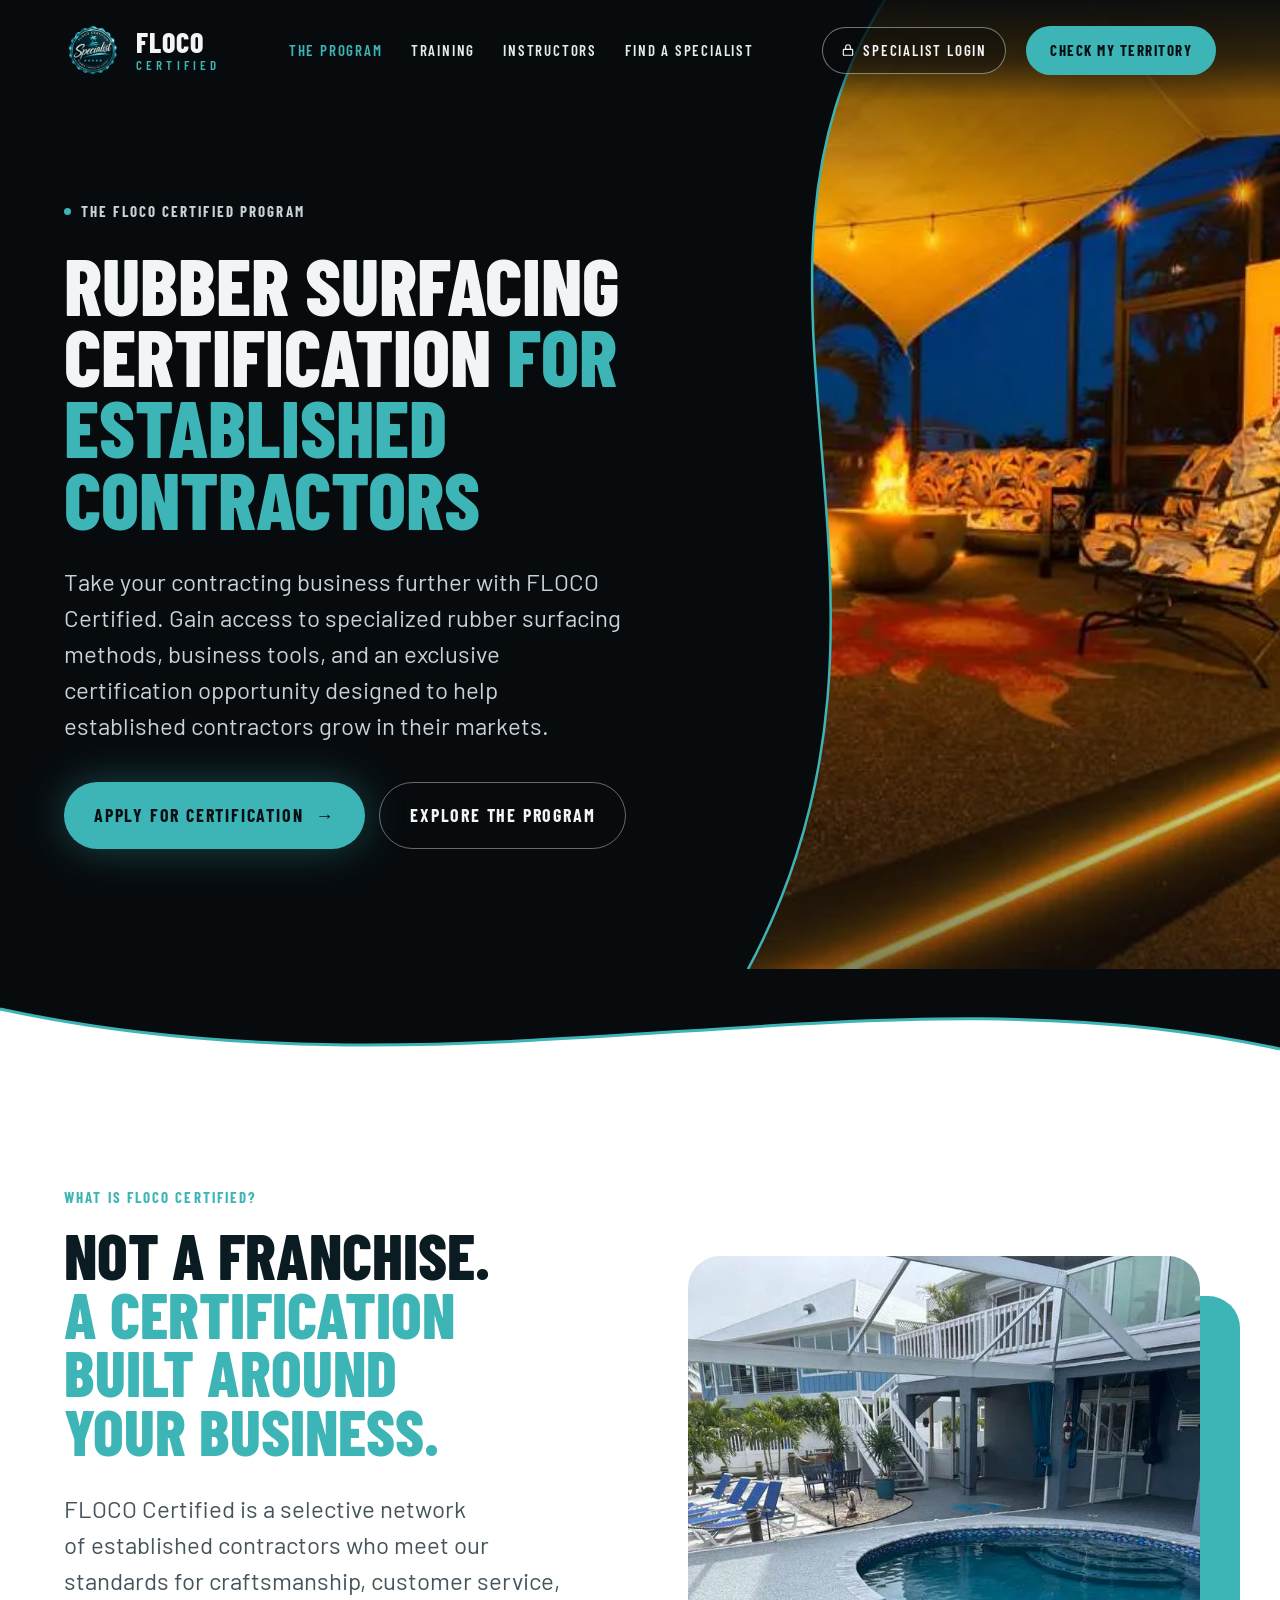
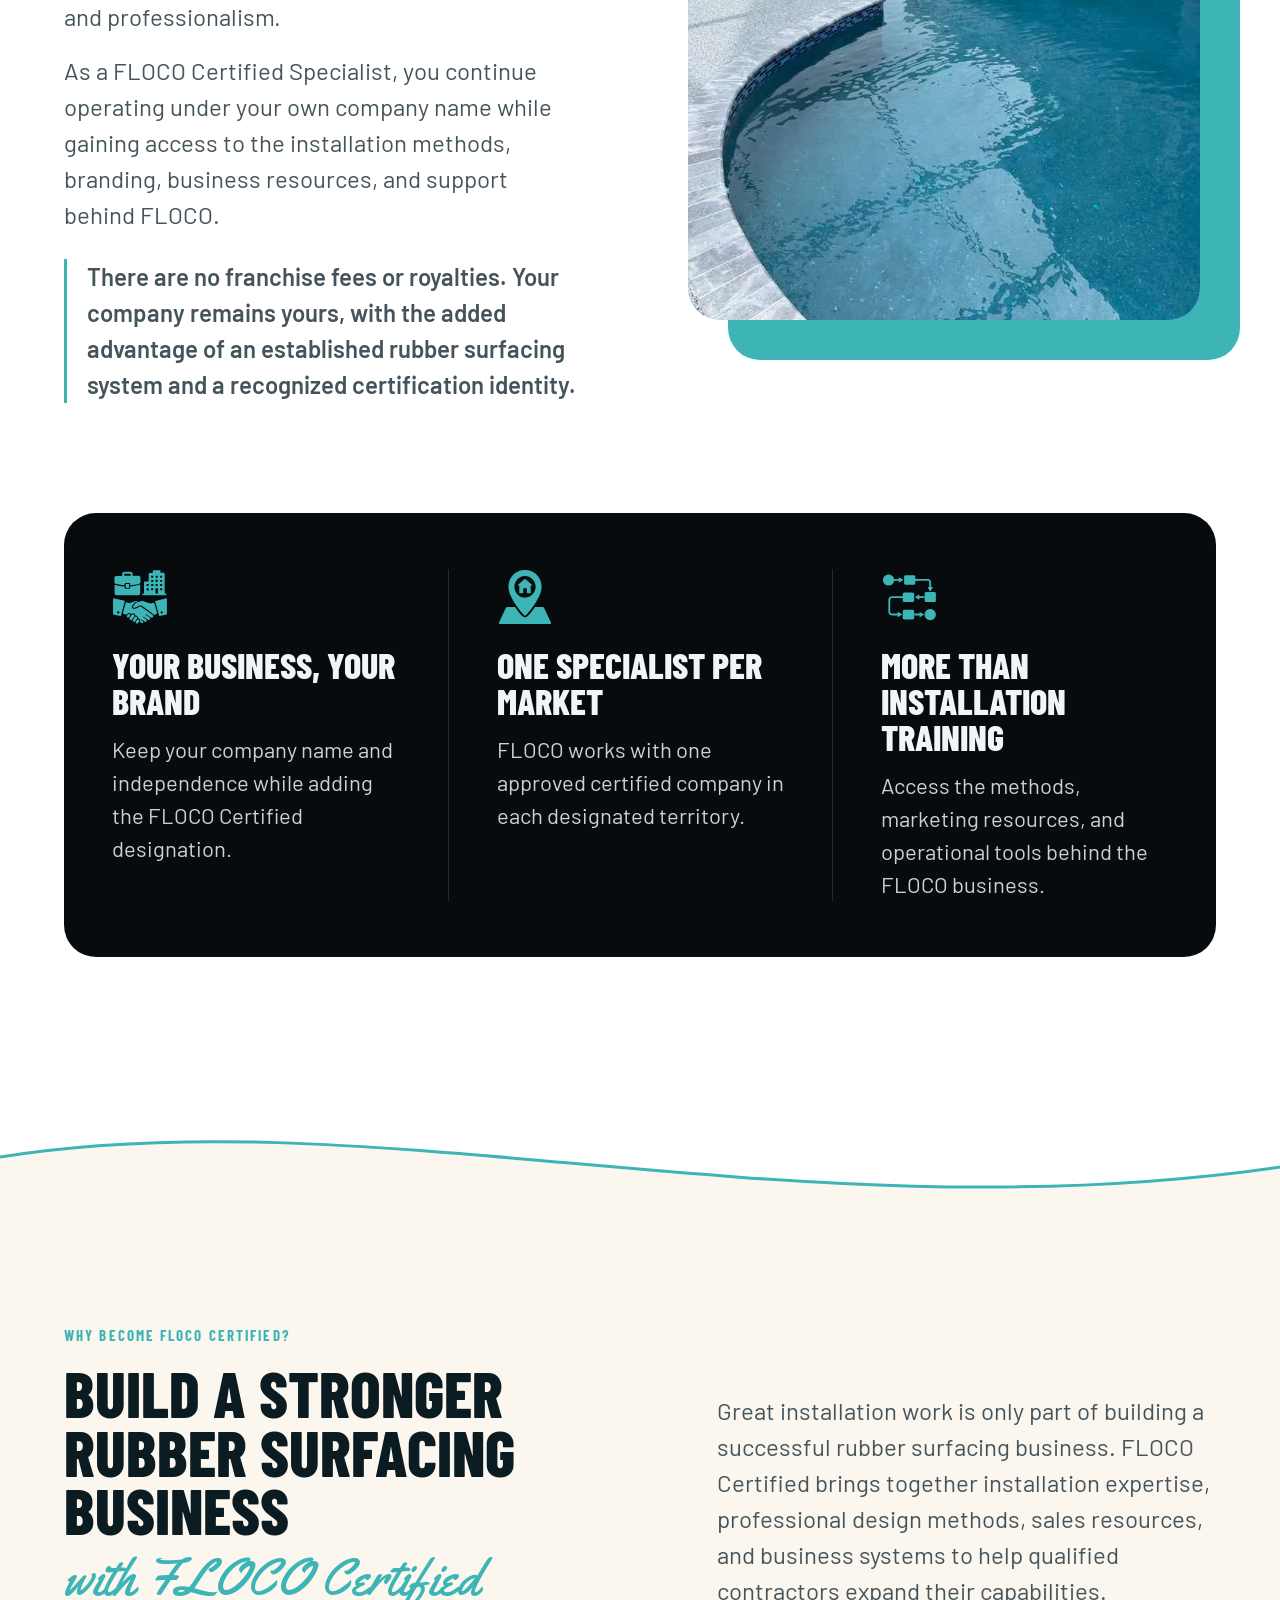
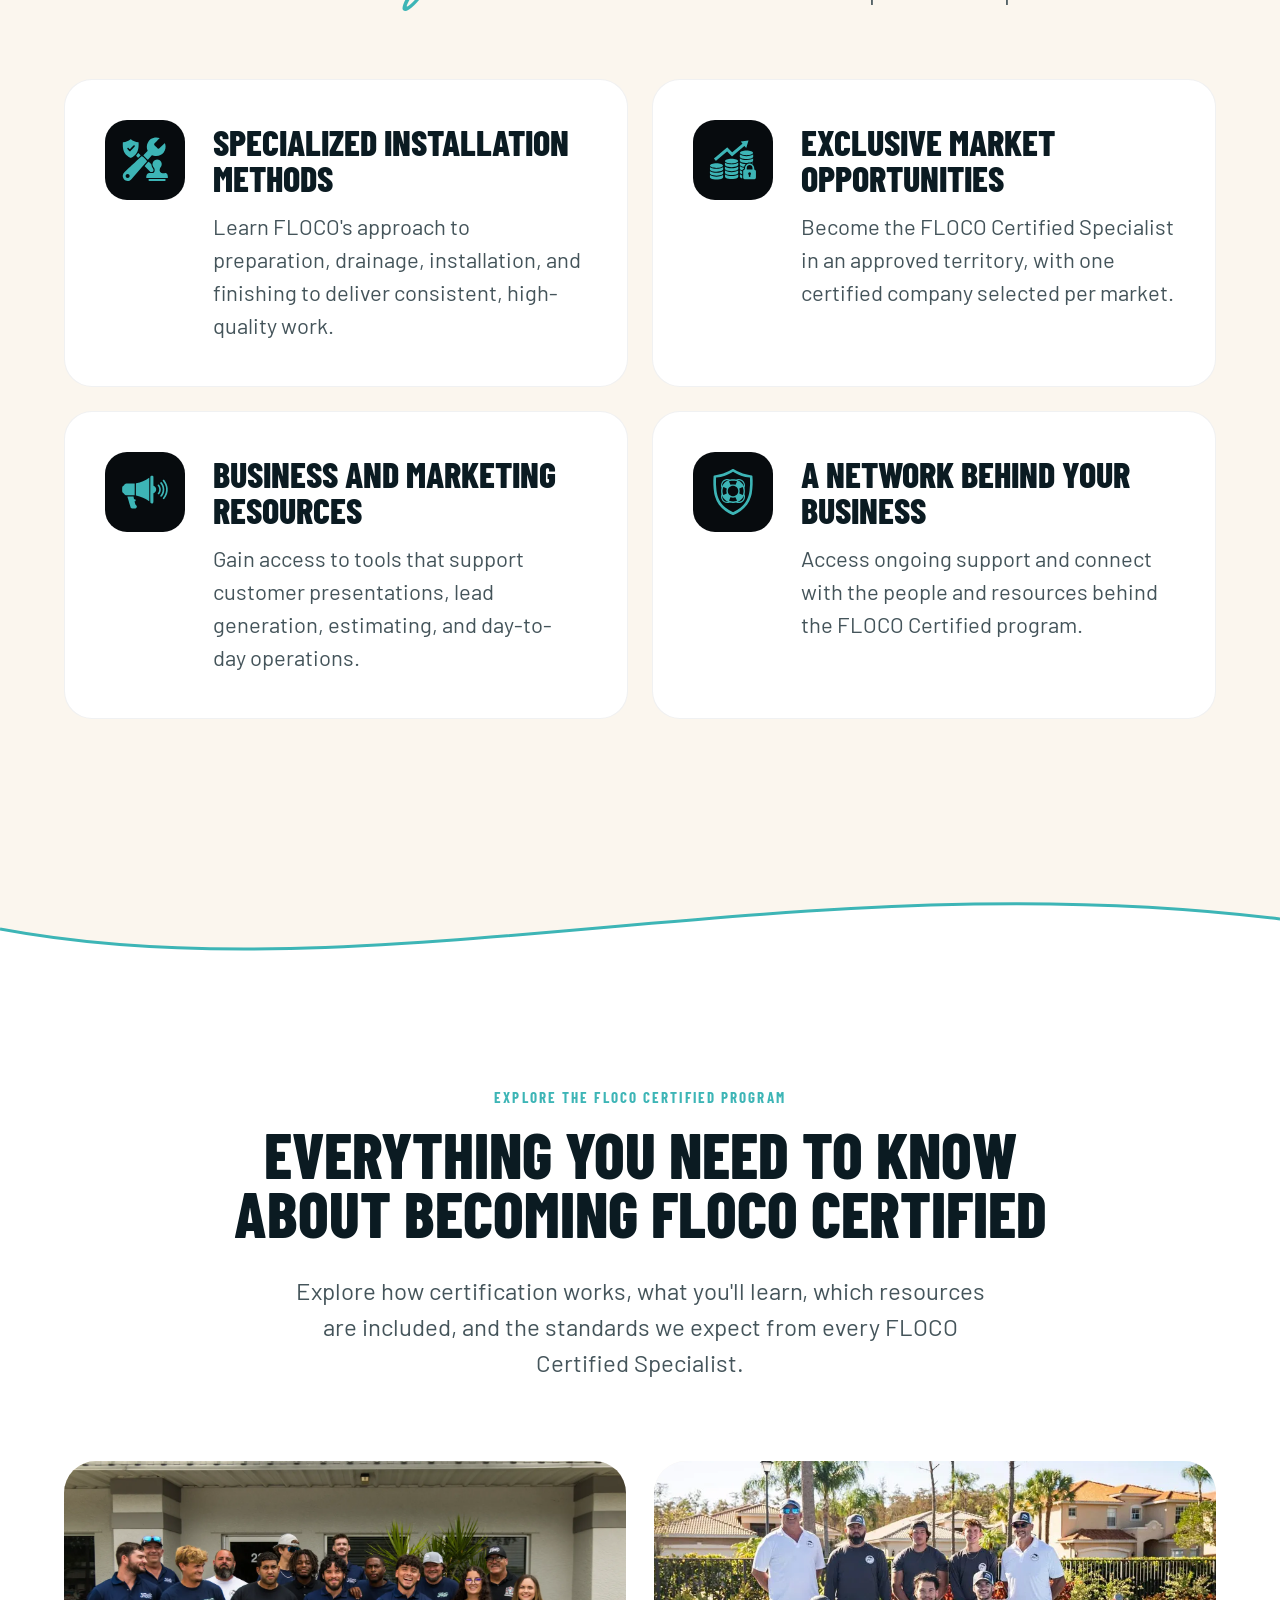
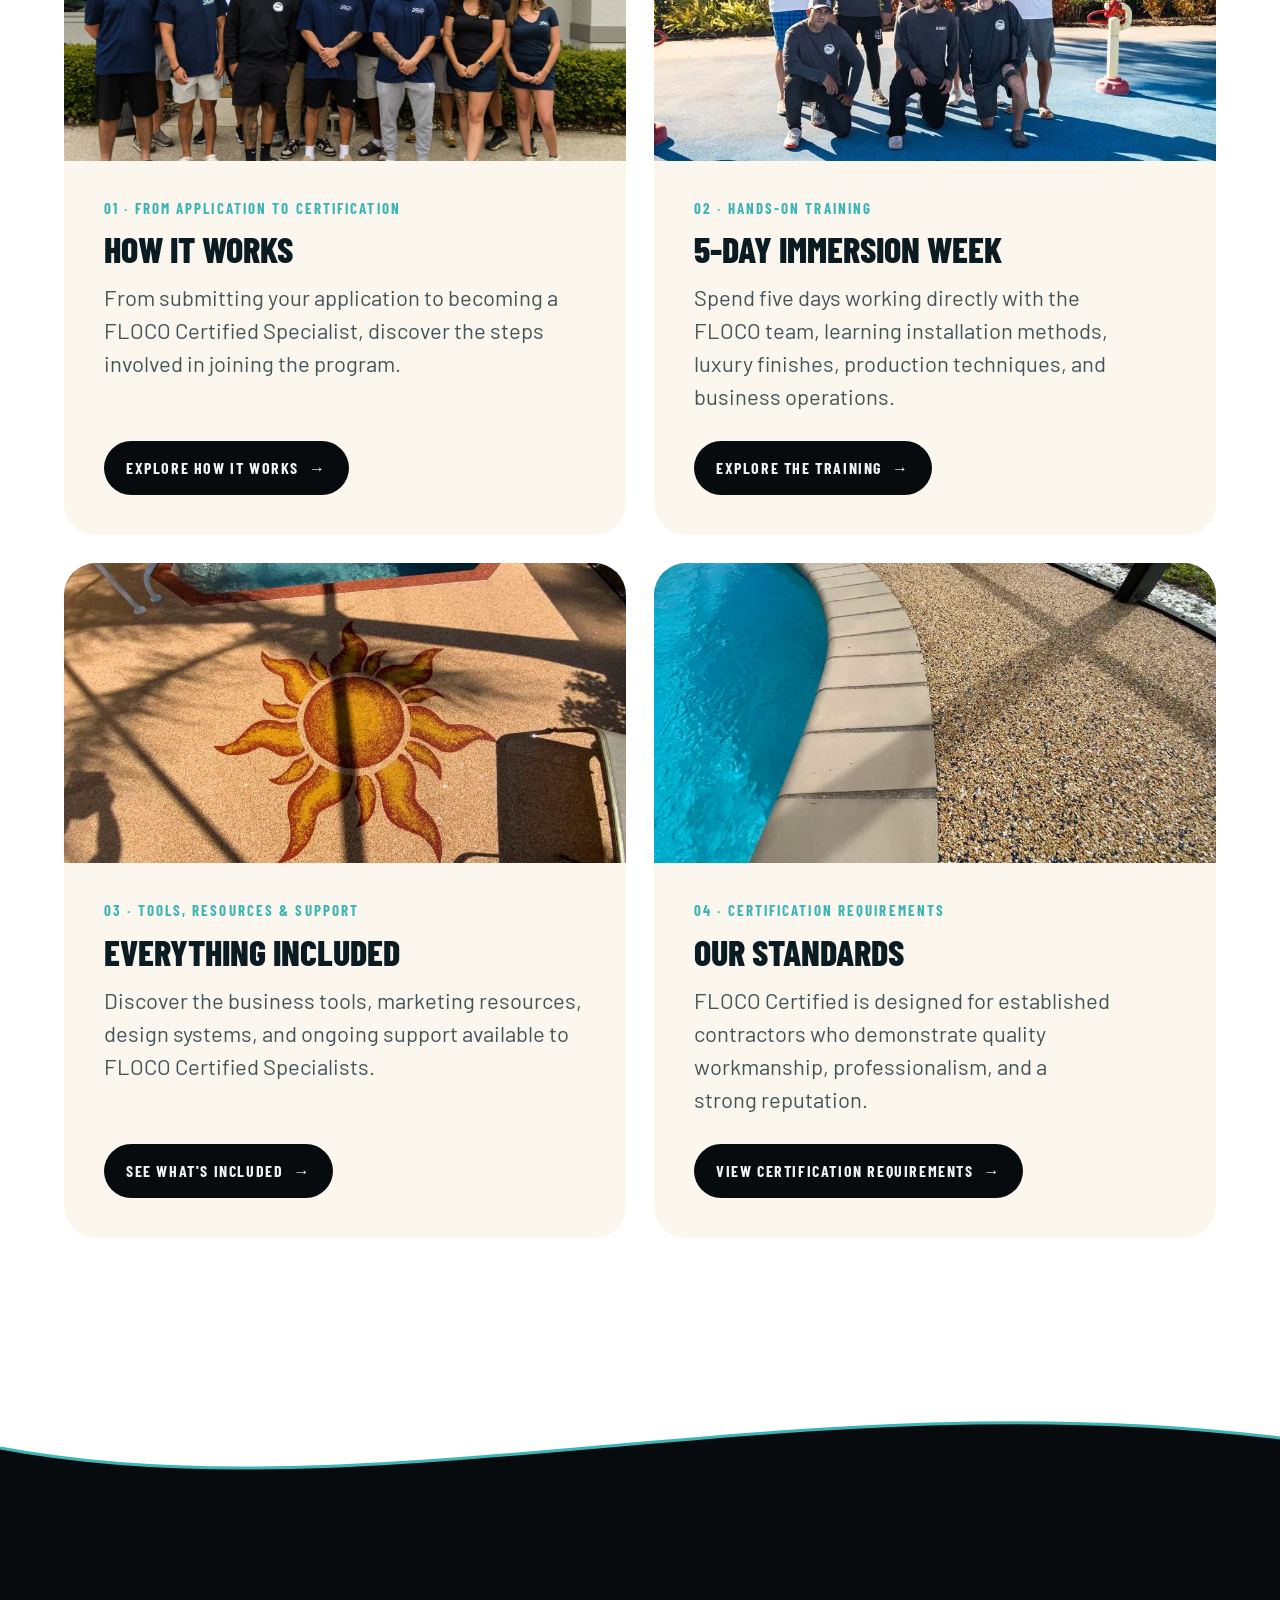
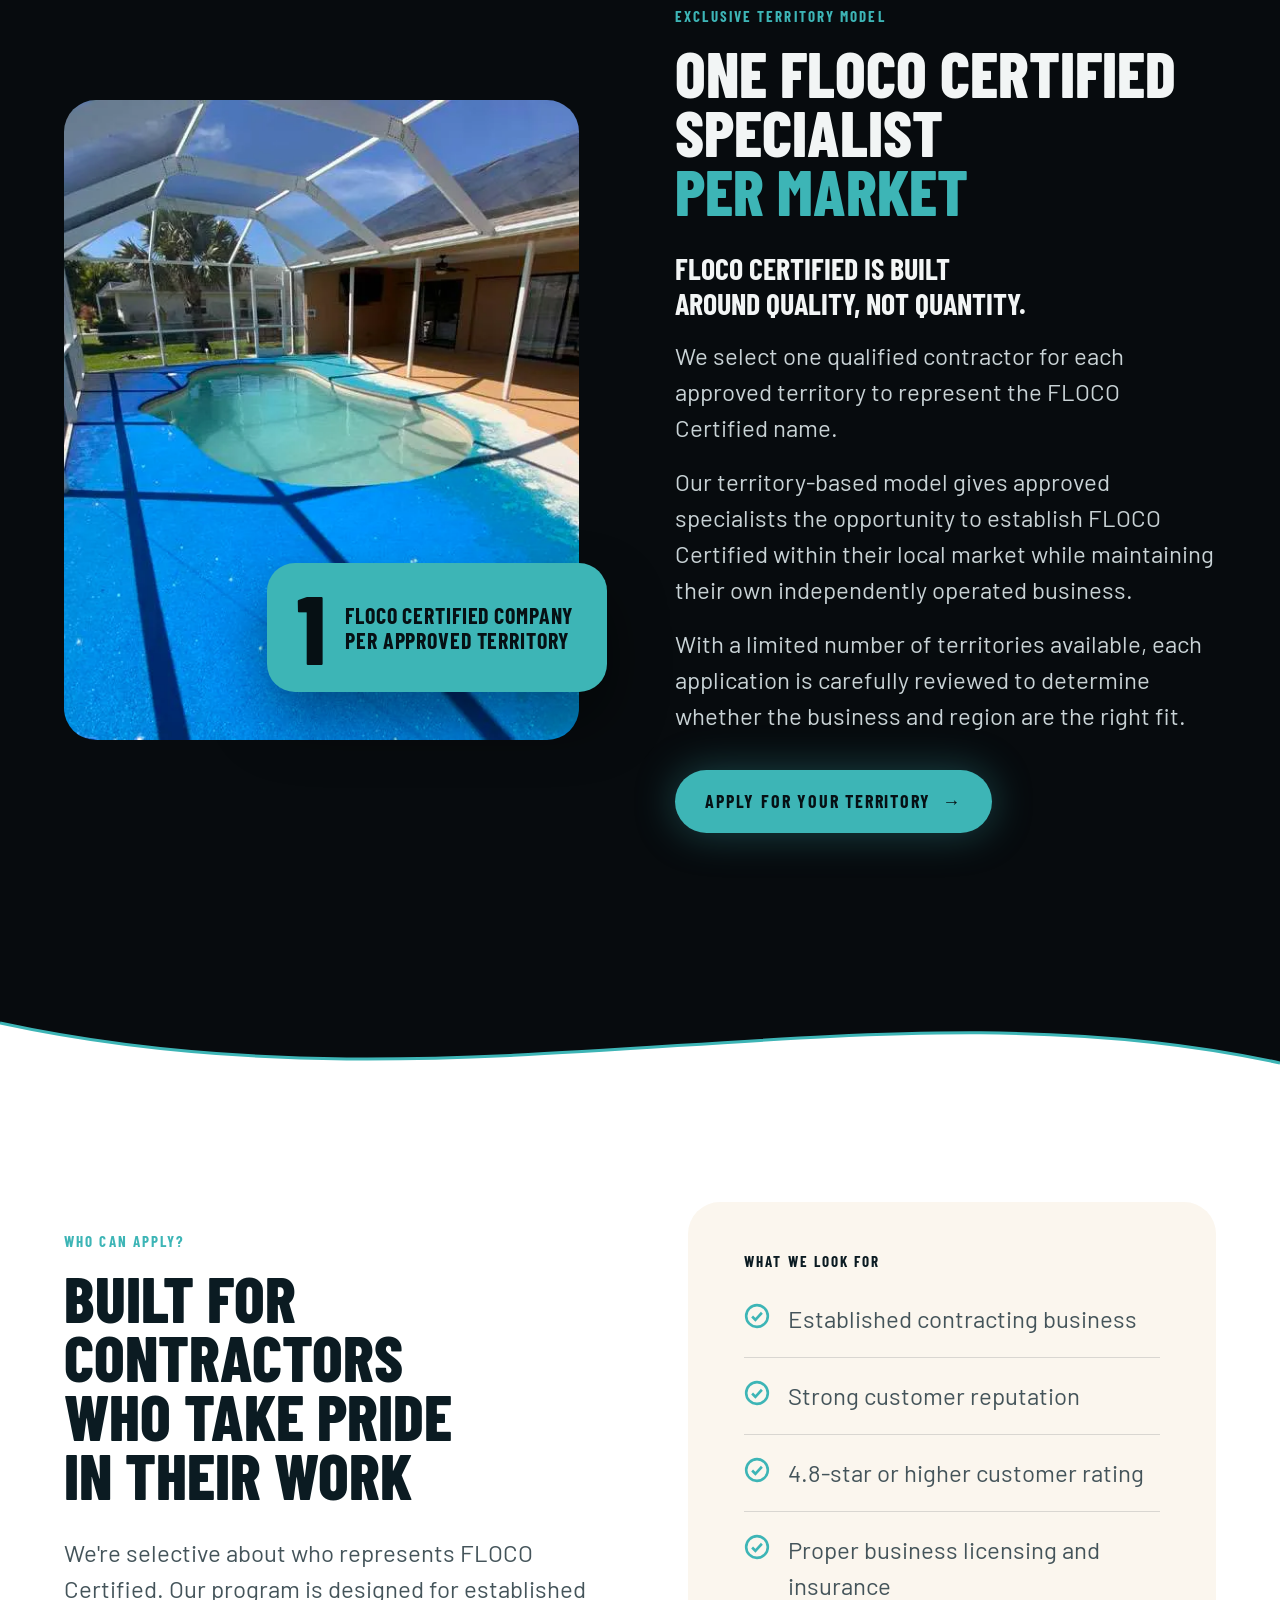
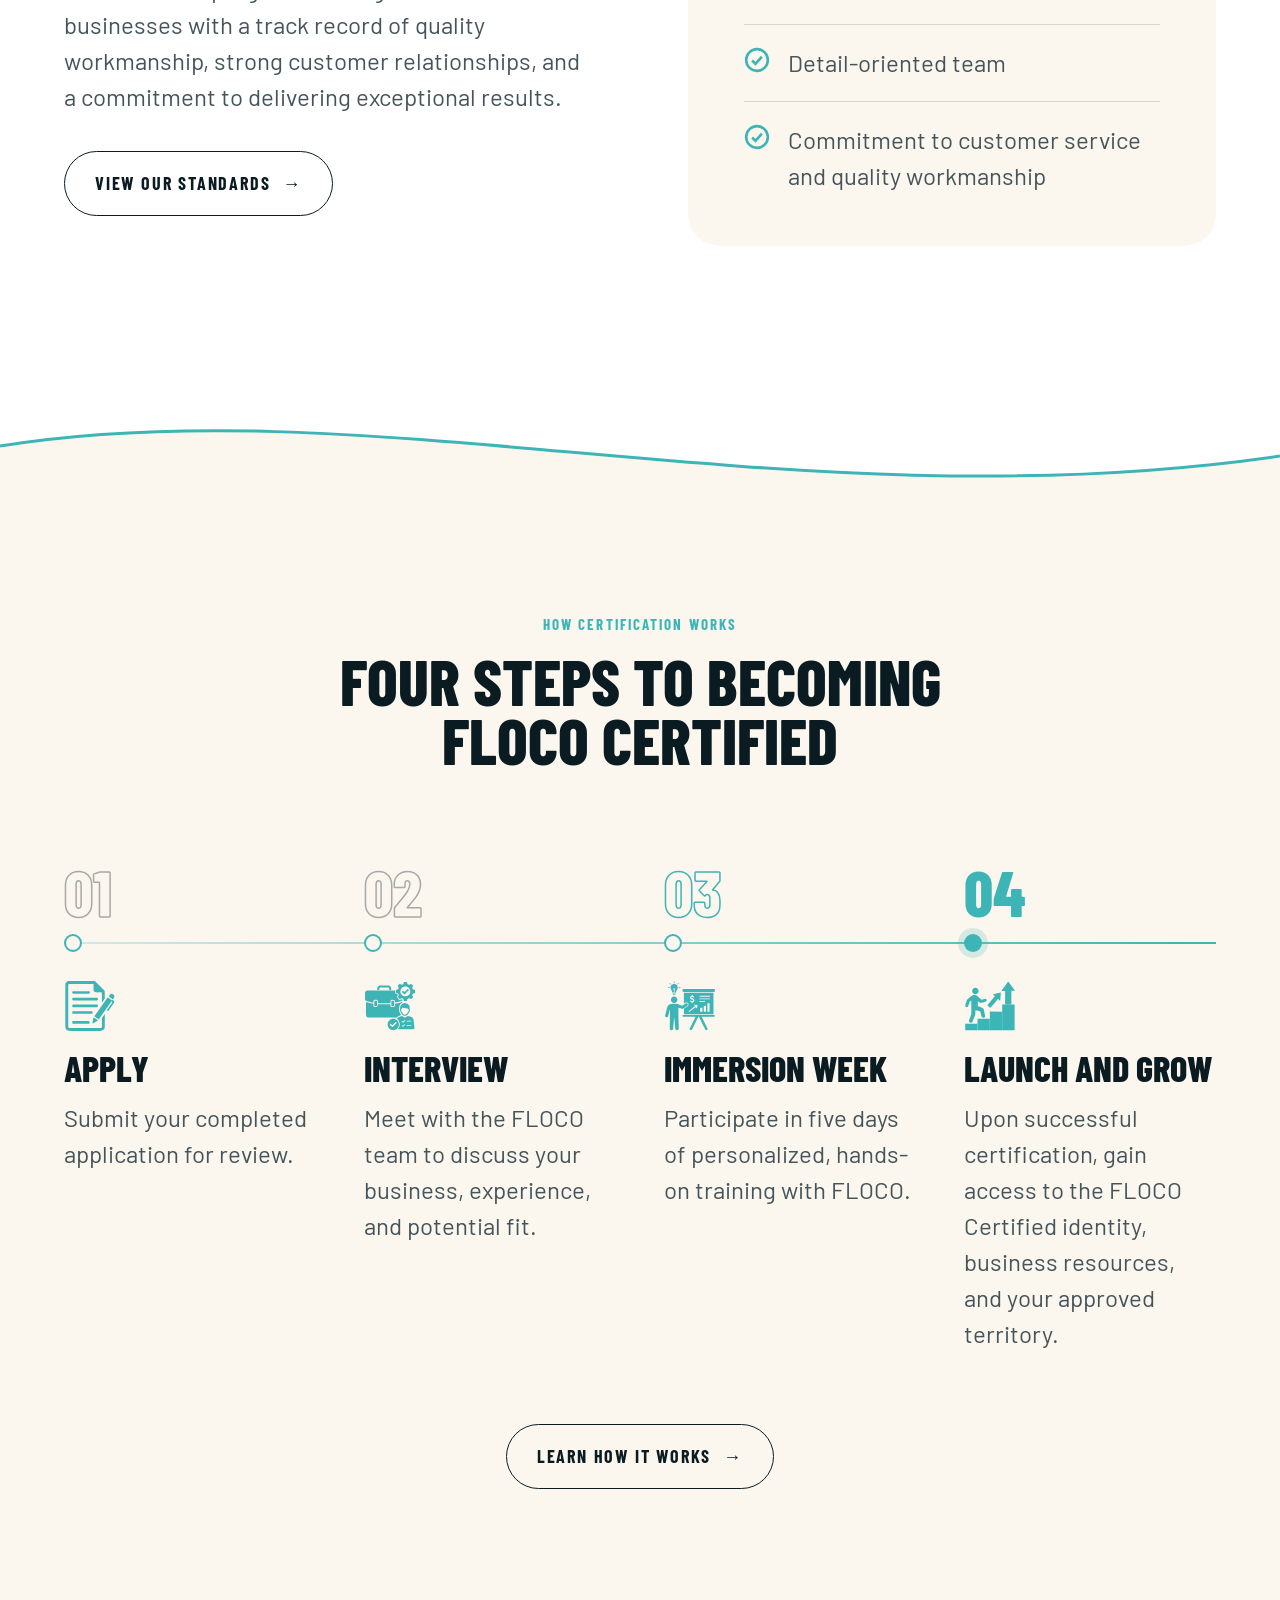
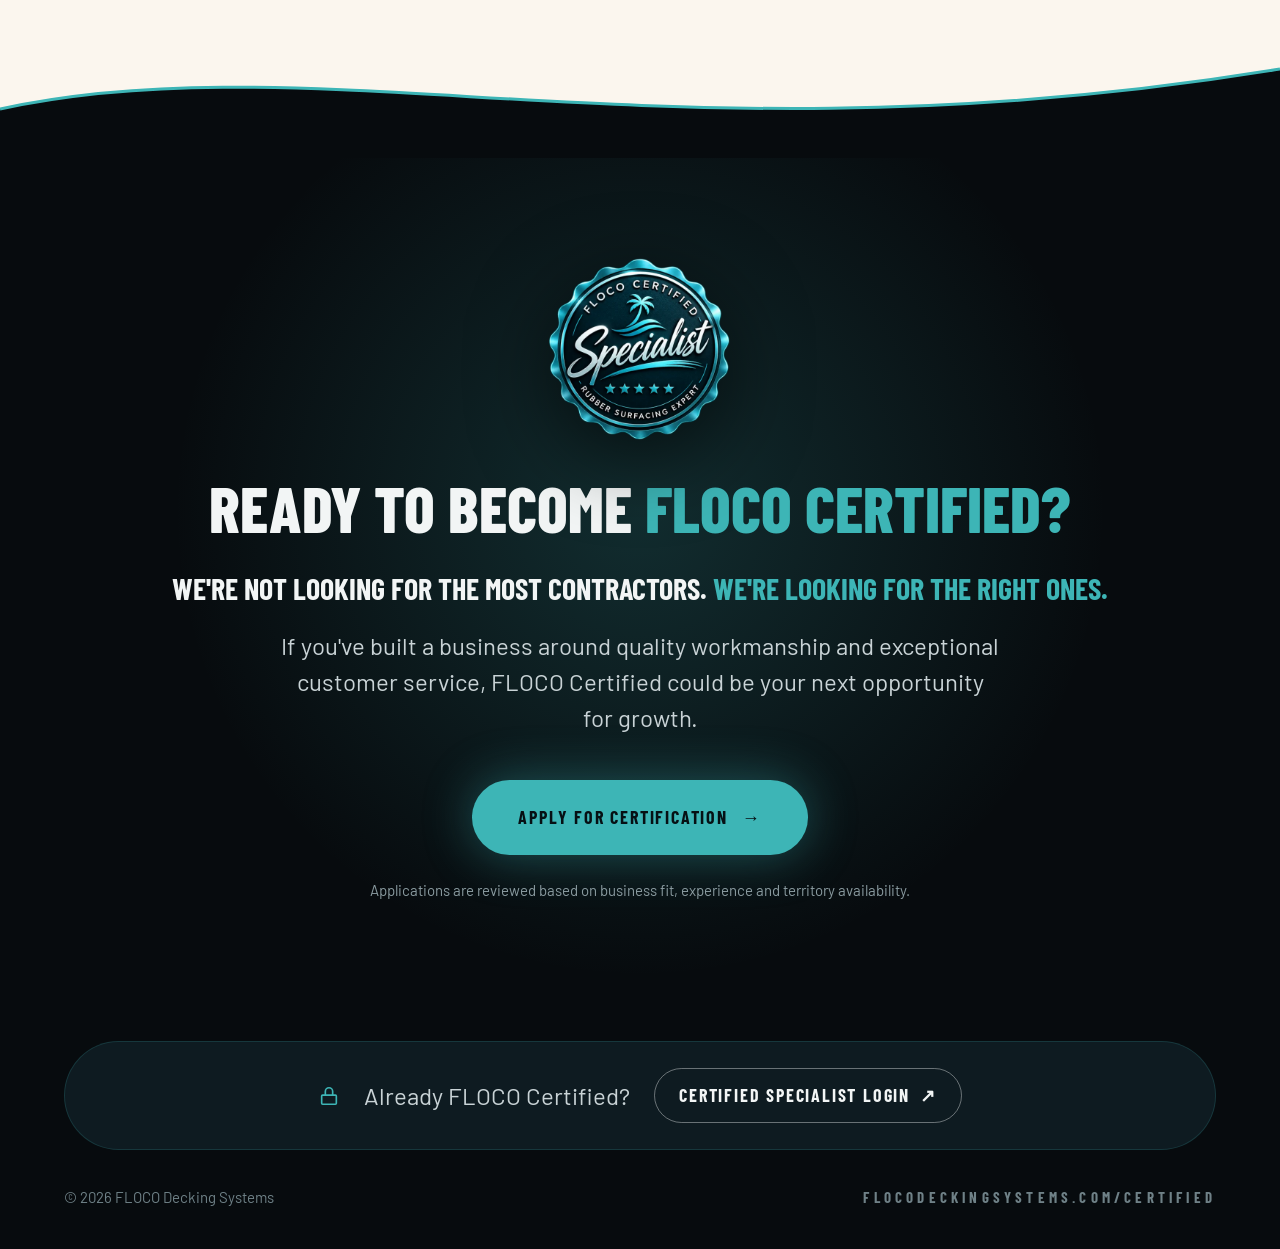
<file: program/index.html>
<!DOCTYPE html>
<html lang="en">
<head>
<meta charset="utf-8">
<meta name="viewport" content="width=device-width, initial-scale=1">
<title>Rubber Surfacing Certification for Contractors | FLOCO</title>
<meta name="description" content="Grow your contracting business with FLOCO Certified. Explore hands-on rubber surfacing training, exclusive territories, and business support.">
<meta name="theme-color" content="#070B0E">
<meta property="og:type" content="website">
<meta property="og:site_name" content="FLOCO Certified">
<meta property="og:title" content="Rubber Surfacing Certification for Contractors | FLOCO">
<meta property="og:description" content="Grow your contracting business with FLOCO Certified. Explore hands-on rubber surfacing training, exclusive territories, and business support.">
<meta name="twitter:card" content="summary_large_image">
<!-- TODO before launch: add <link rel="canonical"> (…/program/), og:url and og:image as absolute URLs once the live domain is confirmed. -->
<link rel="icon" type="image/webp" href="../assets/images/floco-certified-badge.webp">
<link rel="preconnect" href="https://fonts.googleapis.com">
<link rel="preconnect" href="https://fonts.gstatic.com" crossorigin>
<link href="https://fonts.googleapis.com/css2?family=Barlow+Condensed:wght@500;600;700;800&family=Barlow:wght@400;500;600;700&family=Yellowtail&display=swap" rel="stylesheet">
<link rel="preload" as="image" href="../assets/images/floco-surfacing-gallery-4.webp">
<link rel="stylesheet" href="../css/styles.css">
<link rel="stylesheet" href="../css/responsive.css">
</head>
<body class="program-page">
<div class="page" style="background:#FFFFFF;color:#0B1B22;font-family:'Barlow',sans-serif;font-size:24px;line-height:1.5;min-width:1200px;overflow:hidden;">

<!-- NAV (same as homepage; links point back to homepage sections) -->
<header class="site-header" style="position:absolute;top:0;left:0;right:0;z-index:20;background:linear-gradient(180deg,rgba(7,11,14,.9) 0%,rgba(7,11,14,.6) 60%,rgba(7,11,14,0) 100%);">
  <div class="nav-inner" style="max-width:1440px;margin:0 auto;padding:26px 64px;display:flex;align-items:center;justify-content:space-between;gap:32px;">
    <a href="../" class="nav-logo" aria-label="FLOCO Certified home" style="display:flex;align-items:center;gap:14px;color:#F2F5F5;">
      <img src="../assets/images/floco-certified-badge.webp" width="600" height="504" alt="" style="width:58px;height:auto;display:block;" />
      <span style="display:flex;flex-direction:column;line-height:1;">
        <span style="font-family:'Barlow Condensed',sans-serif;font-weight:800;font-size:28px;letter-spacing:.04em;">FLOCO</span>
        <span style="font-family:'Barlow Condensed',sans-serif;font-weight:600;font-size:13px;letter-spacing:.32em;color:#3DB5B6;margin-top:3px;">CERTIFIED</span>
      </span>
    </a>
    <nav id="site-nav" class="nav-links" aria-label="Main" style="display:flex;gap:clamp(18px,2.2vw,36px);white-space:nowrap;font-family:'Barlow Condensed',sans-serif;font-weight:600;font-size:15px;letter-spacing:.12em;text-transform:uppercase;">
      <a href="./" aria-current="page" style="color:#E4ECEC;" class="hv-1">The Program</a>
      <a href="../#training" style="color:#E4ECEC;" class="hv-2">Training</a>
      <a href="../#instructors" style="color:#E4ECEC;" class="hv-3">Instructors</a>
      <a href="../#find" style="color:#E4ECEC;" class="hv-4">Find a Specialist</a>
    </nav>
    <div class="nav-cta" style="display:flex;align-items:center;gap:20px;white-space:nowrap;">
      <a href="#login" style="font-family:'Barlow Condensed',sans-serif;font-weight:600;font-size:15px;letter-spacing:.12em;text-transform:uppercase;color:#F2F5F5;display:flex;align-items:center;gap:8px;padding:11px 18px;border:1px solid rgba(242,245,245,.45);border-radius:999px;background:rgba(7,11,14,.35);" class="hv-5">
        <svg aria-hidden="true" xmlns="http://www.w3.org/2000/svg" width="14" height="14" viewBox="0 0 24 24" fill="none" stroke="currentColor" stroke-width="2"><rect x="4" y="11" width="16" height="10" rx="1"/><path d="M8 11V7a4 4 0 0 1 8 0v4"/></svg>
        Specialist Login
      </a>
      <a href="#apply" style="font-family:'Barlow Condensed',sans-serif;font-weight:700;font-size:15px;letter-spacing:.1em;text-transform:uppercase;background:#3DB5B6;color:#061014;padding:13px 24px;border-radius:999px;" class="hv-6">Check My Territory</a>
    </div>
    <button type="button" class="nav-toggle" aria-controls="site-nav" aria-expanded="false" aria-label="Open menu"><span></span><span></span><span></span></button>
  </div>
</header>

<main>

<!-- 1 HERO — dark (homepage hero treatment) -->
<section class="hero program-hero" aria-labelledby="program-title" style="position:relative;min-height:860px;background:#070B0E;color:#F2F5F5;">
  <div class="hero-media" style="position:absolute;top:0;bottom:0;left:max(36%,520px);right:0;">
    <img src="../assets/images/floco-surfacing-gallery-4.webp" width="900" height="601" alt="Covered patio finished in FLOCO rubber surfacing with a sun inlay and LED edge lighting at night" loading="eager" fetchpriority="high" decoding="async" class="slot-img" />
  </div>
  <div class="hero-shade" style="position:absolute;top:0;bottom:0;left:max(36%,520px);right:0;pointer-events:none;background:linear-gradient(180deg,rgba(7,11,14,.65) 0%,rgba(7,11,14,0) 25%,rgba(7,11,14,0) 70%,rgba(7,11,14,.5) 100%);"></div>
  <svg class="hero-curve" aria-hidden="true" xmlns="http://www.w3.org/2000/svg" viewBox="0 0 100 100" preserveAspectRatio="none" style="position:absolute;top:0;bottom:0;left:max(36%,520px);width:calc(100% - max(36%,520px));height:100%;pointer-events:none;">
    <path d="M0 0 H48 C24 30 56 62 30 100 H0 Z" fill="#070B0E"/>
    <path d="M48 0 C24 30 56 62 30 100" fill="none" stroke="#3DB5B6" stroke-width="2.5" vector-effect="non-scaling-stroke"/>
  </svg>
  <div class="hero-content" style="position:relative;max-width:1440px;margin:0 auto;padding:200px 64px 120px;pointer-events:none;">
    <div style="max-width:620px;pointer-events:auto;">
      <div style="display:flex;align-items:center;gap:10px;margin-bottom:26px;font-family:'Barlow Condensed',sans-serif;font-weight:700;font-size:15px;letter-spacing:.14em;color:#C9D3D6;text-transform:uppercase;">
        <span aria-hidden="true" style="width:7px;height:7px;border-radius:50%;background:#3DB5B6;"></span>The FLOCO Certified Program
      </div>
      <h1 id="program-title" class="hero-title" style="margin:0;font-family:'Barlow Condensed',sans-serif;font-weight:800;text-transform:uppercase;font-size:clamp(72px,6.2vw,96px);line-height:.9;color:#F2F5F5;width:800px;max-width:none;">Rubber Surfacing Certification <span style="color:#3DB5B6;">for Established Contractors</span></h1>
      <p style="margin:30px 0 0;max-width:560px;font-size:24px;line-height:1.5;color:#C9D3D6;text-wrap:pretty;">Take your contracting business further with FLOCO Certified. Gain access to specialized rubber surfacing methods, business tools, and an exclusive certification opportunity designed to help established contractors grow in their markets.</p>
      <div class="hero-actions" style="display:flex;gap:14px;margin-top:38px;white-space:nowrap;">
        <a href="#apply" style="font-family:'Barlow Condensed',sans-serif;font-weight:700;font-size:18px;letter-spacing:.1em;text-transform:uppercase;background:#3DB5B6;color:#061014;padding:19px 30px;border-radius:999px;box-shadow:0 0 40px rgba(61,181,182,.35);display:flex;align-items:center;gap:12px;" class="hv-7">Apply for Certification <span aria-hidden="true">→</span></a>
        <a href="#overview" style="font-family:'Barlow Condensed',sans-serif;font-weight:700;font-size:18px;letter-spacing:.1em;text-transform:uppercase;color:#F2F5F5;padding:19px 30px;border-radius:999px;border:1px solid rgba(242,245,245,.4);" class="hv-8">Explore the Program</a>
      </div>
    </div>
  </div>
</section>

<svg aria-hidden="true" xmlns="http://www.w3.org/2000/svg" viewBox="0 0 1440 120" preserveAspectRatio="none" style="display:block;width:100%;height:120px;background:#070B0E;margin-bottom:-1px;">
  <path d="M0 120 L0 40 C520 140 980 -10 1440 80 L1440 120 Z" fill="#FFFFFF"/>
  <path d="M0 40 C520 140 980 -10 1440 80" fill="none" stroke="#3DB5B6" stroke-width="3" vector-effect="non-scaling-stroke"/>
</svg>

<!-- 2 WHAT IS FLOCO CERTIFIED — white, split (image right) + dark points panel -->
<section id="overview" aria-labelledby="overview-title" style="position:relative;background:#FFFFFF;padding:100px 0 150px;">
  <div class="split what-split" style="max-width:1440px;margin:0 auto;padding:0 64px;display:grid;grid-template-columns:minmax(0,1fr) minmax(0,1fr);gap:96px;align-items:center;">
    <div>
      <div style="font-family:'Barlow Condensed',sans-serif;font-weight:700;font-size:15px;letter-spacing:.14em;text-transform:uppercase;color:#3DB5B6;line-height:1.3;margin-bottom:18px;">What Is FLOCO Certified?</div>
      <h2 id="overview-title" style="margin:0;font-family:'Barlow Condensed',sans-serif;font-weight:800;font-size:clamp(60px,5vw,80px);line-height:.92;text-transform:uppercase;text-wrap:balance;">Not a Franchise. <span style="color:#3DB5B6;">A Certification Built Around Your Business.</span></h2>
      <p style="margin:30px 0 0;font-size:24px;line-height:1.5;color:#44545A;text-wrap:pretty;">FLOCO Certified is a selective network of established contractors who meet our standards for craftsmanship, customer service, and professionalism.</p>
      <p style="margin:18px 0 0;font-size:24px;line-height:1.5;color:#44545A;text-wrap:pretty;">As a FLOCO Certified Specialist, you continue operating under your own company name while gaining access to the installation methods, branding, business resources, and support behind FLOCO.</p>
      <p style="margin:26px 0 0;padding-left:20px;border-left:3px solid #3DB5B6;font-size:24px;line-height:1.5;font-weight:600;color:#44545A;text-wrap:pretty;">There are no franchise fees or royalties. Your company remains yours, with the added advantage of an established rubber surfacing system and a recognized certification identity.</p>
    </div>
    <div class="what-media" style="position:relative;height:680px;">
      <div class="what-accent" style="position:absolute;top:40px;right:-24px;bottom:-24px;left:40px;border-radius:32px;background:#3DB5B6;"></div>
      <div style="position:absolute;inset:0 16px 16px 0;"><img src="../assets/images/floco-surfacing-gallery-11.webp" width="675" height="900" alt="Curved residential pool deck finished in light grey FLOCO rubber surfacing" loading="lazy" decoding="async" class="slot-img" style="border-radius:32px;" /></div>
    </div>
  </div>
  <div style="max-width:1440px;margin:110px auto 0;padding:0 64px;">
    <ul class="what-points" role="list" style="list-style:none;margin:0;padding:56px 0;background:#070B0E;color:#F2F5F5;border-radius:32px;display:grid;grid-template-columns:repeat(3,minmax(0,1fr));">
      <li style="padding:0 48px;">
        <svg aria-hidden="true" focusable="false" style="width:56px;height:56px;flex-shrink:0;display:block;color:#3DB5B6;" xmlns="http://www.w3.org/2000/svg" viewBox="9949.3 547.7 225.8 225.8" fill="currentColor"><path d="M10113.6,562.6c-.1-2.3,0-4.5,0-6.9.1-1.7,1.1-2.6,3.1-2.6,8.4,0,16.7-.1,24.9,0,2.2,0,3.3,1,3.2,2.9,0,2.2,0,4.4,0,6.5,0,.4.3.8.8.8h12.8c1.4,0,2.6.9,3.1,2.1.2.6.3,1.9.3,4.1-.1,21.4-.2,46.8-.2,76.3,0,.5.4.8.8.8h4c1,0,1.7.8,1.7,1.7v3.7c0,1-.8,1.9-1.9,1.9h-92.7c-1.1,0-1.9-.9-1.9-1.9v-3.1c0-.9.7-1.7,1.6-1.8l3.8-.3c.8,0,1.4-.7,1.4-1.5-.3-16.8-.4-31.6-.3-44.6,0-2.1,1-3.1,2.9-3.1,7.1,0,12.2,0,15.3,0,.3,0,.5-.3.6-.6.1-10.8.2-20.8.4-30.1,0-2.2,1-3.3,2.9-3.3,3,0,7.2,0,12.4,0,.5,0,.8-.4.8-.8M10115.7,576.3c0-.9-.7-1.7-1.6-1.7h-5c-.9,0-1.7.7-1.7,1.6v4.8c0,.9.7,1.7,1.6,1.7h5c.9,0,1.7-.7,1.7-1.6v-4.8M10133.6,576.5c0-1-.9-1.9-1.9-1.9h-4.7c-1,0-1.9.9-1.9,2v4.3c0,1,.9,1.9,2,1.9h4.7c1,0,1.9-.9,1.9-2v-4.3M10151.4,576.5c0-.9-.7-1.6-1.6-1.6h-4.8c-.9,0-1.6.6-1.6,1.5v4.8c0,.9.6,1.6,1.5,1.6h4.8c.9,0,1.6-.6,1.6-1.5v-4.8M10125.1,598.3c0,1,.9,1.7,1.9,1.6l5.3-.5c1,0,1.7-.9,1.6-1.9l-.4-4.4c0-.9-.8-1.6-1.7-1.6h-5.4c-1.1,0-1.9.8-1.8,1.9l.5,5M10151.7,593.1c0-.8-.6-1.5-1.5-1.5h-5.3c-.8-.1-1.5.5-1.5,1.3v5.2c-.1.8.5,1.5,1.3,1.5h5.3c.8.1,1.5-.5,1.5-1.3v-5.2M10115.6,593.2c0-.8-.6-1.4-1.4-1.4h-5.4c-.8,0-1.4.6-1.4,1.4v5.1c0,.8.6,1.4,1.4,1.4h5.4c.8,0,1.4-.6,1.4-1.4v-5.1M10133.4,609.8c0-.9-.7-1.6-1.6-1.6h-5.1c-.9,0-1.6.7-1.6,1.6v5.1c0,.9.7,1.6,1.6,1.6h5.1c.9,0,1.6-.7,1.6-1.6v-5.1M10115.7,609.6c0-.7-.6-1.3-1.3-1.4h-5.6c-.7,0-1.3.5-1.4,1.2v5.6c0,.7.5,1.3,1.2,1.4h5.6c.7,0,1.3-.5,1.4-1.2v-5.6M10145,608.3c-1,0-1.8.8-1.8,1.8v4.7c0,1,.7,1.8,1.7,1.8h5c1,0,1.8-.8,1.8-1.8v-4.6c0-1-.7-1.8-1.7-1.8h-5M10097.1,609.6c0-.7-.5-1.2-1.2-1.2h-5.8c-.7,0-1.2.5-1.2,1.1v5.8c0,.7.5,1.2,1.1,1.2h5.8c.7,0,1.2-.5,1.2-1.1v-5.8M10097.1,626.7c0-.6-.5-1.1-1.1-1.1h-6.2c-.6,0-1.1.5-1.1,1.1v6.1c0,.6.5,1.1,1.1,1.1h6.2c.6,0,1.1-.5,1.1-1.1v-6.1M10108.6,625.7c-.7,0-1.3.6-1.3,1.3v5.4c0,.7.5,1.3,1.2,1.3h5.4c.7,0,1.3-.6,1.3-1.3v-5.4c0-.7-.5-1.3-1.2-1.3h-5.4M10134.5,626.6c0-.5-.4-.9-.9-.9h-8c-.5,0-.9.4-.9.9v18.7c0,.5.3.9.9.9h8c.5,0,.9-.4.9-.9v-18.7M10151.8,626.9c0-.7-.5-1.2-1.2-1.2h-6c-.7-.1-1.2.4-1.2,1.1v5.4c-.1.7.4,1.2,1.1,1.2h6c.7.1,1.2-.4,1.2-1.1v-5.4h0Z"/><path d="M10022.6,612.4c-.3-2.7,1.1-7.7-3.3-7.8-8.2-.2-13.3-.2-15.1,0-3.9.3-4,5.2-4.3,8.2,0,.4-.4.7-.7.6-11.5-1-22.9-3.1-34.2-6.3-2.8-.8-5.9-2.2-5.9-5.4,0-9.1,0-14.3,0-15.7-.2-5.7,1.4-10.3,7.4-10.3,8.5,0,16.1,0,23-.2.3,0,.6-.3.6-.6,0-2.1,0-3.9,0-5.4,0-6.1,3.3-10.7,9.8-10.9,0,0,5.8,0,17.2-.2,5.6,0,9.1.3,10.7,1.2,5.8,3.2,5,9.2,5,15.2,0,.4.3.8.8.8,8.6,0,16-.1,22.1-.2,7.4,0,8.5,5,8.3,11.5-.1,2.9,0,7.1.1,12.4.2,4.3-1.1,6.4-5.4,7.6-13.5,3.8-25.3,5.9-35.3,6.3-.4,0-.8-.3-.8-.7M10024.9,567.6c0-.7-.5-1.2-1.2-1.2h-24.2c-.7,0-1.2.5-1.2,1.1v6.6c0,.7.5,1.2,1.2,1.2h24.2c.7,0,1.2-.5,1.2-1.1v-6.6h0Z"/><path d="M10016.7,608.3c1.1,0,2,.9,2,2v10.2c0,1.9-1.5,3.4-3.2,3.4h-7.7c-1.8,0-3.2-1.6-3.2-3.5v-10.2c0-1.1.9-2,2.1-2h10.1Z"/><path d="M10011.5,627.7c5,0,9.5,1.2,10.5-4.8.5-2.6.7-4,.7-4,0-.3.3-.6.7-.6,13.4-1.4,26.3-3.6,38.7-7.6.5-.1.9.2.9.7,0,4.6,0,14.7,0,30.3,0,5.8-.3,9.6-5.2,11.7-.9.4-2.7.5-5.5.6-3.7,0-17.3,0-40.9,0-23.6,0-37.2,0-40.9,0-2.8,0-4.6-.2-5.5-.5-4.9-2.1-5.3-6-5.3-11.7,0-15.6,0-25.7,0-30.3,0-.5.5-.8.9-.7,12.4,4,25.4,6.1,38.8,7.5.3,0,.6.3.7.6,0,0,.2,1.4.7,4,1.1,6,5.5,4.8,10.5,4.8h0Z"/><path d="M9955.2,665.8l44.8,10.4c.7.2,1.2.9,1,1.7l-15.9,58.8c-.2.7-.9,1.1-1.6,1l-28.8-6.2c-.6-.1-1.1-.7-1.1-1.3v-63c0-.9.8-1.5,1.7-1.3M9974.6,718.1c-2.4,0-4.4,2.1-4.4,4.8s2,4.8,4.4,4.8,4.4-2.1,4.4-4.8-2-4.8-4.4-4.8h0Z"/><path d="M10123.9,676.3l45.4-10.9c.7-.2,1.4.4,1.4,1.1v63.7c0,.6-.4,1-.9,1.1l-28.8,5.9c-.6.1-1.2-.2-1.4-.8l-16.6-58.7c-.2-.6.2-1.3.8-1.4M10149.8,718.3c-2.3-.2-4.3,1.7-4.5,4.3-.2,2.6,1.5,4.8,3.7,5,2.3.2,4.3-1.7,4.5-4.3.2-2.6-1.5-4.8-3.7-5h0Z"/><path d="M10119.8,684.8l11.7,41.2c.2.5,0,1.1-.6,1.4l-11,5.7c-.5.3-1.1.1-1.5-.3-2.3-2.6-4.9-4.9-7.7-7-4.4-3.3-15.8-11.6-34.1-24.9-6.7-4.9-13.5-8.2-21.3-3.6-7.6,4.4-12.5,8.6-19.6,6.3-3-1-3.6-2.7-1.6-5.4,4.7-6.3,8-10.5,9.8-12.5,1.5-1.6,4.2-3.1,6.6-3.6,3.9-.8,7.9-2,12-3.8,5.2-2.3,8.5-2.3,13.9-.6,5.5,1.7,12.4,3.9,20.4,6.7,4.3,1.5,9.1,2.5,12.8,1.6,3.9-1,6.8-1.7,8.7-2.1.7-.1,1.3.3,1.5.9h0Z"/><path d="M10052.1,677.3c.2.4,0,1-.6,1.1-9.2,1.8-13.4,7.6-18.8,14.6-9.6,12.3,1.8,17.4,12.7,14.2,4.9-1.4,8.6-5.4,13.4-7.1,4.3-1.5,8.7-.7,12.9,2.4,16.6,12.1,29.8,21.6,39.5,28.6,3.4,2.5,6.2,5.8,3.7,10.1-2.9,4.9-7.9,2.8-11.7.2-2-1.4-7.1-5.3-15.4-11.7-.5-.4-1.3-.3-1.7.2h0c-.4.6-.3,1.4.2,1.8,2.6,2.1,7.8,6.2,15.7,12.3,1.7,1.3,2.1,3.2,1.3,5.7-1.9,5.7-8.7,3.1-12.3.7-1.5-1-6.1-4.3-13.7-10-.6-.4-1.4-.3-1.8.3l-.2.3c-.3.4-.2,1,.2,1.3l13.3,10c1,.7,1.5,2,1.3,3.2-1.1,6.3-7.4,6.5-12,3-2.4-1.8-5.4-4-9.1-6.8-.6-.4-1.4-.3-1.8.3l-.3.3c-.2.3-.2.8.1,1,1,.8,3.3,2.7,7,5.6,2.4,1.8,2.6,3.8.6,5.9-3.1,3.4-9.6-.8-12.4-2.9-.3-.2-.4-.5-.4-.9,0-.1.3-1,.9-2.6,2.2-5.8-1.9-10.5-7.4-11.8-.3,0-.5-.4-.5-.7.2-4.9-1.9-8.3-6.3-10-1-.4-2.6-.2-3.7-.4-.4,0-.7-.4-.8-.8-1.8-8-11.1-12.2-17.1-5.3-.4.4-1,.4-1.4,0-3.5-3.7-7.6-5.4-12.4-2.6-2.2,1.3-3.8,3-5,5-.2.4-.8.6-1.2.4l-12.7-5.2c-.7-.3-1-1-.8-1.7l11-40.8c.3-.9,1.2-1.5,2.2-1.3,3.8.9,7.3,1.5,10.5,1.8,11.4.9,22.3-9.2,34.5-8,.4,0,.6.1.7.3h0Z"/><path d="M10020.4,730.1c2.6,1.8,2.6,6.1.1,9.6-2.5,3.5-6.6,4.9-9.1,3.1-2.6-1.8-2.6-6.1-.1-9.6,2.5-3.5,6.6-4.9,9.1-3.1h0Z"/><path d="M10030.2,751.1c-1.8,2.5-5.4,3.1-7.9,1.3l-.3-.2c-2.5-1.8-3.1-5.4-1.3-7.9l8.5-11.8c1.8-2.5,5.4-3.1,7.9-1.3l.3.2c2.5,1.8,3.1,5.4,1.3,7.9l-8.5,11.8h0Z"/><path d="M10042.8,758.2c-1.7,2.4-5,3.1-7.4,1.4l-.4-.3c-2.4-1.7-3.1-5-1.4-7.4l7.2-10.5c1.7-2.4,5-3.1,7.4-1.4l.4.3c2.4,1.7,3.1,5,1.4,7.4l-7.2,10.5h0Z"/><path d="M10054.9,765.2c-1.6,2.4-4.8,3-7.2,1.4l-.5-.3c-2.4-1.6-3-4.8-1.4-7.2l4-5.9c1.6-2.4,4.8-3,7.2-1.4l.5.3c2.4,1.6,3,4.8,1.4,7.2l-4,5.9h0Z"/></svg>
        <h3 style="margin:22px 0 0;font-family:'Barlow Condensed',sans-serif;font-weight:800;font-size:36px;line-height:1;text-transform:uppercase;">Your Business, Your Brand</h3>
        <p style="margin:14px 0 0;font-size:22px;line-height:1.5;color:#C9D3D6;text-wrap:pretty;">Keep your company name and independence while adding the FLOCO Certified designation.</p>
      </li>
      <li style="padding:0 48px;border-left:1px solid rgba(242,245,245,.14);">
        <svg aria-hidden="true" focusable="false" style="width:56px;height:56px;flex-shrink:0;display:block;color:#3DB5B6;" xmlns="http://www.w3.org/2000/svg" viewBox="7355.6 2830 219.9 219.9" fill="currentColor"><path d="M7465.7,2834.4c41,0,71.2,36.4,63.9,76.8-1.7,9.5-5.1,19.2-10,29.1-13,26.2-29.8,50.1-50.2,71.5-1.2,1.2-2.5,1.8-3.8,1.8s-2.7-.6-3.8-1.9c-20.4-21.5-37.1-45.3-50.1-71.6-4.9-9.9-8.2-19.6-9.9-29.1-7.3-40.4,23-76.8,64-76.7M7463.3,2857.7c-22.9,1.3-40.4,21.3-39.1,44.6,1.3,23.4,20.9,41.3,43.9,40,22.9-1.3,40.4-21.3,39.1-44.6-1.3-23.4-20.9-41.3-43.9-40h0Z"/><path d="M7465.6,2868.8c.6,0,1.3.3,2.1,1,12.2,10.2,21,17.8,26.2,22.8.2.2.5.6.8,1.2.4.6,0,1.4-.8,1.4h-5.5c-.3,0-.5.2-.5.5v28c0,.6-.5,1.1-1.1,1.1h-13.6c-.3,0-.6-.3-.6-.6v-18.6c0-.3-.2-.5-.5-.5h-13.1c-.3,0-.5.2-.5.5v18.6c0,.3-.3.6-.6.6h-13.6c-.6,0-1.1-.5-1.1-1.1v-28c0-.3-.2-.5-.5-.5h-5.5c-.7,0-1.2-.8-.8-1.4.3-.6.6-.9.8-1.2,5.2-5,14-12.6,26.2-22.8.8-.7,1.5-1,2.1-1h0Z"/><path d="M7465.6,3019.6c3.9,0,7.5-1.7,10.8-5.2,10.9-11.5,19.4-22.5,27.7-34.6.4-.7,1.2-1.1,2-1,7.7.1,17.3.2,28.7,0,2.7,0,4.6,1,5.6,3.2,3.2,6.9,12.2,26,26.8,57.3,2,4.4-1,6.3-4.9,6.3-55.2,0-87.5,0-96.8,0-9.3,0-41.6,0-96.8,0-3.9,0-6.9-2-4.9-6.3,14.7-31.3,23.7-50.4,26.9-57.3,1-2.1,2.9-3.2,5.6-3.2,11.5.1,21,0,28.7,0,.8,0,1.6.4,2,1.1,8.3,12.2,16.8,23.2,27.6,34.6,3.3,3.5,6.9,5.2,10.8,5.2h0Z"/></svg>
        <h3 style="margin:22px 0 0;font-family:'Barlow Condensed',sans-serif;font-weight:800;font-size:36px;line-height:1;text-transform:uppercase;">One Specialist Per Market</h3>
        <p style="margin:14px 0 0;font-size:22px;line-height:1.5;color:#C9D3D6;text-wrap:pretty;">FLOCO works with one approved certified company in each designated territory.</p>
      </li>
      <li style="padding:0 48px;border-left:1px solid rgba(242,245,245,.14);">
        <svg aria-hidden="true" focusable="false" style="width:56px;height:56px;flex-shrink:0;display:block;color:#3DB5B6;" xmlns="http://www.w3.org/2000/svg" viewBox="4714.9 925.3 225.4 225.4" fill="currentColor"><path d="M4767.2,965.4l.5,7.8c-2.8,16.1-20.1,23.8-34.1,15.5-12.7-7.6-14.4-25.1-4-35.2,8.9-8.7,22.5-8.4,31.6,0,3.5,3.3,5.5,7.2,6,11.9h0Z"/><path d="M4902.4,998.4c-.1-.2,0-.5.3-.5h6.1c.3,0,.5-.3.5-.5-.2-6.8-.2-12.7-.2-17.8,0-4.6-2.2-6.9-6.7-6.9-14.3,0-30.5,0-48.8.4-.2,0-.4.2-.4.4.1,3.8.1,7,0,9.6-.3,4.8-3.5,6-8.1,6-9.3,0-19,0-29,0-4.3,0-8-1.3-8.1-6-.2-5.9-.2-14.4-.2-25.6,0-6.7,4.1-7.4,10.1-7.4,12.6,0,21.4,0,26.4,0,10.9-.1,9.1,6.6,9,15.1,0,.2.2.3.3.3,16,.2,30.5.1,43.5-.2,5.3-.1,8.6,0,10.1.6,8.1,2.8,9.5,9.2,9.4,17.8,0,2.6,0,7.2,0,13.8,0,.4.3.7.7.7l6-.3c.3,0,.6.3.4.6-2,3.5-4.6,8.1-7.7,13.8-.6,1-1.3,1.7-2.2,2.1-.9.4-2,0-2.5-.9l-8.7-15h0Z"/><path d="M4767.6,973.1l-.5-7.8,19.2.2c.2,0,.4-.2.4-.4v-6.2c0-.2.2-.3.4-.2l16,9.3c.9.5.9,1.8,0,2.3l-15.1,9.8c-.6.4-1.4,0-1.4-.8v-5.9c0-.2-.2-.4-.4-.4h-18.7Z"/><path d="M4890.6,1042.4v-7.4c0-3.4,0-6.8,0-10.2,0-6,4.2-6.7,9.5-6.6,5.8,0,14.5,0,26.1,0,5.7,0,9.6.7,9.6,7.2,0,9.6,0,16.8,0,21.4.1,8-.1,11.4-8.5,11.3-6.2,0-16.3,0-30.5,0-2.2,0-3.9-.8-4.9-2.3-2-2.8-1.3-9.8-1.2-13.4h0Z"/><path d="M4782.1,1112.7c0-.2-.2-.4-.4-.4-6.5,0-12.8,0-18.9,0-5.1,0-8.8-.4-10.8-1.5-4.8-2.5-7.2-6.6-7.3-12.4-.2-25.4-.2-41.7,0-48.8.3-9.4,5.3-14.2,15-14.2,11.8,0,25.8,0,42.1,0,.4,0,.7-.3.7-.7,0-2.2,0-4.3,0-6.2-.2-5.1,1-8.9,6.8-8.9,10.7,0,21.4,0,32-.1,6.4,0,7.1,3.7,7.1,9.4,0,10.7,0,17.8,0,21.5,0,5.5-1.8,8.2-7.2,8.2-21.4,0-32.2,0-32.4,0-4.5,0-6.4-3.4-6.2-7.9,0,0,0-2.6,0-7.6,0-.4-.3-.7-.7-.7-12.4.1-25.8,0-40.1-.2-4.7,0-9.9.2-9.8,6.3.3,9.9.3,26.7,0,50.3,0,5.2,3.8,6.1,8.5,6.1,9.5,0,16.5-.1,21-.1.4,0,.8-.4.7-.8l-.3-5.6c0-.5.6-.9,1-.6l16.3,9.4c.7.4.8,1.5,0,2-4.4,3-9.4,5.9-15.1,8.9-.5.3-1,.4-1.4.5-.4,0-.7-.2-.7-.6v-5.3h0Z"/><path d="M4890.5,1035.1v7.4s-20.8,0-20.8,0c-.4,0-.7.3-.7.7v5.1c0,.4-.4.7-.8.5l-16.1-9.3c-.5-.3-.5-1,0-1.3l16.2-10.5c.3-.2.7,0,.7.4v6.1c0,.4.3.7.7.7h20.8Z"/><path d="M4935.6,1108.5c0,12.5-10.1,22.7-22.7,22.7s-22.7-10.1-22.7-22.7,10.1-22.7,22.7-22.7,22.7,10.1,22.7,22.7h0Z"/><path d="M4848.4,1104.9v7.3c.1,5.5.2,9.1,0,10.5-.3,3.9-2.6,5.8-6.8,5.9-14.2,0-24.7.1-31.4.1-8.8,0-7.9-5.5-7.9-13,0-7.9,0-13.6,0-17.3-.2-5.5,1-9.4,6.9-9.4,9.1,0,18.2,0,27.3,0,6.6,0,11.8-.5,11.9,7.3,0,2.9,0,5.7,0,8.6h0Z"/><path d="M4848.4,1112.2v-7.3h21.1c.4,0,.7-.4.7-.7v-5.8c0-.4.4-.6.8-.4l16.5,9.6c.6.3.6,1.1,0,1.5l-16.2,10.5c-.5.3-1.1,0-1.1-.6v-5.6c0-.6-.5-1-1.1-1h-20.7Z"/></svg>
        <h3 style="margin:22px 0 0;font-family:'Barlow Condensed',sans-serif;font-weight:800;font-size:36px;line-height:1;text-transform:uppercase;">More Than Installation Training</h3>
        <p style="margin:14px 0 0;font-size:22px;line-height:1.5;color:#C9D3D6;text-wrap:pretty;">Access the methods, marketing resources, and operational tools behind the FLOCO business.</p>
      </li>
    </ul>
  </div>
</section>

<svg aria-hidden="true" xmlns="http://www.w3.org/2000/svg" viewBox="0 0 1440 120" preserveAspectRatio="none" style="display:block;width:100%;height:120px;background:#FFFFFF;margin-bottom:-1px;">
  <path d="M0 120 L0 50 C420 -10 900 130 1440 60 L1440 120 Z" fill="#FBF6EE"/>
  <path d="M0 50 C420 -10 900 130 1440 60" fill="none" stroke="#3DB5B6" stroke-width="3" vector-effect="non-scaling-stroke"/>
</svg>

<!-- 3 WHY — cream, split heading + 2x2 benefit cards -->
<section id="why" aria-labelledby="why-title" style="position:relative;background:#FBF6EE;padding:100px 0 150px;">
  <div class="why-head" style="max-width:1440px;margin:0 auto;padding:0 64px;display:grid;grid-template-columns:minmax(0,1.15fr) minmax(0,1fr);gap:80px;align-items:end;">
    <div>
      <div style="font-family:'Barlow Condensed',sans-serif;font-weight:700;font-size:15px;letter-spacing:.14em;text-transform:uppercase;color:#3DB5B6;line-height:1.3;margin-bottom:18px;">Why Become FLOCO Certified?</div>
      <h2 id="why-title" style="margin:0;font-family:'Barlow Condensed',sans-serif;font-weight:800;font-size:clamp(60px,5vw,80px);line-height:.92;text-transform:uppercase;text-wrap:balance;">Build a Stronger Rubber Surfacing Business <span style="display:block;font-family:'Yellowtail',cursive;font-weight:400;text-transform:none;color:#3DB5B6;font-size:.82em;line-height:1.15;margin-top:8px;">with FLOCO Certified</span></h2>
    </div>
    <p style="margin:0;font-size:24px;line-height:1.5;color:#44545A;text-wrap:pretty;">Great installation work is only part of building a successful rubber surfacing business. FLOCO Certified brings together installation expertise, professional design methods, sales resources, and business systems to help qualified contractors expand their capabilities.</p>
  </div>
  <div class="benefit-grid" style="max-width:1440px;margin:70px auto 0;padding:0 64px;display:grid;grid-template-columns:repeat(2,minmax(0,1fr));gap:24px;">
    <div style="background:#FFFFFF;border-radius:28px;padding:40px 40px 44px;border:1px solid rgba(11,27,34,.06);display:grid;grid-template-columns:80px minmax(0,1fr);column-gap:28px;align-items:start;">
      <div style="width:80px;height:80px;border-radius:22px;background:#070B0E;display:flex;align-items:center;justify-content:center;"><svg aria-hidden="true" focusable="false" style="width:48px;height:48px;flex-shrink:0;display:block;color:#3DB5B6;" xmlns="http://www.w3.org/2000/svg" viewBox="10385.8 909.2 228.2 228.2" fill="currentColor"><path d="M10513.4,1021.5c-.6.6-1.6.7-2.2,0l-18.8-19.4c-.4-.4-.4-1,0-1.4l19.4-20.7c.4-.4.5-.9.3-1.4-5-12.9-4.8-25.1.5-36.7,3.4-7.4,8.2-13.4,14.4-17.9,11.6-8.3,27.9-10.4,41.8-5.8.6.2.8,1,.4,1.5-11,11.2-18.1,18.5-21.4,21.7-5.3,5.2-6.1,9.3-.8,14.4,7.7,7.5,12.3,11.8,13.9,12.9,2.6,1.9,5.1,1.6,7.4-.7,8.1-8.4,16.4-16.6,24.9-24.7.3-.3.8-.2,1.1.1.7,1.1,1.2,2.4,1.7,3.8,9.9,33.9-20.4,64.9-54.5,55.9-3.1-.8-5.5-1.6-7.2-2.2-.6-.2-1.3,0-1.7.4l-19,20.3h0Z"/><path d="M10432,1013.8c-.5,0-1.2-.3-2.1-.8-5.4-3.3-9.8-6.3-13.1-8.9-20.9-16.3-23.4-38.5-22.3-63.4,0-.8.7-1.5,1.5-1.6,13.2-1.5,25.1-6.3,35.4-14.4.1,0,.3-.1.7-.1s.4,0,.5.1c10.4,8.1,22.2,12.9,35.4,14.4.8,0,1.5.8,1.5,1.6,1.1,24.9-1.4,47-22.3,63.4-3.3,2.6-7.7,5.6-13.1,8.9-.9.5-1.6.8-2.1.8M10428.9,981.9c.9-.3,2.1-1.2,3.4-2.7,1-1.1,7.2-7.6,18.6-19.5,1.4-1.5,1.4-3.8,0-5.2h-.1c-1.5-1.6-3.8-1.6-5.3,0-9.6,9.8-14.7,15-15.2,15.5-3.4,3.1-6.5-1.4-8.6-3.8-1.2-1.4-3.4-1.5-4.7-.2l-.6.6c-1.3,1.3-1.4,3.4,0,4.8l9.4,9.8c.9.9,2.2,1.2,3.3.8h0Z"/><path d="M10478.8,1001.7l-11.4,11.1c-.2.2-.6.2-.8,0l-9-9.3c-.2-.2-.2-.5,0-.7l9.7-12.9c.2-.3.6-.3.8,0l10.8,11.1c.2.2.2.6,0,.8h0Z"/><path d="M10484.4,1005.3c.5-.2,1.1-.2,1.6.1,2.1,1.2,3.9,2.6,5.6,4.2,6.3,6.2,11.3,11.1,15,14.4,3.1,2.9,3.3,5.8.5,8.9-26.6,29.7-50.5,56.9-71.8,81.4-16.2,18.7-44.6,4.7-40.8-19.3.8-5.1,3.7-10,8.6-14.7,5-4.9,11.5-11,19.4-18.4,6.8-6.3,26.7-24.7,59.9-55.3.7-.6,1.4-1.1,2.1-1.4M10426.9,1099.3c0-5.2-4.3-9.5-9.5-9.5s-9.5,4.3-9.5,9.5,4.3,9.5,9.5,9.5,9.5-4.3,9.5-9.5h0Z"/><path d="M10608.5,1107.9c0,.5-.5.9-1,.9h-100.1c-.8,0-1.4-.6-1.5-1.4,0-4.3.7-10.9,2.9-14.8,8.3-14.6,29.5.5,35.8-13.8,2.3-5.1,1.3-12-1.6-16.9-2-3.4-4.8-7.2-5.9-10.4-2.2-6.3-2.1-12.2.6-17.7,7.5-15.7,29.5-17.2,38.6-2.4,3.4,5.5,4,12,1.8,19.5-1.3,4.4-6.4,10.4-7.8,14.8-3.1,9.8,1.8,19.8,12.9,20,3.5,0,7,0,10.5,0,7.1-.2,11.7,2.8,13.7,9.6,1.2,4.2,1.6,8.3,1.2,12.4h0Z"/><path d="M10498.5,1051.4c4.4-5.3,9-10.6,13.9-15.9,1.3-1.5,2.5-2.5,3.6-3.2.7-.5,1.7-.4,2.4.1,4.2,3.4,7.9,7,11.2,10.9.6.7,1,1.6,1.2,2.5,0,.3.3,2.3.9,5.9.3,2,2.2,5.4,3.9,7.9,3.2,4.5,5.8,8.4,4.9,13.7-.6,3.7-2.6,5.8-5.9,6.5-4.5.9-7.8,1.7-11-1.6-9.2-9.4-17.5-17.9-24.9-25.6-.3-.3-.4-.9,0-1.3h0Z"/><path d="M10597.1,1122.1c0,.5-.4.9-.9.9h-77.9c-.5,0-.9-.4-.9-.9v-7.5c0-.5.4-.9.9-.9h77.9c.5,0,.9.4.9.9v7.5h0Z"/></svg></div>
      <div>
        <h3 style="margin:4px 0 0;font-family:'Barlow Condensed',sans-serif;font-weight:800;font-size:36px;line-height:1;text-transform:uppercase;">Specialized Installation Methods</h3>
        <p style="margin:14px 0 0;font-size:22px;line-height:1.5;color:#44545A;text-wrap:pretty;">Learn FLOCO's approach to preparation, drainage, installation, and finishing to deliver consistent, high-quality work.</p>
      </div>
    </div>
    <div style="background:#FFFFFF;border-radius:28px;padding:40px 40px 44px;border:1px solid rgba(11,27,34,.06);display:grid;grid-template-columns:80px minmax(0,1fr);column-gap:28px;align-items:start;">
      <div style="width:80px;height:80px;border-radius:22px;background:#070B0E;display:flex;align-items:center;justify-content:center;"><svg aria-hidden="true" focusable="false" style="width:48px;height:48px;flex-shrink:0;display:block;color:#3DB5B6;" xmlns="http://www.w3.org/2000/svg" viewBox="9063.5 1242.1 240.7 240.7" fill="currentColor"><path d="M9241.4,1291.7c-.1-.1-.4-.2-.5,0l-60.7,51.8c-.7.6-1.8.6-2.5-.1l-23.1-23.8c-.2-.2-.5-.2-.7,0l-55.1,46.1c-.8.6-1.9.5-2.5-.2l-7.5-8.8c-.4-.5-.4-1.3,0-1.8.2-.3.7-.7,1.3-1.3,2.3-2.2,7.7-6.8,16.3-13.8,16.2-13.3,30.8-25.9,47.7-40,.5-.5,1.3-.4,1.8,0l23.5,24.2c.1.1.4.2.5,0l51-43.5c.3-.3.4-.8,0-1.1l-7.2-8.6c-.4-.5-.1-1.3.5-1.4l36.6-5.2c.5,0,1,.4.8,1-1.6,5.4-5.1,17.1-10.5,35.1,0,.3-.2.4-.2.5-.5.4-1.3.3-1.7-.2l-7.9-8.8h0Z"/><path d="M9284.5,1326.5c0,6.6-14.8,11.9-33,11.9s-33-5.3-33-11.9,14.8-11.9,33-11.9,33,5.3,33,11.9h0Z"/><path d="M9251.6,1357.7c-10.2,0-21.6-1.4-30.2-6.9-2.1-1.3-3.1-3-3.2-5.1,0-3.1,0-6.6.1-10.4,0-.3.4-.5.7-.3,9.6,6.8,21.3,8.2,32.6,8.2,11.3,0,22.9-1.3,32.6-8.1.3-.2.7,0,.7.3.2,3.8.2,7.3.1,10.4,0,2.1-1.1,3.8-3.2,5.1-8.6,5.5-20,6.9-30.2,6.9h0Z"/><path d="M9218.3,1355.2c0-.5.6-.8,1-.5,5.8,4,12.5,6.5,20.2,7.3,12.5,1.4,25,1,36.9-2.9,2.6-.8,5.2-2.7,7.5-4.2.4-.3,1,0,1,.5,0,2.9,0,6.1,0,9.5,0,5.4-6.2,7.8-10.7,9.3-1.3.5-3.2.6-5.6.3-4.3-.4-8.6.4-12.9,2.4-2.1,1-7.2.4-9.9.3-6.9-.2-23.4-3-27.2-10-.2-.4-.4-.9-.3-1.4v-10.7h.1Z"/><path d="M9209.6,1367.7c0,6.5-14.8,11.9-33.1,11.9-18.3,0-33.1-5.2-33.1-11.8,0-6.5,14.8-11.9,33.1-11.9,18.3,0,33.1,5.2,33.1,11.8h0Z"/><path d="M9246.3,1382.6c.3,0,.5.4.3.7-3.3,3.5-5.5,7.7-6.7,12.5,0,.4-.4.6-.8.6-6.2-.6-19.2-3.7-20.8-10.5,0-.1,0-.2,0-.3v-10.3c.1-.4.6-.6.9-.4,8.1,5.4,17.4,7.4,27.2,7.8h0Z"/><path d="M9284,1379.9c-.8-.2-1.9-.8-3.3-1.7-.5-.3-.5-1.1,0-1.4l3-2c.3-.2.8,0,.8.4v4.3c0,.3-.3.5-.5.4h0Z"/><path d="M9176.7,1398.8c-10.2,0-21.6-1.4-30.2-6.9-2.1-1.3-3.1-3-3.2-5.1,0-3.1,0-6.6.1-10.4,0-.3.4-.5.7-.3,9.6,6.8,21.3,8.1,32.6,8.1s22.9-1.4,32.6-8.1c.3-.2.7,0,.7.3.2,3.8.2,7.3.1,10.4,0,2.1-1.1,3.8-3.2,5.1-8.6,5.5-20,6.9-30.2,6.9h0Z"/><path d="M9068.5,1390.4c0-6.5,14.6-11.8,32.7-11.7,18,0,32.7,5.3,32.6,11.9,0,6.5-14.6,11.8-32.7,11.7-18,0-32.7-5.3-32.6-11.9h0Z"/><path d="M9267.3,1379.7c12.1,0,22.2,9.6,22.8,22,.2,3.1.2,5.8.1,8,0,.3.2.7.5.8.6.2,1.5.1,2,.3,6.8,1.9,6.3,6.6,6.2,13.4,0,13.2,0,21.3,0,24.1,0,6.5-1.5,11-8.4,11.2,0,0-7.9,0-23.7,0-15.8,0-23.6-.1-23.7-.1-6.9-.2-8.4-4.7-8.3-11.3,0-2.8.1-10.9.2-24.1,0-6.8-.5-11.5,6.3-13.3.5-.1,1.4,0,2-.2.3,0,.5-.4.5-.8,0-2.3,0-5,.2-8,.8-12.4,10.9-21.9,23-21.8M9253.3,1410.3h27.7c.3,0,.6-.2.6-.5v-7.3c0-7.9-6.3-14.4-14.1-14.4h-.5c-7.8,0-14.2,6.4-14.2,14.4v7.3c0,.3.3.6.6.6M9267.1,1447.2c1.2,0,2.2,0,3-.3.4,0,.7-.4.7-.8v-7.5c.1-.8.3-1.5.8-2.1.8-1.2,2-2.7,2.3-3.9.9-4.5-2.2-8.6-6.8-8.6-4.6,0-7.6,4.1-6.8,8.6.2,1.3,1.4,2.7,2.3,3.9.4.6.7,1.4.7,2.1v7.5c.1.4.4.7.8.8.9.2,1.8.2,3,.2h0Z"/><path d="M9218.2,1394.6c0-.5.5-.7.9-.5,5.4,4.1,11.7,6.6,18.8,7.5.6,0,1,.5,1.2,1.1.1.6,0,1.4-.2,2.4,0,.4-.3.7-.7.9-3.2,1.4-6.4,3.9-8,7.4-.2.5-.7.7-1.2.6-4-1.3-10.7-4.2-10.7-8.9,0-3.1,0-6.6-.1-10.5h0Z"/><path d="M9176.8,1418.5c-10.3,0-21.7-1.4-30.4-6.9-2.1-1.3-3.1-3-3.2-5.1,0-3.1,0-6.6.1-10.5,0-.3.4-.5.7-.3,9.7,6.8,21.4,8.2,32.7,8.2s23.1-1.3,32.7-8.2c.3-.2.7,0,.7.3.2,3.8.2,7.3.1,10.5,0,2.1-1.1,3.8-3.2,5.1-8.6,5.5-20.1,6.9-30.4,6.9h0Z"/><path d="M9101.4,1421.3c-10.1,0-21.4-1.3-29.9-6.7-2-1.3-3.1-3-3.1-5-.1-3.1,0-6.5,0-10.3,0-.3.4-.5.7-.3,9.6,6.7,21.1,8,32.3,7.9,11.2,0,22.7-1.4,32.2-8.2.3-.2.7,0,.7.3.2,3.8.2,7.2.2,10.3,0,2.1-1.1,3.7-3.1,5-8.5,5.5-19.7,6.9-29.9,6.9h0Z"/><path d="M9218.3,1414.8c0-.5.5-.8,1-.6l9.3,4.6c.9.4,1.4,1.3,1.4,2.3v12.2c0,.3-.2.5-.5.4-3.8-.9-7-2.5-9.6-4.9-1-.9-1.6-2.2-1.6-3.6v-10.4h0Z"/><path d="M9176.8,1438.2c-10.2,0-21.5-1.4-30.1-6.8-2-1.3-3.1-3-3.1-5.1,0-3.1,0-6.6.1-10.4,0-.3.4-.5.7-.3,9.6,6.7,21.2,8.1,32.4,8.1,11.2,0,22.8-1.4,32.4-8.1.3-.2.7,0,.7.3.2,3.8.2,7.3.1,10.3,0,2.1-1.1,3.8-3.1,5.1-8.5,5.5-19.9,6.9-30,6.9h0Z"/><path d="M9101.2,1441.1c-10.2,0-21.5-1.4-30-6.8-2-1.3-3.1-3-3.1-5.1,0-3.1,0-6.5.1-10.3,0-.3.4-.5.7-.3,9.6,6.7,21.1,8.1,32.4,8.1s22.8-1.3,32.4-8.1c.3-.2.7,0,.7.3.2,3.8.2,7.2.1,10.3,0,2.1-1.1,3.8-3.1,5.1-8.5,5.5-19.8,6.9-30,6.9h0Z"/><path d="M9176.9,1443.2c11.3,0,22.9-1.4,32.6-8.1.3-.2.7,0,.7.3.2,3.8.2,7.3.1,10.4,0,2.1-1.1,3.8-3.2,5.1-8.6,5.5-20,6.9-30.2,6.9-10.2,0-21.6-1.4-30.2-6.9-2-1.3-3.1-3-3.2-5.1,0-3.1,0-6.6.1-10.4,0-.3.4-.5.7-.3,9.6,6.8,21.3,8.1,32.6,8.1h0Z"/><path d="M9230.2,1454c0,.3-.2.4-.5.4-4.6-1.2-11-4.3-11.4-9.5-.2-3.2-.1-6.3.4-9.4,0-.5.7-.8,1.2-.6l8.6,4.3c1.1.5,1.7,1.6,1.7,2.8v12h0Z"/><path d="M9101.3,1460.5c-10.1,0-21.5-1.4-30-6.8-2-1.3-3.1-3-3.1-5,0-3.1,0-6.5.1-10.3,0-.3.4-.5.7-.3,9.6,6.7,21.1,8.1,32.3,8.1s22.8-1.3,32.3-8.1c.3-.2.7,0,.7.3.2,3.8.2,7.2.1,10.3,0,2.1-1.1,3.8-3.1,5.1-8.5,5.4-19.8,6.8-30,6.8h0Z"/></svg></div>
      <div>
        <h3 style="margin:4px 0 0;font-family:'Barlow Condensed',sans-serif;font-weight:800;font-size:36px;line-height:1;text-transform:uppercase;">Exclusive Market Opportunities</h3>
        <p style="margin:14px 0 0;font-size:22px;line-height:1.5;color:#44545A;text-wrap:pretty;">Become the FLOCO Certified Specialist in an approved territory, with one certified company selected per market.</p>
      </div>
    </div>
    <div style="background:#FFFFFF;border-radius:28px;padding:40px 40px 44px;border:1px solid rgba(11,27,34,.06);display:grid;grid-template-columns:80px minmax(0,1fr);column-gap:28px;align-items:start;">
      <div style="width:80px;height:80px;border-radius:22px;background:#070B0E;display:flex;align-items:center;justify-content:center;"><svg aria-hidden="true" focusable="false" style="width:48px;height:48px;flex-shrink:0;display:block;color:#3DB5B6;" xmlns="http://www.w3.org/2000/svg" viewBox="9069.3 2412.1 236.2 236.2" fill="currentColor"><path d="M9229.4,2499.4c6.7,3.4,11.5,7.4,12.8,15.2,1.6,9.6-3.7,17.7-12.5,21.5-.6.2-.9.8-.9,1.4,0,8.3.1,21,0,38.2,0,4.3-.5,7-1.6,8.3-3.1,3.7-10.4,3.7-12.7-1.3-.5-1.2-.8-3.2-.8-6.1,0-56.1.2-96.4.2-120.8,0-6,5.6-6.6,10.4-5.8,3,.5,4.6,2.4,4.6,5.8,0,26.5,0,40.6,0,42.4s.2.8.6,1h0Z"/><path d="M9208.4,2517.7c0,14.3,0,33.6,0,57.8,0,.3-.3.4-.5.3-19.3-13.7-40.7-23-64.1-27.9-.6-.1-1.1-.7-1.1-1.3,0-12.3,0-21.9,0-28.9,0-7,0-16.7,0-28.9,0-.6.4-1.2,1.1-1.3,23.4-4.8,44.8-14.1,64.1-27.8.2-.1.5,0,.5.3,0,24.2,0,43.5,0,57.8h0Z"/><path d="M9276.5,2564.8c-1.8-1.2-2.3-3.7-.9-5.4,12.1-14.8,17.1-31.3,15.1-49.7-1.5-13.2-7.3-22.8-15.5-33.9-1.4-1.8-.9-4.5,1.1-5.7h.2c1.9-1.3,4.5-.9,5.9.9,9.7,12.2,15.3,26,16.7,41.3,1.8,19.1-3.7,36.3-16.3,51.6-1.5,1.8-4.1,2.2-6.1,1h-.2Z"/><path d="M9282.5,2517.7c0,11.6-3.4,22.2-10.3,32-1.6,2.3-4.1,5.3-7.1,3.9-2.3-1-3.1-2.7-2.5-5.1,0-.3.2-.6.4-.9,2.7-3.7,4.5-6.2,5.1-7.3,4.2-7.2,6.3-14.8,6.3-22.6,0-7.9-2.2-15.4-6.5-22.6-.7-1.1-2.4-3.6-5.2-7.3-.2-.3-.3-.6-.4-.9-.6-2.3.2-4,2.5-5.1,3-1.4,5.5,1.6,7.2,3.8,7,9.8,10.5,20.4,10.5,32h0Z"/><path d="M9136.4,2546.7c-.1,0-.2.1-.3.1-16.8,0-29.6,0-38.6,0-4.7,0-10-2.5-12.7-6.6-.9-1.5-2.1-2.6-3.6-3.5-7.4-4.4-6.2-12.2-6.1-20.8,0-7.6-.2-12.4,6-16.1,1.9-1.1,2.3-2,3.1-3.4,3.7-6.7,10.5-7.8,17.8-7.8,12.8,0,24.2,0,34.2,0,.3,0,.5.2.5.5.2,16.8.1,35.8-.1,57,0,.2,0,.3-.2.4h0Z"/><path d="M9265.4,2517.7c0,7.2-2.9,19-9.2,23.7-2.7,2-6.4-.8-6.3-3.8,0-.6.8-2,2.4-4.3,3.4-4.8,5.1-10,5.1-15.5,0-5.6-1.8-10.7-5.3-15.5-1.6-2.2-2.4-3.6-2.5-4.2-.2-3.1,3.5-5.8,6.2-3.9,6.4,4.6,9.5,16.3,9.5,23.6h0Z"/><path d="M9136.3,2575.7c-.2,0-.4.2-.3.5l3.7,13.8c.2.7.5,1.4.9,2,1.4,2.2,5.2,4.6,6.2,7.3,1.5,4.3-.3,8.5-4,10.6-1.5.8-4,1.2-7.7,1.1-3.1,0-6.8,0-11.1,0-5.1.1-6.4-2.3-7.9-7.1-8.6-28.5-13.8-45.3-15.3-50.6-.1-.4.2-.8.6-.8h28.5c.9,0,1.6.7,1.6,1.6,0,4.2.8,7.6,2.1,10.3.4.8,1.3,1.3,2.3,1.2,4.9-.8,5.1,2.4,5.5,6.3.4,3.4-2.6,3.6-5,3.7h0Z"/></svg></div>
      <div>
        <h3 style="margin:4px 0 0;font-family:'Barlow Condensed',sans-serif;font-weight:800;font-size:36px;line-height:1;text-transform:uppercase;">Business and Marketing Resources</h3>
        <p style="margin:14px 0 0;font-size:22px;line-height:1.5;color:#44545A;text-wrap:pretty;">Gain access to tools that support customer presentations, lead generation, estimating, and day-to-day operations.</p>
      </div>
    </div>
    <div style="background:#FFFFFF;border-radius:28px;padding:40px 40px 44px;border:1px solid rgba(11,27,34,.06);display:grid;grid-template-columns:80px minmax(0,1fr);column-gap:28px;align-items:start;">
      <div style="width:80px;height:80px;border-radius:22px;background:#070B0E;display:flex;align-items:center;justify-content:center;"><svg aria-hidden="true" focusable="false" style="width:48px;height:48px;flex-shrink:0;display:block;color:#3DB5B6;" xmlns="http://www.w3.org/2000/svg" viewBox="7344 1676.8 242.7 242.7" fill="currentColor"><path d="M7465.5,1681.5c.8,0,1.5.2,2.1.5,5.9,3.5,11.9,6.9,18,10.1,19,10.1,39.5,16.8,61.3,20.1,4.3.6,8.8,1.3,13.5,2.1,1.9.3,2.9,1.3,3.1,3.2,2.6,28.1,1.6,57-3,86.5-.6,4.1-2.2,10.3-4.6,18.6-8.7,29.6-26.2,53.1-51.8,71.2-11.6,8.3-23.6,15.1-36,20.5-.9.4-1.8.6-2.7.6s-1.8-.2-2.7-.6c-12.3-5.4-24.3-12.2-36-20.4-25.6-18.2-43.1-41.6-51.8-71.2-2.4-8.3-4-14.4-4.6-18.6-4.6-29.6-5.6-58.4-3.1-86.5.2-1.8,1.2-2.9,3.1-3.2,4.7-.8,9.2-1.4,13.5-2.1,21.8-3.3,42.3-10,61.3-20.1,6.1-3.2,12.1-6.6,18-10.1.6-.4,1.3-.5,2.1-.5M7465.7,1900.4c.4,0,1-.2,1.8-.6,13-6.1,24.8-13.4,35.5-21.8,27.2-21.4,41.6-51.4,46-85.7,2.8-21.9,3.6-43.8,2.2-65.6,0-.7-.6-1.3-1.3-1.3-15-1.6-29.6-4.9-43.8-10-16.3-5.8-29.8-12.4-40.4-19.7-.1,0,0,0-.3,0s-.2,0-.3,0c-10.6,7.3-24,13.8-40.3,19.7-14.1,5.1-28.7,8.4-43.8,10-.7,0-1.2.6-1.3,1.3-1.3,21.8-.5,43.6,2.4,65.6,4.4,34.3,18.8,64.2,46.1,85.6,10.7,8.4,22.5,15.6,35.5,21.7.8.4,1.4.6,1.8.6h0Z"/><path d="M7452,1735l-10.5,3.6c-9.7-1.4-17.6,1.2-23.9,7.9-5.4,5.8-7.7,13-6.8,21.6l-4.3,11.6c0-.9-.3-2.5-.9-5-.4-1.8-.6-4.7-.6-8.7,0-26.3,23.2-40.2,47-31.1h0Z"/><path d="M7524.3,1777.3l-3.5-8.2c0-1.8,0-3.5-.1-5.2-.7-14.1-9.8-23.1-23.7-25.5-3-.5-5.4-.4-7.3.5l-10.7-3.7c17.3-7.1,37.6-1.1,44.7,16.9,3.1,7.8,3.3,16.2.6,25.3h0Z"/><path d="M7479,1735.1l10.7,3.7c13.9,6.3,24.3,16.4,31.1,30.3l3.5,8.2c.1,2.4.4,5,.7,7.7.4,3.4.6,6,.6,7.7,0,5.1-.4,10-1.3,14.8l-4.1,10.6c-7,14-17.6,24.1-31.7,30.5l-13.1,4c-5.8,1-10.1,1.2-13,.8-3.5-.5-7-.9-10.3-1.2l-10-3.7c-14.2-6.5-24.7-16.7-31.6-30.6l-3.9-9.5c-.4-3.1-.8-6.2-1.1-9.3-.6-6.4-.3-12.9,1.1-19.5l4.3-11.6c6.6-13.6,16.8-23.5,30.6-29.5l10.5-3.6c9.2-1.8,18.2-1.8,27,0M7465.5,1740.3c-6.3,0-12.9,1.3-19.7,4.1-.4.1-.6.6-.4,1l7.4,15.9c.2.4.6.6,1,.5,4.2-1.2,8.1-1.9,11.6-1.9s7.4.6,11.6,1.9c.4.1.8,0,1-.5l7.5-15.9c.2-.4,0-.8-.4-1-6.9-2.7-13.4-4.1-19.7-4.1M7492.1,1793.4c0-14.7-11.9-26.6-26.6-26.6s-26.6,11.9-26.6,26.6,11.9,26.6,26.6,26.6,26.6-11.9,26.6-26.6M7412.1,1793.3c0,6.4,1.4,13,4.2,20,.2.4.6.6,1,.4l16.1-7.6c.4-.2.6-.6.5-1.1-1.3-4.2-1.9-8.1-1.9-11.7,0-3.6.6-7.5,1.9-11.8.1-.4,0-.9-.5-1.1l-16.1-7.5c-.4-.2-.8,0-1,.4-2.7,7-4.1,13.6-4.1,20M7518.8,1793.3c0-6.3-1.4-12.9-4.1-19.7-.1-.4-.6-.6-1-.4l-15.9,7.5c-.4.2-.6.6-.5,1,1.3,4.2,1.9,8.1,1.9,11.6,0,3.6-.6,7.4-1.9,11.6-.1.4,0,.9.5,1l16,7.4c.4.2.8,0,1-.4,2.7-6.9,4.1-13.5,4.1-19.8M7485.9,1841.9l-7.7-16.5c-.2-.4-.7-.6-1.1-.5-7.9,2.3-15.7,2.3-23.6-.1-.5-.1-.9,0-1.1.5l-6.9,16.7c-.1.3,0,.6.3.7,13.4,4.8,26.6,4.8,39.8,0,.3-.1.5-.5.3-.8h0Z"/><path d="M7524.4,1807.5c1.1,4.2,1.7,9,1.7,14.5,0,10.6-4,19-12.1,25.3-5,3.9-10.2,6-15.6,6.4-6.6.4-11.2.5-13.7,0-3.1-.5-6.2-.9-9.3-1.2l13.1-4c4.5.4,8.2.3,11.1-.5,14.6-3.9,21.3-15.2,20.7-30l4.1-10.6h0Z"/><path d="M7410.4,1817.9c0,2.6.3,5.6.8,9.1,1.8,11.1,10.3,19.4,21.4,21,3.1.4,6.2.6,9.4.5l10,3.7c-19,5.3-38.1.6-45.3-19.3-2-5.5-1.9-11.4-1.5-17.6.2-2.8.6-5.1,1.3-6.9l3.9,9.5h0Z"/></svg></div>
      <div>
        <h3 style="margin:4px 0 0;font-family:'Barlow Condensed',sans-serif;font-weight:800;font-size:36px;line-height:1;text-transform:uppercase;">A Network Behind Your Business</h3>
        <p style="margin:14px 0 0;font-size:22px;line-height:1.5;color:#44545A;text-wrap:pretty;">Access ongoing support and connect with the people and resources behind the FLOCO Certified program.</p>
      </div>
    </div>
  </div>
</section>

<svg aria-hidden="true" xmlns="http://www.w3.org/2000/svg" viewBox="0 0 1440 120" preserveAspectRatio="none" style="display:block;width:100%;height:120px;background:#FBF6EE;margin-bottom:-1px;">
  <path d="M0 120 L0 60 C420 130 900 -10 1440 50 L1440 120 Z" fill="#FFFFFF"/>
  <path d="M0 60 C420 130 900 -10 1440 50" fill="none" stroke="#3DB5B6" stroke-width="3" vector-effect="non-scaling-stroke"/>
</svg>

<!-- 4 EXPLORE THE PROGRAM — white, centered intro + 2x2 navigation cards to the child pages -->
<section id="explore" aria-labelledby="explore-title" style="position:relative;background:#FFFFFF;padding:100px 0 150px;">
  <div style="max-width:1000px;margin:0 auto;padding:0 64px;text-align:center;display:flex;flex-direction:column;align-items:center;">
    <div style="font-family:'Barlow Condensed',sans-serif;font-weight:700;font-size:15px;letter-spacing:.14em;text-transform:uppercase;color:#3DB5B6;line-height:1.3;margin-bottom:18px;">Explore the FLOCO Certified Program</div>
    <h2 id="explore-title" style="margin:0;font-family:'Barlow Condensed',sans-serif;font-weight:800;font-size:clamp(60px,5vw,80px);line-height:.92;text-transform:uppercase;text-wrap:balance;">Everything You Need to Know About Becoming FLOCO Certified</h2>
    <p style="margin:30px 0 0;max-width:720px;font-size:24px;line-height:1.5;color:#44545A;text-wrap:pretty;">Explore how certification works, what you'll learn, which resources are included, and the standards we expect from every FLOCO Certified Specialist.</p>
  </div>
  <div class="hub-grid" style="max-width:1440px;margin:80px auto 0;padding:0 64px;display:grid;grid-template-columns:repeat(2,minmax(0,1fr));gap:28px;">
    <article class="hub-card" style="position:relative;display:flex;flex-direction:column;background:#FBF6EE;border-radius:32px;overflow:hidden;color:#0B1B22;">
      <div class="hub-media" style="position:relative;height:300px;overflow:hidden;"><img src="../assets/images/floco-team-group.webp" width="1600" height="1067" alt="The FLOCO team together on a project site" loading="lazy" decoding="async" class="slot-img" /></div>
      <div style="padding:36px 40px 40px;display:flex;flex-direction:column;flex:1;">
        <div style="font-family:'Barlow Condensed',sans-serif;font-weight:700;font-size:15px;letter-spacing:.14em;text-transform:uppercase;color:#3DB5B6;">01 · From Application to Certification</div>
        <h3 style="margin:12px 0 0;font-family:'Barlow Condensed',sans-serif;font-weight:800;font-size:36px;line-height:1;text-transform:uppercase;">How It Works</h3>
        <p style="margin:14px 0 0;font-size:22px;line-height:1.5;color:#44545A;flex:1;text-wrap:pretty;">From submitting your application to becoming a FLOCO Certified Specialist, discover the steps involved in joining the program.</p>
        <a href="how-it-works/" class="hub-link" style="margin-top:28px;align-self:flex-start;white-space:nowrap;display:inline-flex;align-items:center;gap:10px;font-family:'Barlow Condensed',sans-serif;font-weight:700;font-size:16px;letter-spacing:.1em;text-transform:uppercase;background:#070B0E;color:#F2F5F5;padding:15px 22px;border-radius:999px;">Explore How It Works <span aria-hidden="true">→</span></a>
      </div>
    </article>
    <article class="hub-card" style="position:relative;display:flex;flex-direction:column;background:#FBF6EE;border-radius:32px;overflow:hidden;color:#0B1B22;">
      <div class="hub-media" style="position:relative;height:300px;overflow:hidden;"><img src="../assets/images/training-team.webp" width="900" height="601" alt="FLOCO installation crew training on a blue rubber-surfaced play area" loading="lazy" decoding="async" class="slot-img" /></div>
      <div style="padding:36px 40px 40px;display:flex;flex-direction:column;flex:1;">
        <div style="font-family:'Barlow Condensed',sans-serif;font-weight:700;font-size:15px;letter-spacing:.14em;text-transform:uppercase;color:#3DB5B6;">02 · Hands-On Training</div>
        <h3 style="margin:12px 0 0;font-family:'Barlow Condensed',sans-serif;font-weight:800;font-size:36px;line-height:1;text-transform:uppercase;">5-Day Immersion Week</h3>
        <p style="margin:14px 0 0;font-size:22px;line-height:1.5;color:#44545A;flex:1;text-wrap:pretty;">Spend five days working directly with the FLOCO team, learning installation methods, luxury finishes, production techniques, and business operations.</p>
        <a href="immersion-week/" class="hub-link" style="margin-top:28px;align-self:flex-start;white-space:nowrap;display:inline-flex;align-items:center;gap:10px;font-family:'Barlow Condensed',sans-serif;font-weight:700;font-size:16px;letter-spacing:.1em;text-transform:uppercase;background:#070B0E;color:#F2F5F5;padding:15px 22px;border-radius:999px;">Explore the Training <span aria-hidden="true">→</span></a>
      </div>
    </article>
    <article class="hub-card" style="position:relative;display:flex;flex-direction:column;background:#FBF6EE;border-radius:32px;overflow:hidden;color:#0B1B22;">
      <div class="hub-media" style="position:relative;height:300px;overflow:hidden;"><img src="../assets/images/floco-surfacing-gallery-163.webp" width="900" height="675" alt="Custom sun design inlaid in a FLOCO rubber surfaced pool deck" loading="lazy" decoding="async" class="slot-img" /></div>
      <div style="padding:36px 40px 40px;display:flex;flex-direction:column;flex:1;">
        <div style="font-family:'Barlow Condensed',sans-serif;font-weight:700;font-size:15px;letter-spacing:.14em;text-transform:uppercase;color:#3DB5B6;">03 · Tools, Resources &amp; Support</div>
        <h3 style="margin:12px 0 0;font-family:'Barlow Condensed',sans-serif;font-weight:800;font-size:36px;line-height:1;text-transform:uppercase;">Everything Included</h3>
        <p style="margin:14px 0 0;font-size:22px;line-height:1.5;color:#44545A;flex:1;text-wrap:pretty;">Discover the business tools, marketing resources, design systems, and ongoing support available to FLOCO Certified Specialists.</p>
        <a href="everything-included/" class="hub-link" style="margin-top:28px;align-self:flex-start;white-space:nowrap;display:inline-flex;align-items:center;gap:10px;font-family:'Barlow Condensed',sans-serif;font-weight:700;font-size:16px;letter-spacing:.1em;text-transform:uppercase;background:#070B0E;color:#F2F5F5;padding:15px 22px;border-radius:999px;">See What's Included <span aria-hidden="true">→</span></a>
      </div>
    </article>
    <article class="hub-card" style="position:relative;display:flex;flex-direction:column;background:#FBF6EE;border-radius:32px;overflow:hidden;color:#0B1B22;">
      <div class="hub-media" style="position:relative;height:300px;overflow:hidden;"><img src="../assets/images/floco-surfacing-gallery-37.webp" width="900" height="675" alt="Close-up of a clean FLOCO rubber surfacing finish beside pool coping" loading="lazy" decoding="async" class="slot-img" /></div>
      <div style="padding:36px 40px 40px;display:flex;flex-direction:column;flex:1;">
        <div style="font-family:'Barlow Condensed',sans-serif;font-weight:700;font-size:15px;letter-spacing:.14em;text-transform:uppercase;color:#3DB5B6;">04 · Certification Requirements</div>
        <h3 style="margin:12px 0 0;font-family:'Barlow Condensed',sans-serif;font-weight:800;font-size:36px;line-height:1;text-transform:uppercase;">Our Standards</h3>
        <p style="margin:14px 0 0;font-size:22px;line-height:1.5;color:#44545A;flex:1;text-wrap:pretty;">FLOCO Certified is designed for established contractors who demonstrate quality workmanship, professionalism, and a strong reputation.</p>
        <a href="standards/" class="hub-link" style="margin-top:28px;align-self:flex-start;white-space:nowrap;display:inline-flex;align-items:center;gap:10px;font-family:'Barlow Condensed',sans-serif;font-weight:700;font-size:16px;letter-spacing:.1em;text-transform:uppercase;background:#070B0E;color:#F2F5F5;padding:15px 22px;border-radius:999px;">View Certification Requirements <span aria-hidden="true">→</span></a>
      </div>
    </article>
  </div>
</section>

<svg aria-hidden="true" xmlns="http://www.w3.org/2000/svg" viewBox="0 0 1440 120" preserveAspectRatio="none" style="display:block;width:100%;height:120px;background:#FFFFFF;margin-bottom:-1px;">
  <path d="M0 120 L0 60 C420 130 900 -10 1440 50 L1440 120 Z" fill="#070B0E"/>
  <path d="M0 60 C420 130 900 -10 1440 50" fill="none" stroke="#3DB5B6" stroke-width="3" vector-effect="non-scaling-stroke"/>
</svg>

<!-- 5 EXCLUSIVE TERRITORY — dark, split (image left). Informational only: no live availability data. -->
<section id="territory" aria-labelledby="territory-title" style="position:relative;background:#070B0E;color:#F2F5F5;padding:100px 0 150px;">
  <div class="split territory-split" style="max-width:1440px;margin:0 auto;padding:0 64px;display:grid;grid-template-columns:minmax(0,1fr) minmax(0,1.05fr);gap:96px;align-items:center;">
    <div class="territory-media" style="position:relative;height:640px;">
      <div style="position:absolute;inset:0;"><img src="../assets/images/floco-surfacing-gallery-82.webp" width="900" height="675" alt="Screened pool enclosure with blue FLOCO rubber surfacing" loading="lazy" decoding="async" class="slot-img" style="border-radius:32px;" /></div>
      <div class="territory-chip" style="position:absolute;right:-28px;bottom:48px;max-width:340px;display:flex;align-items:center;gap:20px;padding:26px 30px;background:#3DB5B6;color:#061014;border-radius:28px;box-shadow:0 30px 60px rgba(0,0,0,.45);">
        <span aria-hidden="true" style="font-family:'Barlow Condensed',sans-serif;font-weight:800;font-size:96px;line-height:.8;">1</span>
        <span style="font-family:'Barlow Condensed',sans-serif;font-weight:700;font-size:22px;line-height:1.1;letter-spacing:.04em;text-transform:uppercase;"><span class="visually-hidden">One </span>FLOCO Certified company per approved territory</span>
      </div>
    </div>
    <div>
      <div style="font-family:'Barlow Condensed',sans-serif;font-weight:700;font-size:15px;letter-spacing:.14em;text-transform:uppercase;color:#3DB5B6;line-height:1.3;margin-bottom:18px;">Exclusive Territory Model</div>
      <h2 id="territory-title" style="margin:0;font-family:'Barlow Condensed',sans-serif;font-weight:800;font-size:clamp(60px,5vw,80px);line-height:.92;text-transform:uppercase;text-wrap:balance;">One FLOCO Certified Specialist <span style="color:#3DB5B6;">Per Market</span></h2>
      <p style="margin:30px 0 0;font-family:'Barlow Condensed',sans-serif;font-weight:700;font-size:30px;line-height:1.15;text-transform:uppercase;text-wrap:balance;">FLOCO Certified is built around quality, not quantity.</p>
      <p style="margin:18px 0 0;font-size:24px;line-height:1.5;color:#C9D3D6;text-wrap:pretty;">We select one qualified contractor for each approved territory to represent the FLOCO Certified name.</p>
      <p style="margin:18px 0 0;font-size:24px;line-height:1.5;color:#C9D3D6;text-wrap:pretty;">Our territory-based model gives approved specialists the opportunity to establish FLOCO Certified within their local market while maintaining their own independently operated business.</p>
      <p style="margin:18px 0 0;font-size:24px;line-height:1.5;color:#C9D3D6;text-wrap:pretty;">With a limited number of territories available, each application is carefully reviewed to determine whether the business and region are the right fit.</p>
      <a href="#apply" style="margin-top:36px;white-space:nowrap;display:inline-flex;align-items:center;gap:12px;font-family:'Barlow Condensed',sans-serif;font-weight:700;font-size:18px;letter-spacing:.1em;text-transform:uppercase;background:#3DB5B6;color:#061014;padding:18px 30px;border-radius:999px;box-shadow:0 0 40px rgba(61,181,182,.35);" class="hv-11">Apply for Your Territory <span aria-hidden="true">→</span></a>
    </div>
  </div>
</section>

<svg aria-hidden="true" xmlns="http://www.w3.org/2000/svg" viewBox="0 0 1440 120" preserveAspectRatio="none" style="display:block;width:100%;height:120px;background:#070B0E;margin-bottom:-1px;">
  <path d="M0 120 L0 40 C520 140 980 -10 1440 80 L1440 120 Z" fill="#FFFFFF"/>
  <path d="M0 40 C520 140 980 -10 1440 80" fill="none" stroke="#3DB5B6" stroke-width="3" vector-effect="non-scaling-stroke"/>
</svg>

<!-- 6 WHO CAN APPLY — white, split (text left, checklist panel right) -->
<section id="who-can-apply" aria-labelledby="who-title" style="position:relative;background:#FFFFFF;padding:100px 0 150px;">
  <div class="split who-split" style="max-width:1440px;margin:0 auto;padding:0 64px;display:grid;grid-template-columns:minmax(0,1fr) minmax(0,1fr);gap:96px;align-items:center;">
    <div>
      <div style="font-family:'Barlow Condensed',sans-serif;font-weight:700;font-size:15px;letter-spacing:.14em;text-transform:uppercase;color:#3DB5B6;line-height:1.3;margin-bottom:18px;">Who Can Apply?</div>
      <h2 id="who-title" style="margin:0;font-family:'Barlow Condensed',sans-serif;font-weight:800;font-size:clamp(60px,5vw,80px);line-height:.92;text-transform:uppercase;text-wrap:balance;">Built for Contractors Who Take Pride in Their Work</h2>
      <p style="margin:30px 0 0;font-size:24px;line-height:1.5;color:#44545A;text-wrap:pretty;">We're selective about who represents FLOCO Certified. Our program is designed for established businesses with a track record of quality workmanship, strong customer relationships, and a commitment to delivering exceptional results.</p>
      <a href="standards/" style="margin-top:36px;white-space:nowrap;display:inline-flex;align-items:center;gap:12px;font-family:'Barlow Condensed',sans-serif;font-weight:700;font-size:18px;letter-spacing:.1em;text-transform:uppercase;color:#0B1B22;padding:18px 30px;border-radius:999px;border:1.5px solid #0B1B22;" class="hv-12">View Our Standards <span aria-hidden="true">→</span></a>
    </div>
    <div class="who-panel" style="background:#FBF6EE;border-radius:32px;padding:48px 56px 52px;">
      <div style="font-family:'Barlow Condensed',sans-serif;font-weight:700;font-size:15px;letter-spacing:.14em;text-transform:uppercase;color:#0B1B22;margin-bottom:8px;">What we look for</div>
      <ul role="list" style="list-style:none;margin:0;padding:0;">
        <li style="display:flex;gap:18px;align-items:flex-start;padding:20px 0;border-bottom:1px solid rgba(11,27,34,.14);"><svg aria-hidden="true" focusable="false" xmlns="http://www.w3.org/2000/svg" width="26" height="26" viewBox="0 0 24 24" fill="none" stroke="#3DB5B6" stroke-width="2.4" style="flex-shrink:0;margin-top:2px;"><circle cx="12" cy="12" r="10"/><path d="M7.5 12.5l3 3 6-6.5"/></svg><span style="font-size:24px;line-height:1.5;color:#44545A;">Established contracting business</span></li>
        <li style="display:flex;gap:18px;align-items:flex-start;padding:20px 0;border-bottom:1px solid rgba(11,27,34,.14);"><svg aria-hidden="true" focusable="false" xmlns="http://www.w3.org/2000/svg" width="26" height="26" viewBox="0 0 24 24" fill="none" stroke="#3DB5B6" stroke-width="2.4" style="flex-shrink:0;margin-top:2px;"><circle cx="12" cy="12" r="10"/><path d="M7.5 12.5l3 3 6-6.5"/></svg><span style="font-size:24px;line-height:1.5;color:#44545A;">Strong customer reputation</span></li>
        <li style="display:flex;gap:18px;align-items:flex-start;padding:20px 0;border-bottom:1px solid rgba(11,27,34,.14);"><svg aria-hidden="true" focusable="false" xmlns="http://www.w3.org/2000/svg" width="26" height="26" viewBox="0 0 24 24" fill="none" stroke="#3DB5B6" stroke-width="2.4" style="flex-shrink:0;margin-top:2px;"><circle cx="12" cy="12" r="10"/><path d="M7.5 12.5l3 3 6-6.5"/></svg><span style="font-size:24px;line-height:1.5;color:#44545A;">4.8-star or higher customer rating</span></li>
        <li style="display:flex;gap:18px;align-items:flex-start;padding:20px 0;border-bottom:1px solid rgba(11,27,34,.14);"><svg aria-hidden="true" focusable="false" xmlns="http://www.w3.org/2000/svg" width="26" height="26" viewBox="0 0 24 24" fill="none" stroke="#3DB5B6" stroke-width="2.4" style="flex-shrink:0;margin-top:2px;"><circle cx="12" cy="12" r="10"/><path d="M7.5 12.5l3 3 6-6.5"/></svg><span style="font-size:24px;line-height:1.5;color:#44545A;">Proper business licensing and insurance</span></li>
        <li style="display:flex;gap:18px;align-items:flex-start;padding:20px 0;border-bottom:1px solid rgba(11,27,34,.14);"><svg aria-hidden="true" focusable="false" xmlns="http://www.w3.org/2000/svg" width="26" height="26" viewBox="0 0 24 24" fill="none" stroke="#3DB5B6" stroke-width="2.4" style="flex-shrink:0;margin-top:2px;"><circle cx="12" cy="12" r="10"/><path d="M7.5 12.5l3 3 6-6.5"/></svg><span style="font-size:24px;line-height:1.5;color:#44545A;">Detail-oriented team</span></li>
        <li style="display:flex;gap:18px;align-items:flex-start;padding:20px 0 0;"><svg aria-hidden="true" focusable="false" xmlns="http://www.w3.org/2000/svg" width="26" height="26" viewBox="0 0 24 24" fill="none" stroke="#3DB5B6" stroke-width="2.4" style="flex-shrink:0;margin-top:2px;"><circle cx="12" cy="12" r="10"/><path d="M7.5 12.5l3 3 6-6.5"/></svg><span style="font-size:24px;line-height:1.5;color:#44545A;">Commitment to customer service and quality workmanship</span></li>
      </ul>
    </div>
  </div>
</section>

<svg aria-hidden="true" xmlns="http://www.w3.org/2000/svg" viewBox="0 0 1440 120" preserveAspectRatio="none" style="display:block;width:100%;height:120px;background:#FFFFFF;margin-bottom:-1px;">
  <path d="M0 120 L0 50 C420 -10 900 130 1440 60 L1440 120 Z" fill="#FBF6EE"/>
  <path d="M0 50 C420 -10 900 130 1440 60" fill="none" stroke="#3DB5B6" stroke-width="3" vector-effect="non-scaling-stroke"/>
</svg>

<!-- 7 HOW CERTIFICATION WORKS — cream, centered intro + 4-step process (homepage journey pattern) -->
<section id="steps" aria-labelledby="steps-title" style="position:relative;background:#FBF6EE;padding:100px 0 150px;">
  <div style="max-width:1000px;margin:0 auto;padding:0 64px;text-align:center;display:flex;flex-direction:column;align-items:center;">
    <div style="font-family:'Barlow Condensed',sans-serif;font-weight:700;font-size:15px;letter-spacing:.14em;text-transform:uppercase;color:#3DB5B6;line-height:1.3;margin-bottom:18px;">How Certification Works</div>
    <h2 id="steps-title" style="margin:0;font-family:'Barlow Condensed',sans-serif;font-weight:800;font-size:clamp(60px,5vw,80px);line-height:.92;text-transform:uppercase;text-wrap:balance;">Four Steps to Becoming FLOCO Certified</h2>
  </div>
  <div style="max-width:1440px;margin:90px auto 0;padding:0 64px;position:relative;">
    <div class="journey-line" aria-hidden="true" style="position:absolute;left:64px;right:64px;top:calc(clamp(60px,5vw,80px) + 18px);height:2px;background:linear-gradient(90deg,rgba(61,181,182,.2),#3DB5B6);"></div>
    <ol class="journey-grid" role="list" style="list-style:none;margin:0;padding:0;display:grid;grid-template-columns:repeat(4,minmax(0,1fr));gap:48px;position:relative;">
      <li>
        <div aria-hidden="true" style="font-family:'Barlow Condensed',sans-serif;font-weight:800;font-size:clamp(60px,5vw,80px);line-height:1;color:transparent;-webkit-text-stroke:1.5px rgba(11,27,34,.35);">01</div>
        <div aria-hidden="true" style="width:18px;height:18px;border-radius:50%;background:#FBF6EE;border:2px solid #3DB5B6;margin:10px 0 28px;"></div>
        <svg aria-hidden="true" focusable="false" style="width:52px;height:52px;flex-shrink:0;display:block;color:#3DB5B6;margin-bottom:18px;" xmlns="http://www.w3.org/2000/svg" viewBox="4268.2 2812.9 220.6 220.6" fill="currentColor"><path d="M4430,2908.4c-.2.3-.8.2-.8-.2,0-5.6,0-18.2-.2-37.7,0-2.4.6-5-2.7-5.1-5-.1-10.2-.1-15.6,0-5.1.1-8.7-.3-10.8-1.4-4.7-2.4-6.9-6.8-6.7-13.2.3-7.5.4-14.3.3-20.3,0-.5-.5-1-1-1-17.3.1-50.8.1-100.5,0-3.8,0-5.8,1.8-5.8,5.6,0,46.1,0,104.9,0,176.2,0,4.9,2.7,5,7,5.1,39.4,0,83.4,0,132,0,3.3,0,3.8-3.1,3.8-6.1,0-21,0-32.7,0-35.2,0-.8.3-1.6.8-2.3l10.7-15.1c.2-.3.7-.2.7.2.2,21.3.2,39.6,0,54.7,0,10.4-9.1,16.6-19.2,16.5-14.5-.2-56-.2-124.7-.2-10.5,0-17.8-.8-22.1-10.1-.9-2-1.4-5.4-1.4-10.5,0-110.5,0-168.4,0-173.6,0-9.3,4.3-15,13-17.1,1.4-.3,4.5-.5,9.4-.5,10.3,0,43.5,0,99.6,0,3.5,0,5.3,2.3,8.5,5.5,10.3,10.2,21,20.9,32.2,32.1,2.2,2.2,4.4,4.4,4.5,7.5.4,8.1.4,17.9,0,29.4,0,.5-.2.9-.4,1.3l-11,15.5h0Z"/><path d="M4378,2866.4c0,2.6-2.1,4.7-4.7,4.7h-65.3c-2.6-.1-4.7-2.2-4.7-4.8v-1.5c0-2.6,2.1-4.7,4.7-4.7h65.3c2.6.1,4.7,2.2,4.7,4.8v1.5h0Z"/><path d="M4458.5,2883.3c-.5-.4-.6-1-.2-1.5l4.6-6.3c3-4.1,8.5-5.2,12.2-2.4l3.7,2.7c3.8,2.8,4.4,8.3,1.4,12.4l-4.6,6.3c-.4.5-1,.6-1.5.2l-15.6-11.4h0Z"/><path d="M4472.3,2900l-2.2,3.2-54.1,75.8c-.3.4-.9.5-1.3.2l-16.7-11.8c-.5-.3-.6-1-.3-1.5l55.6-78.3c.4-.5,1.1-.6,1.6-.3l17.3,12.7h0Z"/><path d="M4412.2,2894.6c0,2.7-2.2,4.9-4.9,4.9h-99.2c-2.7,0-4.9-2.2-4.9-4.9v-1.1c0-2.7,2.2-4.9,4.9-4.9h99.2c2.7,0,4.9,2.2,4.9,4.9v1.1h0Z"/><path d="M4470.1,2903.3l2.2-3.2,1.9-2c.4-.5,1.1-.5,1.6-.2,6.4,4.4,7.3,8.5,2.7,14.9-6.6,9.1-13.3,18.6-20,28.6-.3.5-.9,1.1-1.7,2-.6.7-1.6.8-2.5.5-2.3-1-4.5-2.4-2.7-5,7.6-10.5,14.7-20.7,21.4-30.4.3-.5.3-1.2,0-1.7l-2.9-3.5h0Z"/><path d="M4412.2,2922.8c0,2.9-2.3,5.2-5.2,5.2h-98.7c-2.9,0-5.2-2.3-5.2-5.2v-.6c0-2.9,2.3-5.2,5.2-5.2h98.7c2.9,0,5.2,2.3,5.2,5.2v.6h0Z"/><path d="M4389.5,2951.5c0,2.8-2.3,5.1-5.1,5.1h-76.3c-2.8,0-5.1-2.3-5.1-5.1v-.9c0-2.8,2.3-5.1,5.1-5.1h76.3c2.8,0,5.1,2.3,5.1,5.1v.9h0Z"/><path d="M4403.1,2977.8c4.7,3.3,7.5,5.3,8.3,5.9.4.3.5.7.4,1.1-.1.4-.5.8-1.1,1.1-6.3,3.7-12.2,7.2-17.6,10.3-1.2.7-2.3.8-3.1.2-.8-.6-1.1-1.6-.8-3,1.1-6.2,2.3-12.8,3.6-20,.1-.7.4-1.2.7-1.4.4-.3.8-.3,1.2,0,.9.6,3.7,2.5,8.4,5.8h0Z"/><path d="M4377.2,2992.9c0,2.9-2.4,5.3-5.3,5.3h-63.5c-2.9,0-5.3-2.4-5.3-5.3v-.5c0-2.9,2.4-5.3,5.3-5.3h63.5c2.9,0,5.3,2.4,5.3,5.3v.5h0Z"/></svg>
        <h3 style="margin:0;font-family:'Barlow Condensed',sans-serif;font-weight:800;font-size:36px;line-height:1;text-transform:uppercase;">Apply</h3>
        <p style="margin:14px 0 0;font-size:24px;line-height:1.5;color:#44545A;text-wrap:pretty;">Submit your completed application for review.</p>
      </li>
      <li>
        <div aria-hidden="true" style="font-family:'Barlow Condensed',sans-serif;font-weight:800;font-size:clamp(60px,5vw,80px);line-height:1;color:transparent;-webkit-text-stroke:1.5px rgba(11,27,34,.35);">02</div>
        <div aria-hidden="true" style="width:18px;height:18px;border-radius:50%;background:#FBF6EE;border:2px solid #3DB5B6;margin:10px 0 28px;"></div>
        <svg aria-hidden="true" focusable="false" style="width:52px;height:52px;flex-shrink:0;display:block;color:#3DB5B6;margin-bottom:18px;" xmlns="http://www.w3.org/2000/svg" viewBox="5154.9 932.7 220.5 220.5" fill="currentColor"><path d="M5355.7,1013.5c-.3.3-.9.4-1.3.2l-6.1-3.5c-.7-.4-1.5-.5-2.3-.2l-4.8,1.8c-1.2.4-2,1.4-2.4,2.6l-1.5,5.9c-.2.9-1.1,1.6-2,1.6h-9.8c-.9,0-1.6-.6-1.8-1.4l-1.4-6.2c-.2-1.1-1-1.9-2-2.3l-4.7-1.8c-.9-.4-2-.3-2.9.2-2.2,1.1-4.8,4.8-7.6,2.2-2.3-2.2-4.4-4.3-6.1-6.5-.5-.7-.6-1.6-.2-2.3l3.1-5.4c.4-.7.5-1.6.1-2.4l-2.1-4.7c-.5-1-1.4-1.7-2.5-1.9-3.9-.6-7.1-.3-7.2-4.7,0-1.7,0-4.6,0-8.6,0-.8.5-1.5,1.3-1.7l6.1-1.6c1.1-.3,2.1-1.1,2.6-2.2l1.6-3.5c.5-1,.4-2.1-.2-3l-3.2-4.9c-.6-.9-.4-2,.3-2.7l6.8-6.8c.7-.7,1.8-.9,2.7-.5,4.1,1.8,5.1,4.7,10.3,2.3,1.3-.6,3.2-1.3,3.8-3.2.5-1.7.9-3.8,1.3-6.3.1-.6.7-1.1,1.3-1.1h10.4c.9,0,1.7.6,2,1.4.8,2.4.5,6.3,3.2,8.1,1.5,1,3.3,1.8,5.4,2.4.9.2,1.8.1,2.5-.4l4.8-3.1c.7-.5,1.7-.4,2.4.2,1.3,1.2,3.4,3.3,6.1,6.2.9.9,1.3,1.9,1.3,2.7,0,.2,0,.4-.2.5l-3.2,5.5c-.3.6-.4,1.3-.2,1.9l1.8,4.7c.4,1,1.2,1.7,2.1,1.9l6.1,1.5c1,.3,1.7,1.2,1.7,2.2v10.2c0,.9-.6,1.7-1.5,1.9l-6.1,1.4c-.8.2-1.4.7-1.7,1.4l-2.2,5.3c-.3.8-.2,1.6.2,2.3l3.4,5.2c.4.6.3,1.5-.2,2l-7.4,7.4M5351.3,981.1c0-11.6-9.4-21-21-21s-21,9.4-21,21,9.4,21,21,21,21-9.4,21-21h0Z"/><path d="M5240.6,955.7c5,0,10,0,15.1,0,12.5,0,15.2,7.2,14.5,18.2,0,.8-.7,1.4-1.5,1.4h-5.9c-.7,0-1.3-.6-1.2-1.3.2-2.9.8-9-3.8-9.2-.8,0-6.5,0-17.1,0-10.6,0-16.3,0-17.1,0-4.6.1-4,6.3-3.8,9.1,0,.7-.5,1.3-1.3,1.3h-5.9c-.8,0-1.4-.6-1.5-1.4-.7-11.1,2.1-18.2,14.5-18.2,5,0,10.1,0,15.1,0h0Z"/><path d="M5327.5,984l11.2-12c1.2-1.3,3.3-1.3,4.6,0h.1c1.3,1.5,1.4,3.6,0,5-5.2,5.6-9.9,10.6-14.1,14.9-1.3,1.4-2.7,1.5-4.1.4-1.5-1.2-4.2-3.8-8-7.8-1.2-1.3-1.2-3.3.1-4.5l.2-.2c1.3-1.2,3.4-1.2,4.6,0l4.1,4.1c.3.3.9.3,1.2,0h0Z"/><path d="M5286.6,1027.8c-.5-5.1.6-10.4-6.6-10.7-5.9-.2-12.5-1.3-12.7,7,0,2.2-.1,4-.2,5.4,0,.6-.5,1.1-1.1,1.1-12.4.8-24.5,1.1-36.2.9-5.2,0-10.2-.4-14.9-1-.6,0-1-.5-1-1.1,0-3.9-.2-6.5-.3-7.6-.6-5.9-8.1-5-12.2-4.9-7.6.2-6.5,5.9-6.7,11.3,0,.4-.3.6-.7.6-11-1.9-22.7-4.4-32.9-8.8-1.2-.5-2-1.7-2-3.1,0-18.2,0-27.4,0-27.9,0-5.3,1.9-8.8,5.7-10.7,1.7-.9,5.9-1.2,12.5-1.2,38.6.3,74.9.4,108.8.4.5,0,.9.4.9.9,0,3.8.1,6.6.4,8.4.8,5.2,4.7,4.1,8.4,5.4.3.1.5.3.8.5,1.2,1.2,1.8,2.5,1.7,4,0,.4-.1.8-.4,1.1-2.2,3.2-4.7,5.7-2,9.6,1.3,1.9,3.6,4.4,6.8,7.5,3.9,3.8,6.7,2.3,10.7-.6.3-.2.7-.3,1-.3,2.1.3,3.4,1.4,4,3.2.4,1.2-.2,2.4-1.3,2.9-9,3.6-18.9,6.4-29.7,8.3-.4,0-.7-.2-.8-.6h0Z"/><path d="M5210.2,1040.7c0,1.6-1.3,2.8-2.8,2.8h-5.9c-1.6,0-2.8-1.3-2.8-2.9v-17.2c0-1.6,1.3-2.8,2.9-2.8h5.9c1.6,0,2.8,1.3,2.8,2.9v17.2h0Z"/><path d="M5282.6,1040.7c0,1.6-1.3,2.8-2.8,2.8h-6.1c-1.6,0-2.8-1.2-2.8-2.8v-17.3c0-1.6,1.2-2.8,2.8-2.8h6.1c1.6,0,2.8,1.2,2.8,2.8v17.3h0Z"/><path d="M5317.2,1026.6v.8c0,1-.6,1.9-1.5,2.4-7.3,3.9-11.1,10-11.5,18.1-.1,3-.1,5.7-.7,9-1.9,10.2,5.4,15,7.6,23.6.1.5,0,1-.4,1.3-1.1,1-2.1,1.5-2.9,1.7-5.6,1.3-10.3,4-14.2,8.1-.5.5-1.2.8-2,.8-4.4-.3-8.5-.5-12.2-.5-25.7,0-60.1,0-103-.4-4,0-6.6-.5-7.8-1.3-4.4-2.9-5.3-6.7-5.3-12.3,0-2,0-19.3.1-52,0-.1.1-.2.3-.2,9.7,3.6,19.8,6.3,30.3,8,.5,0,.9.5.9,1.1,0,3.1,0,4.7,0,4.7,0,8.7,6,7.7,13,7.5,6.4-.1,6-6.7,5.9-11.1,0-.3.2-.5.5-.5,17.5.7,34.8.7,51.9,0,.4,0,.7.3.7.7,0,5.5,0,11,7.2,11.1,4.5,0,6.9,0,7.4-.2,5.9-1.7,5.2-7.6,5-12.4,0-.6.4-1,.9-1.2,10.3-2.1,19.8-4.7,28.3-7.9.7-.2,1.4.3,1.3,1h0Z"/><path d="M5307.9,1054.7c-.4-7.4,1-14.3,7.1-18.8,4.9-3.6,10.8-7.1,17.2-4.8,5.2,1.9,11.5,4.4,14.2,8.9,3.4,5.8,1.2,11.6,3,17.6,1.1,3.4.2,6.2-1.7,9.5-2.5,4.3-4.4,7.5-5.8,9.6-3.6,5.6-8.6,8.1-15,7.5-6.6-.6-10.6-4.6-13.8-10.2-1.7-3-2.8-4.8-3.3-5.5-3.1-4-4.3-7.9-2.2-12.3.2-.5.3-1,.3-1.6M5344.4,1058.2c-1.4-.3-2.2-1.3-2.2-3,0-.8-.7-1.6-1.5-1.7l-23.3-3c-.7,0-1.3.3-1.5,1l-1.4,4.8c-.1.4-.3.7-.5,1-.3.3-.9.6-1.9.8-.4.1-.6.4-.7.8-.4,3.1.4,4.6,2.4,7,.4.4.7.9.9,1.4,1.8,4,3.5,7.7,7.2,10.5,3.6,2.8,9.2,2.7,12.7,0,4.5-3.5,5.5-8.8,9-12.8,1.4-1.6,1.9-3.7,1.5-6.2,0-.4-.3-.7-.7-.7h0Z"/><path d="M5299.1,1141.6c-.4,0-.7-.5-.4-.9,9.1-10.3,10.9-23.7,3.4-35.4-1.6-2.5-4-4.7-6.3-7-.3-.3-.4-.6-.4-.9-.7-6.1,14.8-11,19.2-12.3.7-.2,1.5,0,2,.5,2.7,2.9,6.5,4.8,11.4,5.6.5,0,.9,0,1.4,0,4.5-1.4,8-3.3,10.6-5.9.3-.3.7-.4,1.1-.3,6.5,1.2,12.2,3.2,17.1,6,4.4,2.5,6.6,6.9,7.1,12.7.3,3.1,1.4,13.7,3.4,31.8.5,4.1-1.3,6.2-5.4,6.2-23.9,0-45.3,0-64.1,0M5316.6,1106.7c-.7-.7-1.8-.3-1.9.7-.2,2.1,3.4,5.5,4.6,6.4.5.4,1.3.4,1.8-.1l8.6-8.8c.6-.6.6-1.7,0-2.3h0c-.6-.7-1.7-.7-2.3,0l-6.4,6.6c-.5.5-1.2.5-1.7,0l-2.5-2.5M5355.6,1107.4c0-1-.8-1.8-1.8-1.8h-16.2c-1,0-1.8.7-1.8,1.7h0c0,1.1.8,1.9,1.8,1.9h16.2c1,0,1.8-.7,1.8-1.7h0M5316.3,1124.4c-.6-.6-1.8-.3-1.9.7-.2,2.1,3.3,5.4,4.4,6.3.5.4,1.3.4,1.8,0l8.5-8.5c.6-.6.6-1.6,0-2.3h0c-.6-.7-1.6-.7-2.3,0l-6.3,6.4c-.5.5-1.2.5-1.7,0l-2.4-2.5M5355.7,1126c0-1-.8-1.8-1.8-1.8h-16.6c-1,0-1.8.8-1.8,1.7h0c0,1.1.8,1.8,1.8,1.9h16.6c1,0,1.8-.8,1.8-1.7h0Z"/><path d="M5303,1121c0,13.2-10.7,23.9-23.9,23.9s-23.9-10.7-23.9-23.9,10.7-23.9,23.9-23.9,23.9,10.7,23.9,23.9M5274.5,1124.4l-4.8-4.9c-1-1.1-2.8-1.1-3.9,0h0c-1.2,1.1-1.2,3-.1,4.2,2.5,2.7,4.9,5.3,7.4,7.5,1.3,1.3,2.6,1.3,3.7.2,2.5-2.5,7.7-7.7,15.6-15.7,1.1-1.1,1.2-3,.2-4.2v-.2c-1-1.2-2.8-1.3-3.9-.2l-13.3,13.3c-.3.3-.7.3-1,0h0Z"/></svg>
        <h3 style="margin:0;font-family:'Barlow Condensed',sans-serif;font-weight:800;font-size:36px;line-height:1;text-transform:uppercase;">Interview</h3>
        <p style="margin:14px 0 0;font-size:24px;line-height:1.5;color:#44545A;text-wrap:pretty;">Meet with the FLOCO team to discuss your business, experience, and potential fit.</p>
      </li>
      <li>
        <div aria-hidden="true" style="font-family:'Barlow Condensed',sans-serif;font-weight:800;font-size:clamp(60px,5vw,80px);line-height:1;color:transparent;-webkit-text-stroke:1.5px #3DB5B6;">03</div>
        <div aria-hidden="true" style="width:18px;height:18px;border-radius:50%;background:#FBF6EE;border:2px solid #3DB5B6;margin:10px 0 28px;"></div>
        <svg aria-hidden="true" focusable="false" style="width:52px;height:52px;flex-shrink:0;display:block;color:#3DB5B6;margin-bottom:18px;" xmlns="http://www.w3.org/2000/svg" viewBox="3848 584 219 219" fill="currentColor"><path d="M3892.2,596.4c0,.8-.7,1.5-1.5,1.5h-.1c-.8,0-1.5-.7-1.5-1.5v-5.1c0-.8.7-1.5,1.6-1.5h.1c.8,0,1.5.7,1.5,1.5v5.1h0Z"/><path d="M3877.4,601.2c.5.5.5,1.3,0,1.8h0c-.5.6-1.3.6-1.8,0l-3.6-3.7c-.5-.5-.5-1.3,0-1.8h0c.5-.6,1.3-.6,1.8,0l3.6,3.7h0Z"/><path d="M3906.4,603c-.5.5-1.4.5-1.9,0h0c-.5-.6-.6-1.4,0-2l3.4-3.5c.5-.5,1.4-.5,1.9,0h0c.5.6.6,1.4,0,2l-3.4,3.5h0Z"/><path d="M3890.8,601.1c10.7,0,18.1,9.9,14.2,20-.2.6-1.3,2.4-3.1,5.6-1.3,2.2-2,4.4-2.7,7-.1.5-.6.8-1,.8h-5.1c-.5,0-1-.4-1-1v-8c0-.6.3-1.3.7-1.7l2.1-2.1c.5-.5.6-1.4.1-2l-.2-.3c-.4-.5-1.2-.6-1.7,0-.2.3-.8.9-1.8,1.9,0,0-.2,0-.5,0s-.5,0-.5,0c-.9-1-1.5-1.6-1.8-1.9-.5-.5-1.3-.5-1.7,0l-.2.3c-.5.6-.4,1.5.1,2l2.1,2.1c.5.5.7,1.1.7,1.7v8c0,.5-.5,1-1,1h-5.1c-.5,0-.9-.4-1-.8-.8-2.7-1.4-4.8-2.7-7-1.9-3.2-2.9-5.1-3.1-5.6-3.9-10.1,3.6-19.9,14.2-19.9h0Z"/><path d="M3871.9,616.3c0,.8-.6,1.3-1.4,1.3h-5c-.7,0-1.4-.7-1.3-1.4v-.2c0-.8.6-1.3,1.4-1.3h5c.7,0,1.4.7,1.3,1.4v.2h0Z"/><path d="M3917.2,616.3c0,.8-.6,1.4-1.4,1.4h-5c-.8,0-1.4-.7-1.4-1.5v-.2c0-.8.6-1.4,1.4-1.4h5c.8,0,1.4.7,1.4,1.5v.2h0Z"/><path d="M4062.8,629.7c0,2.7-2.2,4.9-4.9,4.9h-127.3c-2.7,0-4.9-2.2-4.9-4.9v-2.4c0-2.7,2.2-4.9,4.9-4.9h127.3c2.7,0,4.9,2.2,4.9,4.9v2.4h0Z"/><path d="M3899.2,638.4c0,1-.8,1.8-1.8,1.8h-13.3c-1,0-1.8-.8-1.8-1.7h0c0-1.1.8-1.9,1.8-1.9h13.3c1,0,1.8.8,1.8,1.7h0Z"/><path d="M4056.2,727.4c0,.5-.4.9-.9.9h-121.8c-.8,0-1.4-.6-1.4-1.4v-19.8c0-1.1.6-2.2,1.5-2.9,4.3-2.9,8.4-5.8,12.3-8.7,4.1-3,6.8-7.4,4.6-12.4-1.7-3.9-7.3-5.2-10.9-4.1-2.1.7-4.3,1.8-6.6,3.5-.5.3-1.1,0-1.1-.6v-43.3c0-.3.3-.6.6-.6h123.3c.3,0,.6.3.6.6v88.8M3964.5,680.6c.2.6.6.9,1.3.9,1,0,1.6,0,1.8,0,.7,0,1.1-.8,1.2-2.6,0-.8.6-1.4,1.3-1.7,4-1.4,5.9-4.2,5.6-8.3-.6-8-11.9-5.9-13-10.1-.3-1.1.3-2.3,1.4-2.8,2.7-1,5.8.2,8.1,1.4.4.2.8.2,1.1-.1.8-.6,1.3-1.4,1.4-2.3,0-.4,0-.8-.4-1.1-1.2-1.1-2.9-2-4.9-2.7-.4-.1-.6-.5-.6-.8v-2.2c-.2-.8-.8-1.4-1.6-1.4h-1.3c-.8,0-1.5.5-1.5,1.3v2c0,.4-.3.7-.6.8-1.8.8-2.9,1.3-3.2,1.6-4.8,3.5-4.1,10.3,1.5,12.3,2.4.9,4.8,1.8,7.3,2.8,1,.4,1.5,1.5,1.2,2.5-1.1,4.1-6.6,2.8-9.2.9-.8-.6-1.9-.4-2.6.3l-.8.9c-.6.7-.4,1.7.3,2.2,1.7,1.3,3.6,2.2,5.7,2.9.3.1.5.4.6.7v2.3c0,0,0,.1,0,.2M4041.4,653.9v-2.4c0-.5-.4-.9-.9-.9h-29.7c-7.6,0-13.8.4-13.8,1v1.9c0,.6,6.2,1.1,13.8,1.1h29.7c.5,0,.9-.3.9-.8M4041.5,663.1c0-.9-.7-1.5-1.5-1.5h-41.1c-.9,0-1.5.7-1.5,1.5v.5c0,.9.7,1.5,1.5,1.5h41.1c.9,0,1.5-.7,1.5-1.5v-.5M4020.2,673.9c0-.8-.6-1.4-1.4-1.4h-20.4c-.8,0-1.4.7-1.4,1.5v.8c0,.8.6,1.4,1.4,1.4h20.4c.8,0,1.4-.7,1.4-1.5v-.8M4040,683.1c0-.6-.4-1-1-1h-7.3c-.6,0-1,.4-1,1v33.9c0,.6.4,1,1,1h7.3c.6,0,1-.4,1-1v-33.9M3978,693.9c.3.3.2.8-.1,1.1l-24.8,19.1c-1,.8-1.3,2.2-.7,3.2l.2.3c.5,1,1.8,1.3,2.7.6l25.2-19.4c.3-.2.7-.2,1,.1l2.8,3.6c.6.7,1.7.5,2-.4l3.5-11.7c.2-.6-.2-1.1-.8-1.2-4.7-.8-9.1-1-13.3-.7-.7,0-1.1.9-.6,1.4l3,3.9M4024.8,693.4c0-.6-.5-1.1-1.1-1.1h-7c-.6,0-1.1.5-1.1,1.1v23.5c0,.6.6,1.1,1.2,1.1h7c.6,0,1.1-.5,1.1-1.1v-23.5M4009.8,702.1c0-.5-.4-1-1-1h-7.5c-.5,0-1,.4-1,1v14.9c0,.5.5,1,1,1h7.5c.5,0,1-.4,1-1v-14.9h0Z"/><path d="M3895.6,641.7c.5,0,.9.4.9.9v.5c0,1.7-1.3,3.1-2.9,3.1h-5.7c-1.6,0-3-1.3-3-3v-.5c0-.5.4-.9.9-.9h9.7Z"/><path d="M3904.5,666.7c0,7.6-6.2,13.7-13.7,13.7s-13.7-6.2-13.7-13.7,6.2-13.7,13.7-13.7,13.7,6.2,13.7,13.7h0Z"/><path d="M3890.8,743.5c0-.3-.5-.2-.5,0-1.4,15.5-2.4,29.5-3.2,41.8-.2,3-.6,5.1-1.1,6.2-3,5.7-11.6,4.8-13.5-1.4-.3-.9-.4-2.4-.4-4.3.8-26.2,1.2-51.5,1.1-75.9,0-.3-.4-.5-.6-.3-.1.1-.3.5-.4,1-2.1,7.7-4.3,16-6.5,24.8-1,4-3.3,5.9-6.7,5.8-3.8-.2-6.8-3.7-6-7.3,3.1-13.7,5.9-25.2,8.3-34.5,2.8-11.2,13.5-15.3,24.3-15.5,7.8-.2,15.9-.5,23,2,4.6,1.7,9.7,3.7,15.2,6.2.7.3,1.4.2,2.1-.2,7.3-5,11.8-8,13.5-9,1.9-1.2,3.8-1.3,5.7-.6,3.1,1.3,4.1,5.3,2.4,8-.9,1.5-2.5,3.1-5,4.8-6.3,4.5-10.8,7.6-13.3,9.3-1.9,1.3-3.9,1.6-6.2,1-2.6-.7-7.1-2.1-13.5-4.1-.4-.1-.9.2-.9.6-.2,26.9.3,54.3,1.6,82.1,0,1.4.3,5.3-.6,7.1-2.4,5.1-9.6,5.9-13,1.2-.7-1-1.2-3.1-1.4-6.3-1-13.3-2.2-26.8-3.7-40.3-.1-1.1-.3-1.8-.4-2.2h0Z"/><path d="M3993.9,731.4c21.3,0,42.8.2,64.7,0,2,0,3.7,1.6,3.7,3.7v.3c0,1.9-1.4,3.5-3.3,3.5h-51.3c-.3,0-.5.3-.4.6,7.9,15.9,15.8,32.2,23.9,48.9,1.5,3.2.4,5.6-2.9,6.6-5.3,1.5-6.7-2.9-8.9-7.4-10.4-21.1-18.3-37.2-23.7-48.1-.3-.5-.9-.8-1.8-.8s-1.5.3-1.8.8c-5.5,10.9-13.4,27-23.7,48.1-2.2,4.5-3.6,8.9-8.9,7.4-3.3-1-4.4-3.4-2.9-6.6,8.1-16.7,16.1-33,24-48.9.1-.3,0-.6-.4-.6h-51.3c-1.9,0-3.4-1.6-3.3-3.5v-.3c0-2,1.7-3.7,3.7-3.7,21.9.1,43.4,0,64.7,0h0Z"/></svg>
        <h3 style="margin:0;font-family:'Barlow Condensed',sans-serif;font-weight:800;font-size:36px;line-height:1;text-transform:uppercase;">Immersion Week</h3>
        <p style="margin:14px 0 0;font-size:24px;line-height:1.5;color:#44545A;text-wrap:pretty;">Participate in five days of personalized, hands-on training with FLOCO.</p>
      </li>
      <li>
        <div aria-hidden="true" style="font-family:'Barlow Condensed',sans-serif;font-weight:800;font-size:clamp(60px,5vw,80px);line-height:1;color:#3DB5B6;">04</div>
        <div aria-hidden="true" style="width:18px;height:18px;border-radius:50%;background:#3DB5B6;margin:10px 0 28px;box-shadow:0 0 0 6px rgba(61,181,182,.2);"></div>
        <svg aria-hidden="true" focusable="false" style="width:52px;height:52px;flex-shrink:0;display:block;color:#3DB5B6;margin-bottom:18px;" xmlns="http://www.w3.org/2000/svg" viewBox="4283.6 566.1 218.2 218.2" fill="currentColor"><path d="M4482.3,668.9h-26s-.1-56.5-.1-56.5c0-.3-.3-.6-.6-.6h-13.5c-.7,0-1.1-.8-.7-1.4l27.1-36.9c.3-.5,1-.5,1.4,0l27.3,36.8c.4.6,0,1.4-.7,1.4h-13.5c-.4,0-.7.3-.7.7v56.5h.1Z"/><path d="M4344.8,612.6c0,7.5-6,13.5-13.5,13.5s-13.5-6-13.5-13.5,6-13.5,13.5-13.5,13.5,6,13.5,13.5h0Z"/><path d="M4437.1,618.4c.5-.1.9.3.9.7-1,16-1.7,26.4-2,31.1,0,.7-.1,1.1-.2,1.3-.4.6-1.2.7-1.8.3l-7.3-6.2c-.3-.3-.8-.2-1.1.1-9.3,12.1-19.8,24.5-31.6,37.3-.4.5-1.2.5-1.6,0l-9.9-9.9c-.4-.4-.5-1.2,0-1.6l30.4-36.7c.4-.5.4-1.3-.2-1.8l-7.2-6c-.5-.4-.3-1.2.3-1.3l31.2-7.2h0Z"/><path d="M4313.7,652.6l-5.5,4.1c-.6.4-1,1-1.2,1.7-2.7,8.2-4.3,13-4.6,14.2-.7,2.7-1.6,4.5-2.6,5.4-4.5,4.4-12,.2-10.4-6.2,1.9-7.6,3.8-14.5,5.8-20.8.5-1.6,1.7-3.1,3.2-4.3,2.9-2.3,7.9-6.3,14.9-12.1,8.1-6.6,18.8-8.4,26.6-1,4.9,4.6,9.8,10,15.3,14.2.8.6,1.7.8,2.6.6,6.8-1.6,10.6-2.4,11.4-2.7,2-.5,3.6-.6,4.8-.4,6.8,1.6,6.8,10,.1,12-1.1.4-6.7,1.8-16.8,4.3-3.3.8-5.8.5-7.7-1-2.4-1.9-4.7-3.7-7.2-5.4-.3-.2-.7,0-.7.4v19.2c0,.8.5,1.6,1.3,1.9,2.2.8,7.5,2.6,15.9,5.4,3.4,1.1,6.2,2.4,7.1,6.1,1.7,7.1,3.5,15.3,5.4,24.6,1,4.8.7,9.9-4.4,11.3-5.1,1.4-9.4-1.8-10.5-6.8-1-4.7-2.4-10.5-4.1-17.4-.4-1.4-1.1-2.2-2.2-2.5-5.8-1.5-11.6-3-17.4-4.4-.6-.1-1.1.3-1.1.8-.3,5.8-.6,11.5-1.1,17.1-.2,2.8-1,5.7-2.3,8.8-2.8,6.5-5.6,13-8.3,19.6-1.8,4.3-3.5,6.8-8.1,6.7-2,0-3.7-.7-5.1-2.2-3.4-3.3-2.6-7.2-1-11.5,2.5-6.8,4.9-13.2,7.1-18.9.8-2.1,1.1-4.6,1.1-6,.5-14.3.5-32.4.2-54.4,0-.4-.4-.6-.7-.4h0Z"/><path d="M4482.3,668.9h13.2c.3,0,.5.3.5.5v107.3c0,.3-.2.5-.5.5h-51.7s0-78.1,0-78.1v-29.6c0-.3.2-.5.5-.5h11.9c0,0,26-.1,26-.1h0Z"/><path d="M4443.8,699.1v78c0,0-51.8.1-51.8.1v-48.6s0-29.5,0-29.5c0-.2.2-.4.4-.4l51.5.2h0Z"/><path d="M4392,728.7v48.6s-51.9-.2-51.9-.2c.6-9.2.7-18.4.2-27.7v-20c0-.4.4-.7.8-.7h51Z"/><path d="M4340.2,749.4c.5,9.2.5,18.5-.2,27.7h-50.6c-.4,0-.7-.2-.7-.6v-26.4c0-.3.3-.6.6-.6h50.8Z"/></svg>
        <h3 style="margin:0;font-family:'Barlow Condensed',sans-serif;font-weight:800;font-size:36px;line-height:1;text-transform:uppercase;">Launch and Grow</h3>
        <p style="margin:14px 0 0;font-size:24px;line-height:1.5;color:#44545A;text-wrap:pretty;">Upon successful certification, gain access to the FLOCO Certified identity, business resources, and your approved territory.</p>
      </li>
    </ol>
  </div>
  <div style="display:flex;justify-content:center;margin-top:72px;">
    <a href="how-it-works/" style="white-space:nowrap;display:inline-flex;align-items:center;gap:12px;font-family:'Barlow Condensed',sans-serif;font-weight:700;font-size:18px;letter-spacing:.1em;text-transform:uppercase;color:#0B1B22;padding:18px 30px;border-radius:999px;border:1.5px solid #0B1B22;" class="hv-12">Learn How It Works <span aria-hidden="true">→</span></a>
  </div>
</section>

<svg aria-hidden="true" xmlns="http://www.w3.org/2000/svg" viewBox="0 0 1440 120" preserveAspectRatio="none" style="display:block;width:100%;height:120px;background:#FBF6EE;margin-bottom:-1px;">
  <path d="M0 120 L0 70 C360 0 760 130 1440 30 L1440 120 Z" fill="#070B0E"/>
  <path d="M0 70 C360 0 760 130 1440 30" fill="none" stroke="#3DB5B6" stroke-width="3" vector-effect="non-scaling-stroke"/>
</svg>

<!-- 8 FINAL CTA — dark centered (homepage pattern) -->
<section id="apply" aria-labelledby="apply-title" style="position:relative;padding:100px 0 140px;overflow:hidden;background:#070B0E;color:#F2F5F5;text-align:center;">
  <div aria-hidden="true" style="position:absolute;left:50%;top:40%;width:1200px;height:1200px;transform:translate(-50%,-50%);background:radial-gradient(circle,rgba(61,181,182,.2) 0%,rgba(61,181,182,0) 55%);pointer-events:none;"></div>
  <div style="position:relative;max-width:1100px;margin:0 auto;padding:0 64px;display:flex;flex-direction:column;align-items:center;">
    <img src="../assets/images/floco-certified-badge.webp" width="600" height="504" alt="FLOCO Certified Specialist badge" loading="lazy" decoding="async" style="width:220px;height:auto;display:block;filter:drop-shadow(0 20px 40px rgba(0,0,0,.6));" />
    <h2 id="apply-title" style="margin:36px 0 0;font-family:'Barlow Condensed',sans-serif;font-weight:800;font-size:clamp(60px,5vw,80px);line-height:.92;text-transform:uppercase;text-wrap:balance;">Ready to Become <span style="color:#3DB5B6;">FLOCO Certified?</span></h2>
    <p style="margin:34px 0 0;font-family:'Barlow Condensed',sans-serif;font-weight:700;font-size:30px;line-height:1.15;text-transform:uppercase;">We're not looking for the most contractors. <span style="color:#3DB5B6;">We're looking for the right ones.</span></p>
    <p style="margin:22px 0 0;max-width:720px;font-size:24px;line-height:1.5;color:#C9D3D6;text-wrap:pretty;">If you've built a business around quality workmanship and exceptional customer service, FLOCO Certified could be your next opportunity for growth.</p>
    <!-- PENDING INTEGRATION: no application page/form exists yet. Replace href="#apply" with the real application URL (same placeholder as the homepage's #apply buttons). -->
    <a href="#apply" data-pending="application-url" style="margin-top:44px;white-space:nowrap;display:inline-flex;align-items:center;gap:14px;font-family:'Barlow Condensed',sans-serif;font-weight:700;font-size:18px;letter-spacing:.1em;text-transform:uppercase;background:#3DB5B6;color:#061014;padding:24px 46px;border-radius:999px;box-shadow:0 0 50px rgba(61,181,182,.4);" class="hv-21 cta-big">Apply for Certification <span aria-hidden="true">→</span></a>
    <p style="margin:24px 0 0;font-size:15px;line-height:1.5;color:#8A9BA0;">Applications are reviewed based on business fit, experience and territory availability.</p>
  </div>
</section>

</main>

<!-- FOOTER (same as homepage) -->
<footer id="login" style="background:#070B0E;color:#F2F5F5;">
  <div style="max-width:1440px;margin:0 auto;padding:0 64px;">
    <div class="login-bar" style="padding:26px 40px;border-radius:999px;background:#0E1B21;border:1px solid rgba(61,181,182,.18);display:flex;justify-content:center;align-items:center;gap:24px;">
      <svg aria-hidden="true" xmlns="http://www.w3.org/2000/svg" width="22" height="22" viewBox="0 0 24 24" fill="none" stroke="#3DB5B6" stroke-width="1.8"><rect x="4" y="11" width="16" height="10" rx="1"/><path d="M8 11V7a4 4 0 0 1 8 0v4"/></svg>
      <span style="font-size:24px;line-height:1.5;color:#C9D3D6;">Already FLOCO Certified?</span>
      <a href="#" style="white-space:nowrap;display:inline-flex;align-items:center;gap:10px;font-family:'Barlow Condensed',sans-serif;font-weight:700;font-size:18px;letter-spacing:.1em;text-transform:uppercase;color:#F2F5F5;padding:13px 24px;border-radius:999px;border:1px solid rgba(242,245,245,.4);" class="hv-22">Certified Specialist Login <span aria-hidden="true">↗</span></a>
    </div>
  </div>
  <div class="footer-bottom" style="max-width:1440px;margin:0 auto;padding:36px 64px 40px;display:flex;justify-content:space-between;align-items:center;font-size:15px;color:#6F8187;">
    <span>© 2026 FLOCO Decking Systems</span>
    <span style="font-family:'Barlow Condensed',sans-serif;font-weight:700;letter-spacing:.28em;text-transform:uppercase;" class="footer-url">flocodeckingsystems.com/certified</span>
  </div>
</footer>

</div>
<script src="../js/main.js" defer></script>
</body>
</html>
</file>
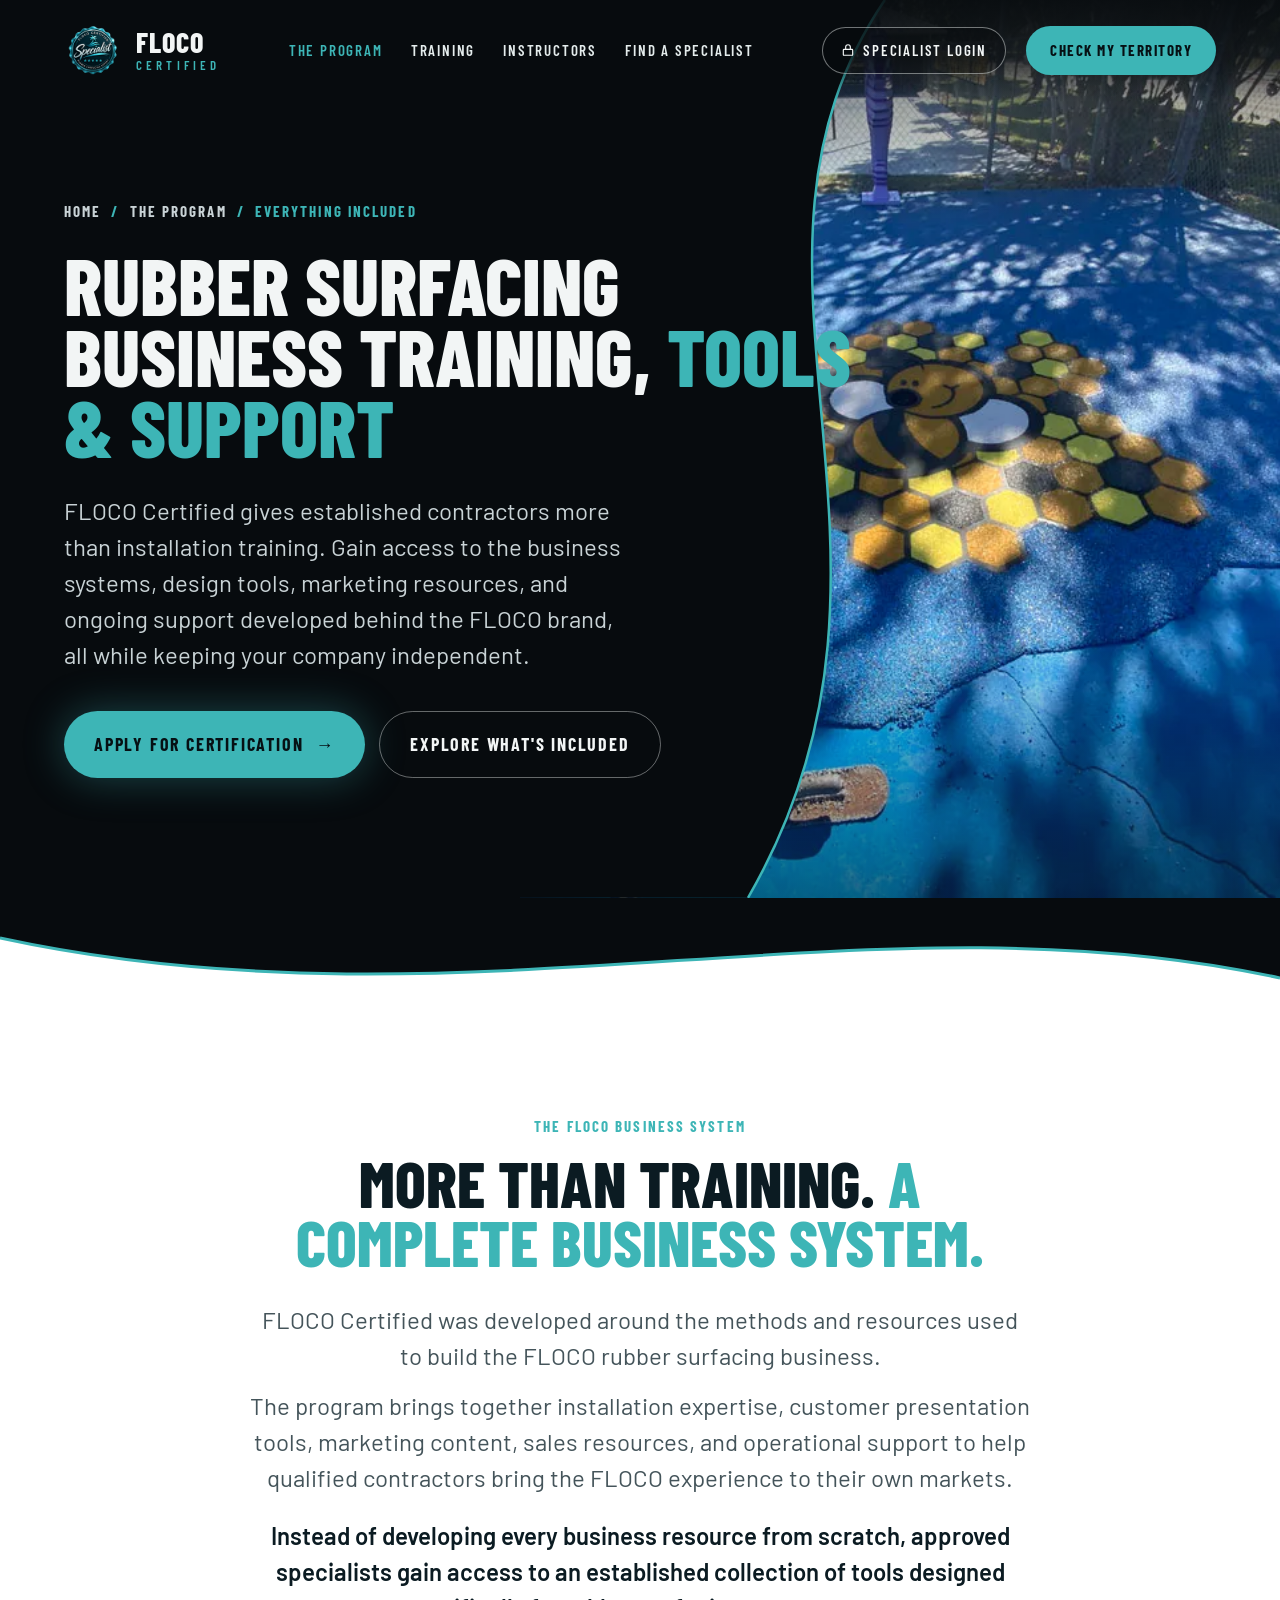
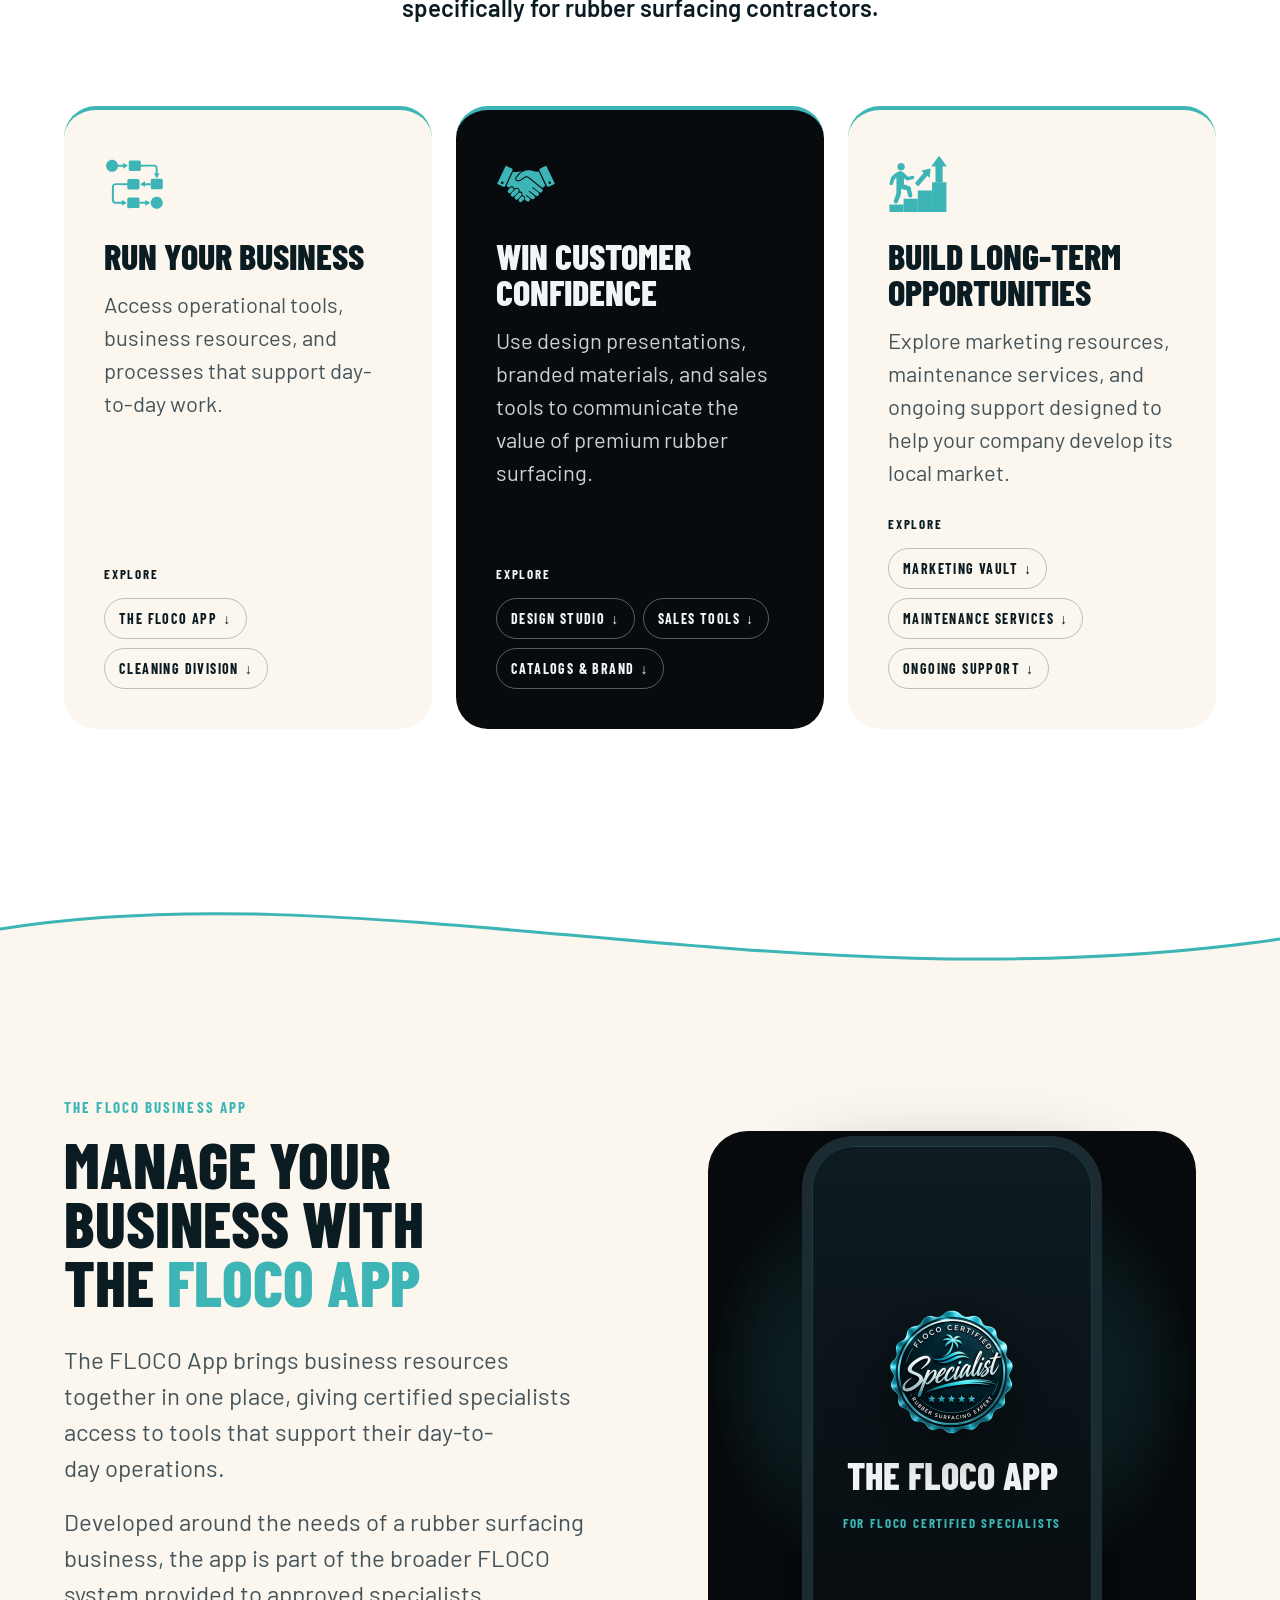
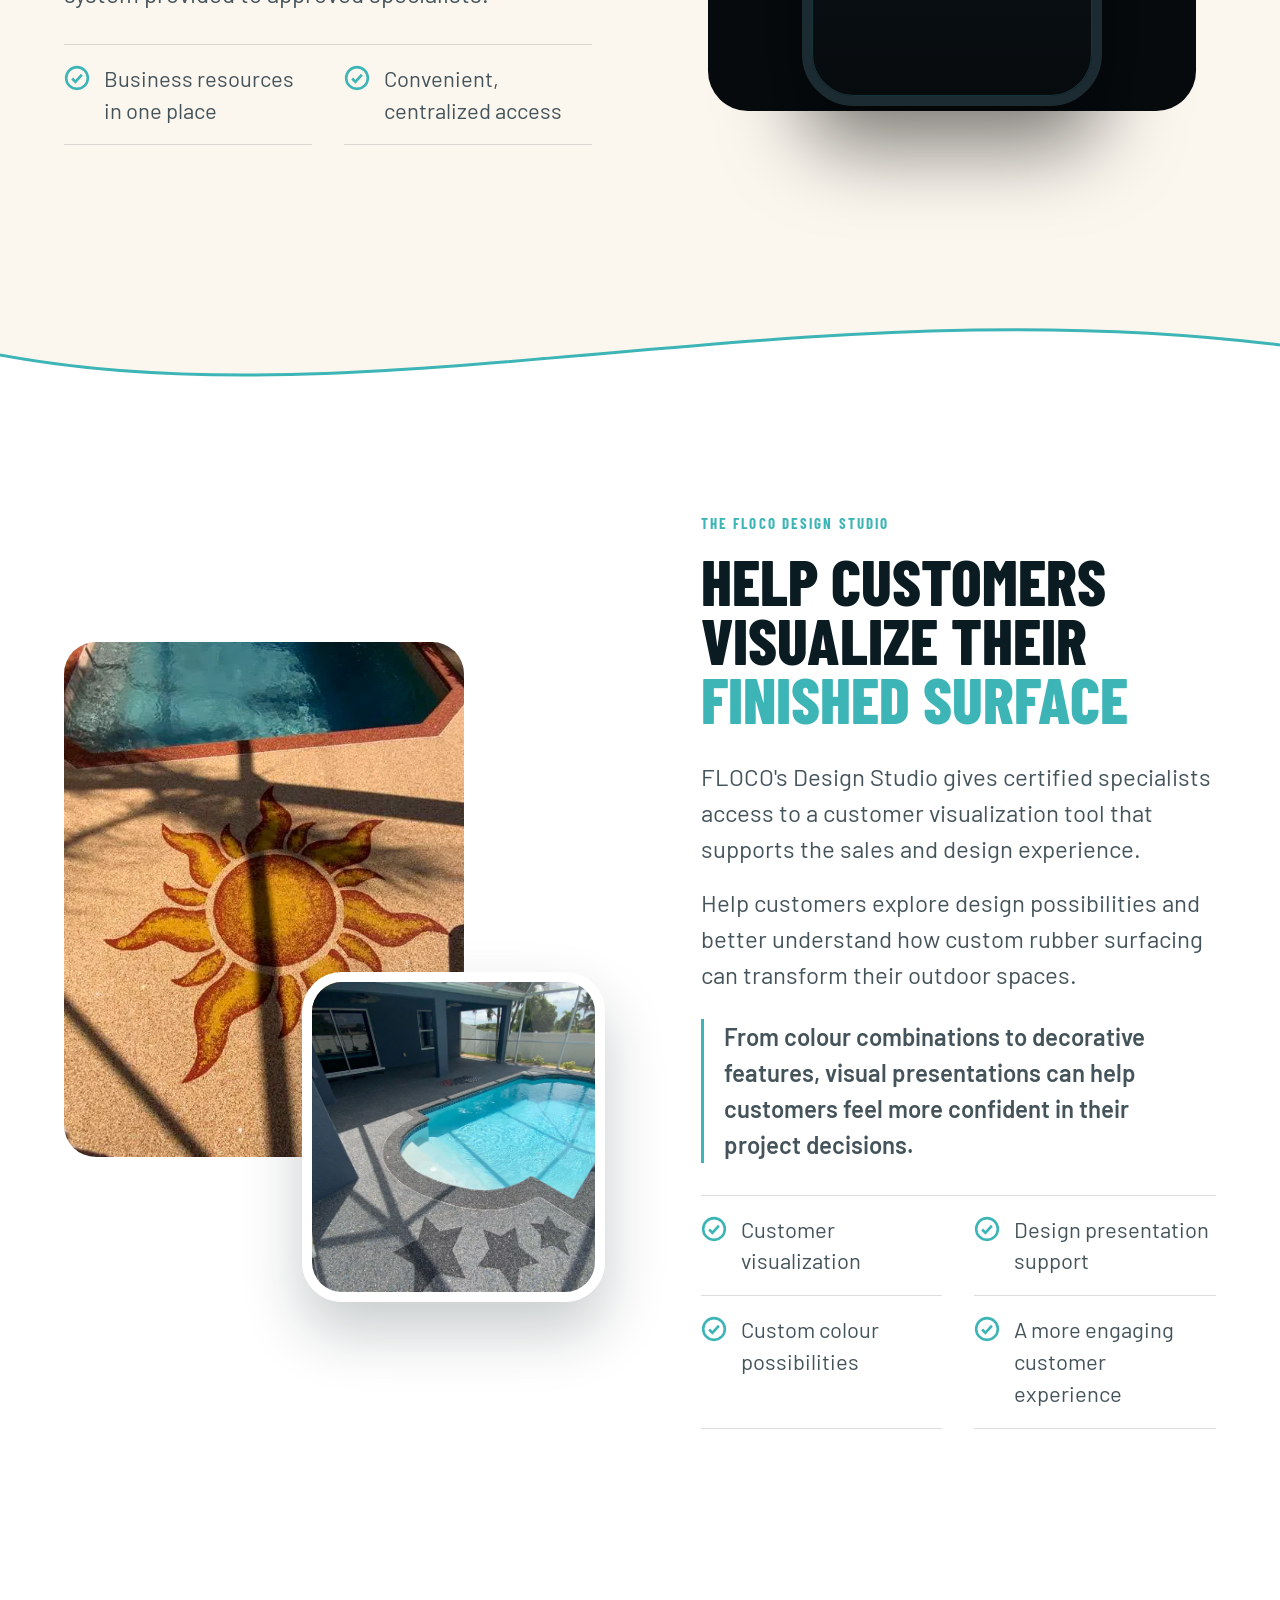
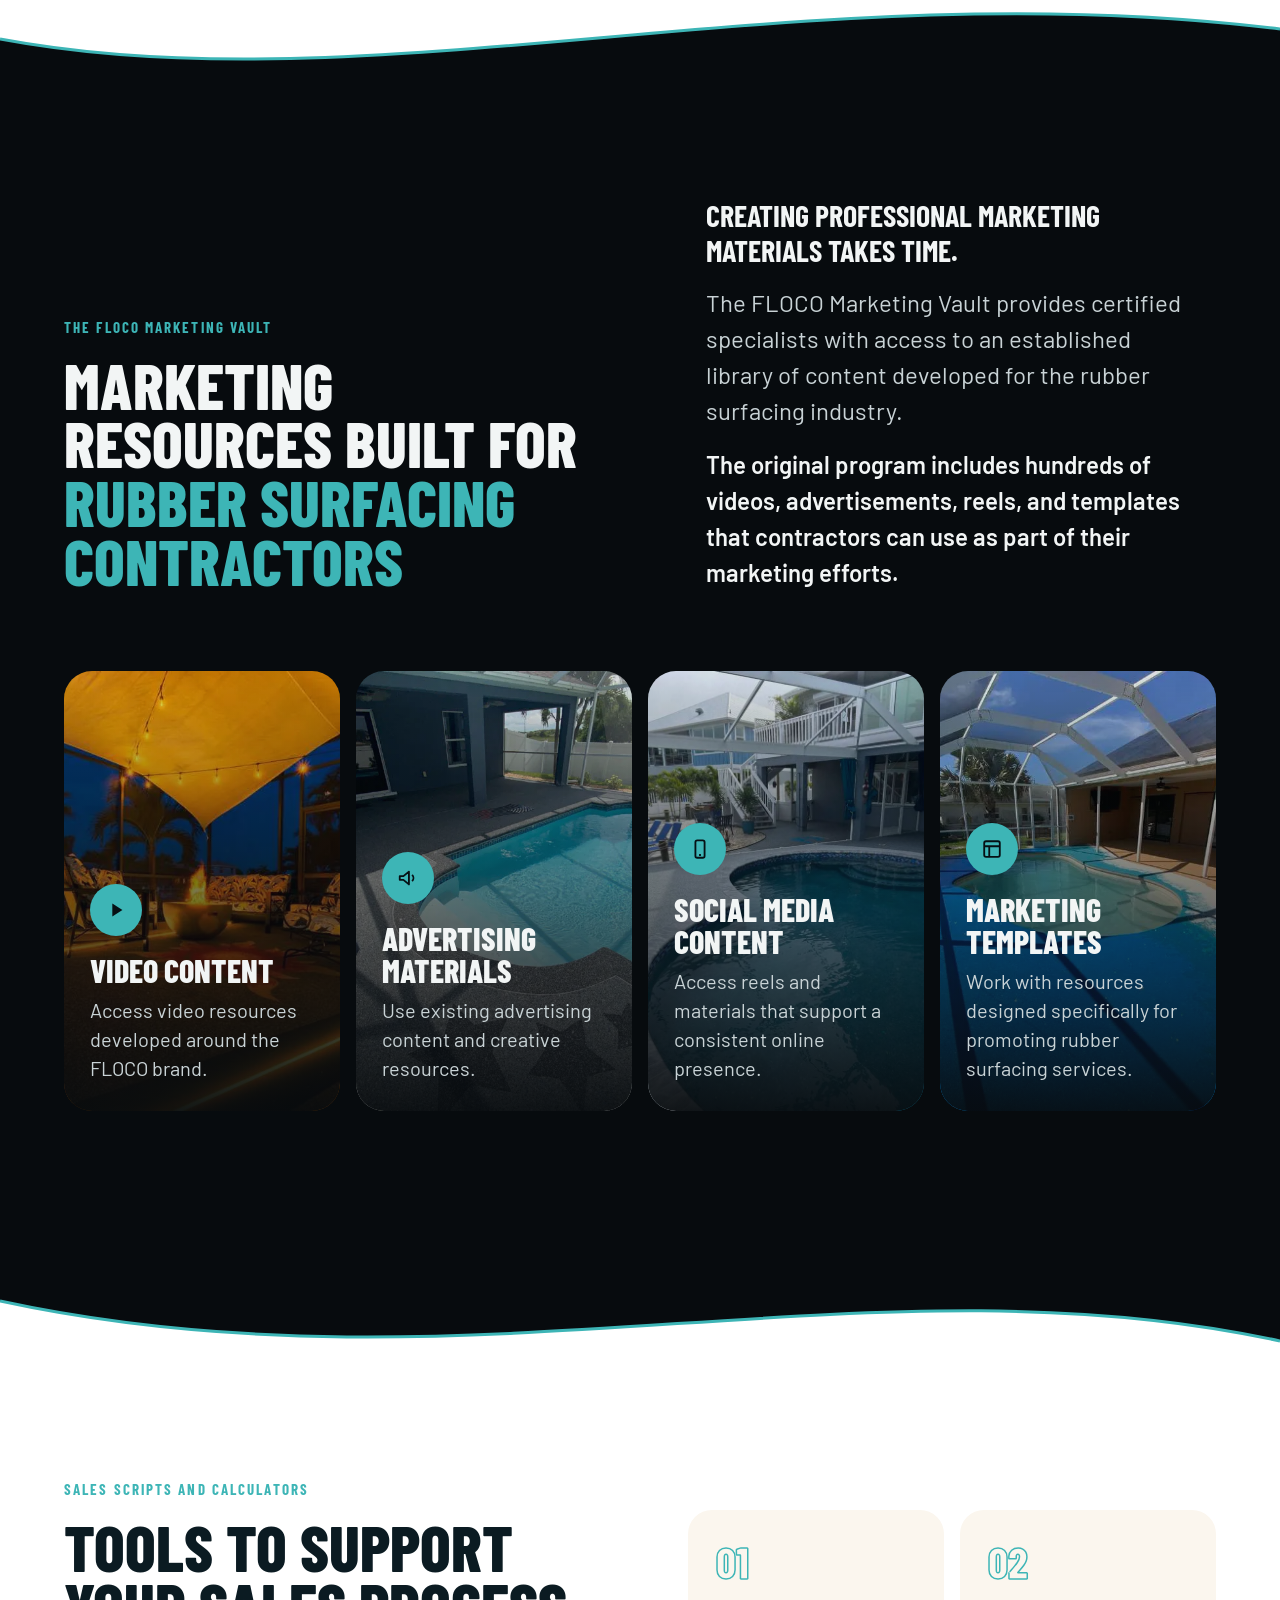
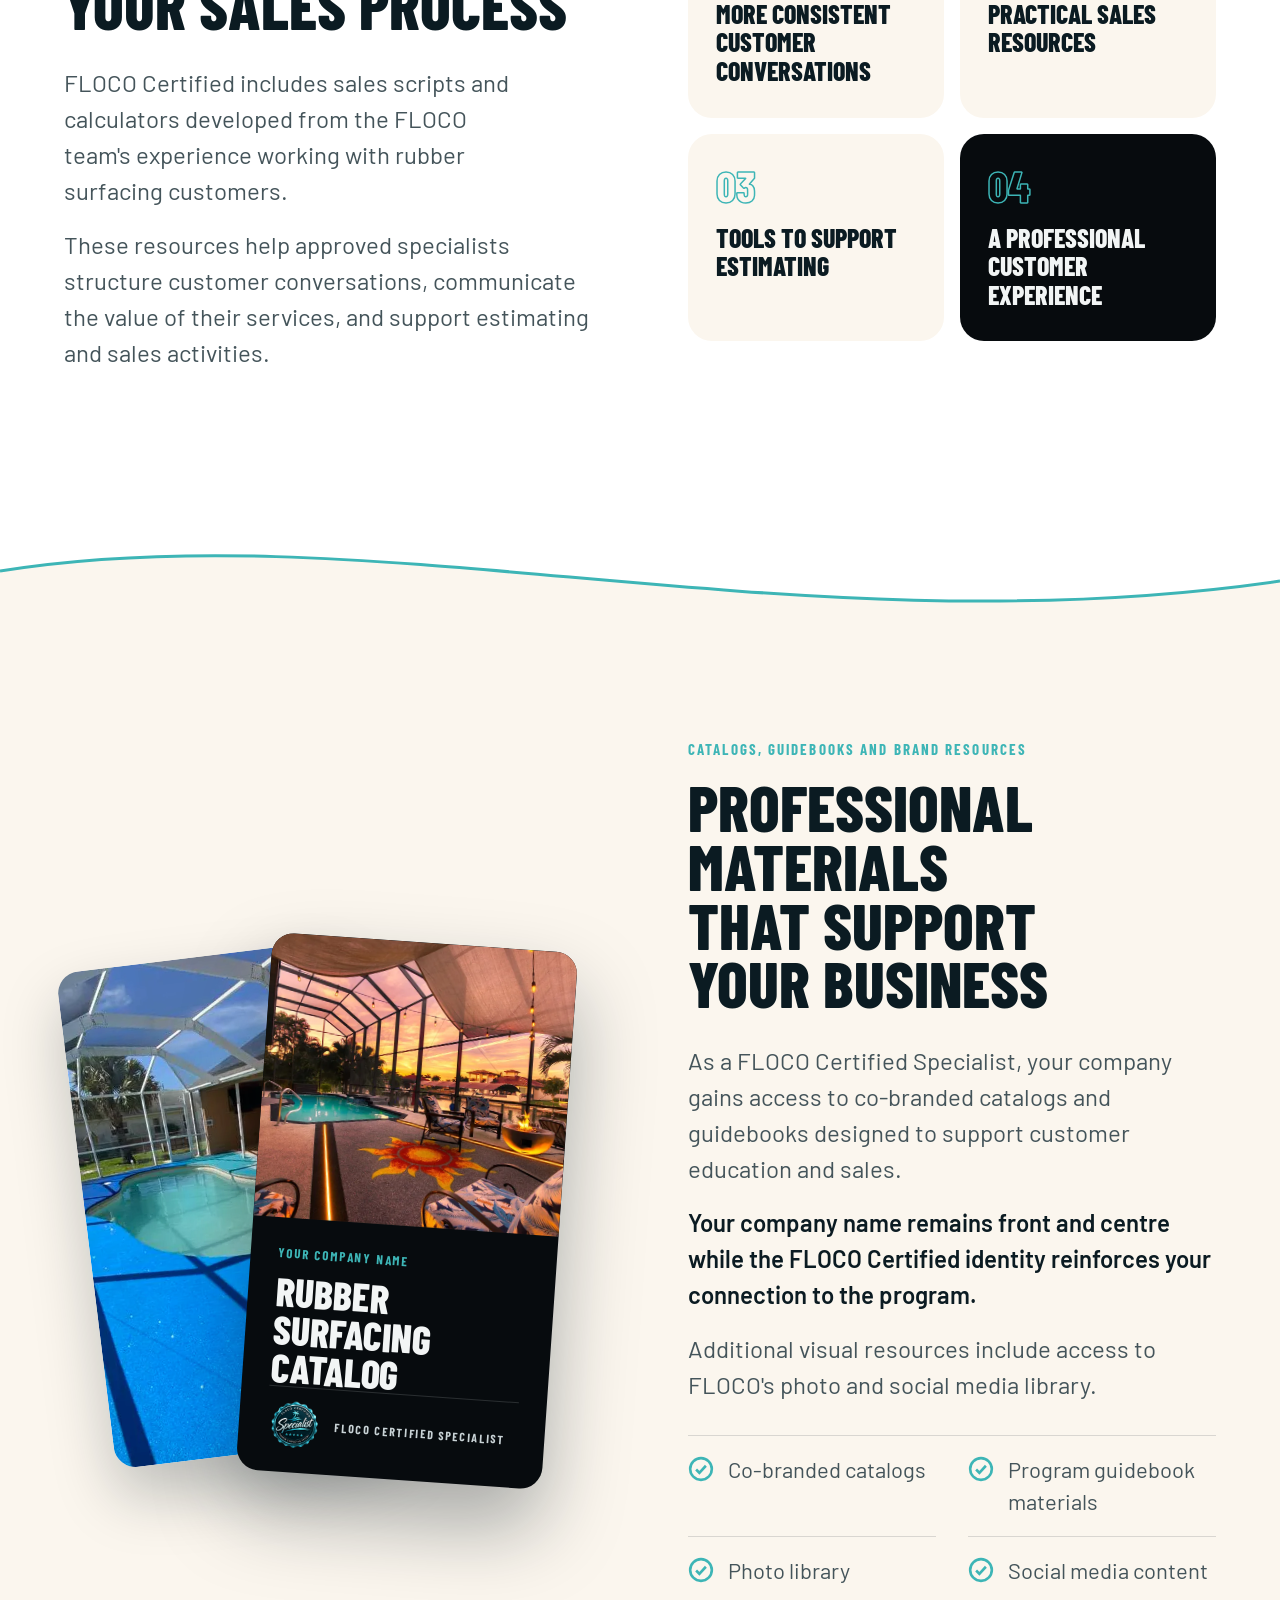
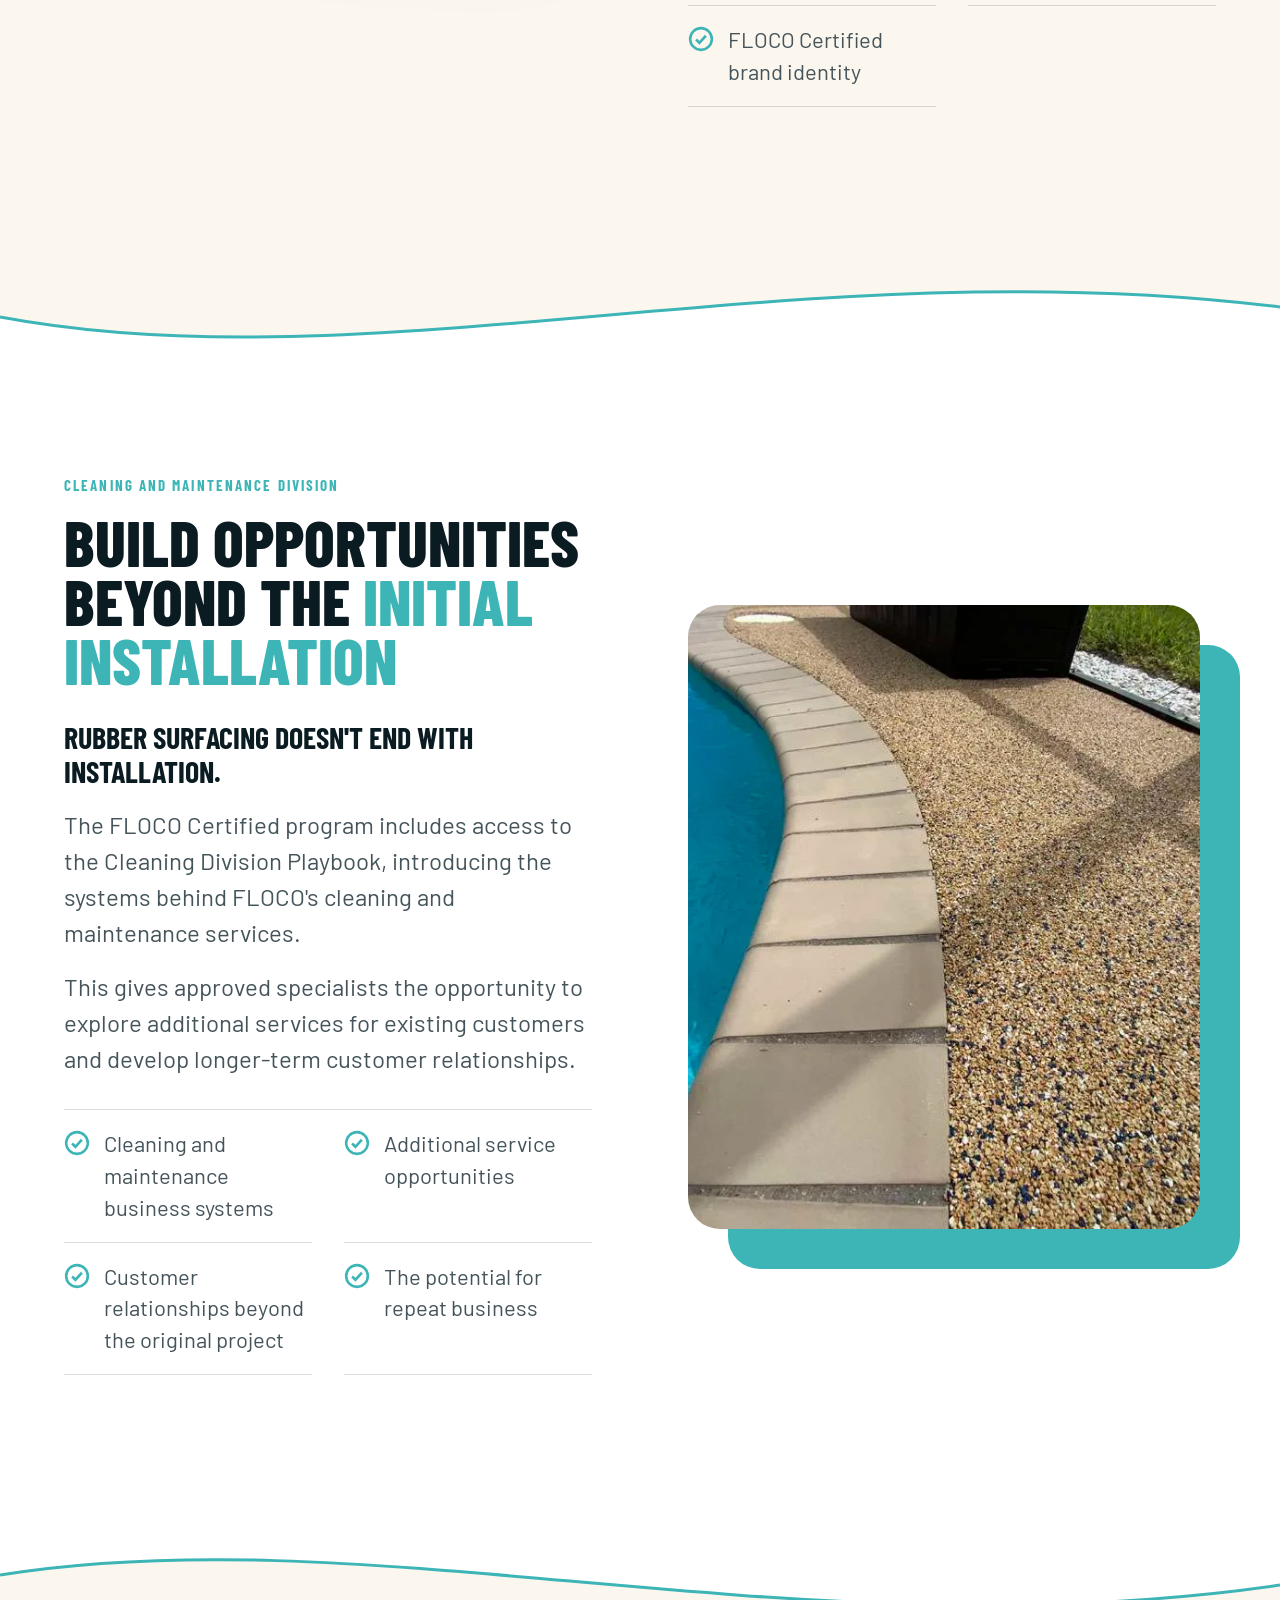
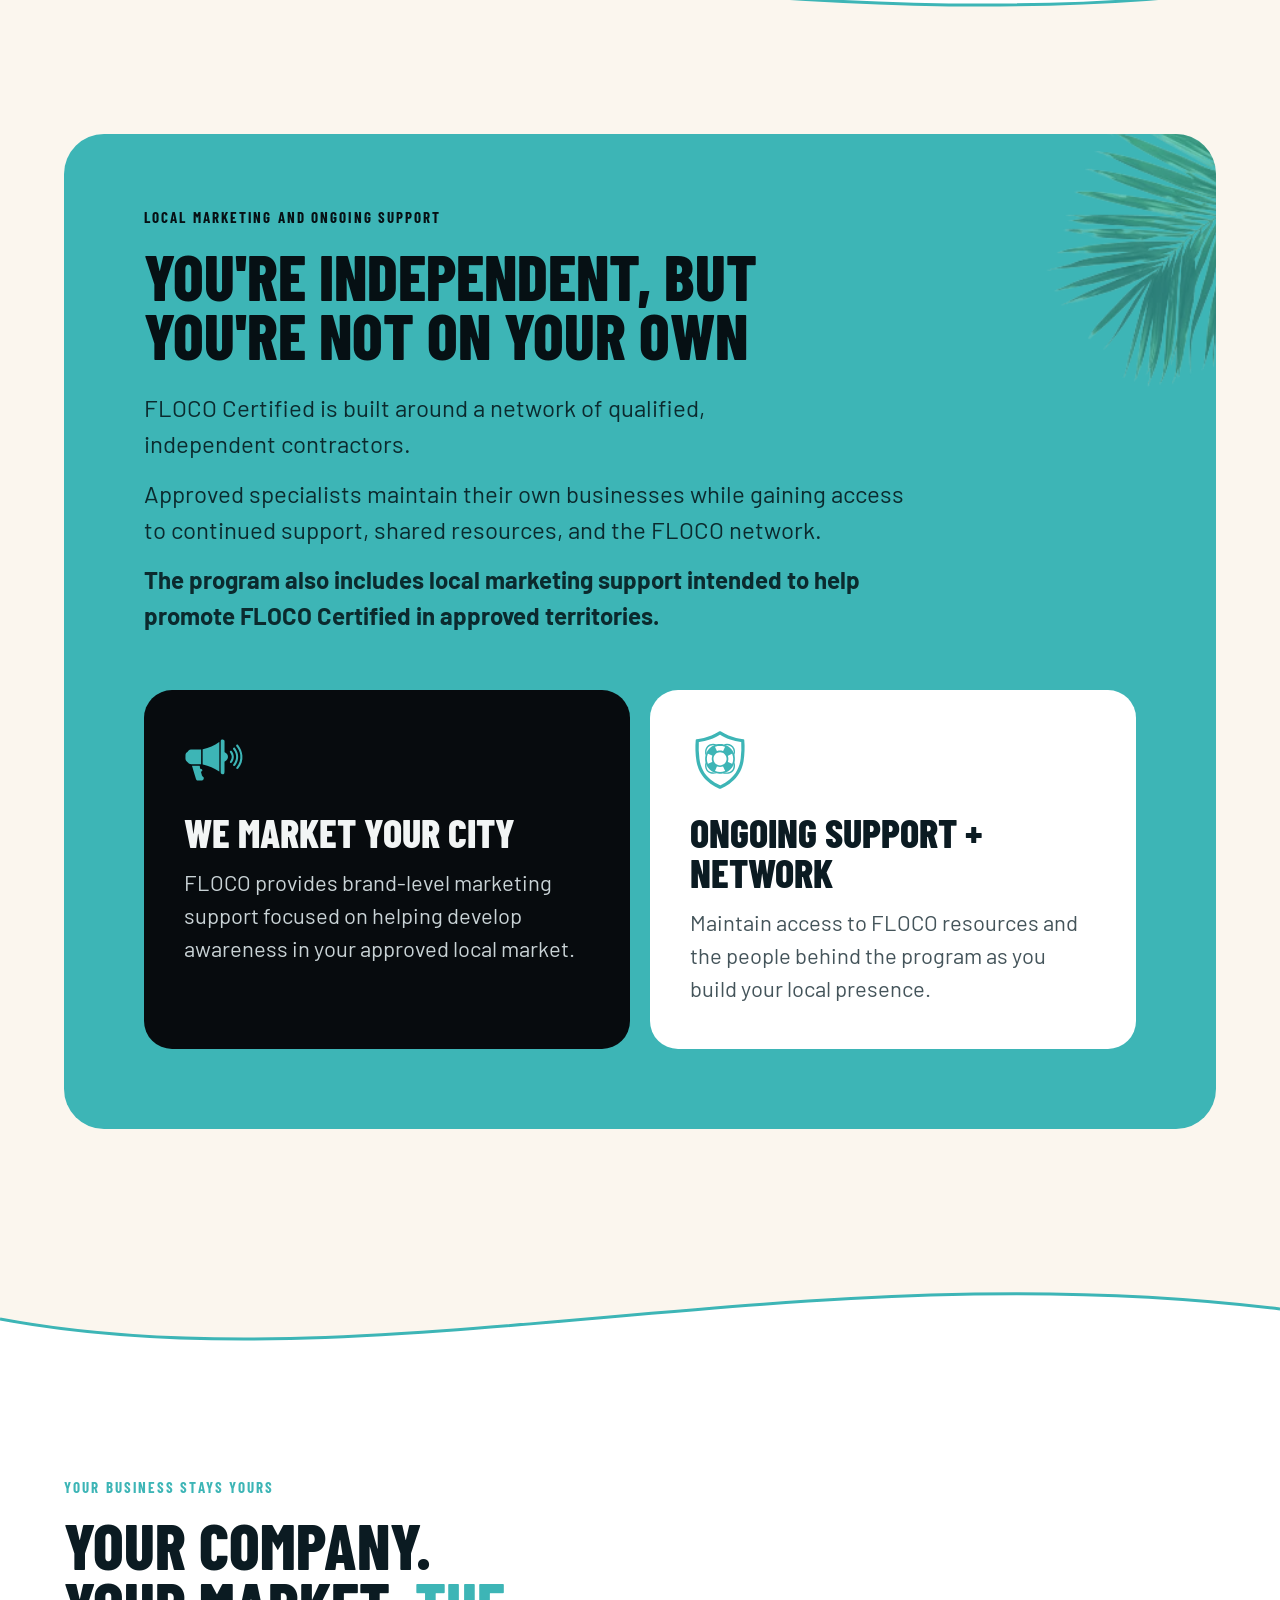
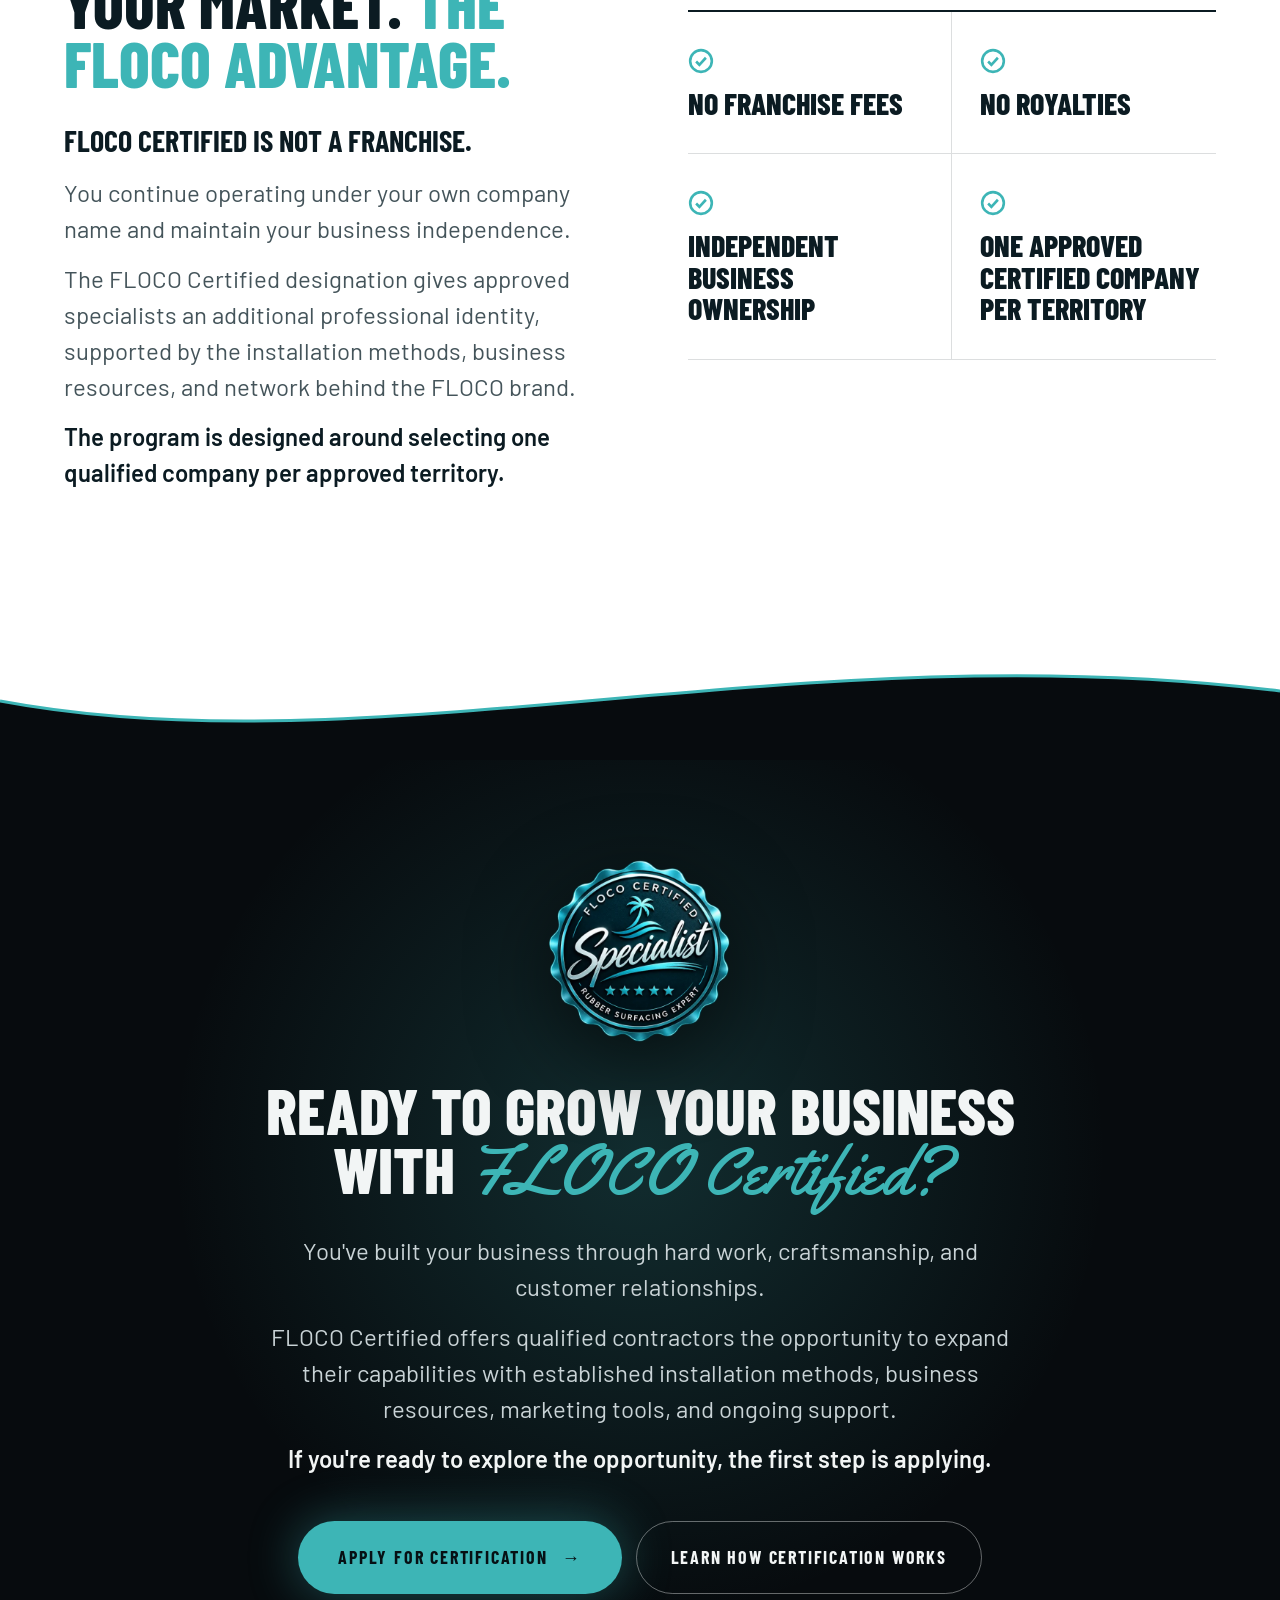
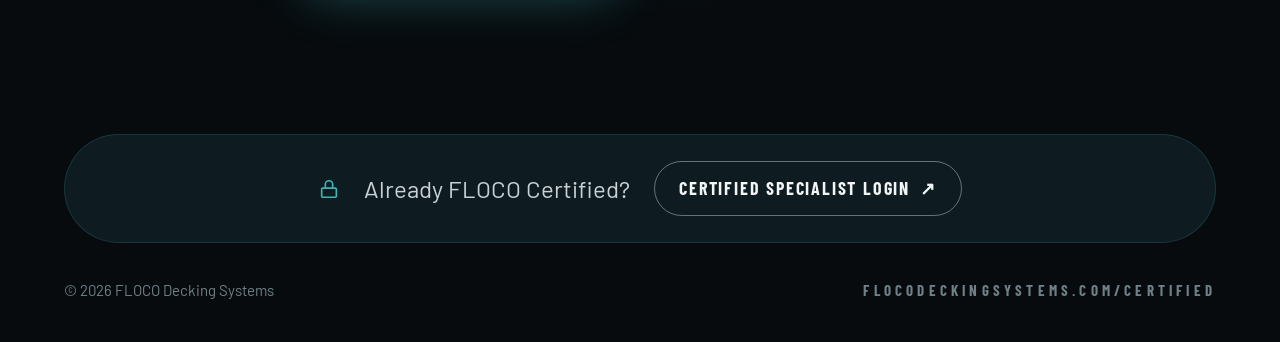
<file: program/everything-included/index.html>
<!DOCTYPE html>
<html lang="en">
<head>
<meta charset="utf-8">
<meta name="viewport" content="width=device-width, initial-scale=1">
<title>Rubber Surfacing Business Training &amp; Tools | FLOCO</title>
<meta name="description" content="Explore the business tools included with FLOCO Certified, from marketing resources and design software to sales support and cleaning services.">
<meta name="theme-color" content="#070B0E">
<meta property="og:type" content="website">
<meta property="og:site_name" content="FLOCO Certified">
<meta property="og:title" content="Rubber Surfacing Business Training &amp; Tools | FLOCO">
<meta property="og:description" content="Explore the business tools included with FLOCO Certified, from marketing resources and design software to sales support and cleaning services.">
<meta name="twitter:card" content="summary_large_image">
<!-- TODO before launch: add <link rel="canonical"> (…/program/everything-included/), og:url and og:image as absolute URLs once the live domain is confirmed. -->
<link rel="icon" type="image/webp" href="../../assets/images/floco-certified-badge.webp">
<link rel="preconnect" href="https://fonts.googleapis.com">
<link rel="preconnect" href="https://fonts.gstatic.com" crossorigin>
<link href="https://fonts.googleapis.com/css2?family=Barlow+Condensed:wght@500;600;700;800&family=Barlow:wght@400;500;600;700&family=Yellowtail&display=swap" rel="stylesheet">
<link rel="preload" as="image" href="../../assets/images/splash-pad-bee.webp">
<link rel="stylesheet" href="../../css/styles.css">
<link rel="stylesheet" href="../../css/responsive.css">
</head>
<body class="program-page included-page">
<div class="page" style="background:#FFFFFF;color:#0B1B22;font-family:'Barlow',sans-serif;font-size:24px;line-height:1.5;min-width:1200px;overflow:hidden;">

<!-- NAV (same as homepage; links point back to homepage sections) -->
<header class="site-header" style="position:absolute;top:0;left:0;right:0;z-index:20;background:linear-gradient(180deg,rgba(7,11,14,.9) 0%,rgba(7,11,14,.6) 60%,rgba(7,11,14,0) 100%);">
  <div class="nav-inner" style="max-width:1440px;margin:0 auto;padding:26px 64px;display:flex;align-items:center;justify-content:space-between;gap:32px;">
    <a href="../../" class="nav-logo" aria-label="FLOCO Certified home" style="display:flex;align-items:center;gap:14px;color:#F2F5F5;">
      <img src="../../assets/images/floco-certified-badge.webp" width="600" height="504" alt="" style="width:58px;height:auto;display:block;" />
      <span style="display:flex;flex-direction:column;line-height:1;">
        <span style="font-family:'Barlow Condensed',sans-serif;font-weight:800;font-size:28px;letter-spacing:.04em;">FLOCO</span>
        <span style="font-family:'Barlow Condensed',sans-serif;font-weight:600;font-size:13px;letter-spacing:.32em;color:#3DB5B6;margin-top:3px;">CERTIFIED</span>
      </span>
    </a>
    <nav id="site-nav" class="nav-links" aria-label="Main" style="display:flex;gap:clamp(18px,2.2vw,36px);white-space:nowrap;font-family:'Barlow Condensed',sans-serif;font-weight:600;font-size:15px;letter-spacing:.12em;text-transform:uppercase;">
      <a href="../" aria-current="true" style="color:#E4ECEC;" class="hv-1">The Program</a>
      <a href="../../#training" style="color:#E4ECEC;" class="hv-2">Training</a>
      <a href="../../#instructors" style="color:#E4ECEC;" class="hv-3">Instructors</a>
      <a href="../../#find" style="color:#E4ECEC;" class="hv-4">Find a Specialist</a>
    </nav>
    <div class="nav-cta" style="display:flex;align-items:center;gap:20px;white-space:nowrap;">
      <a href="#login" style="font-family:'Barlow Condensed',sans-serif;font-weight:600;font-size:15px;letter-spacing:.12em;text-transform:uppercase;color:#F2F5F5;display:flex;align-items:center;gap:8px;padding:11px 18px;border:1px solid rgba(242,245,245,.45);border-radius:999px;background:rgba(7,11,14,.35);" class="hv-5">
        <svg aria-hidden="true" xmlns="http://www.w3.org/2000/svg" width="14" height="14" viewBox="0 0 24 24" fill="none" stroke="currentColor" stroke-width="2"><rect x="4" y="11" width="16" height="10" rx="1"/><path d="M8 11V7a4 4 0 0 1 8 0v4"/></svg>
        Specialist Login
      </a>
      <a href="#apply" style="font-family:'Barlow Condensed',sans-serif;font-weight:700;font-size:15px;letter-spacing:.1em;text-transform:uppercase;background:#3DB5B6;color:#061014;padding:13px 24px;border-radius:999px;" class="hv-6">Check My Territory</a>
    </div>
    <button type="button" class="nav-toggle" aria-controls="site-nav" aria-expanded="false" aria-label="Open menu"><span></span><span></span><span></span></button>
  </div>
</header>

<main>

<!-- 1 HERO — dark (homepage hero treatment) with breadcrumb -->
<section class="hero program-hero" aria-labelledby="included-title" style="position:relative;min-height:860px;background:#070B0E;color:#F2F5F5;">
  <div class="hero-media" style="position:absolute;top:0;bottom:0;left:max(36%,520px);right:0;">
    <img src="../../assets/images/splash-pad-bee.webp" width="900" height="675" alt="Blue splash pad finished in FLOCO rubber surfacing with a custom bee and honeycomb design" loading="eager" fetchpriority="high" decoding="async" class="slot-img" />
  </div>
  <div class="hero-shade" style="position:absolute;top:0;bottom:0;left:max(36%,520px);right:0;pointer-events:none;background:linear-gradient(180deg,rgba(7,11,14,.65) 0%,rgba(7,11,14,0) 25%,rgba(7,11,14,0) 70%,rgba(7,11,14,.5) 100%);"></div>
  <svg class="hero-curve" aria-hidden="true" xmlns="http://www.w3.org/2000/svg" viewBox="0 0 100 100" preserveAspectRatio="none" style="position:absolute;top:0;bottom:0;left:max(36%,520px);width:calc(100% - max(36%,520px));height:100%;pointer-events:none;">
    <path d="M0 0 H48 C24 30 56 62 30 100 H0 Z" fill="#070B0E"/>
    <path d="M48 0 C24 30 56 62 30 100" fill="none" stroke="#3DB5B6" stroke-width="2.5" vector-effect="non-scaling-stroke"/>
  </svg>
  <div class="hero-content" style="position:relative;max-width:1440px;margin:0 auto;padding:200px 64px 120px;pointer-events:none;">
    <div style="max-width:620px;pointer-events:auto;">
      <nav class="breadcrumb" aria-label="Breadcrumb" style="margin-bottom:26px;font-family:'Barlow Condensed',sans-serif;font-weight:700;font-size:15px;letter-spacing:.14em;text-transform:uppercase;">
        <ol role="list" style="list-style:none;margin:0;padding:0;display:flex;flex-wrap:wrap;align-items:center;gap:6px 10px;color:#8A9BA0;">
          <li><a href="../../" style="color:#C9D3D6;" class="hv-1">Home</a></li>
          <li aria-hidden="true" style="color:#3DB5B6;">/</li>
          <li><a href="../" style="color:#C9D3D6;" class="hv-2">The Program</a></li>
          <li aria-hidden="true" style="color:#3DB5B6;">/</li>
          <li><span aria-current="page" style="color:#3DB5B6;">Everything Included</span></li>
        </ol>
      </nav>
      <h1 id="included-title" class="hero-title" style="margin:0;font-family:'Barlow Condensed',sans-serif;font-weight:800;text-transform:uppercase;font-size:clamp(72px,6.2vw,96px);line-height:.9;color:#F2F5F5;width:800px;max-width:none;">Rubber Surfacing Business Training, <span style="color:#3DB5B6;">Tools &amp; Support</span></h1>
      <p style="margin:30px 0 0;max-width:560px;font-size:24px;line-height:1.5;color:#C9D3D6;text-wrap:pretty;">FLOCO Certified gives established contractors more than installation training. Gain access to the business systems, design tools, marketing resources, and ongoing support developed behind the FLOCO brand, all while keeping your company independent.</p>
      <div class="hero-actions" style="display:flex;gap:14px;margin-top:38px;white-space:nowrap;">
        <a href="../how-it-works/#apply" style="font-family:'Barlow Condensed',sans-serif;font-weight:700;font-size:18px;letter-spacing:.1em;text-transform:uppercase;background:#3DB5B6;color:#061014;padding:19px 30px;border-radius:999px;box-shadow:0 0 40px rgba(61,181,182,.35);display:flex;align-items:center;gap:12px;" class="hv-7">Apply for Certification <span aria-hidden="true">→</span></a>
        <a href="#resources" style="font-family:'Barlow Condensed',sans-serif;font-weight:700;font-size:18px;letter-spacing:.1em;text-transform:uppercase;color:#F2F5F5;padding:19px 30px;border-radius:999px;border:1px solid rgba(242,245,245,.4);" class="hv-8">Explore What's Included</a>
      </div>
    </div>
  </div>
</section>

<svg aria-hidden="true" xmlns="http://www.w3.org/2000/svg" viewBox="0 0 1440 120" preserveAspectRatio="none" style="display:block;width:100%;height:120px;background:#070B0E;margin-bottom:-1px;">
  <path d="M0 120 L0 40 C520 140 980 -10 1440 80 L1440 120 Z" fill="#FFFFFF"/>
  <path d="M0 40 C520 140 980 -10 1440 80" fill="none" stroke="#3DB5B6" stroke-width="3" vector-effect="non-scaling-stroke"/>
</svg>

<!-- 2 THE FLOCO BUSINESS SYSTEM — white, centered intro + three areas, each linking to the resources below -->
<section id="resources" aria-labelledby="system-title" style="position:relative;background:#FFFFFF;padding:100px 0 150px;">
  <div style="max-width:1000px;margin:0 auto;padding:0 64px;text-align:center;display:flex;flex-direction:column;align-items:center;">
    <div style="font-family:'Barlow Condensed',sans-serif;font-weight:700;font-size:15px;letter-spacing:.14em;text-transform:uppercase;color:#3DB5B6;line-height:1.3;margin-bottom:18px;">The FLOCO Business System</div>
    <h2 id="system-title" style="margin:0;font-family:'Barlow Condensed',sans-serif;font-weight:800;font-size:clamp(60px,5vw,80px);line-height:.92;text-transform:uppercase;text-wrap:balance;">More Than Training. <span style="color:#3DB5B6;">A Complete Business System.</span></h2>
    <p style="margin:30px 0 0;max-width:780px;font-size:24px;line-height:1.5;color:#44545A;text-wrap:pretty;">FLOCO Certified was developed around the methods and resources used to build the FLOCO rubber surfacing business.</p>
    <p style="margin:14px 0 0;max-width:780px;font-size:24px;line-height:1.5;color:#44545A;text-wrap:pretty;">The program brings together installation expertise, customer presentation tools, marketing content, sales resources, and operational support to help qualified contractors bring the FLOCO experience to their own markets.</p>
    <p style="margin:22px 0 0;max-width:780px;font-size:24px;line-height:1.5;font-weight:600;color:#0B1B22;text-wrap:pretty;">Instead of developing every business resource from scratch, approved specialists gain access to an established collection of tools designed specifically for rubber surfacing contractors.</p>
  </div>
  <div class="system-grid" style="max-width:1440px;margin:80px auto 0;padding:0 64px;display:grid;grid-template-columns:repeat(3,minmax(0,1fr));gap:24px;">
    <div style="display:flex;flex-direction:column;background:#FBF6EE;border-radius:32px;padding:44px 40px 40px;border-top:4px solid #3DB5B6;">
      <svg aria-hidden="true" focusable="false" style="width:60px;height:60px;flex-shrink:0;display:block;color:#3DB5B6;" xmlns="http://www.w3.org/2000/svg" viewBox="4714.9 925.3 225.4 225.4" fill="currentColor"><path d="M4767.2,965.4l.5,7.8c-2.8,16.1-20.1,23.8-34.1,15.5-12.7-7.6-14.4-25.1-4-35.2,8.9-8.7,22.5-8.4,31.6,0,3.5,3.3,5.5,7.2,6,11.9h0Z"/><path d="M4902.4,998.4c-.1-.2,0-.5.3-.5h6.1c.3,0,.5-.3.5-.5-.2-6.8-.2-12.7-.2-17.8,0-4.6-2.2-6.9-6.7-6.9-14.3,0-30.5,0-48.8.4-.2,0-.4.2-.4.4.1,3.8.1,7,0,9.6-.3,4.8-3.5,6-8.1,6-9.3,0-19,0-29,0-4.3,0-8-1.3-8.1-6-.2-5.9-.2-14.4-.2-25.6,0-6.7,4.1-7.4,10.1-7.4,12.6,0,21.4,0,26.4,0,10.9-.1,9.1,6.6,9,15.1,0,.2.2.3.3.3,16,.2,30.5.1,43.5-.2,5.3-.1,8.6,0,10.1.6,8.1,2.8,9.5,9.2,9.4,17.8,0,2.6,0,7.2,0,13.8,0,.4.3.7.7.7l6-.3c.3,0,.6.3.4.6-2,3.5-4.6,8.1-7.7,13.8-.6,1-1.3,1.7-2.2,2.1-.9.4-2,0-2.5-.9l-8.7-15h0Z"/><path d="M4767.6,973.1l-.5-7.8,19.2.2c.2,0,.4-.2.4-.4v-6.2c0-.2.2-.3.4-.2l16,9.3c.9.5.9,1.8,0,2.3l-15.1,9.8c-.6.4-1.4,0-1.4-.8v-5.9c0-.2-.2-.4-.4-.4h-18.7Z"/><path d="M4890.6,1042.4v-7.4c0-3.4,0-6.8,0-10.2,0-6,4.2-6.7,9.5-6.6,5.8,0,14.5,0,26.1,0,5.7,0,9.6.7,9.6,7.2,0,9.6,0,16.8,0,21.4.1,8-.1,11.4-8.5,11.3-6.2,0-16.3,0-30.5,0-2.2,0-3.9-.8-4.9-2.3-2-2.8-1.3-9.8-1.2-13.4h0Z"/><path d="M4782.1,1112.7c0-.2-.2-.4-.4-.4-6.5,0-12.8,0-18.9,0-5.1,0-8.8-.4-10.8-1.5-4.8-2.5-7.2-6.6-7.3-12.4-.2-25.4-.2-41.7,0-48.8.3-9.4,5.3-14.2,15-14.2,11.8,0,25.8,0,42.1,0,.4,0,.7-.3.7-.7,0-2.2,0-4.3,0-6.2-.2-5.1,1-8.9,6.8-8.9,10.7,0,21.4,0,32-.1,6.4,0,7.1,3.7,7.1,9.4,0,10.7,0,17.8,0,21.5,0,5.5-1.8,8.2-7.2,8.2-21.4,0-32.2,0-32.4,0-4.5,0-6.4-3.4-6.2-7.9,0,0,0-2.6,0-7.6,0-.4-.3-.7-.7-.7-12.4.1-25.8,0-40.1-.2-4.7,0-9.9.2-9.8,6.3.3,9.9.3,26.7,0,50.3,0,5.2,3.8,6.1,8.5,6.1,9.5,0,16.5-.1,21-.1.4,0,.8-.4.7-.8l-.3-5.6c0-.5.6-.9,1-.6l16.3,9.4c.7.4.8,1.5,0,2-4.4,3-9.4,5.9-15.1,8.9-.5.3-1,.4-1.4.5-.4,0-.7-.2-.7-.6v-5.3h0Z"/><path d="M4890.5,1035.1v7.4s-20.8,0-20.8,0c-.4,0-.7.3-.7.7v5.1c0,.4-.4.7-.8.5l-16.1-9.3c-.5-.3-.5-1,0-1.3l16.2-10.5c.3-.2.7,0,.7.4v6.1c0,.4.3.7.7.7h20.8Z"/><path d="M4935.6,1108.5c0,12.5-10.1,22.7-22.7,22.7s-22.7-10.1-22.7-22.7,10.1-22.7,22.7-22.7,22.7,10.1,22.7,22.7h0Z"/><path d="M4848.4,1104.9v7.3c.1,5.5.2,9.1,0,10.5-.3,3.9-2.6,5.8-6.8,5.9-14.2,0-24.7.1-31.4.1-8.8,0-7.9-5.5-7.9-13,0-7.9,0-13.6,0-17.3-.2-5.5,1-9.4,6.9-9.4,9.1,0,18.2,0,27.3,0,6.6,0,11.8-.5,11.9,7.3,0,2.9,0,5.7,0,8.6h0Z"/><path d="M4848.4,1112.2v-7.3h21.1c.4,0,.7-.4.7-.7v-5.8c0-.4.4-.6.8-.4l16.5,9.6c.6.3.6,1.1,0,1.5l-16.2,10.5c-.5.3-1.1,0-1.1-.6v-5.6c0-.6-.5-1-1.1-1h-20.7Z"/></svg>
      <h3 style="margin:24px 0 0;font-family:'Barlow Condensed',sans-serif;font-weight:800;font-size:36px;line-height:1;text-transform:uppercase;">Run Your Business</h3>
      <p style="margin:14px 0 0;flex:1;font-size:22px;line-height:1.5;color:#44545A;text-wrap:pretty;">Access operational tools, business resources, and processes that support day-to-day work.</p>
      <div style="margin-top:26px;font-family:'Barlow Condensed',sans-serif;font-weight:700;font-size:13px;letter-spacing:.14em;text-transform:uppercase;color:#0B1B22;">Explore</div>
      <ul class="system-links" role="list"><li><a href="#app">The FLOCO App</a></li><li><a href="#cleaning">Cleaning Division</a></li></ul>
    </div>
    <div style="display:flex;flex-direction:column;background:#070B0E;color:#F2F5F5;border-radius:32px;padding:44px 40px 40px;border-top:4px solid #3DB5B6;">
      <svg aria-hidden="true" focusable="false" style="width:60px;height:60px;flex-shrink:0;display:block;color:#3DB5B6;" xmlns="http://www.w3.org/2000/svg" viewBox="6022 912.3 229.6 229.6" fill="currentColor"><path d="M6058.6,957.7c.3-.6,1-.8,1.5-.5l23,10.8c2.3,1.1,3.2,4,2,6.5l-28.6,60.8c-1.2,2.5-4,3.7-6.3,2.6l-23-10.8c-.6-.3-.8-1-.5-1.5l31.9-67.8M6050.9,1022.3c0-2.6-2.2-4.8-4.8-4.8s-4.8,2.2-4.8,4.8,2.2,4.8,4.8,4.8,4.8-2.2,4.8-4.8h0Z"/><path d="M6246.9,1025.2c.3.7,0,1.6-.7,1.9l-22.1,10.4c-2.6,1.2-5.8,0-7.2-2.7l-28.3-59.9c-1.3-2.8-.2-6,2.4-7.3l22.1-10.4c.7-.3,1.6,0,1.9.7l31.8,67.3M6232.3,1022.4c0-2.6-2.1-4.7-4.7-4.7s-4.7,2.1-4.7,4.7,2.1,4.7,4.7,4.7,4.7-2.1,4.7-4.7h0Z"/><path d="M6200.5,1041.3c-1,.4-2.1.3-3-.4-15.8-13-32.1-26.1-48.8-39.2-5.4-4.3-11-6.1-17.4-2.1-2.6,1.6-7.5,4.9-14.5,9.9-2.6,1.8-7.7,3.7-11.4,3.3-4.4-.5-7.6-3.3-5.9-7.8.3-.9,1.2-2.2,2.7-3.9,4.5-5.3,8.7-10.2,12.4-14.6,1.4-1.6,3.3-3.1,5.9-4.4,10.1-5.2,19.3-9.7,30.2-7.2,7.6,1.7,12.5,2.8,14.8,3.4,6,1.5,13.2,2.6,19.2,1,.6-.2,1.3.2,1.6.8l23.4,51.2c.4,1,.3,2.1-.3,3-2.6,3.3-5.6,5.7-9.1,7.2h0Z"/><path d="M6118.8,977.7c.4,0,.5.6.2.8-3.6,2.6-6.6,4.9-9.7,8.4-2.1,2.5-5.8,6.8-11.1,13-4.2,4.9-4,13,2.9,15.6,6.8,2.6,13.5.7,19.4-3.6,3.6-2.7,7.4-5.3,11.3-8,7.5-5.2,11.5-1.5,18.3,3.8,9.3,7.2,24.5,19.4,45.6,36.4,2.4,1.9,3.8,3.4,4.2,4.4,2.6,6.6-2.6,13.4-9.8,11.2-1.8-.6-3.4-1.4-4.9-2.6-7.4-5.9-14.5-11.6-21.5-17.1-.8-.6-1.9-.6-2.6.2h0c-.7.7-.6,1.8.2,2.4,6,4.7,12.4,9.5,19.3,14.6,4.6,3.4,6.9,5.1,5.6,10.4-.4,1.6-1.3,3.1-2.7,4.3-3.2,2.8-6.8,2.6-10.9-.5-7.1-5.5-14.6-11.3-22.3-17.5-.8-.7-2.1-.4-2.5.6l-.2.5c-.3.7-.1,1.5.5,2,10.1,7.5,17,12.7,20.7,15.7,2.4,1.9,2.9,4.3,1.9,7.2-1.4,4.3-4.7,6-9.6,5.1-1.5-.3-3.7-1.5-6.5-3.7-4.8-3.8-10.1-7.9-15.8-12.5-.7-.6-1.8-.3-2.1.5l-.2.4c-.3.7-.1,1.4.4,1.9,3.4,2.8,6.8,5.4,10.2,7.8,2.4,1.8,4,3.1,4.5,4.1,2.3,4,0,8.9-4.1,10.4-5.3,1.9-10.9-3.2-14.8-6.4-.3-.3-.4-.7-.3-1.1,3.3-8.9.5-14.4-8.5-16.5-.4,0-.6-.5-.5-.9,2.1-7-3.4-13.4-10.5-13.7-.4,0-.7-.4-.7-.8,1.4-10.7-8.8-17.2-17.8-10.6-.5.4-1.2.2-1.5-.4-.6-1.3-1.5-2.7-2.9-4.2-3.3-3.8-7.4-4.7-12.2-2.7-2,.8-3.1,2.2-5.1,4-.4.4-1,.5-1.5.2-3.3-1.9-5.9-3.9-7.9-6.2-.5-.6-.6-1.4-.3-2.1l23.9-52.6c.1-.3.5-.5.8-.4,6.5,2.4,13,2.7,19.7,1,1.3-.3,4.2-1.2,8.9-2.6.9-.3,1.7-.4,2.3-.3h0Z"/><path d="M6079.4,1060.2c-2.8,2.8-7.3,2.8-10.1,0l-.5-.5c-2.8-2.8-2.8-7.3,0-10.1l8-8.1c2.8-2.8,7.3-2.8,10.1,0l.5.5c2.8,2.8,2.8,7.3,0,10.1l-8,8.1h0Z"/><path d="M6107,1047.1c3.5,3.4,2.2,8.8-.9,12.3-1.3,1.4-3.5,3.7-6.5,6.9-3.1,3.2-5.3,5.4-6.7,6.7-3.3,3.2-8.7,4.7-12.2,1.3-3.5-3.4-2.2-8.8.9-12.3,1.3-1.4,3.5-3.7,6.5-6.9,3.1-3.2,5.3-5.4,6.7-6.7,3.3-3.2,8.7-4.7,12.2-1.3h0Z"/><path d="M6106.1,1084.9c-2.8,2.9-7.3,3-10.2.3l-.4-.4c-2.9-2.8-3-7.3-.3-10.2l12.4-13c2.8-2.9,7.3-3,10.2-.3l.4.4c2.9,2.8,3,7.3.3,10.2l-12.4,13h0Z"/><path d="M6121,1094.4c-2.6,2.7-6.9,2.9-9.6.3l-.5-.4c-2.7-2.6-2.9-6.9-.3-9.6l7.7-8.2c2.6-2.7,6.9-2.9,9.6-.3l.5.4c2.7,2.6,2.9,6.9.3,9.6l-7.7,8.2h0Z"/></svg>
      <h3 style="margin:24px 0 0;font-family:'Barlow Condensed',sans-serif;font-weight:800;font-size:36px;line-height:1;text-transform:uppercase;">Win Customer Confidence</h3>
      <p style="margin:14px 0 0;flex:1;font-size:22px;line-height:1.5;color:#C9D3D6;text-wrap:pretty;">Use design presentations, branded materials, and sales tools to communicate the value of premium rubber surfacing.</p>
      <div style="margin-top:26px;font-family:'Barlow Condensed',sans-serif;font-weight:700;font-size:13px;letter-spacing:.14em;text-transform:uppercase;color:#F2F5F5;">Explore</div>
      <ul class="system-links system-links--dark" role="list"><li><a href="#design-studio">Design Studio</a></li><li><a href="#sales">Sales Tools</a></li><li><a href="#brand">Catalogs &amp; Brand</a></li></ul>
    </div>
    <div style="display:flex;flex-direction:column;background:#FBF6EE;border-radius:32px;padding:44px 40px 40px;border-top:4px solid #3DB5B6;">
      <svg aria-hidden="true" focusable="false" style="width:60px;height:60px;flex-shrink:0;display:block;color:#3DB5B6;" xmlns="http://www.w3.org/2000/svg" viewBox="4283.6 566.1 218.2 218.2" fill="currentColor"><path d="M4482.3,668.9h-26s-.1-56.5-.1-56.5c0-.3-.3-.6-.6-.6h-13.5c-.7,0-1.1-.8-.7-1.4l27.1-36.9c.3-.5,1-.5,1.4,0l27.3,36.8c.4.6,0,1.4-.7,1.4h-13.5c-.4,0-.7.3-.7.7v56.5h.1Z"/><path d="M4344.8,612.6c0,7.5-6,13.5-13.5,13.5s-13.5-6-13.5-13.5,6-13.5,13.5-13.5,13.5,6,13.5,13.5h0Z"/><path d="M4437.1,618.4c.5-.1.9.3.9.7-1,16-1.7,26.4-2,31.1,0,.7-.1,1.1-.2,1.3-.4.6-1.2.7-1.8.3l-7.3-6.2c-.3-.3-.8-.2-1.1.1-9.3,12.1-19.8,24.5-31.6,37.3-.4.5-1.2.5-1.6,0l-9.9-9.9c-.4-.4-.5-1.2,0-1.6l30.4-36.7c.4-.5.4-1.3-.2-1.8l-7.2-6c-.5-.4-.3-1.2.3-1.3l31.2-7.2h0Z"/><path d="M4313.7,652.6l-5.5,4.1c-.6.4-1,1-1.2,1.7-2.7,8.2-4.3,13-4.6,14.2-.7,2.7-1.6,4.5-2.6,5.4-4.5,4.4-12,.2-10.4-6.2,1.9-7.6,3.8-14.5,5.8-20.8.5-1.6,1.7-3.1,3.2-4.3,2.9-2.3,7.9-6.3,14.9-12.1,8.1-6.6,18.8-8.4,26.6-1,4.9,4.6,9.8,10,15.3,14.2.8.6,1.7.8,2.6.6,6.8-1.6,10.6-2.4,11.4-2.7,2-.5,3.6-.6,4.8-.4,6.8,1.6,6.8,10,.1,12-1.1.4-6.7,1.8-16.8,4.3-3.3.8-5.8.5-7.7-1-2.4-1.9-4.7-3.7-7.2-5.4-.3-.2-.7,0-.7.4v19.2c0,.8.5,1.6,1.3,1.9,2.2.8,7.5,2.6,15.9,5.4,3.4,1.1,6.2,2.4,7.1,6.1,1.7,7.1,3.5,15.3,5.4,24.6,1,4.8.7,9.9-4.4,11.3-5.1,1.4-9.4-1.8-10.5-6.8-1-4.7-2.4-10.5-4.1-17.4-.4-1.4-1.1-2.2-2.2-2.5-5.8-1.5-11.6-3-17.4-4.4-.6-.1-1.1.3-1.1.8-.3,5.8-.6,11.5-1.1,17.1-.2,2.8-1,5.7-2.3,8.8-2.8,6.5-5.6,13-8.3,19.6-1.8,4.3-3.5,6.8-8.1,6.7-2,0-3.7-.7-5.1-2.2-3.4-3.3-2.6-7.2-1-11.5,2.5-6.8,4.9-13.2,7.1-18.9.8-2.1,1.1-4.6,1.1-6,.5-14.3.5-32.4.2-54.4,0-.4-.4-.6-.7-.4h0Z"/><path d="M4482.3,668.9h13.2c.3,0,.5.3.5.5v107.3c0,.3-.2.5-.5.5h-51.7s0-78.1,0-78.1v-29.6c0-.3.2-.5.5-.5h11.9c0,0,26-.1,26-.1h0Z"/><path d="M4443.8,699.1v78c0,0-51.8.1-51.8.1v-48.6s0-29.5,0-29.5c0-.2.2-.4.4-.4l51.5.2h0Z"/><path d="M4392,728.7v48.6s-51.9-.2-51.9-.2c.6-9.2.7-18.4.2-27.7v-20c0-.4.4-.7.8-.7h51Z"/><path d="M4340.2,749.4c.5,9.2.5,18.5-.2,27.7h-50.6c-.4,0-.7-.2-.7-.6v-26.4c0-.3.3-.6.6-.6h50.8Z"/></svg>
      <h3 style="margin:24px 0 0;font-family:'Barlow Condensed',sans-serif;font-weight:800;font-size:36px;line-height:1;text-transform:uppercase;">Build Long-Term Opportunities</h3>
      <p style="margin:14px 0 0;flex:1;font-size:22px;line-height:1.5;color:#44545A;text-wrap:pretty;">Explore marketing resources, maintenance services, and ongoing support designed to help your company develop its local market.</p>
      <div style="margin-top:26px;font-family:'Barlow Condensed',sans-serif;font-weight:700;font-size:13px;letter-spacing:.14em;text-transform:uppercase;color:#0B1B22;">Explore</div>
      <ul class="system-links" role="list"><li><a href="#marketing">Marketing Vault</a></li><li><a href="#cleaning">Maintenance Services</a></li><li><a href="#support">Ongoing Support</a></li></ul>
    </div>
  </div>
</section>

<svg aria-hidden="true" xmlns="http://www.w3.org/2000/svg" viewBox="0 0 1440 120" preserveAspectRatio="none" style="display:block;width:100%;height:120px;background:#FFFFFF;margin-bottom:-1px;">
  <path d="M0 120 L0 50 C420 -10 900 130 1440 60 L1440 120 Z" fill="#FBF6EE"/>
  <path d="M0 50 C420 -10 900 130 1440 60" fill="none" stroke="#3DB5B6" stroke-width="3" vector-effect="non-scaling-stroke"/>
</svg>

<!-- 3 THE FLOCO APP — cream, split (copy left, brand illustration right). No approved app screenshots exist yet. -->
<section id="app" aria-labelledby="app-title" style="position:relative;background:#FBF6EE;padding:100px 0 150px;">
  <div class="split" style="max-width:1440px;margin:0 auto;padding:0 64px;display:grid;grid-template-columns:minmax(0,1fr) minmax(0,1fr);gap:96px;align-items:center;">
    <div>
      <div style="font-family:'Barlow Condensed',sans-serif;font-weight:700;font-size:15px;letter-spacing:.14em;text-transform:uppercase;color:#3DB5B6;line-height:1.3;margin-bottom:18px;">The FLOCO Business App</div>
      <h2 id="app-title" style="margin:0;font-family:'Barlow Condensed',sans-serif;font-weight:800;font-size:clamp(60px,5vw,80px);line-height:.92;text-transform:uppercase;text-wrap:balance;">Manage Your Business with the <span style="color:#3DB5B6;">FLOCO App</span></h2>
      <p style="margin:30px 0 0;font-size:24px;line-height:1.5;color:#44545A;text-wrap:pretty;">The FLOCO App brings business resources together in one place, giving certified specialists access to tools that support their day-to-day operations.</p>
      <p style="margin:18px 0 0;font-size:24px;line-height:1.5;color:#44545A;text-wrap:pretty;">Developed around the needs of a rubber surfacing business, the app is part of the broader FLOCO system provided to approved specialists.</p>
      <ul class="fit-list" role="list" style="list-style:none;margin:32px 0 0;padding:0;display:grid;grid-template-columns:repeat(2,minmax(0,1fr));column-gap:32px;border-top:1px solid rgba(11,27,34,.14);">
        <li style="display:flex;gap:14px;align-items:flex-start;padding:18px 0;border-bottom:1px solid rgba(11,27,34,.14);"><svg aria-hidden="true" focusable="false" xmlns="http://www.w3.org/2000/svg" width="26" height="26" viewBox="0 0 24 24" fill="none" stroke="#3DB5B6" stroke-width="2.4" style="flex-shrink:0;margin-top:2px;"><circle cx="12" cy="12" r="10"/><path d="M7.5 12.5l3 3 6-6.5"/></svg><span style="font-size:22px;line-height:1.45;color:#44545A;">Business resources in one place</span></li>
        <li style="display:flex;gap:14px;align-items:flex-start;padding:18px 0;border-bottom:1px solid rgba(11,27,34,.14);"><svg aria-hidden="true" focusable="false" xmlns="http://www.w3.org/2000/svg" width="26" height="26" viewBox="0 0 24 24" fill="none" stroke="#3DB5B6" stroke-width="2.4" style="flex-shrink:0;margin-top:2px;"><circle cx="12" cy="12" r="10"/><path d="M7.5 12.5l3 3 6-6.5"/></svg><span style="font-size:22px;line-height:1.45;color:#44545A;">Convenient, centralized access</span></li>
      </ul>
    </div>
    <!-- ILLUSTRATION ONLY: replace with an approved FLOCO App screenshot when available. Intentionally shows no interface or features. -->
    <div class="app-visual" role="img" aria-label="Illustration of the FLOCO App on a phone" style="position:relative;height:640px;display:flex;align-items:center;justify-content:center;">
      <div aria-hidden="true" style="position:absolute;inset:30px 20px;border-radius:40px;background:radial-gradient(circle at 50% 42%,rgba(61,181,182,.45) 0%,rgba(61,181,182,0) 58%),#070B0E;"></div>
      <div class="app-phone" style="position:relative;width:300px;height:570px;border-radius:52px;background:linear-gradient(180deg,#0E1B21 0%,#070B0E 100%);border:10px solid #1C2B32;box-shadow:0 40px 80px rgba(0,0,0,.5),inset 0 0 0 1px rgba(61,181,182,.25);display:flex;flex-direction:column;align-items:center;justify-content:center;gap:20px;padding:40px 28px;text-align:center;color:#F2F5F5;">
        <img src="../../assets/images/floco-certified-badge.webp" width="600" height="504" alt="" loading="lazy" decoding="async" style="width:150px;height:auto;display:block;filter:drop-shadow(0 16px 30px rgba(0,0,0,.5));" />
        <div style="font-family:'Barlow Condensed',sans-serif;font-weight:800;font-size:38px;line-height:1;text-transform:uppercase;">The FLOCO App</div>
        <div style="font-family:'Barlow Condensed',sans-serif;font-weight:700;font-size:13px;letter-spacing:.14em;text-transform:uppercase;color:#3DB5B6;">For FLOCO Certified Specialists</div>
      </div>
    </div>
  </div>
</section>

<svg aria-hidden="true" xmlns="http://www.w3.org/2000/svg" viewBox="0 0 1440 120" preserveAspectRatio="none" style="display:block;width:100%;height:120px;background:#FBF6EE;margin-bottom:-1px;">
  <path d="M0 120 L0 60 C420 130 900 -10 1440 50 L1440 120 Z" fill="#FFFFFF"/>
  <path d="M0 60 C420 130 900 -10 1440 50" fill="none" stroke="#3DB5B6" stroke-width="3" vector-effect="non-scaling-stroke"/>
</svg>

<!-- 4 DESIGN STUDIO — white, split (project-photo collage left, copy right). No approved Design Studio screenshots exist yet. -->
<section id="design-studio" aria-labelledby="design-title" style="position:relative;background:#FFFFFF;padding:100px 0 150px;">
  <div class="split" style="max-width:1440px;margin:0 auto;padding:0 64px;display:grid;grid-template-columns:minmax(0,1.05fr) minmax(0,1fr);gap:96px;align-items:center;">
    <div class="design-collage" style="position:relative;height:660px;">
      <div style="position:absolute;left:0;top:0;width:74%;height:78%;"><img src="../../assets/images/floco-surfacing-gallery-163.webp" width="900" height="675" alt="Custom sun design inlaid in a FLOCO rubber surfaced pool deck" loading="lazy" decoding="async" class="slot-img" style="border-radius:32px;" /></div>
      <div class="design-collage-inset" style="position:absolute;right:0;bottom:0;width:56%;height:50%;border:10px solid #FFFFFF;border-radius:40px;overflow:hidden;box-shadow:0 30px 60px rgba(11,27,34,.22);"><img src="../../assets/images/star-pool-deck.webp" width="900" height="675" alt="Pool deck with star designs inlaid in FLOCO rubber surfacing" loading="lazy" decoding="async" class="slot-img" /></div>
    </div>
    <div>
      <div style="font-family:'Barlow Condensed',sans-serif;font-weight:700;font-size:15px;letter-spacing:.14em;text-transform:uppercase;color:#3DB5B6;line-height:1.3;margin-bottom:18px;">The FLOCO Design Studio</div>
      <h2 id="design-title" style="margin:0;font-family:'Barlow Condensed',sans-serif;font-weight:800;font-size:clamp(60px,5vw,80px);line-height:.92;text-transform:uppercase;text-wrap:balance;">Help Customers Visualize Their <span style="color:#3DB5B6;">Finished Surface</span></h2>
      <p style="margin:30px 0 0;font-size:24px;line-height:1.5;color:#44545A;text-wrap:pretty;">FLOCO's Design Studio gives certified specialists access to a customer visualization tool that supports the sales and design experience.</p>
      <p style="margin:18px 0 0;font-size:24px;line-height:1.5;color:#44545A;text-wrap:pretty;">Help customers explore design possibilities and better understand how custom rubber surfacing can transform their outdoor spaces.</p>
      <p style="margin:26px 0 0;padding-left:20px;border-left:3px solid #3DB5B6;font-size:24px;line-height:1.5;font-weight:600;color:#44545A;text-wrap:pretty;">From colour combinations to decorative features, visual presentations can help customers feel more confident in their project decisions.</p>
      <ul class="fit-list" role="list" style="list-style:none;margin:32px 0 0;padding:0;display:grid;grid-template-columns:repeat(2,minmax(0,1fr));column-gap:32px;border-top:1px solid rgba(11,27,34,.14);">
        <li style="display:flex;gap:14px;align-items:flex-start;padding:18px 0;border-bottom:1px solid rgba(11,27,34,.14);"><svg aria-hidden="true" focusable="false" xmlns="http://www.w3.org/2000/svg" width="26" height="26" viewBox="0 0 24 24" fill="none" stroke="#3DB5B6" stroke-width="2.4" style="flex-shrink:0;margin-top:2px;"><circle cx="12" cy="12" r="10"/><path d="M7.5 12.5l3 3 6-6.5"/></svg><span style="font-size:22px;line-height:1.45;color:#44545A;">Customer visualization</span></li>
        <li style="display:flex;gap:14px;align-items:flex-start;padding:18px 0;border-bottom:1px solid rgba(11,27,34,.14);"><svg aria-hidden="true" focusable="false" xmlns="http://www.w3.org/2000/svg" width="26" height="26" viewBox="0 0 24 24" fill="none" stroke="#3DB5B6" stroke-width="2.4" style="flex-shrink:0;margin-top:2px;"><circle cx="12" cy="12" r="10"/><path d="M7.5 12.5l3 3 6-6.5"/></svg><span style="font-size:22px;line-height:1.45;color:#44545A;">Design presentation support</span></li>
        <li style="display:flex;gap:14px;align-items:flex-start;padding:18px 0;border-bottom:1px solid rgba(11,27,34,.14);"><svg aria-hidden="true" focusable="false" xmlns="http://www.w3.org/2000/svg" width="26" height="26" viewBox="0 0 24 24" fill="none" stroke="#3DB5B6" stroke-width="2.4" style="flex-shrink:0;margin-top:2px;"><circle cx="12" cy="12" r="10"/><path d="M7.5 12.5l3 3 6-6.5"/></svg><span style="font-size:22px;line-height:1.45;color:#44545A;">Custom colour possibilities</span></li>
        <li style="display:flex;gap:14px;align-items:flex-start;padding:18px 0;border-bottom:1px solid rgba(11,27,34,.14);"><svg aria-hidden="true" focusable="false" xmlns="http://www.w3.org/2000/svg" width="26" height="26" viewBox="0 0 24 24" fill="none" stroke="#3DB5B6" stroke-width="2.4" style="flex-shrink:0;margin-top:2px;"><circle cx="12" cy="12" r="10"/><path d="M7.5 12.5l3 3 6-6.5"/></svg><span style="font-size:22px;line-height:1.45;color:#44545A;">A more engaging customer experience</span></li>
      </ul>
    </div>
  </div>
</section>

<svg aria-hidden="true" xmlns="http://www.w3.org/2000/svg" viewBox="0 0 1440 120" preserveAspectRatio="none" style="display:block;width:100%;height:120px;background:#FFFFFF;margin-bottom:-1px;">
  <path d="M0 120 L0 60 C420 130 900 -10 1440 50 L1440 120 Z" fill="#070B0E"/>
  <path d="M0 60 C420 130 900 -10 1440 50" fill="none" stroke="#3DB5B6" stroke-width="3" vector-effect="non-scaling-stroke"/>
</svg>

<!-- 5 MARKETING VAULT — dark, split heading + content-library tiles (tile photos are FLOCO projects, not actual vault items) -->
<section id="marketing" aria-labelledby="vault-title" style="position:relative;background:#070B0E;color:#F2F5F5;padding:100px 0 150px;">
  <div class="why-head" style="max-width:1440px;margin:0 auto;padding:0 64px;display:grid;grid-template-columns:minmax(0,1.1fr) minmax(0,1fr);gap:80px;align-items:end;">
    <div>
      <div style="font-family:'Barlow Condensed',sans-serif;font-weight:700;font-size:15px;letter-spacing:.14em;text-transform:uppercase;color:#3DB5B6;line-height:1.3;margin-bottom:18px;">The FLOCO Marketing Vault</div>
      <h2 id="vault-title" style="margin:0;font-family:'Barlow Condensed',sans-serif;font-weight:800;font-size:clamp(60px,5vw,80px);line-height:.92;text-transform:uppercase;text-wrap:balance;">Marketing Resources Built for <span style="color:#3DB5B6;">Rubber Surfacing Contractors</span></h2>
    </div>
    <div>
      <p style="margin:0;font-family:'Barlow Condensed',sans-serif;font-weight:700;font-size:30px;line-height:1.15;text-transform:uppercase;">Creating professional marketing materials takes time.</p>
      <p style="margin:18px 0 0;font-size:24px;line-height:1.5;color:#C9D3D6;text-wrap:pretty;">The FLOCO Marketing Vault provides certified specialists with access to an established library of content developed for the rubber surfacing industry.</p>
      <p style="margin:18px 0 0;font-size:24px;line-height:1.5;color:#F2F5F5;font-weight:600;text-wrap:pretty;">The original program includes hundreds of videos, advertisements, reels, and templates that contractors can use as part of their marketing efforts.</p>
    </div>
  </div>
  <ul class="vault-grid" role="list" style="list-style:none;max-width:1440px;margin:80px auto 0;padding:0 64px;display:grid;grid-template-columns:repeat(4,minmax(0,1fr));gap:16px;">
    <li class="vault-tile" style="position:relative;height:440px;border-radius:28px;overflow:hidden;">
      <img src="../../assets/images/floco-surfacing-gallery-4.webp" width="900" height="601" alt="" loading="lazy" decoding="async" class="slot-img" />
      <div class="vault-body" style="position:absolute;inset:0;display:flex;flex-direction:column;justify-content:flex-end;padding:28px 26px;background:linear-gradient(180deg,rgba(7,11,14,.1) 0%,rgba(7,11,14,.45) 40%,rgba(7,11,14,.95) 100%);">
        <span class="vault-icon" aria-hidden="true"><svg xmlns="http://www.w3.org/2000/svg" width="22" height="22" viewBox="0 0 24 24" fill="currentColor"><path d="M8 5v14l11-7z"/></svg></span>
        <h3 style="margin:18px 0 0;font-family:'Barlow Condensed',sans-serif;font-weight:800;font-size:32px;line-height:1;text-transform:uppercase;">Video Content</h3>
        <p style="margin:10px 0 0;font-size:20px;line-height:1.45;color:#C9D3D6;">Access video resources developed around the FLOCO brand.</p>
      </div>
    </li>
    <li class="vault-tile" style="position:relative;height:440px;border-radius:28px;overflow:hidden;">
      <img src="../../assets/images/star-pool-deck.webp" width="900" height="675" alt="" loading="lazy" decoding="async" class="slot-img" />
      <div class="vault-body" style="position:absolute;inset:0;display:flex;flex-direction:column;justify-content:flex-end;padding:28px 26px;background:linear-gradient(180deg,rgba(7,11,14,.1) 0%,rgba(7,11,14,.45) 40%,rgba(7,11,14,.95) 100%);">
        <span class="vault-icon" aria-hidden="true"><svg xmlns="http://www.w3.org/2000/svg" width="22" height="22" viewBox="0 0 24 24" fill="none" stroke="currentColor" stroke-width="2" stroke-linejoin="round"><path d="M3 10v4h4l6 5V5L7 10z"/><path d="M16.5 8.5a5 5 0 0 1 0 7"/></svg></span>
        <h3 style="margin:18px 0 0;font-family:'Barlow Condensed',sans-serif;font-weight:800;font-size:32px;line-height:1;text-transform:uppercase;">Advertising Materials</h3>
        <p style="margin:10px 0 0;font-size:20px;line-height:1.45;color:#C9D3D6;">Use existing advertising content and creative resources.</p>
      </div>
    </li>
    <li class="vault-tile" style="position:relative;height:440px;border-radius:28px;overflow:hidden;">
      <img src="../../assets/images/floco-surfacing-gallery-11.webp" width="675" height="900" alt="" loading="lazy" decoding="async" class="slot-img" />
      <div class="vault-body" style="position:absolute;inset:0;display:flex;flex-direction:column;justify-content:flex-end;padding:28px 26px;background:linear-gradient(180deg,rgba(7,11,14,.1) 0%,rgba(7,11,14,.45) 40%,rgba(7,11,14,.95) 100%);">
        <span class="vault-icon" aria-hidden="true"><svg xmlns="http://www.w3.org/2000/svg" width="22" height="22" viewBox="0 0 24 24" fill="none" stroke="currentColor" stroke-width="2" stroke-linejoin="round"><rect x="7" y="2.5" width="10" height="19" rx="2"/><path d="M11 18.5h2"/></svg></span>
        <h3 style="margin:18px 0 0;font-family:'Barlow Condensed',sans-serif;font-weight:800;font-size:32px;line-height:1;text-transform:uppercase;">Social Media Content</h3>
        <p style="margin:10px 0 0;font-size:20px;line-height:1.45;color:#C9D3D6;">Access reels and materials that support a consistent online presence.</p>
      </div>
    </li>
    <li class="vault-tile" style="position:relative;height:440px;border-radius:28px;overflow:hidden;">
      <img src="../../assets/images/floco-surfacing-gallery-82.webp" width="900" height="675" alt="" loading="lazy" decoding="async" class="slot-img" />
      <div class="vault-body" style="position:absolute;inset:0;display:flex;flex-direction:column;justify-content:flex-end;padding:28px 26px;background:linear-gradient(180deg,rgba(7,11,14,.1) 0%,rgba(7,11,14,.45) 40%,rgba(7,11,14,.95) 100%);">
        <span class="vault-icon" aria-hidden="true"><svg xmlns="http://www.w3.org/2000/svg" width="22" height="22" viewBox="0 0 24 24" fill="none" stroke="currentColor" stroke-width="2" stroke-linejoin="round"><rect x="3.5" y="3.5" width="17" height="17" rx="2"/><path d="M3.5 9h17M9 9v11.5"/></svg></span>
        <h3 style="margin:18px 0 0;font-family:'Barlow Condensed',sans-serif;font-weight:800;font-size:32px;line-height:1;text-transform:uppercase;">Marketing Templates</h3>
        <p style="margin:10px 0 0;font-size:20px;line-height:1.45;color:#C9D3D6;">Work with resources designed specifically for promoting rubber surfacing services.</p>
      </div>
    </li>
  </ul>
</section>

<svg aria-hidden="true" xmlns="http://www.w3.org/2000/svg" viewBox="0 0 1440 120" preserveAspectRatio="none" style="display:block;width:100%;height:120px;background:#070B0E;margin-bottom:-1px;">
  <path d="M0 120 L0 40 C520 140 980 -10 1440 80 L1440 120 Z" fill="#FFFFFF"/>
  <path d="M0 40 C520 140 980 -10 1440 80" fill="none" stroke="#3DB5B6" stroke-width="3" vector-effect="non-scaling-stroke"/>
</svg>

<!-- 6 SALES SCRIPTS & CALCULATORS — white, split (copy left, compact supporting tiles right) -->
<section id="sales" aria-labelledby="sales-title" style="position:relative;background:#FFFFFF;padding:100px 0 150px;">
  <div class="split" style="max-width:1440px;margin:0 auto;padding:0 64px;display:grid;grid-template-columns:minmax(0,1fr) minmax(0,1fr);gap:96px;align-items:center;">
    <div>
      <div style="font-family:'Barlow Condensed',sans-serif;font-weight:700;font-size:15px;letter-spacing:.14em;text-transform:uppercase;color:#3DB5B6;line-height:1.3;margin-bottom:18px;">Sales Scripts and Calculators</div>
      <h2 id="sales-title" style="margin:0;font-family:'Barlow Condensed',sans-serif;font-weight:800;font-size:clamp(60px,5vw,80px);line-height:.92;text-transform:uppercase;text-wrap:balance;">Tools to Support Your Sales Process</h2>
      <p style="margin:30px 0 0;font-size:24px;line-height:1.5;color:#44545A;text-wrap:pretty;">FLOCO Certified includes sales scripts and calculators developed from the FLOCO team's experience working with rubber surfacing customers.</p>
      <p style="margin:18px 0 0;font-size:24px;line-height:1.5;color:#44545A;text-wrap:pretty;">These resources help approved specialists structure customer conversations, communicate the value of their services, and support estimating and sales activities.</p>
    </div>
    <ul class="sales-grid" role="list" style="list-style:none;margin:0;padding:0;display:grid;grid-template-columns:repeat(2,minmax(0,1fr));gap:16px;">
      <li style="background:#FBF6EE;border-radius:24px;padding:30px 28px 32px;"><span class="sales-num" aria-hidden="true">01</span><span class="sales-label">More consistent customer conversations</span></li>
      <li style="background:#FBF6EE;border-radius:24px;padding:30px 28px 32px;"><span class="sales-num" aria-hidden="true">02</span><span class="sales-label">Practical sales resources</span></li>
      <li style="background:#FBF6EE;border-radius:24px;padding:30px 28px 32px;"><span class="sales-num" aria-hidden="true">03</span><span class="sales-label">Tools to support estimating</span></li>
      <li style="background:#070B0E;color:#F2F5F5;border-radius:24px;padding:30px 28px 32px;"><span class="sales-num" aria-hidden="true">04</span><span class="sales-label">A professional customer experience</span></li>
    </ul>
  </div>
</section>

<svg aria-hidden="true" xmlns="http://www.w3.org/2000/svg" viewBox="0 0 1440 120" preserveAspectRatio="none" style="display:block;width:100%;height:120px;background:#FFFFFF;margin-bottom:-1px;">
  <path d="M0 120 L0 50 C420 -10 900 130 1440 60 L1440 120 Z" fill="#FBF6EE"/>
  <path d="M0 50 C420 -10 900 130 1440 60" fill="none" stroke="#3DB5B6" stroke-width="3" vector-effect="non-scaling-stroke"/>
</svg>

<!-- 7 CATALOGS, GUIDEBOOKS & BRAND — cream, split (co-branded catalog illustration left, copy right). No approved catalog photos exist yet. -->
<section id="brand" aria-labelledby="brand-title" style="position:relative;background:#FBF6EE;padding:100px 0 150px;">
  <div class="split" style="max-width:1440px;margin:0 auto;padding:0 64px;display:grid;grid-template-columns:minmax(0,1fr) minmax(0,1fr);gap:96px;align-items:center;">
    <!-- ILLUSTRATION ONLY: replace with a photo of the actual co-branded catalog / guidebook when available. -->
    <div class="catalog-mock" role="img" aria-label="Illustration of a co-branded catalog showing your company name with the FLOCO Certified badge" style="position:relative;height:640px;">
      <div aria-hidden="true" class="catalog-back" style="position:absolute;left:4%;top:8%;width:54%;height:78%;border-radius:22px;overflow:hidden;transform:rotate(-7deg);box-shadow:0 30px 60px rgba(11,27,34,.25);"><img src="../../assets/images/floco-surfacing-gallery-82.webp" width="900" height="675" alt="" loading="lazy" decoding="async" class="slot-img" /></div>
      <div aria-hidden="true" class="catalog-front" style="position:absolute;right:6%;top:6%;width:58%;height:84%;border-radius:22px;overflow:hidden;transform:rotate(4deg);background:#070B0E;color:#F2F5F5;display:flex;flex-direction:column;box-shadow:0 40px 80px rgba(11,27,34,.35);">
        <div style="position:relative;height:56%;"><img src="../../assets/images/hero-sunset-pool.webp" width="900" height="601" alt="" loading="lazy" decoding="async" class="slot-img" /></div>
        <div style="flex:1;display:flex;flex-direction:column;padding:26px 28px 24px;">
          <div style="font-family:'Barlow Condensed',sans-serif;font-weight:700;font-size:13px;letter-spacing:.14em;text-transform:uppercase;color:#3DB5B6;">Your Company Name</div>
          <div style="margin-top:8px;font-family:'Barlow Condensed',sans-serif;font-weight:800;font-size:40px;line-height:.95;text-transform:uppercase;">Rubber Surfacing Catalog</div>
          <div style="margin-top:auto;display:flex;align-items:center;gap:12px;padding-top:14px;border-top:1px solid rgba(242,245,245,.15);">
            <img src="../../assets/images/floco-certified-badge.webp" width="600" height="504" alt="" loading="lazy" decoding="async" style="width:56px;height:auto;display:block;" />
            <span style="font-family:'Barlow Condensed',sans-serif;font-weight:700;font-size:12px;letter-spacing:.14em;text-transform:uppercase;color:#C9D3D6;">FLOCO Certified Specialist</span>
          </div>
        </div>
      </div>
    </div>
    <div>
      <div style="font-family:'Barlow Condensed',sans-serif;font-weight:700;font-size:15px;letter-spacing:.14em;text-transform:uppercase;color:#3DB5B6;line-height:1.3;margin-bottom:18px;">Catalogs, Guidebooks and Brand Resources</div>
      <h2 id="brand-title" style="margin:0;font-family:'Barlow Condensed',sans-serif;font-weight:800;font-size:clamp(60px,5vw,80px);line-height:.92;text-transform:uppercase;text-wrap:balance;">Professional Materials That Support Your Business</h2>
      <p style="margin:30px 0 0;font-size:24px;line-height:1.5;color:#44545A;text-wrap:pretty;">As a FLOCO Certified Specialist, your company gains access to co-branded catalogs and guidebooks designed to support customer education and sales.</p>
      <p style="margin:18px 0 0;font-size:24px;line-height:1.5;font-weight:600;color:#0B1B22;text-wrap:pretty;">Your company name remains front and centre while the FLOCO Certified identity reinforces your connection to the program.</p>
      <p style="margin:18px 0 0;font-size:24px;line-height:1.5;color:#44545A;text-wrap:pretty;">Additional visual resources include access to FLOCO's photo and social media library.</p>
      <ul class="fit-list" role="list" style="list-style:none;margin:32px 0 0;padding:0;display:grid;grid-template-columns:repeat(2,minmax(0,1fr));column-gap:32px;border-top:1px solid rgba(11,27,34,.14);">
        <li style="display:flex;gap:14px;align-items:flex-start;padding:18px 0;border-bottom:1px solid rgba(11,27,34,.14);"><svg aria-hidden="true" focusable="false" xmlns="http://www.w3.org/2000/svg" width="26" height="26" viewBox="0 0 24 24" fill="none" stroke="#3DB5B6" stroke-width="2.4" style="flex-shrink:0;margin-top:2px;"><circle cx="12" cy="12" r="10"/><path d="M7.5 12.5l3 3 6-6.5"/></svg><span style="font-size:22px;line-height:1.45;color:#44545A;">Co-branded catalogs</span></li>
        <li style="display:flex;gap:14px;align-items:flex-start;padding:18px 0;border-bottom:1px solid rgba(11,27,34,.14);"><svg aria-hidden="true" focusable="false" xmlns="http://www.w3.org/2000/svg" width="26" height="26" viewBox="0 0 24 24" fill="none" stroke="#3DB5B6" stroke-width="2.4" style="flex-shrink:0;margin-top:2px;"><circle cx="12" cy="12" r="10"/><path d="M7.5 12.5l3 3 6-6.5"/></svg><span style="font-size:22px;line-height:1.45;color:#44545A;">Program guidebook materials</span></li>
        <li style="display:flex;gap:14px;align-items:flex-start;padding:18px 0;border-bottom:1px solid rgba(11,27,34,.14);"><svg aria-hidden="true" focusable="false" xmlns="http://www.w3.org/2000/svg" width="26" height="26" viewBox="0 0 24 24" fill="none" stroke="#3DB5B6" stroke-width="2.4" style="flex-shrink:0;margin-top:2px;"><circle cx="12" cy="12" r="10"/><path d="M7.5 12.5l3 3 6-6.5"/></svg><span style="font-size:22px;line-height:1.45;color:#44545A;">Photo library</span></li>
        <li style="display:flex;gap:14px;align-items:flex-start;padding:18px 0;border-bottom:1px solid rgba(11,27,34,.14);"><svg aria-hidden="true" focusable="false" xmlns="http://www.w3.org/2000/svg" width="26" height="26" viewBox="0 0 24 24" fill="none" stroke="#3DB5B6" stroke-width="2.4" style="flex-shrink:0;margin-top:2px;"><circle cx="12" cy="12" r="10"/><path d="M7.5 12.5l3 3 6-6.5"/></svg><span style="font-size:22px;line-height:1.45;color:#44545A;">Social media content</span></li>
        <li style="display:flex;gap:14px;align-items:flex-start;padding:18px 0;border-bottom:1px solid rgba(11,27,34,.14);"><svg aria-hidden="true" focusable="false" xmlns="http://www.w3.org/2000/svg" width="26" height="26" viewBox="0 0 24 24" fill="none" stroke="#3DB5B6" stroke-width="2.4" style="flex-shrink:0;margin-top:2px;"><circle cx="12" cy="12" r="10"/><path d="M7.5 12.5l3 3 6-6.5"/></svg><span style="font-size:22px;line-height:1.45;color:#44545A;">FLOCO Certified brand identity</span></li>
      </ul>
    </div>
  </div>
</section>

<svg aria-hidden="true" xmlns="http://www.w3.org/2000/svg" viewBox="0 0 1440 120" preserveAspectRatio="none" style="display:block;width:100%;height:120px;background:#FBF6EE;margin-bottom:-1px;">
  <path d="M0 120 L0 60 C420 130 900 -10 1440 50 L1440 120 Z" fill="#FFFFFF"/>
  <path d="M0 60 C420 130 900 -10 1440 50" fill="none" stroke="#3DB5B6" stroke-width="3" vector-effect="non-scaling-stroke"/>
</svg>

<!-- 8 CLEANING & MAINTENANCE — white, split (copy left, project image right) -->
<section id="cleaning" aria-labelledby="cleaning-title" style="position:relative;background:#FFFFFF;padding:100px 0 150px;">
  <div class="split" style="max-width:1440px;margin:0 auto;padding:0 64px;display:grid;grid-template-columns:minmax(0,1fr) minmax(0,1fr);gap:96px;align-items:center;">
    <div>
      <div style="font-family:'Barlow Condensed',sans-serif;font-weight:700;font-size:15px;letter-spacing:.14em;text-transform:uppercase;color:#3DB5B6;line-height:1.3;margin-bottom:18px;">Cleaning and Maintenance Division</div>
      <h2 id="cleaning-title" style="margin:0;font-family:'Barlow Condensed',sans-serif;font-weight:800;font-size:clamp(60px,5vw,80px);line-height:.92;text-transform:uppercase;text-wrap:balance;">Build Opportunities Beyond the <span style="color:#3DB5B6;">Initial Installation</span></h2>
      <p style="margin:30px 0 0;font-family:'Barlow Condensed',sans-serif;font-weight:700;font-size:30px;line-height:1.15;text-transform:uppercase;">Rubber surfacing doesn't end with installation.</p>
      <p style="margin:18px 0 0;font-size:24px;line-height:1.5;color:#44545A;text-wrap:pretty;">The FLOCO Certified program includes access to the Cleaning Division Playbook, introducing the systems behind FLOCO's cleaning and maintenance services.</p>
      <p style="margin:18px 0 0;font-size:24px;line-height:1.5;color:#44545A;text-wrap:pretty;">This gives approved specialists the opportunity to explore additional services for existing customers and develop longer-term customer relationships.</p>
      <ul class="fit-list" role="list" style="list-style:none;margin:32px 0 0;padding:0;display:grid;grid-template-columns:repeat(2,minmax(0,1fr));column-gap:32px;border-top:1px solid rgba(11,27,34,.14);">
        <li style="display:flex;gap:14px;align-items:flex-start;padding:18px 0;border-bottom:1px solid rgba(11,27,34,.14);"><svg aria-hidden="true" focusable="false" xmlns="http://www.w3.org/2000/svg" width="26" height="26" viewBox="0 0 24 24" fill="none" stroke="#3DB5B6" stroke-width="2.4" style="flex-shrink:0;margin-top:2px;"><circle cx="12" cy="12" r="10"/><path d="M7.5 12.5l3 3 6-6.5"/></svg><span style="font-size:22px;line-height:1.45;color:#44545A;">Cleaning and maintenance business systems</span></li>
        <li style="display:flex;gap:14px;align-items:flex-start;padding:18px 0;border-bottom:1px solid rgba(11,27,34,.14);"><svg aria-hidden="true" focusable="false" xmlns="http://www.w3.org/2000/svg" width="26" height="26" viewBox="0 0 24 24" fill="none" stroke="#3DB5B6" stroke-width="2.4" style="flex-shrink:0;margin-top:2px;"><circle cx="12" cy="12" r="10"/><path d="M7.5 12.5l3 3 6-6.5"/></svg><span style="font-size:22px;line-height:1.45;color:#44545A;">Additional service opportunities</span></li>
        <li style="display:flex;gap:14px;align-items:flex-start;padding:18px 0;border-bottom:1px solid rgba(11,27,34,.14);"><svg aria-hidden="true" focusable="false" xmlns="http://www.w3.org/2000/svg" width="26" height="26" viewBox="0 0 24 24" fill="none" stroke="#3DB5B6" stroke-width="2.4" style="flex-shrink:0;margin-top:2px;"><circle cx="12" cy="12" r="10"/><path d="M7.5 12.5l3 3 6-6.5"/></svg><span style="font-size:22px;line-height:1.45;color:#44545A;">Customer relationships beyond the original project</span></li>
        <li style="display:flex;gap:14px;align-items:flex-start;padding:18px 0;border-bottom:1px solid rgba(11,27,34,.14);"><svg aria-hidden="true" focusable="false" xmlns="http://www.w3.org/2000/svg" width="26" height="26" viewBox="0 0 24 24" fill="none" stroke="#3DB5B6" stroke-width="2.4" style="flex-shrink:0;margin-top:2px;"><circle cx="12" cy="12" r="10"/><path d="M7.5 12.5l3 3 6-6.5"/></svg><span style="font-size:22px;line-height:1.45;color:#44545A;">The potential for repeat business</span></li>
      </ul>
    </div>
    <div class="program-media" style="position:relative;height:640px;">
      <div class="what-accent" style="position:absolute;top:40px;right:-24px;bottom:-24px;left:40px;border-radius:32px;background:#3DB5B6;"></div>
      <div style="position:absolute;inset:0 16px 16px 0;"><img src="../../assets/images/floco-surfacing-gallery-37.webp" width="900" height="675" alt="Close-up of a clean FLOCO rubber surfacing finish beside pool coping" loading="lazy" decoding="async" class="slot-img" style="border-radius:32px;" /></div>
    </div>
  </div>
</section>

<svg aria-hidden="true" xmlns="http://www.w3.org/2000/svg" viewBox="0 0 1440 120" preserveAspectRatio="none" style="display:block;width:100%;height:120px;background:#FFFFFF;margin-bottom:-1px;">
  <path d="M0 120 L0 50 C420 -10 900 130 1440 60 L1440 120 Z" fill="#FBF6EE"/>
  <path d="M0 50 C420 -10 900 130 1440 60" fill="none" stroke="#3DB5B6" stroke-width="3" vector-effect="non-scaling-stroke"/>
</svg>

<!-- 9 LOCAL MARKETING & ONGOING SUPPORT — cream, teal panel (homepage "find" panel treatment) -->
<section id="support" aria-labelledby="support-title" style="position:relative;background:#FBF6EE;padding:90px 0 130px;">
  <div style="max-width:1440px;margin:0 auto;padding:0 64px;">
    <div class="find-panel support-panel" style="position:relative;background:#3DB5B6;border-radius:40px;padding:72px 80px 80px;display:grid;grid-template-columns:minmax(0,1fr);gap:56px;color:#061014;overflow:hidden;">
      <img src="../../assets/images/palm-leaf.webp" width="157" height="232" alt="" aria-hidden="true" class="support-leaf" style="position:absolute;right:-30px;top:-20px;width:200px;height:auto;opacity:.35;transform:scaleX(-1);pointer-events:none;" />
      <div style="position:relative;max-width:900px;">
        <div style="font-family:'Barlow Condensed',sans-serif;font-weight:700;font-size:15px;letter-spacing:.14em;text-transform:uppercase;margin-bottom:18px;">Local Marketing and Ongoing Support</div>
        <h2 id="support-title" style="margin:0;font-family:'Barlow Condensed',sans-serif;font-weight:800;font-size:clamp(60px,5vw,80px);line-height:.92;text-transform:uppercase;text-wrap:balance;">You're Independent, But You're Not on Your Own</h2>
        <p style="margin:26px 0 0;max-width:760px;font-size:24px;line-height:1.5;color:#0B2A2E;text-wrap:pretty;">FLOCO Certified is built around a network of qualified, independent contractors.</p>
        <p style="margin:14px 0 0;max-width:760px;font-size:24px;line-height:1.5;color:#0B2A2E;text-wrap:pretty;">Approved specialists maintain their own businesses while gaining access to continued support, shared resources, and the FLOCO network.</p>
        <p style="margin:14px 0 0;max-width:760px;font-size:24px;line-height:1.5;color:#0B2A2E;font-weight:700;text-wrap:pretty;">The program also includes local marketing support intended to help promote FLOCO Certified in approved territories.</p>
      </div>
      <div class="support-cols" style="position:relative;display:grid;grid-template-columns:repeat(2,minmax(0,1fr));gap:20px;">
        <div style="background:#070B0E;color:#F2F5F5;border-radius:28px;padding:40px 40px 44px;">
          <svg aria-hidden="true" focusable="false" style="width:60px;height:60px;flex-shrink:0;display:block;color:#3DB5B6;" xmlns="http://www.w3.org/2000/svg" viewBox="9069.3 2412.1 236.2 236.2" fill="currentColor"><path d="M9229.4,2499.4c6.7,3.4,11.5,7.4,12.8,15.2,1.6,9.6-3.7,17.7-12.5,21.5-.6.2-.9.8-.9,1.4,0,8.3.1,21,0,38.2,0,4.3-.5,7-1.6,8.3-3.1,3.7-10.4,3.7-12.7-1.3-.5-1.2-.8-3.2-.8-6.1,0-56.1.2-96.4.2-120.8,0-6,5.6-6.6,10.4-5.8,3,.5,4.6,2.4,4.6,5.8,0,26.5,0,40.6,0,42.4s.2.8.6,1h0Z"/><path d="M9208.4,2517.7c0,14.3,0,33.6,0,57.8,0,.3-.3.4-.5.3-19.3-13.7-40.7-23-64.1-27.9-.6-.1-1.1-.7-1.1-1.3,0-12.3,0-21.9,0-28.9,0-7,0-16.7,0-28.9,0-.6.4-1.2,1.1-1.3,23.4-4.8,44.8-14.1,64.1-27.8.2-.1.5,0,.5.3,0,24.2,0,43.5,0,57.8h0Z"/><path d="M9276.5,2564.8c-1.8-1.2-2.3-3.7-.9-5.4,12.1-14.8,17.1-31.3,15.1-49.7-1.5-13.2-7.3-22.8-15.5-33.9-1.4-1.8-.9-4.5,1.1-5.7h.2c1.9-1.3,4.5-.9,5.9.9,9.7,12.2,15.3,26,16.7,41.3,1.8,19.1-3.7,36.3-16.3,51.6-1.5,1.8-4.1,2.2-6.1,1h-.2Z"/><path d="M9282.5,2517.7c0,11.6-3.4,22.2-10.3,32-1.6,2.3-4.1,5.3-7.1,3.9-2.3-1-3.1-2.7-2.5-5.1,0-.3.2-.6.4-.9,2.7-3.7,4.5-6.2,5.1-7.3,4.2-7.2,6.3-14.8,6.3-22.6,0-7.9-2.2-15.4-6.5-22.6-.7-1.1-2.4-3.6-5.2-7.3-.2-.3-.3-.6-.4-.9-.6-2.3.2-4,2.5-5.1,3-1.4,5.5,1.6,7.2,3.8,7,9.8,10.5,20.4,10.5,32h0Z"/><path d="M9136.4,2546.7c-.1,0-.2.1-.3.1-16.8,0-29.6,0-38.6,0-4.7,0-10-2.5-12.7-6.6-.9-1.5-2.1-2.6-3.6-3.5-7.4-4.4-6.2-12.2-6.1-20.8,0-7.6-.2-12.4,6-16.1,1.9-1.1,2.3-2,3.1-3.4,3.7-6.7,10.5-7.8,17.8-7.8,12.8,0,24.2,0,34.2,0,.3,0,.5.2.5.5.2,16.8.1,35.8-.1,57,0,.2,0,.3-.2.4h0Z"/><path d="M9265.4,2517.7c0,7.2-2.9,19-9.2,23.7-2.7,2-6.4-.8-6.3-3.8,0-.6.8-2,2.4-4.3,3.4-4.8,5.1-10,5.1-15.5,0-5.6-1.8-10.7-5.3-15.5-1.6-2.2-2.4-3.6-2.5-4.2-.2-3.1,3.5-5.8,6.2-3.9,6.4,4.6,9.5,16.3,9.5,23.6h0Z"/><path d="M9136.3,2575.7c-.2,0-.4.2-.3.5l3.7,13.8c.2.7.5,1.4.9,2,1.4,2.2,5.2,4.6,6.2,7.3,1.5,4.3-.3,8.5-4,10.6-1.5.8-4,1.2-7.7,1.1-3.1,0-6.8,0-11.1,0-5.1.1-6.4-2.3-7.9-7.1-8.6-28.5-13.8-45.3-15.3-50.6-.1-.4.2-.8.6-.8h28.5c.9,0,1.6.7,1.6,1.6,0,4.2.8,7.6,2.1,10.3.4.8,1.3,1.3,2.3,1.2,4.9-.8,5.1,2.4,5.5,6.3.4,3.4-2.6,3.6-5,3.7h0Z"/></svg>
          <h3 style="margin:22px 0 0;font-family:'Barlow Condensed',sans-serif;font-weight:800;font-size:40px;line-height:1;text-transform:uppercase;">We Market Your City</h3>
          <p style="margin:14px 0 0;font-size:22px;line-height:1.5;color:#C9D3D6;text-wrap:pretty;">FLOCO provides brand-level marketing support focused on helping develop awareness in your approved local market.</p>
        </div>
        <div style="background:#FFFFFF;color:#0B1B22;border-radius:28px;padding:40px 40px 44px;">
          <svg aria-hidden="true" focusable="false" style="width:60px;height:60px;flex-shrink:0;display:block;color:#3DB5B6;" xmlns="http://www.w3.org/2000/svg" viewBox="7344 1676.8 242.7 242.7" fill="currentColor"><path d="M7465.5,1681.5c.8,0,1.5.2,2.1.5,5.9,3.5,11.9,6.9,18,10.1,19,10.1,39.5,16.8,61.3,20.1,4.3.6,8.8,1.3,13.5,2.1,1.9.3,2.9,1.3,3.1,3.2,2.6,28.1,1.6,57-3,86.5-.6,4.1-2.2,10.3-4.6,18.6-8.7,29.6-26.2,53.1-51.8,71.2-11.6,8.3-23.6,15.1-36,20.5-.9.4-1.8.6-2.7.6s-1.8-.2-2.7-.6c-12.3-5.4-24.3-12.2-36-20.4-25.6-18.2-43.1-41.6-51.8-71.2-2.4-8.3-4-14.4-4.6-18.6-4.6-29.6-5.6-58.4-3.1-86.5.2-1.8,1.2-2.9,3.1-3.2,4.7-.8,9.2-1.4,13.5-2.1,21.8-3.3,42.3-10,61.3-20.1,6.1-3.2,12.1-6.6,18-10.1.6-.4,1.3-.5,2.1-.5M7465.7,1900.4c.4,0,1-.2,1.8-.6,13-6.1,24.8-13.4,35.5-21.8,27.2-21.4,41.6-51.4,46-85.7,2.8-21.9,3.6-43.8,2.2-65.6,0-.7-.6-1.3-1.3-1.3-15-1.6-29.6-4.9-43.8-10-16.3-5.8-29.8-12.4-40.4-19.7-.1,0,0,0-.3,0s-.2,0-.3,0c-10.6,7.3-24,13.8-40.3,19.7-14.1,5.1-28.7,8.4-43.8,10-.7,0-1.2.6-1.3,1.3-1.3,21.8-.5,43.6,2.4,65.6,4.4,34.3,18.8,64.2,46.1,85.6,10.7,8.4,22.5,15.6,35.5,21.7.8.4,1.4.6,1.8.6h0Z"/><path d="M7452,1735l-10.5,3.6c-9.7-1.4-17.6,1.2-23.9,7.9-5.4,5.8-7.7,13-6.8,21.6l-4.3,11.6c0-.9-.3-2.5-.9-5-.4-1.8-.6-4.7-.6-8.7,0-26.3,23.2-40.2,47-31.1h0Z"/><path d="M7524.3,1777.3l-3.5-8.2c0-1.8,0-3.5-.1-5.2-.7-14.1-9.8-23.1-23.7-25.5-3-.5-5.4-.4-7.3.5l-10.7-3.7c17.3-7.1,37.6-1.1,44.7,16.9,3.1,7.8,3.3,16.2.6,25.3h0Z"/><path d="M7479,1735.1l10.7,3.7c13.9,6.3,24.3,16.4,31.1,30.3l3.5,8.2c.1,2.4.4,5,.7,7.7.4,3.4.6,6,.6,7.7,0,5.1-.4,10-1.3,14.8l-4.1,10.6c-7,14-17.6,24.1-31.7,30.5l-13.1,4c-5.8,1-10.1,1.2-13,.8-3.5-.5-7-.9-10.3-1.2l-10-3.7c-14.2-6.5-24.7-16.7-31.6-30.6l-3.9-9.5c-.4-3.1-.8-6.2-1.1-9.3-.6-6.4-.3-12.9,1.1-19.5l4.3-11.6c6.6-13.6,16.8-23.5,30.6-29.5l10.5-3.6c9.2-1.8,18.2-1.8,27,0M7465.5,1740.3c-6.3,0-12.9,1.3-19.7,4.1-.4.1-.6.6-.4,1l7.4,15.9c.2.4.6.6,1,.5,4.2-1.2,8.1-1.9,11.6-1.9s7.4.6,11.6,1.9c.4.1.8,0,1-.5l7.5-15.9c.2-.4,0-.8-.4-1-6.9-2.7-13.4-4.1-19.7-4.1M7492.1,1793.4c0-14.7-11.9-26.6-26.6-26.6s-26.6,11.9-26.6,26.6,11.9,26.6,26.6,26.6,26.6-11.9,26.6-26.6M7412.1,1793.3c0,6.4,1.4,13,4.2,20,.2.4.6.6,1,.4l16.1-7.6c.4-.2.6-.6.5-1.1-1.3-4.2-1.9-8.1-1.9-11.7,0-3.6.6-7.5,1.9-11.8.1-.4,0-.9-.5-1.1l-16.1-7.5c-.4-.2-.8,0-1,.4-2.7,7-4.1,13.6-4.1,20M7518.8,1793.3c0-6.3-1.4-12.9-4.1-19.7-.1-.4-.6-.6-1-.4l-15.9,7.5c-.4.2-.6.6-.5,1,1.3,4.2,1.9,8.1,1.9,11.6,0,3.6-.6,7.4-1.9,11.6-.1.4,0,.9.5,1l16,7.4c.4.2.8,0,1-.4,2.7-6.9,4.1-13.5,4.1-19.8M7485.9,1841.9l-7.7-16.5c-.2-.4-.7-.6-1.1-.5-7.9,2.3-15.7,2.3-23.6-.1-.5-.1-.9,0-1.1.5l-6.9,16.7c-.1.3,0,.6.3.7,13.4,4.8,26.6,4.8,39.8,0,.3-.1.5-.5.3-.8h0Z"/><path d="M7524.4,1807.5c1.1,4.2,1.7,9,1.7,14.5,0,10.6-4,19-12.1,25.3-5,3.9-10.2,6-15.6,6.4-6.6.4-11.2.5-13.7,0-3.1-.5-6.2-.9-9.3-1.2l13.1-4c4.5.4,8.2.3,11.1-.5,14.6-3.9,21.3-15.2,20.7-30l4.1-10.6h0Z"/><path d="M7410.4,1817.9c0,2.6.3,5.6.8,9.1,1.8,11.1,10.3,19.4,21.4,21,3.1.4,6.2.6,9.4.5l10,3.7c-19,5.3-38.1.6-45.3-19.3-2-5.5-1.9-11.4-1.5-17.6.2-2.8.6-5.1,1.3-6.9l3.9,9.5h0Z"/></svg>
          <h3 style="margin:22px 0 0;font-family:'Barlow Condensed',sans-serif;font-weight:800;font-size:40px;line-height:1;text-transform:uppercase;">Ongoing Support + Network</h3>
          <p style="margin:14px 0 0;font-size:22px;line-height:1.5;color:#44545A;text-wrap:pretty;">Maintain access to FLOCO resources and the people behind the program as you build your local presence.</p>
        </div>
      </div>
    </div>
  </div>
</section>

<svg aria-hidden="true" xmlns="http://www.w3.org/2000/svg" viewBox="0 0 1440 120" preserveAspectRatio="none" style="display:block;width:100%;height:120px;background:#FBF6EE;margin-bottom:-1px;">
  <path d="M0 120 L0 60 C420 130 900 -10 1440 50 L1440 120 Z" fill="#FFFFFF"/>
  <path d="M0 60 C420 130 900 -10 1440 50" fill="none" stroke="#3DB5B6" stroke-width="3" vector-effect="non-scaling-stroke"/>
</svg>

<!-- 10 YOUR BUSINESS STAYS YOURS — white, split (copy left, four statements right) -->
<section id="your-business" aria-labelledby="yours-title" style="position:relative;background:#FFFFFF;padding:100px 0 150px;">
  <div class="split" style="max-width:1440px;margin:0 auto;padding:0 64px;display:grid;grid-template-columns:minmax(0,1fr) minmax(0,1fr);gap:96px;align-items:center;">
    <div>
      <div style="font-family:'Barlow Condensed',sans-serif;font-weight:700;font-size:15px;letter-spacing:.14em;text-transform:uppercase;color:#3DB5B6;line-height:1.3;margin-bottom:18px;">Your Business Stays Yours</div>
      <h2 id="yours-title" style="margin:0;font-family:'Barlow Condensed',sans-serif;font-weight:800;font-size:clamp(60px,5vw,80px);line-height:.92;text-transform:uppercase;text-wrap:balance;">Your Company. Your Market. <span style="color:#3DB5B6;">The FLOCO Advantage.</span></h2>
      <p style="margin:30px 0 0;font-family:'Barlow Condensed',sans-serif;font-weight:700;font-size:30px;line-height:1.15;text-transform:uppercase;">FLOCO Certified is not a franchise.</p>
      <p style="margin:18px 0 0;font-size:24px;line-height:1.5;color:#44545A;text-wrap:pretty;">You continue operating under your own company name and maintain your business independence.</p>
      <p style="margin:14px 0 0;font-size:24px;line-height:1.5;color:#44545A;text-wrap:pretty;">The FLOCO Certified designation gives approved specialists an additional professional identity, supported by the installation methods, business resources, and network behind the FLOCO brand.</p>
      <p style="margin:14px 0 0;font-size:24px;line-height:1.5;font-weight:600;color:#0B1B22;text-wrap:pretty;">The program is designed around selecting one qualified company per approved territory.</p>
    </div>
    <ul class="yours-grid" role="list" style="list-style:none;margin:0;padding:0;display:grid;grid-template-columns:repeat(2,minmax(0,1fr));gap:0;border-top:2px solid #0B1B22;">
      <li style="padding:34px 28px 34px 0;border-bottom:1px solid rgba(11,27,34,.14);border-right:1px solid rgba(11,27,34,.14);"><svg aria-hidden="true" focusable="false" xmlns="http://www.w3.org/2000/svg" width="26" height="26" viewBox="0 0 24 24" fill="none" stroke="#3DB5B6" stroke-width="2.4" style="flex-shrink:0;margin-top:2px;"><circle cx="12" cy="12" r="10"/><path d="M7.5 12.5l3 3 6-6.5"/></svg><span class="yours-label">No franchise fees</span></li>
      <li style="padding:34px 0 34px 28px;border-bottom:1px solid rgba(11,27,34,.14);"><svg aria-hidden="true" focusable="false" xmlns="http://www.w3.org/2000/svg" width="26" height="26" viewBox="0 0 24 24" fill="none" stroke="#3DB5B6" stroke-width="2.4" style="flex-shrink:0;margin-top:2px;"><circle cx="12" cy="12" r="10"/><path d="M7.5 12.5l3 3 6-6.5"/></svg><span class="yours-label">No royalties</span></li>
      <li style="padding:34px 28px 34px 0;border-bottom:1px solid rgba(11,27,34,.14);border-right:1px solid rgba(11,27,34,.14);"><svg aria-hidden="true" focusable="false" xmlns="http://www.w3.org/2000/svg" width="26" height="26" viewBox="0 0 24 24" fill="none" stroke="#3DB5B6" stroke-width="2.4" style="flex-shrink:0;margin-top:2px;"><circle cx="12" cy="12" r="10"/><path d="M7.5 12.5l3 3 6-6.5"/></svg><span class="yours-label">Independent business ownership</span></li>
      <li style="padding:34px 0 34px 28px;border-bottom:1px solid rgba(11,27,34,.14);"><svg aria-hidden="true" focusable="false" xmlns="http://www.w3.org/2000/svg" width="26" height="26" viewBox="0 0 24 24" fill="none" stroke="#3DB5B6" stroke-width="2.4" style="flex-shrink:0;margin-top:2px;"><circle cx="12" cy="12" r="10"/><path d="M7.5 12.5l3 3 6-6.5"/></svg><span class="yours-label">One approved certified company per territory</span></li>
    </ul>
  </div>
</section>

<svg aria-hidden="true" xmlns="http://www.w3.org/2000/svg" viewBox="0 0 1440 120" preserveAspectRatio="none" style="display:block;width:100%;height:120px;background:#FFFFFF;margin-bottom:-1px;">
  <path d="M0 120 L0 60 C420 130 900 -10 1440 50 L1440 120 Z" fill="#070B0E"/>
  <path d="M0 60 C420 130 900 -10 1440 50" fill="none" stroke="#3DB5B6" stroke-width="3" vector-effect="non-scaling-stroke"/>
</svg>

<!-- 11 FINAL CTA — dark centered (homepage pattern). Apply links to the application instructions on How It Works. -->
<section id="apply" aria-labelledby="apply-title" style="position:relative;padding:100px 0 140px;overflow:hidden;background:#070B0E;color:#F2F5F5;text-align:center;">
  <div aria-hidden="true" style="position:absolute;left:50%;top:40%;width:1200px;height:1200px;transform:translate(-50%,-50%);background:radial-gradient(circle,rgba(61,181,182,.2) 0%,rgba(61,181,182,0) 55%);pointer-events:none;"></div>
  <div style="position:relative;max-width:1100px;margin:0 auto;padding:0 64px;display:flex;flex-direction:column;align-items:center;">
    <img src="../../assets/images/floco-certified-badge.webp" width="600" height="504" alt="FLOCO Certified Specialist badge" loading="lazy" decoding="async" style="width:220px;height:auto;display:block;filter:drop-shadow(0 20px 40px rgba(0,0,0,.6));" />
    <h2 id="apply-title" style="margin:36px 0 0;font-family:'Barlow Condensed',sans-serif;font-weight:800;font-size:clamp(60px,5vw,80px);line-height:.92;text-transform:uppercase;text-wrap:balance;">Ready to Grow Your Business with <span style="font-family:'Yellowtail',cursive;font-weight:400;text-transform:none;color:#3DB5B6;font-size:1.08em;">FLOCO Certified?</span></h2>
    <p style="margin:30px 0 0;max-width:760px;font-size:24px;line-height:1.5;color:#C9D3D6;text-wrap:pretty;">You've built your business through hard work, craftsmanship, and customer relationships.</p>
    <p style="margin:14px 0 0;max-width:760px;font-size:24px;line-height:1.5;color:#C9D3D6;text-wrap:pretty;">FLOCO Certified offers qualified contractors the opportunity to expand their capabilities with established installation methods, business resources, marketing tools, and ongoing support.</p>
    <p style="margin:14px 0 0;max-width:760px;font-size:24px;line-height:1.5;color:#F2F5F5;font-weight:600;text-wrap:pretty;">If you're ready to explore the opportunity, the first step is applying.</p>
    <div class="hero-actions" style="display:flex;flex-wrap:wrap;justify-content:center;gap:14px;margin-top:44px;">
      <a href="../how-it-works/#apply" style="white-space:nowrap;display:inline-flex;align-items:center;gap:14px;font-family:'Barlow Condensed',sans-serif;font-weight:700;font-size:18px;letter-spacing:.1em;text-transform:uppercase;background:#3DB5B6;color:#061014;padding:22px 40px;border-radius:999px;box-shadow:0 0 50px rgba(61,181,182,.4);" class="hv-21">Apply for Certification <span aria-hidden="true">→</span></a>
      <a href="../how-it-works/" style="white-space:nowrap;display:inline-flex;align-items:center;gap:12px;font-family:'Barlow Condensed',sans-serif;font-weight:700;font-size:18px;letter-spacing:.1em;text-transform:uppercase;color:#F2F5F5;padding:22px 34px;border-radius:999px;border:1px solid rgba(242,245,245,.4);" class="hv-8">Learn How Certification Works</a>
    </div>
  </div>
</section>

</main>

<!-- FOOTER (same as homepage) -->
<footer id="login" style="background:#070B0E;color:#F2F5F5;">
  <div style="max-width:1440px;margin:0 auto;padding:0 64px;">
    <div class="login-bar" style="padding:26px 40px;border-radius:999px;background:#0E1B21;border:1px solid rgba(61,181,182,.18);display:flex;justify-content:center;align-items:center;gap:24px;">
      <svg aria-hidden="true" xmlns="http://www.w3.org/2000/svg" width="22" height="22" viewBox="0 0 24 24" fill="none" stroke="#3DB5B6" stroke-width="1.8"><rect x="4" y="11" width="16" height="10" rx="1"/><path d="M8 11V7a4 4 0 0 1 8 0v4"/></svg>
      <span style="font-size:24px;line-height:1.5;color:#C9D3D6;">Already FLOCO Certified?</span>
      <a href="#" style="white-space:nowrap;display:inline-flex;align-items:center;gap:10px;font-family:'Barlow Condensed',sans-serif;font-weight:700;font-size:18px;letter-spacing:.1em;text-transform:uppercase;color:#F2F5F5;padding:13px 24px;border-radius:999px;border:1px solid rgba(242,245,245,.4);" class="hv-22">Certified Specialist Login <span aria-hidden="true">↗</span></a>
    </div>
  </div>
  <div class="footer-bottom" style="max-width:1440px;margin:0 auto;padding:36px 64px 40px;display:flex;justify-content:space-between;align-items:center;font-size:15px;color:#6F8187;">
    <span>© 2026 FLOCO Decking Systems</span>
    <span style="font-family:'Barlow Condensed',sans-serif;font-weight:700;letter-spacing:.28em;text-transform:uppercase;" class="footer-url">flocodeckingsystems.com/certified</span>
  </div>
</footer>

</div>
<script src="../../js/main.js" defer></script>
</body>
</html>
</file>
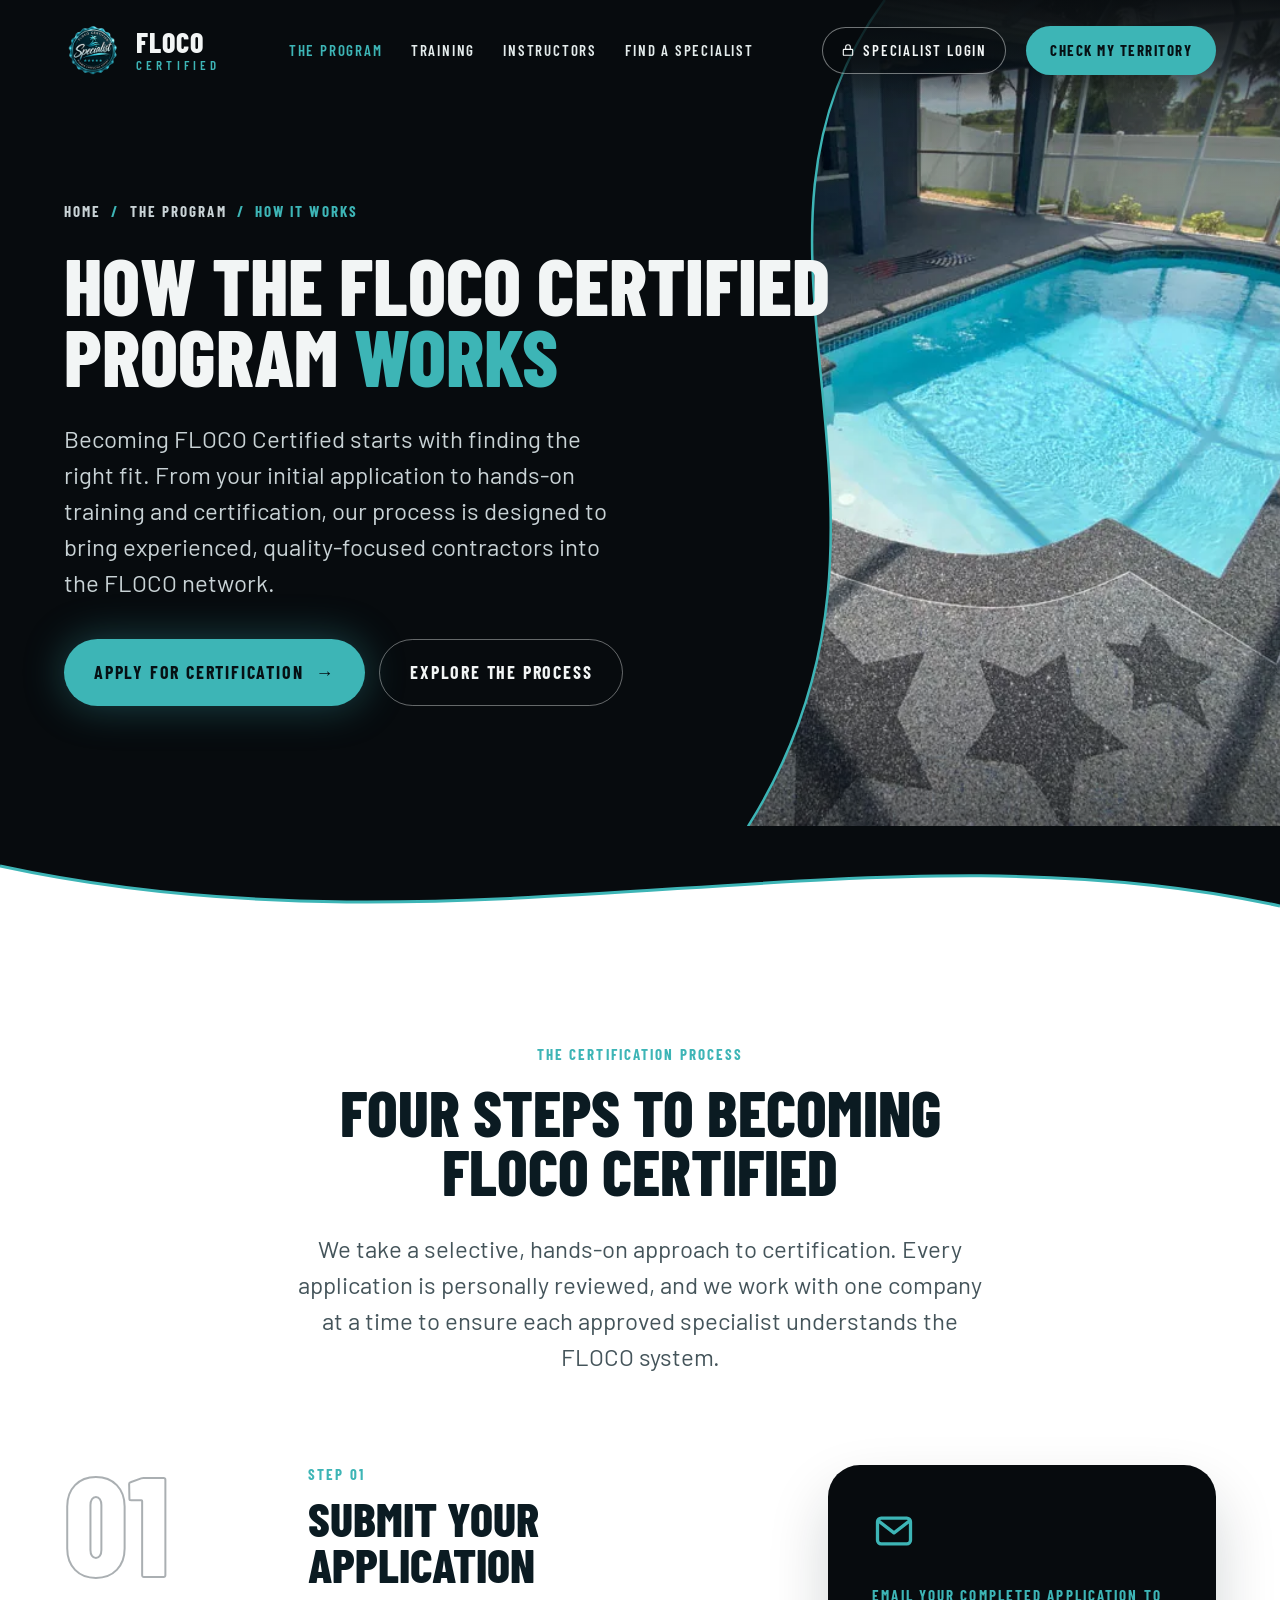
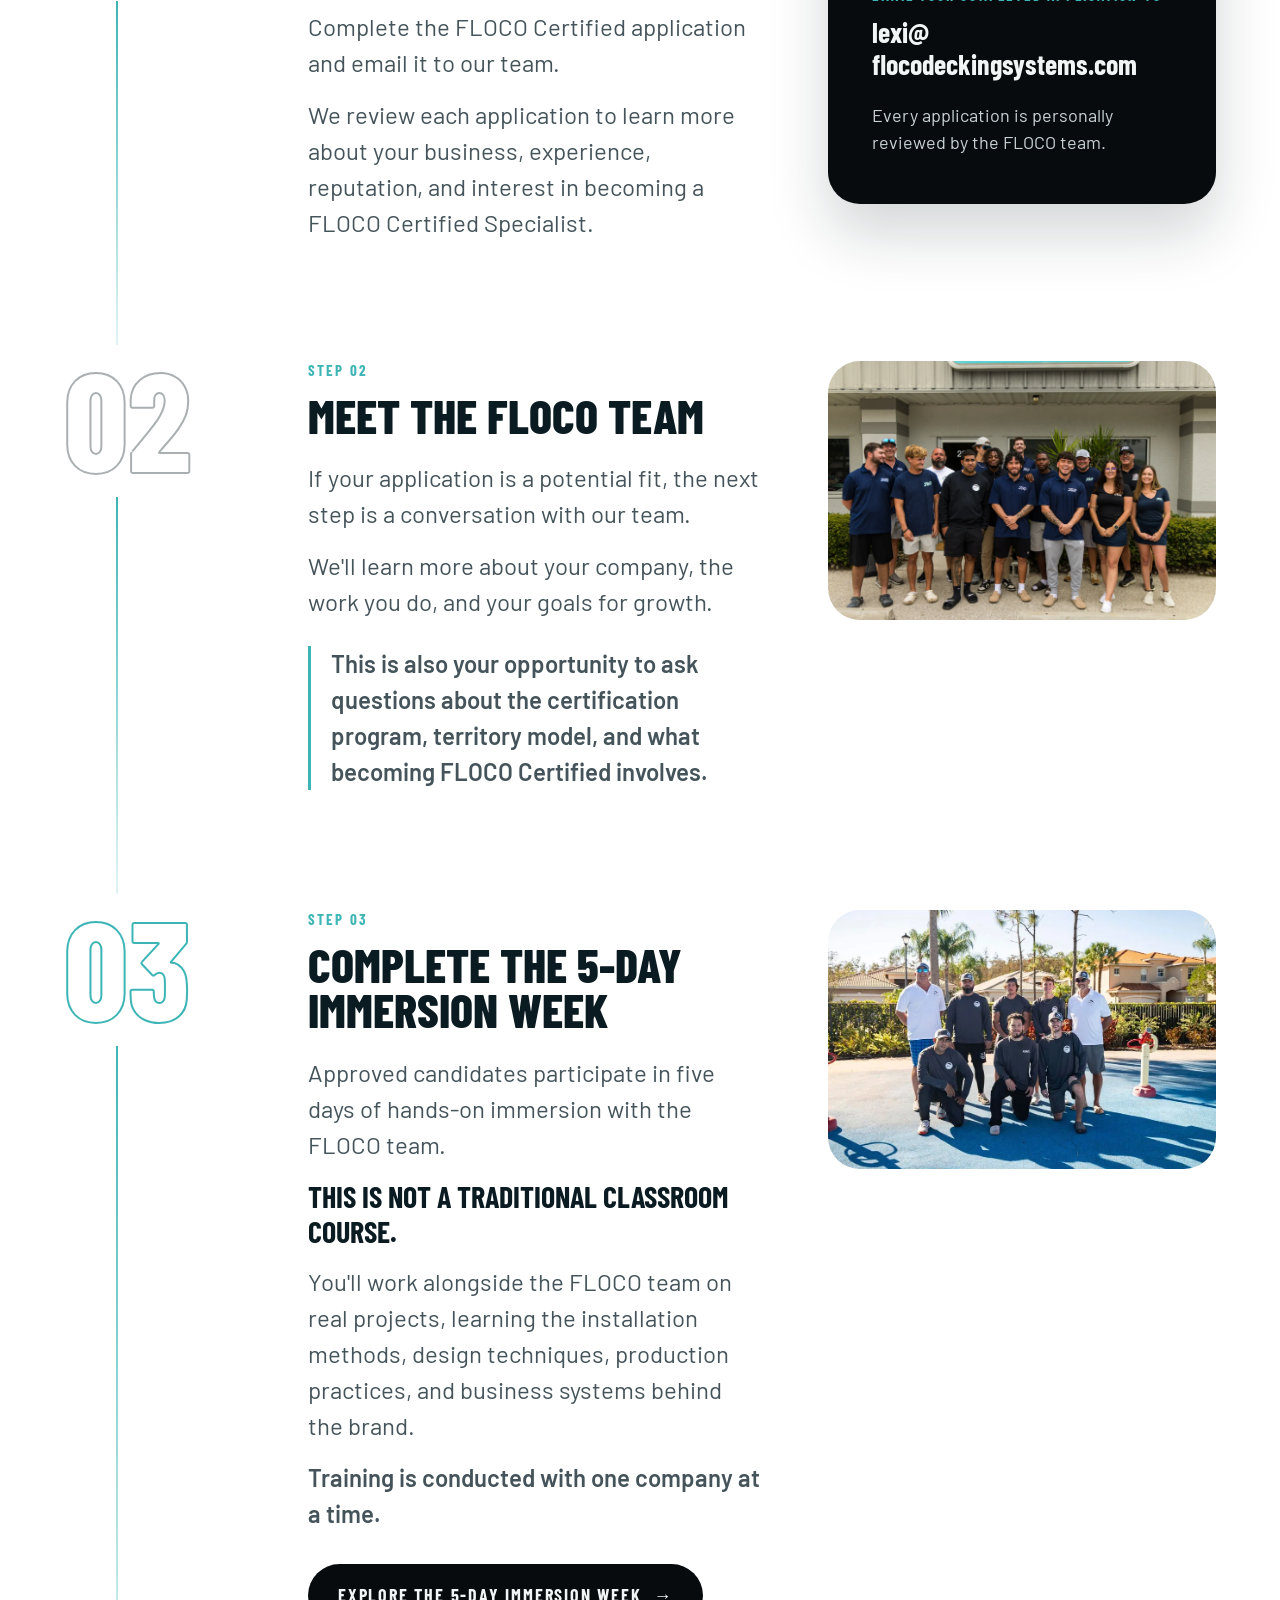
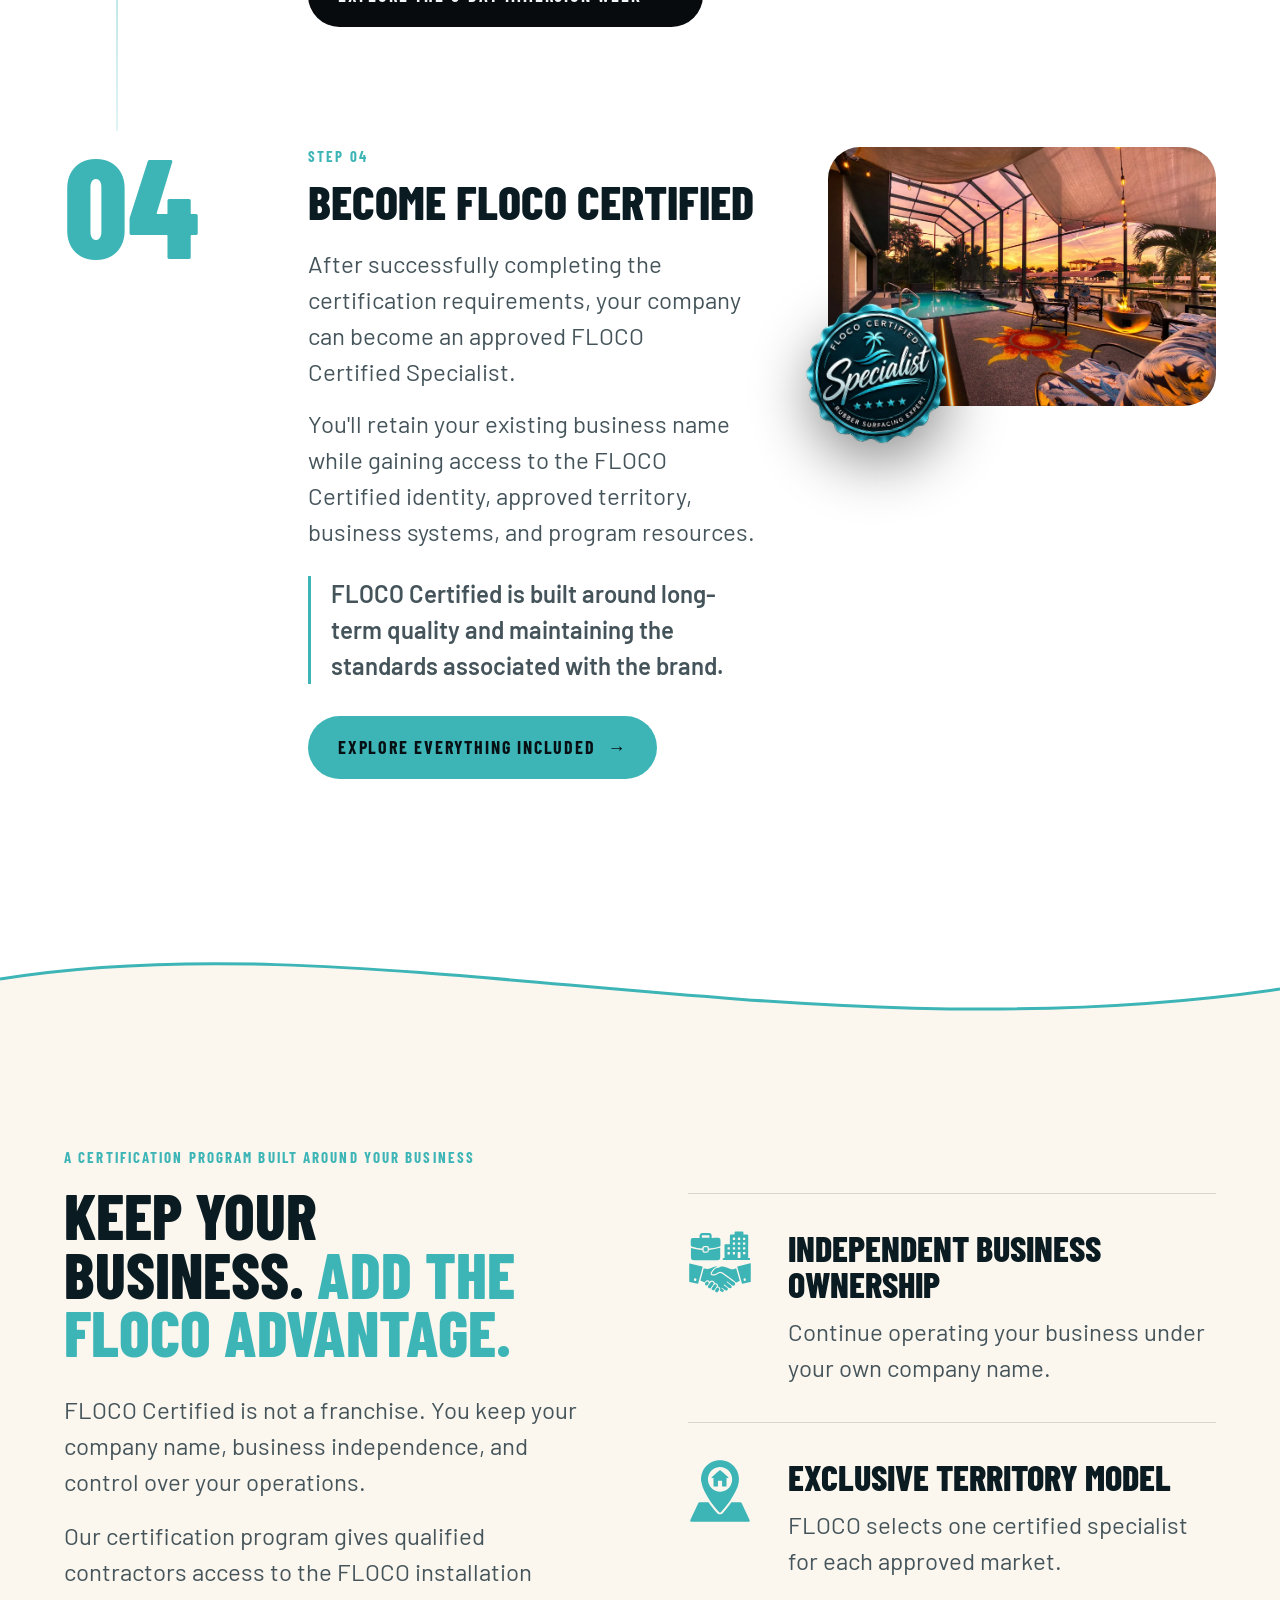
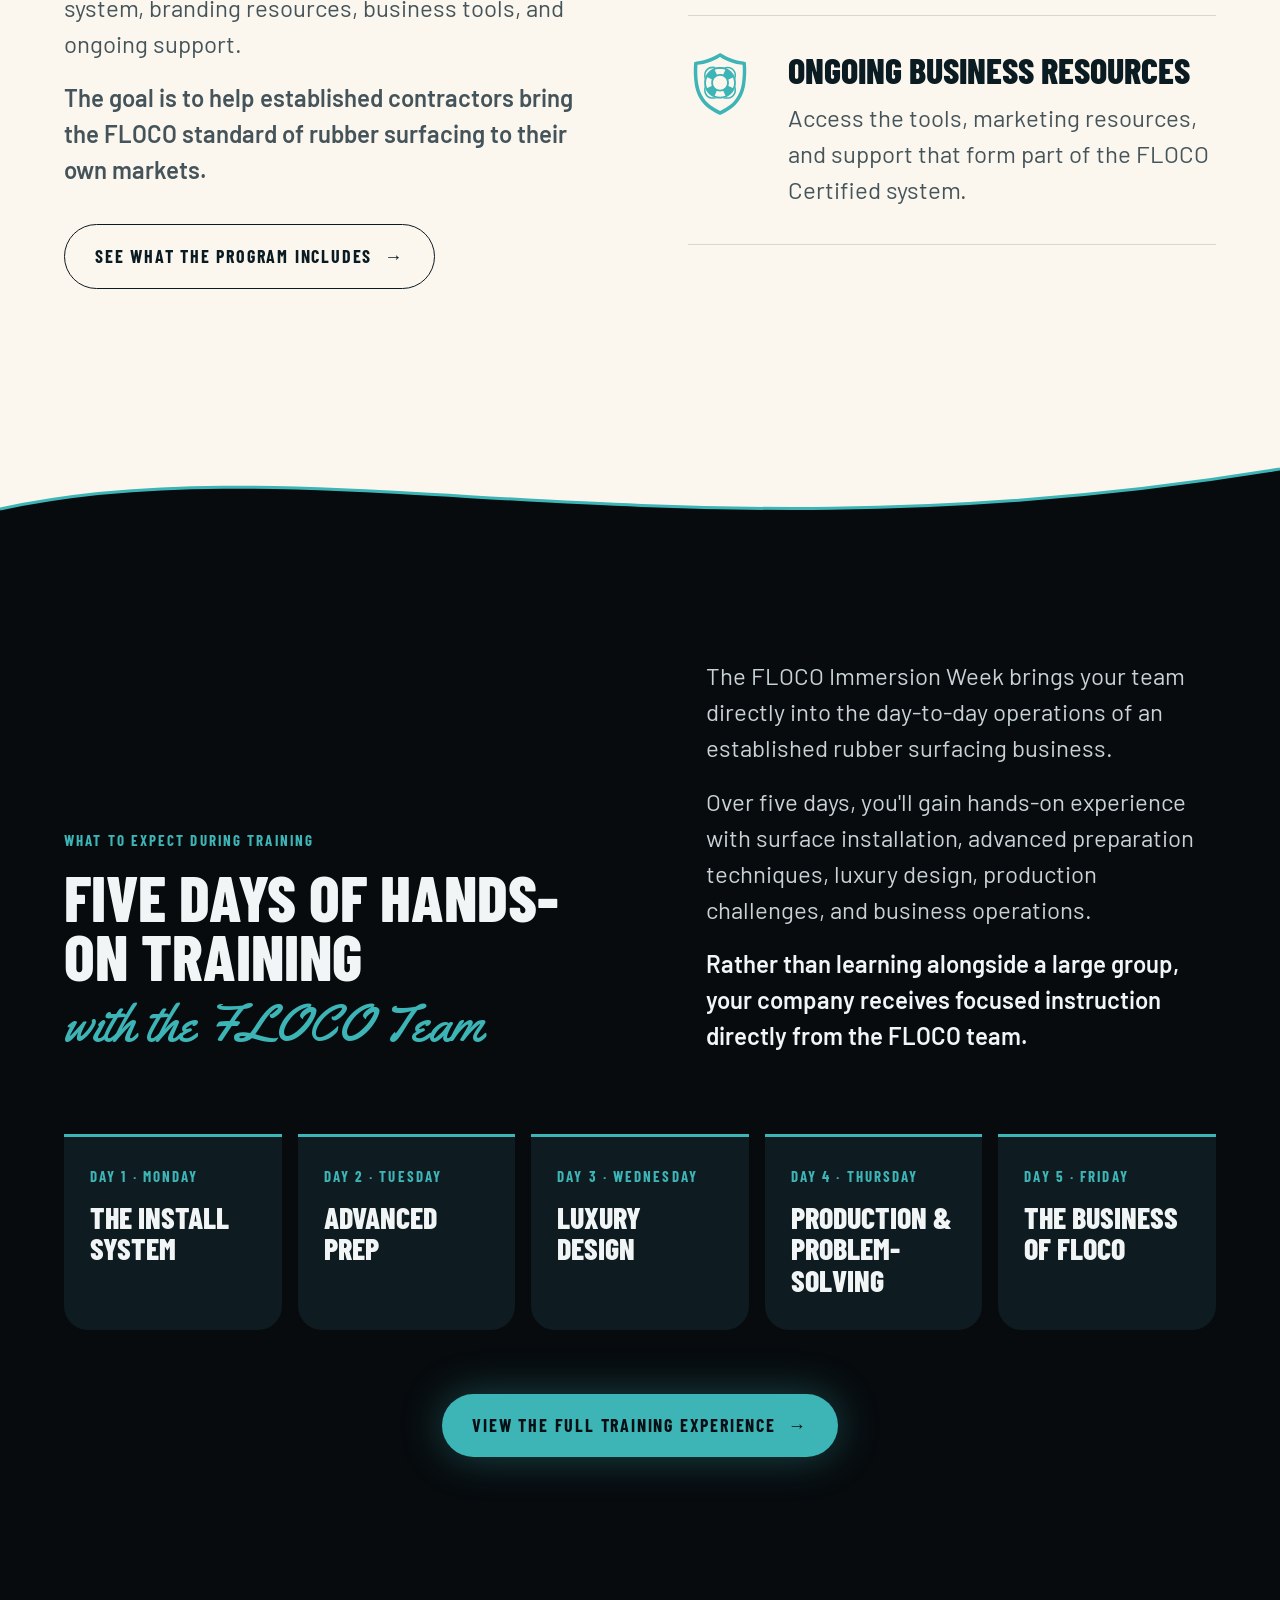
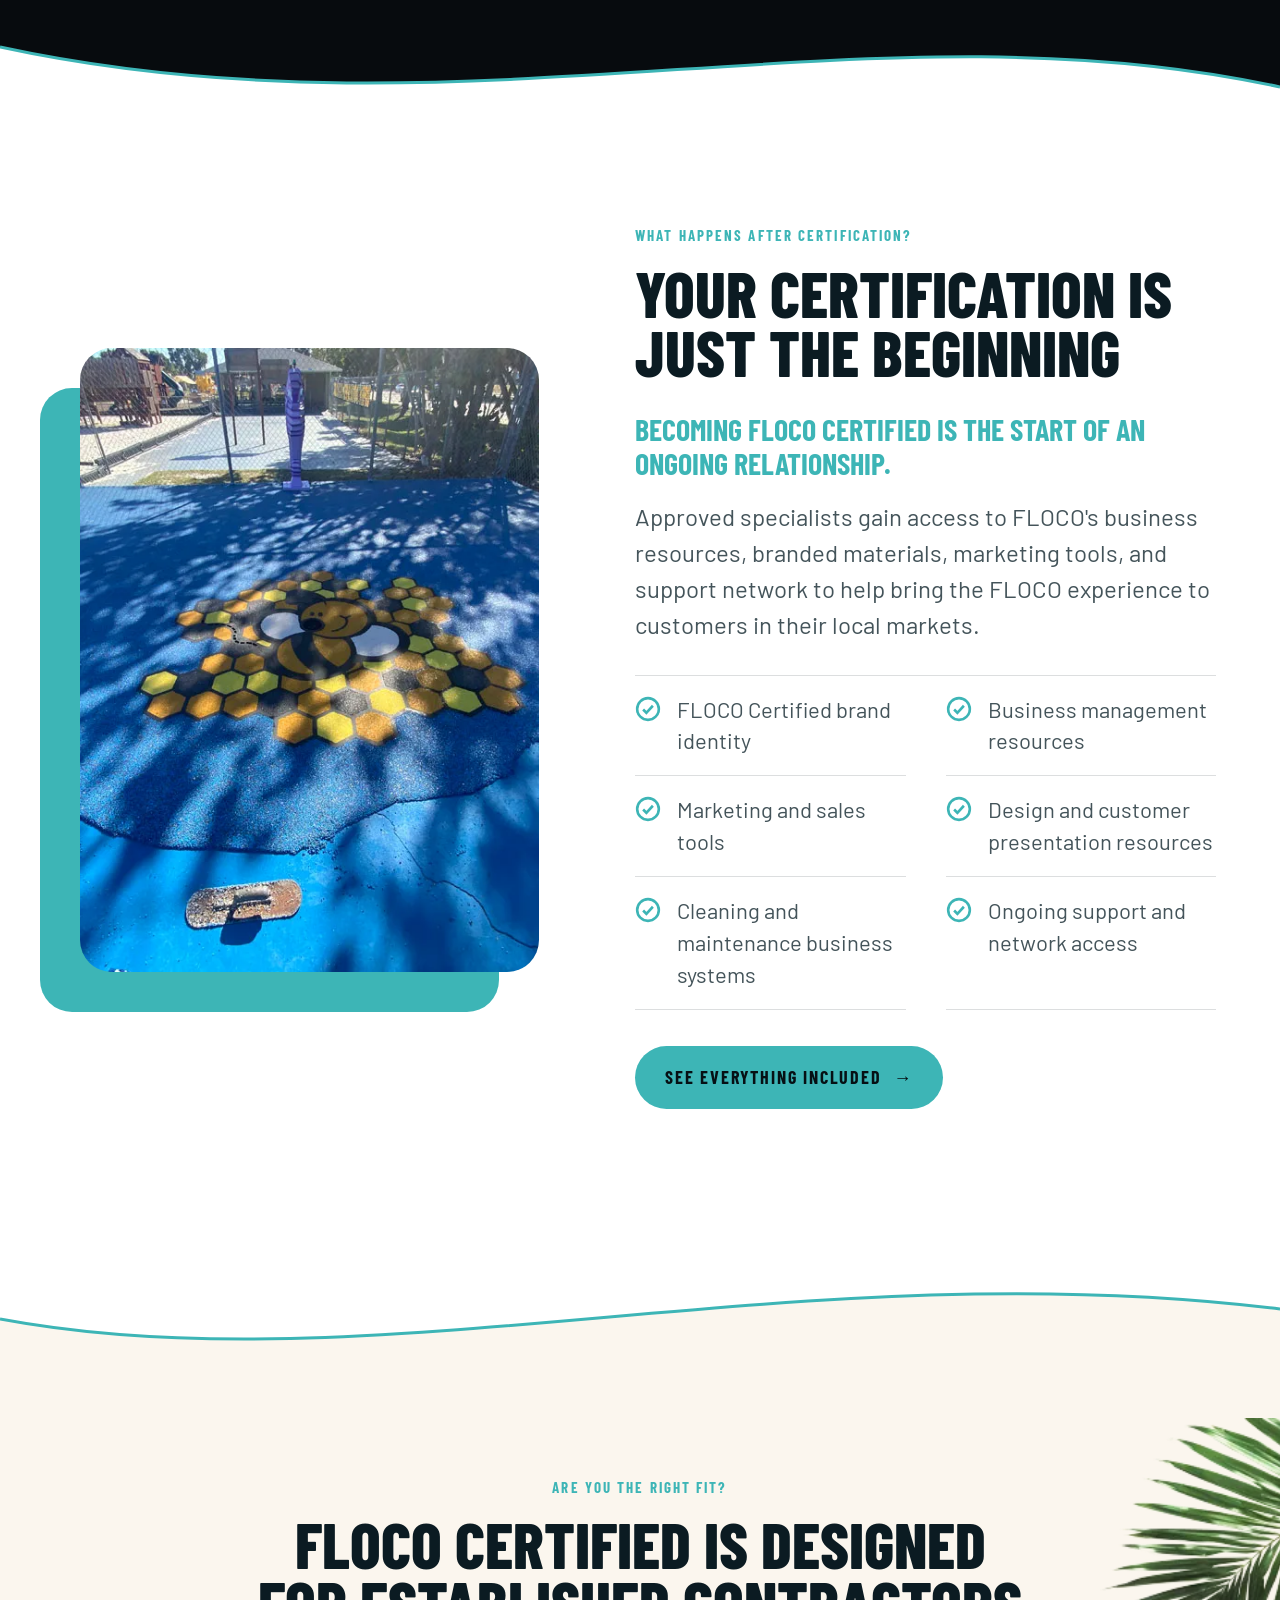
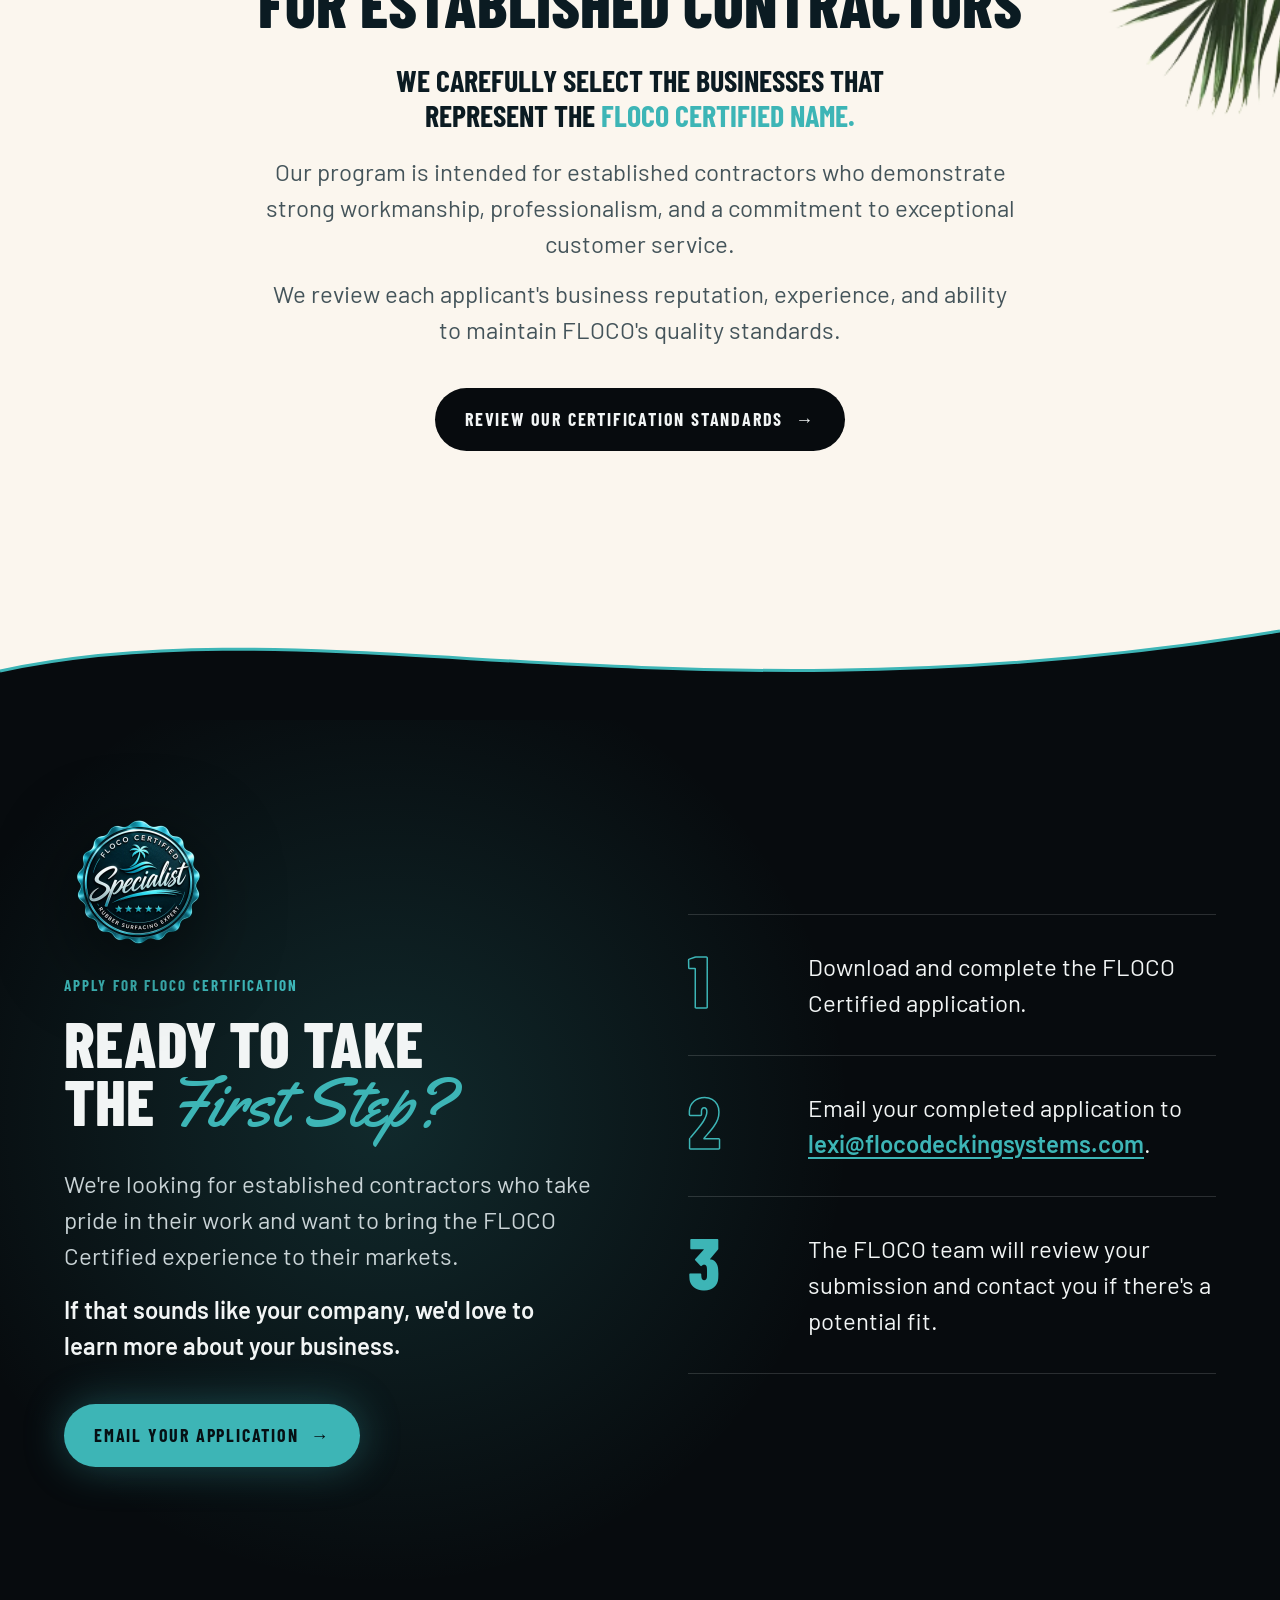
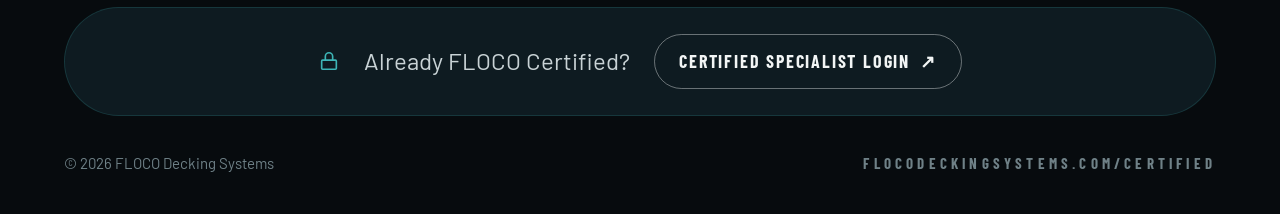
<file: program/how-it-works/index.html>
<!DOCTYPE html>
<html lang="en">
<head>
<meta charset="utf-8">
<meta name="viewport" content="width=device-width, initial-scale=1">
<title>How the FLOCO Certified Program Works | FLOCO</title>
<meta name="description" content="Learn how the FLOCO Certified program works, from applying and meeting our team to five days of hands-on training and becoming a certified specialist.">
<meta name="theme-color" content="#070B0E">
<meta property="og:type" content="website">
<meta property="og:site_name" content="FLOCO Certified">
<meta property="og:title" content="How the FLOCO Certified Program Works | FLOCO">
<meta property="og:description" content="Learn how the FLOCO Certified program works, from applying and meeting our team to five days of hands-on training and becoming a certified specialist.">
<meta name="twitter:card" content="summary_large_image">
<!-- TODO before launch: add <link rel="canonical"> (…/program/how-it-works/), og:url and og:image as absolute URLs once the live domain is confirmed. -->
<link rel="icon" type="image/webp" href="../../assets/images/floco-certified-badge.webp">
<link rel="preconnect" href="https://fonts.googleapis.com">
<link rel="preconnect" href="https://fonts.gstatic.com" crossorigin>
<link href="https://fonts.googleapis.com/css2?family=Barlow+Condensed:wght@500;600;700;800&family=Barlow:wght@400;500;600;700&family=Yellowtail&display=swap" rel="stylesheet">
<link rel="preload" as="image" href="../../assets/images/star-pool-deck.webp">
<link rel="stylesheet" href="../../css/styles.css">
<link rel="stylesheet" href="../../css/responsive.css">
</head>
<body class="program-page how-page">
<div class="page" style="background:#FFFFFF;color:#0B1B22;font-family:'Barlow',sans-serif;font-size:24px;line-height:1.5;min-width:1200px;overflow:hidden;">

<!-- NAV (same as homepage; links point back to homepage sections) -->
<header class="site-header" style="position:absolute;top:0;left:0;right:0;z-index:20;background:linear-gradient(180deg,rgba(7,11,14,.9) 0%,rgba(7,11,14,.6) 60%,rgba(7,11,14,0) 100%);">
  <div class="nav-inner" style="max-width:1440px;margin:0 auto;padding:26px 64px;display:flex;align-items:center;justify-content:space-between;gap:32px;">
    <a href="../../" class="nav-logo" aria-label="FLOCO Certified home" style="display:flex;align-items:center;gap:14px;color:#F2F5F5;">
      <img src="../../assets/images/floco-certified-badge.webp" width="600" height="504" alt="" style="width:58px;height:auto;display:block;" />
      <span style="display:flex;flex-direction:column;line-height:1;">
        <span style="font-family:'Barlow Condensed',sans-serif;font-weight:800;font-size:28px;letter-spacing:.04em;">FLOCO</span>
        <span style="font-family:'Barlow Condensed',sans-serif;font-weight:600;font-size:13px;letter-spacing:.32em;color:#3DB5B6;margin-top:3px;">CERTIFIED</span>
      </span>
    </a>
    <nav id="site-nav" class="nav-links" aria-label="Main" style="display:flex;gap:clamp(18px,2.2vw,36px);white-space:nowrap;font-family:'Barlow Condensed',sans-serif;font-weight:600;font-size:15px;letter-spacing:.12em;text-transform:uppercase;">
      <a href="../" aria-current="true" style="color:#E4ECEC;" class="hv-1">The Program</a>
      <a href="../../#training" style="color:#E4ECEC;" class="hv-2">Training</a>
      <a href="../../#instructors" style="color:#E4ECEC;" class="hv-3">Instructors</a>
      <a href="../../#find" style="color:#E4ECEC;" class="hv-4">Find a Specialist</a>
    </nav>
    <div class="nav-cta" style="display:flex;align-items:center;gap:20px;white-space:nowrap;">
      <a href="#login" style="font-family:'Barlow Condensed',sans-serif;font-weight:600;font-size:15px;letter-spacing:.12em;text-transform:uppercase;color:#F2F5F5;display:flex;align-items:center;gap:8px;padding:11px 18px;border:1px solid rgba(242,245,245,.45);border-radius:999px;background:rgba(7,11,14,.35);" class="hv-5">
        <svg aria-hidden="true" xmlns="http://www.w3.org/2000/svg" width="14" height="14" viewBox="0 0 24 24" fill="none" stroke="currentColor" stroke-width="2"><rect x="4" y="11" width="16" height="10" rx="1"/><path d="M8 11V7a4 4 0 0 1 8 0v4"/></svg>
        Specialist Login
      </a>
      <a href="#apply" style="font-family:'Barlow Condensed',sans-serif;font-weight:700;font-size:15px;letter-spacing:.1em;text-transform:uppercase;background:#3DB5B6;color:#061014;padding:13px 24px;border-radius:999px;" class="hv-6">Check My Territory</a>
    </div>
    <button type="button" class="nav-toggle" aria-controls="site-nav" aria-expanded="false" aria-label="Open menu"><span></span><span></span><span></span></button>
  </div>
</header>

<main>

<!-- 1 HERO — dark (homepage hero treatment) with breadcrumb -->
<section class="hero program-hero" aria-labelledby="how-title" style="position:relative;min-height:820px;background:#070B0E;color:#F2F5F5;">
  <div class="hero-media" style="position:absolute;top:0;bottom:0;left:max(36%,520px);right:0;">
    <img src="../../assets/images/star-pool-deck.webp" width="900" height="675" alt="Pool deck finished in FLOCO rubber surfacing with inlaid star designs" loading="eager" fetchpriority="high" decoding="async" class="slot-img" />
  </div>
  <div class="hero-shade" style="position:absolute;top:0;bottom:0;left:max(36%,520px);right:0;pointer-events:none;background:linear-gradient(180deg,rgba(7,11,14,.65) 0%,rgba(7,11,14,0) 25%,rgba(7,11,14,0) 70%,rgba(7,11,14,.5) 100%);"></div>
  <svg class="hero-curve" aria-hidden="true" xmlns="http://www.w3.org/2000/svg" viewBox="0 0 100 100" preserveAspectRatio="none" style="position:absolute;top:0;bottom:0;left:max(36%,520px);width:calc(100% - max(36%,520px));height:100%;pointer-events:none;">
    <path d="M0 0 H48 C24 30 56 62 30 100 H0 Z" fill="#070B0E"/>
    <path d="M48 0 C24 30 56 62 30 100" fill="none" stroke="#3DB5B6" stroke-width="2.5" vector-effect="non-scaling-stroke"/>
  </svg>
  <div class="hero-content" style="position:relative;max-width:1440px;margin:0 auto;padding:200px 64px 120px;pointer-events:none;">
    <div style="max-width:620px;pointer-events:auto;">
      <nav class="breadcrumb" aria-label="Breadcrumb" style="margin-bottom:26px;font-family:'Barlow Condensed',sans-serif;font-weight:700;font-size:15px;letter-spacing:.14em;text-transform:uppercase;">
        <ol role="list" style="list-style:none;margin:0;padding:0;display:flex;flex-wrap:wrap;align-items:center;gap:6px 10px;color:#8A9BA0;">
          <li><a href="../../" style="color:#C9D3D6;" class="hv-1">Home</a></li>
          <li aria-hidden="true" style="color:#3DB5B6;">/</li>
          <li><a href="../" style="color:#C9D3D6;" class="hv-2">The Program</a></li>
          <li aria-hidden="true" style="color:#3DB5B6;">/</li>
          <li><span aria-current="page" style="color:#3DB5B6;">How It Works</span></li>
        </ol>
      </nav>
      <h1 id="how-title" class="hero-title" style="margin:0;font-family:'Barlow Condensed',sans-serif;font-weight:800;text-transform:uppercase;font-size:clamp(72px,6.2vw,96px);line-height:.9;color:#F2F5F5;width:800px;max-width:none;">How the FLOCO Certified Program <span style="color:#3DB5B6;">Works</span></h1>
      <p style="margin:30px 0 0;max-width:560px;font-size:24px;line-height:1.5;color:#C9D3D6;text-wrap:pretty;">Becoming FLOCO Certified starts with finding the right fit. From your initial application to hands-on training and certification, our process is designed to bring experienced, quality-focused contractors into the FLOCO network.</p>
      <div class="hero-actions" style="display:flex;gap:14px;margin-top:38px;white-space:nowrap;">
        <a href="#apply" style="font-family:'Barlow Condensed',sans-serif;font-weight:700;font-size:18px;letter-spacing:.1em;text-transform:uppercase;background:#3DB5B6;color:#061014;padding:19px 30px;border-radius:999px;box-shadow:0 0 40px rgba(61,181,182,.35);display:flex;align-items:center;gap:12px;" class="hv-7">Apply for Certification <span aria-hidden="true">→</span></a>
        <a href="#process" style="font-family:'Barlow Condensed',sans-serif;font-weight:700;font-size:18px;letter-spacing:.1em;text-transform:uppercase;color:#F2F5F5;padding:19px 30px;border-radius:999px;border:1px solid rgba(242,245,245,.4);" class="hv-8">Explore the Process</a>
      </div>
    </div>
  </div>
</section>

<svg aria-hidden="true" xmlns="http://www.w3.org/2000/svg" viewBox="0 0 1440 120" preserveAspectRatio="none" style="display:block;width:100%;height:120px;background:#070B0E;margin-bottom:-1px;">
  <path d="M0 120 L0 40 C520 140 980 -10 1440 80 L1440 120 Z" fill="#FFFFFF"/>
  <path d="M0 40 C520 140 980 -10 1440 80" fill="none" stroke="#3DB5B6" stroke-width="3" vector-effect="non-scaling-stroke"/>
</svg>

<!-- 2 THE CERTIFICATION PROCESS — white, vertical numbered timeline (page centerpiece) -->
<section id="process" aria-labelledby="process-title" style="position:relative;background:#FFFFFF;padding:100px 0 150px;">
  <div style="max-width:1000px;margin:0 auto;padding:0 64px;text-align:center;display:flex;flex-direction:column;align-items:center;">
    <div style="font-family:'Barlow Condensed',sans-serif;font-weight:700;font-size:15px;letter-spacing:.14em;text-transform:uppercase;color:#3DB5B6;line-height:1.3;margin-bottom:18px;">The Certification Process</div>
    <h2 id="process-title" style="margin:0;font-family:'Barlow Condensed',sans-serif;font-weight:800;font-size:clamp(60px,5vw,80px);line-height:.92;text-transform:uppercase;text-wrap:balance;">Four Steps to Becoming FLOCO Certified</h2>
    <p style="margin:30px 0 0;max-width:720px;font-size:24px;line-height:1.5;color:#44545A;text-wrap:pretty;">We take a selective, hands-on approach to certification. Every application is personally reviewed, and we work with one company at a time to ensure each approved specialist understands the FLOCO system.</p>
  </div>
  <ol class="hiw-steps" role="list" style="list-style:none;max-width:1440px;margin:90px auto 0;padding:0 64px;">

    <li class="hiw-step" style="display:grid;grid-template-columns:180px minmax(0,1fr) minmax(0,.85fr);gap:64px;align-items:start;padding-bottom:120px;">
      <div class="hiw-num" aria-hidden="true" style="position:relative;align-self:stretch;font-family:'Barlow Condensed',sans-serif;font-weight:800;font-size:140px;line-height:.8;color:transparent;-webkit-text-stroke:2px rgba(11,27,34,.35);">01</div>
      <div class="hiw-body">
        <div style="font-family:'Barlow Condensed',sans-serif;font-weight:700;font-size:15px;letter-spacing:.14em;text-transform:uppercase;color:#3DB5B6;line-height:1.3;">Step 01</div>
        <h3 style="margin:12px 0 0;font-family:'Barlow Condensed',sans-serif;font-weight:800;font-size:48px;line-height:.95;text-transform:uppercase;">Submit Your Application</h3>
        <p style="margin:22px 0 0;font-size:24px;line-height:1.5;color:#44545A;text-wrap:pretty;">Complete the FLOCO Certified application and email it to our team.</p>
        <p style="margin:16px 0 0;font-size:24px;line-height:1.5;color:#44545A;text-wrap:pretty;">We review each application to learn more about your business, experience, reputation, and interest in becoming a FLOCO Certified Specialist.</p>
        <!-- PENDING ASSET: the FLOCO Certified application PDF is not in the repository. When it is added (e.g. assets/docs/floco-certified-application.pdf), restore this button:
        <a href="../../assets/docs/floco-certified-application.pdf" download style="margin-top:32px;white-space:nowrap;display:inline-flex;align-items:center;gap:12px;font-family:'Barlow Condensed',sans-serif;font-weight:700;font-size:18px;letter-spacing:.1em;text-transform:uppercase;background:#3DB5B6;color:#061014;padding:18px 30px;border-radius:999px;" class="hv-9">Download the Application <span aria-hidden="true">↓</span></a>
        -->
      </div>
      <div class="hiw-media">
        <div style="background:#070B0E;color:#F2F5F5;border-radius:32px;padding:44px 44px 48px;box-shadow:0 30px 60px rgba(11,27,34,.18);">
          <svg aria-hidden="true" focusable="false" xmlns="http://www.w3.org/2000/svg" width="44" height="44" viewBox="0 0 24 24" fill="none" stroke="#3DB5B6" stroke-width="1.8" stroke-linecap="round" stroke-linejoin="round"><rect x="3" y="5" width="18" height="14" rx="2"/><path d="M3.5 6.5l8.5 6.5 8.5-6.5"/></svg>
          <div style="margin-top:22px;font-family:'Barlow Condensed',sans-serif;font-weight:700;font-size:15px;letter-spacing:.14em;text-transform:uppercase;color:#3DB5B6;">Email your completed application to</div>
          <a href="mailto:lexi@flocodeckingsystems.com" class="hv-1" style="display:inline-block;margin-top:10px;font-family:'Barlow Condensed',sans-serif;font-weight:700;font-size:28px;line-height:1.15;color:#F2F5F5;overflow-wrap:anywhere;">lexi@<wbr>flocodeckingsystems.com</a>
          <p style="margin:18px 0 0;font-size:18px;line-height:1.5;color:#C9D3D6;">Every application is personally reviewed by the FLOCO team.</p>
        </div>
      </div>
    </li>

    <li class="hiw-step" style="display:grid;grid-template-columns:180px minmax(0,1fr) minmax(0,.85fr);gap:64px;align-items:start;padding-bottom:120px;">
      <div class="hiw-num" aria-hidden="true" style="position:relative;align-self:stretch;font-family:'Barlow Condensed',sans-serif;font-weight:800;font-size:140px;line-height:.8;color:transparent;-webkit-text-stroke:2px rgba(11,27,34,.35);">02</div>
      <div class="hiw-body">
        <div style="font-family:'Barlow Condensed',sans-serif;font-weight:700;font-size:15px;letter-spacing:.14em;text-transform:uppercase;color:#3DB5B6;line-height:1.3;">Step 02</div>
        <h3 style="margin:12px 0 0;font-family:'Barlow Condensed',sans-serif;font-weight:800;font-size:48px;line-height:.95;text-transform:uppercase;">Meet the FLOCO Team</h3>
        <p style="margin:22px 0 0;font-size:24px;line-height:1.5;color:#44545A;text-wrap:pretty;">If your application is a potential fit, the next step is a conversation with our team.</p>
        <p style="margin:16px 0 0;font-size:24px;line-height:1.5;color:#44545A;text-wrap:pretty;">We'll learn more about your company, the work you do, and your goals for growth.</p>
        <p style="margin:26px 0 0;padding-left:20px;border-left:3px solid #3DB5B6;font-size:24px;line-height:1.5;font-weight:600;color:#44545A;text-wrap:pretty;">This is also your opportunity to ask questions about the certification program, territory model, and what becoming FLOCO Certified involves.</p>
      </div>
      <div class="hiw-media" style="position:relative;aspect-ratio:3/2;"><img src="../../assets/images/floco-team-group.webp" width="1600" height="1067" alt="The FLOCO team together outside the FLOCO office" loading="lazy" decoding="async" class="slot-img" style="border-radius:32px;" /></div>
    </li>

    <li class="hiw-step" style="display:grid;grid-template-columns:180px minmax(0,1fr) minmax(0,.85fr);gap:64px;align-items:start;padding-bottom:120px;">
      <div class="hiw-num" aria-hidden="true" style="position:relative;align-self:stretch;font-family:'Barlow Condensed',sans-serif;font-weight:800;font-size:140px;line-height:.8;color:transparent;-webkit-text-stroke:2px #3DB5B6;">03</div>
      <div class="hiw-body">
        <div style="font-family:'Barlow Condensed',sans-serif;font-weight:700;font-size:15px;letter-spacing:.14em;text-transform:uppercase;color:#3DB5B6;line-height:1.3;">Step 03</div>
        <h3 style="margin:12px 0 0;font-family:'Barlow Condensed',sans-serif;font-weight:800;font-size:48px;line-height:.95;text-transform:uppercase;">Complete the 5-Day Immersion Week</h3>
        <p style="margin:22px 0 0;font-size:24px;line-height:1.5;color:#44545A;text-wrap:pretty;">Approved candidates participate in five days of hands-on immersion with the FLOCO team.</p>
        <p style="margin:16px 0 0;font-family:'Barlow Condensed',sans-serif;font-weight:700;font-size:30px;line-height:1.15;text-transform:uppercase;color:#0B1B22;">This is not a traditional classroom course.</p>
        <p style="margin:16px 0 0;font-size:24px;line-height:1.5;color:#44545A;text-wrap:pretty;">You'll work alongside the FLOCO team on real projects, learning the installation methods, design techniques, production practices, and business systems behind the brand.</p>
        <p style="margin:16px 0 0;font-size:24px;line-height:1.5;font-weight:600;color:#44545A;">Training is conducted with one company at a time.</p>
        <a href="../immersion-week/" style="margin-top:32px;white-space:nowrap;display:inline-flex;align-items:center;gap:12px;font-family:'Barlow Condensed',sans-serif;font-weight:700;font-size:18px;letter-spacing:.1em;text-transform:uppercase;background:#070B0E;color:#F2F5F5;padding:18px 30px;border-radius:999px;" class="hv-10">Explore the 5-Day Immersion Week <span aria-hidden="true">→</span></a>
      </div>
      <div class="hiw-media" style="position:relative;aspect-ratio:3/2;"><img src="../../assets/images/training-team.webp" width="900" height="601" alt="FLOCO installation crew working together on a blue rubber-surfaced play area" loading="lazy" decoding="async" class="slot-img" style="border-radius:32px;" /></div>
    </li>

    <li class="hiw-step" style="display:grid;grid-template-columns:180px minmax(0,1fr) minmax(0,.85fr);gap:64px;align-items:start;">
      <div class="hiw-num" aria-hidden="true" style="position:relative;align-self:stretch;font-family:'Barlow Condensed',sans-serif;font-weight:800;font-size:140px;line-height:.8;color:#3DB5B6;">04</div>
      <div class="hiw-body">
        <div style="font-family:'Barlow Condensed',sans-serif;font-weight:700;font-size:15px;letter-spacing:.14em;text-transform:uppercase;color:#3DB5B6;line-height:1.3;">Step 04</div>
        <h3 style="margin:12px 0 0;font-family:'Barlow Condensed',sans-serif;font-weight:800;font-size:48px;line-height:.95;text-transform:uppercase;">Become FLOCO Certified</h3>
        <p style="margin:22px 0 0;font-size:24px;line-height:1.5;color:#44545A;text-wrap:pretty;">After successfully completing the certification requirements, your company can become an approved FLOCO Certified Specialist.</p>
        <p style="margin:16px 0 0;font-size:24px;line-height:1.5;color:#44545A;text-wrap:pretty;">You'll retain your existing business name while gaining access to the FLOCO Certified identity, approved territory, business systems, and program resources.</p>
        <p style="margin:26px 0 0;padding-left:20px;border-left:3px solid #3DB5B6;font-size:24px;line-height:1.5;font-weight:600;color:#44545A;text-wrap:pretty;">FLOCO Certified is built around long-term quality and maintaining the standards associated with the brand.</p>
        <a href="../everything-included/" style="margin-top:32px;white-space:nowrap;display:inline-flex;align-items:center;gap:12px;font-family:'Barlow Condensed',sans-serif;font-weight:700;font-size:18px;letter-spacing:.1em;text-transform:uppercase;background:#3DB5B6;color:#061014;padding:18px 30px;border-radius:999px;" class="hv-9">Explore Everything Included <span aria-hidden="true">→</span></a>
      </div>
      <div class="hiw-media hiw-certified" style="position:relative;aspect-ratio:3/2;">
        <img src="../../assets/images/hero-sunset-pool.webp" width="900" height="601" alt="Screened pool deck at sunset finished in FLOCO rubber surfacing with a sun inlay" loading="lazy" decoding="async" class="slot-img" style="border-radius:32px;" />
        <img src="../../assets/images/floco-certified-badge.webp" width="600" height="504" alt="FLOCO Certified Specialist badge" loading="lazy" decoding="async" class="hiw-badge" style="position:absolute;left:-36px;bottom:-40px;width:170px;height:auto;transform:rotate(-6deg);filter:drop-shadow(0 20px 30px rgba(0,0,0,.45));" />
      </div>
    </li>

  </ol>
</section>

<svg aria-hidden="true" xmlns="http://www.w3.org/2000/svg" viewBox="0 0 1440 120" preserveAspectRatio="none" style="display:block;width:100%;height:120px;background:#FFFFFF;margin-bottom:-1px;">
  <path d="M0 120 L0 50 C420 -10 900 130 1440 60 L1440 120 Z" fill="#FBF6EE"/>
  <path d="M0 50 C420 -10 900 130 1440 60" fill="none" stroke="#3DB5B6" stroke-width="3" vector-effect="non-scaling-stroke"/>
</svg>

<!-- 3 BUILT AROUND YOUR BUSINESS — cream, split (copy left, point list right) -->
<section id="your-business" aria-labelledby="business-title" style="position:relative;background:#FBF6EE;padding:100px 0 150px;">
  <div class="split" style="max-width:1440px;margin:0 auto;padding:0 64px;display:grid;grid-template-columns:minmax(0,1fr) minmax(0,1fr);gap:96px;align-items:center;">
    <div>
      <div style="font-family:'Barlow Condensed',sans-serif;font-weight:700;font-size:15px;letter-spacing:.14em;text-transform:uppercase;color:#3DB5B6;line-height:1.3;margin-bottom:18px;">A Certification Program Built Around Your Business</div>
      <h2 id="business-title" style="margin:0;font-family:'Barlow Condensed',sans-serif;font-weight:800;font-size:clamp(60px,5vw,80px);line-height:.92;text-transform:uppercase;text-wrap:balance;">Keep Your Business. <span style="color:#3DB5B6;">Add the FLOCO Advantage.</span></h2>
      <p style="margin:30px 0 0;font-size:24px;line-height:1.5;color:#44545A;text-wrap:pretty;">FLOCO Certified is not a franchise. You keep your company name, business independence, and control over your operations.</p>
      <p style="margin:18px 0 0;font-size:24px;line-height:1.5;color:#44545A;text-wrap:pretty;">Our certification program gives qualified contractors access to the FLOCO installation system, branding resources, business tools, and ongoing support.</p>
      <p style="margin:18px 0 0;font-size:24px;line-height:1.5;font-weight:600;color:#44545A;text-wrap:pretty;">The goal is to help established contractors bring the FLOCO standard of rubber surfacing to their own markets.</p>
      <a href="../everything-included/" style="margin-top:36px;white-space:nowrap;display:inline-flex;align-items:center;gap:12px;font-family:'Barlow Condensed',sans-serif;font-weight:700;font-size:18px;letter-spacing:.1em;text-transform:uppercase;color:#0B1B22;padding:18px 30px;border-radius:999px;border:1.5px solid #0B1B22;" class="hv-12">See What the Program Includes <span aria-hidden="true">→</span></a>
    </div>
    <ul class="advantage-list" role="list" style="list-style:none;margin:0;padding:0;border-top:1px solid rgba(11,27,34,.14);">
      <li style="display:grid;grid-template-columns:72px minmax(0,1fr);gap:28px;align-items:start;padding:36px 0;border-bottom:1px solid rgba(11,27,34,.14);">
        <svg aria-hidden="true" focusable="false" style="width:64px;height:64px;flex-shrink:0;display:block;color:#3DB5B6;" xmlns="http://www.w3.org/2000/svg" viewBox="9949.3 547.7 225.8 225.8" fill="currentColor"><path d="M10113.6,562.6c-.1-2.3,0-4.5,0-6.9.1-1.7,1.1-2.6,3.1-2.6,8.4,0,16.7-.1,24.9,0,2.2,0,3.3,1,3.2,2.9,0,2.2,0,4.4,0,6.5,0,.4.3.8.8.8h12.8c1.4,0,2.6.9,3.1,2.1.2.6.3,1.9.3,4.1-.1,21.4-.2,46.8-.2,76.3,0,.5.4.8.8.8h4c1,0,1.7.8,1.7,1.7v3.7c0,1-.8,1.9-1.9,1.9h-92.7c-1.1,0-1.9-.9-1.9-1.9v-3.1c0-.9.7-1.7,1.6-1.8l3.8-.3c.8,0,1.4-.7,1.4-1.5-.3-16.8-.4-31.6-.3-44.6,0-2.1,1-3.1,2.9-3.1,7.1,0,12.2,0,15.3,0,.3,0,.5-.3.6-.6.1-10.8.2-20.8.4-30.1,0-2.2,1-3.3,2.9-3.3,3,0,7.2,0,12.4,0,.5,0,.8-.4.8-.8M10115.7,576.3c0-.9-.7-1.7-1.6-1.7h-5c-.9,0-1.7.7-1.7,1.6v4.8c0,.9.7,1.7,1.6,1.7h5c.9,0,1.7-.7,1.7-1.6v-4.8M10133.6,576.5c0-1-.9-1.9-1.9-1.9h-4.7c-1,0-1.9.9-1.9,2v4.3c0,1,.9,1.9,2,1.9h4.7c1,0,1.9-.9,1.9-2v-4.3M10151.4,576.5c0-.9-.7-1.6-1.6-1.6h-4.8c-.9,0-1.6.6-1.6,1.5v4.8c0,.9.6,1.6,1.5,1.6h4.8c.9,0,1.6-.6,1.6-1.5v-4.8M10125.1,598.3c0,1,.9,1.7,1.9,1.6l5.3-.5c1,0,1.7-.9,1.6-1.9l-.4-4.4c0-.9-.8-1.6-1.7-1.6h-5.4c-1.1,0-1.9.8-1.8,1.9l.5,5M10151.7,593.1c0-.8-.6-1.5-1.5-1.5h-5.3c-.8-.1-1.5.5-1.5,1.3v5.2c-.1.8.5,1.5,1.3,1.5h5.3c.8.1,1.5-.5,1.5-1.3v-5.2M10115.6,593.2c0-.8-.6-1.4-1.4-1.4h-5.4c-.8,0-1.4.6-1.4,1.4v5.1c0,.8.6,1.4,1.4,1.4h5.4c.8,0,1.4-.6,1.4-1.4v-5.1M10133.4,609.8c0-.9-.7-1.6-1.6-1.6h-5.1c-.9,0-1.6.7-1.6,1.6v5.1c0,.9.7,1.6,1.6,1.6h5.1c.9,0,1.6-.7,1.6-1.6v-5.1M10115.7,609.6c0-.7-.6-1.3-1.3-1.4h-5.6c-.7,0-1.3.5-1.4,1.2v5.6c0,.7.5,1.3,1.2,1.4h5.6c.7,0,1.3-.5,1.4-1.2v-5.6M10145,608.3c-1,0-1.8.8-1.8,1.8v4.7c0,1,.7,1.8,1.7,1.8h5c1,0,1.8-.8,1.8-1.8v-4.6c0-1-.7-1.8-1.7-1.8h-5M10097.1,609.6c0-.7-.5-1.2-1.2-1.2h-5.8c-.7,0-1.2.5-1.2,1.1v5.8c0,.7.5,1.2,1.1,1.2h5.8c.7,0,1.2-.5,1.2-1.1v-5.8M10097.1,626.7c0-.6-.5-1.1-1.1-1.1h-6.2c-.6,0-1.1.5-1.1,1.1v6.1c0,.6.5,1.1,1.1,1.1h6.2c.6,0,1.1-.5,1.1-1.1v-6.1M10108.6,625.7c-.7,0-1.3.6-1.3,1.3v5.4c0,.7.5,1.3,1.2,1.3h5.4c.7,0,1.3-.6,1.3-1.3v-5.4c0-.7-.5-1.3-1.2-1.3h-5.4M10134.5,626.6c0-.5-.4-.9-.9-.9h-8c-.5,0-.9.4-.9.9v18.7c0,.5.3.9.9.9h8c.5,0,.9-.4.9-.9v-18.7M10151.8,626.9c0-.7-.5-1.2-1.2-1.2h-6c-.7-.1-1.2.4-1.2,1.1v5.4c-.1.7.4,1.2,1.1,1.2h6c.7.1,1.2-.4,1.2-1.1v-5.4h0Z"/><path d="M10022.6,612.4c-.3-2.7,1.1-7.7-3.3-7.8-8.2-.2-13.3-.2-15.1,0-3.9.3-4,5.2-4.3,8.2,0,.4-.4.7-.7.6-11.5-1-22.9-3.1-34.2-6.3-2.8-.8-5.9-2.2-5.9-5.4,0-9.1,0-14.3,0-15.7-.2-5.7,1.4-10.3,7.4-10.3,8.5,0,16.1,0,23-.2.3,0,.6-.3.6-.6,0-2.1,0-3.9,0-5.4,0-6.1,3.3-10.7,9.8-10.9,0,0,5.8,0,17.2-.2,5.6,0,9.1.3,10.7,1.2,5.8,3.2,5,9.2,5,15.2,0,.4.3.8.8.8,8.6,0,16-.1,22.1-.2,7.4,0,8.5,5,8.3,11.5-.1,2.9,0,7.1.1,12.4.2,4.3-1.1,6.4-5.4,7.6-13.5,3.8-25.3,5.9-35.3,6.3-.4,0-.8-.3-.8-.7M10024.9,567.6c0-.7-.5-1.2-1.2-1.2h-24.2c-.7,0-1.2.5-1.2,1.1v6.6c0,.7.5,1.2,1.2,1.2h24.2c.7,0,1.2-.5,1.2-1.1v-6.6h0Z"/><path d="M10016.7,608.3c1.1,0,2,.9,2,2v10.2c0,1.9-1.5,3.4-3.2,3.4h-7.7c-1.8,0-3.2-1.6-3.2-3.5v-10.2c0-1.1.9-2,2.1-2h10.1Z"/><path d="M10011.5,627.7c5,0,9.5,1.2,10.5-4.8.5-2.6.7-4,.7-4,0-.3.3-.6.7-.6,13.4-1.4,26.3-3.6,38.7-7.6.5-.1.9.2.9.7,0,4.6,0,14.7,0,30.3,0,5.8-.3,9.6-5.2,11.7-.9.4-2.7.5-5.5.6-3.7,0-17.3,0-40.9,0-23.6,0-37.2,0-40.9,0-2.8,0-4.6-.2-5.5-.5-4.9-2.1-5.3-6-5.3-11.7,0-15.6,0-25.7,0-30.3,0-.5.5-.8.9-.7,12.4,4,25.4,6.1,38.8,7.5.3,0,.6.3.7.6,0,0,.2,1.4.7,4,1.1,6,5.5,4.8,10.5,4.8h0Z"/><path d="M9955.2,665.8l44.8,10.4c.7.2,1.2.9,1,1.7l-15.9,58.8c-.2.7-.9,1.1-1.6,1l-28.8-6.2c-.6-.1-1.1-.7-1.1-1.3v-63c0-.9.8-1.5,1.7-1.3M9974.6,718.1c-2.4,0-4.4,2.1-4.4,4.8s2,4.8,4.4,4.8,4.4-2.1,4.4-4.8-2-4.8-4.4-4.8h0Z"/><path d="M10123.9,676.3l45.4-10.9c.7-.2,1.4.4,1.4,1.1v63.7c0,.6-.4,1-.9,1.1l-28.8,5.9c-.6.1-1.2-.2-1.4-.8l-16.6-58.7c-.2-.6.2-1.3.8-1.4M10149.8,718.3c-2.3-.2-4.3,1.7-4.5,4.3-.2,2.6,1.5,4.8,3.7,5,2.3.2,4.3-1.7,4.5-4.3.2-2.6-1.5-4.8-3.7-5h0Z"/><path d="M10119.8,684.8l11.7,41.2c.2.5,0,1.1-.6,1.4l-11,5.7c-.5.3-1.1.1-1.5-.3-2.3-2.6-4.9-4.9-7.7-7-4.4-3.3-15.8-11.6-34.1-24.9-6.7-4.9-13.5-8.2-21.3-3.6-7.6,4.4-12.5,8.6-19.6,6.3-3-1-3.6-2.7-1.6-5.4,4.7-6.3,8-10.5,9.8-12.5,1.5-1.6,4.2-3.1,6.6-3.6,3.9-.8,7.9-2,12-3.8,5.2-2.3,8.5-2.3,13.9-.6,5.5,1.7,12.4,3.9,20.4,6.7,4.3,1.5,9.1,2.5,12.8,1.6,3.9-1,6.8-1.7,8.7-2.1.7-.1,1.3.3,1.5.9h0Z"/><path d="M10052.1,677.3c.2.4,0,1-.6,1.1-9.2,1.8-13.4,7.6-18.8,14.6-9.6,12.3,1.8,17.4,12.7,14.2,4.9-1.4,8.6-5.4,13.4-7.1,4.3-1.5,8.7-.7,12.9,2.4,16.6,12.1,29.8,21.6,39.5,28.6,3.4,2.5,6.2,5.8,3.7,10.1-2.9,4.9-7.9,2.8-11.7.2-2-1.4-7.1-5.3-15.4-11.7-.5-.4-1.3-.3-1.7.2h0c-.4.6-.3,1.4.2,1.8,2.6,2.1,7.8,6.2,15.7,12.3,1.7,1.3,2.1,3.2,1.3,5.7-1.9,5.7-8.7,3.1-12.3.7-1.5-1-6.1-4.3-13.7-10-.6-.4-1.4-.3-1.8.3l-.2.3c-.3.4-.2,1,.2,1.3l13.3,10c1,.7,1.5,2,1.3,3.2-1.1,6.3-7.4,6.5-12,3-2.4-1.8-5.4-4-9.1-6.8-.6-.4-1.4-.3-1.8.3l-.3.3c-.2.3-.2.8.1,1,1,.8,3.3,2.7,7,5.6,2.4,1.8,2.6,3.8.6,5.9-3.1,3.4-9.6-.8-12.4-2.9-.3-.2-.4-.5-.4-.9,0-.1.3-1,.9-2.6,2.2-5.8-1.9-10.5-7.4-11.8-.3,0-.5-.4-.5-.7.2-4.9-1.9-8.3-6.3-10-1-.4-2.6-.2-3.7-.4-.4,0-.7-.4-.8-.8-1.8-8-11.1-12.2-17.1-5.3-.4.4-1,.4-1.4,0-3.5-3.7-7.6-5.4-12.4-2.6-2.2,1.3-3.8,3-5,5-.2.4-.8.6-1.2.4l-12.7-5.2c-.7-.3-1-1-.8-1.7l11-40.8c.3-.9,1.2-1.5,2.2-1.3,3.8.9,7.3,1.5,10.5,1.8,11.4.9,22.3-9.2,34.5-8,.4,0,.6.1.7.3h0Z"/><path d="M10020.4,730.1c2.6,1.8,2.6,6.1.1,9.6-2.5,3.5-6.6,4.9-9.1,3.1-2.6-1.8-2.6-6.1-.1-9.6,2.5-3.5,6.6-4.9,9.1-3.1h0Z"/><path d="M10030.2,751.1c-1.8,2.5-5.4,3.1-7.9,1.3l-.3-.2c-2.5-1.8-3.1-5.4-1.3-7.9l8.5-11.8c1.8-2.5,5.4-3.1,7.9-1.3l.3.2c2.5,1.8,3.1,5.4,1.3,7.9l-8.5,11.8h0Z"/><path d="M10042.8,758.2c-1.7,2.4-5,3.1-7.4,1.4l-.4-.3c-2.4-1.7-3.1-5-1.4-7.4l7.2-10.5c1.7-2.4,5-3.1,7.4-1.4l.4.3c2.4,1.7,3.1,5,1.4,7.4l-7.2,10.5h0Z"/><path d="M10054.9,765.2c-1.6,2.4-4.8,3-7.2,1.4l-.5-.3c-2.4-1.6-3-4.8-1.4-7.2l4-5.9c1.6-2.4,4.8-3,7.2-1.4l.5.3c2.4,1.6,3,4.8,1.4,7.2l-4,5.9h0Z"/></svg>
        <div>
          <h3 style="margin:0;font-family:'Barlow Condensed',sans-serif;font-weight:800;font-size:36px;line-height:1;text-transform:uppercase;">Independent Business Ownership</h3>
          <p style="margin:12px 0 0;font-size:24px;line-height:1.5;color:#44545A;text-wrap:pretty;">Continue operating your business under your own company name.</p>
        </div>
      </li>
      <li style="display:grid;grid-template-columns:72px minmax(0,1fr);gap:28px;align-items:start;padding:36px 0;border-bottom:1px solid rgba(11,27,34,.14);">
        <svg aria-hidden="true" focusable="false" style="width:64px;height:64px;flex-shrink:0;display:block;color:#3DB5B6;" xmlns="http://www.w3.org/2000/svg" viewBox="7355.6 2830 219.9 219.9" fill="currentColor"><path d="M7465.7,2834.4c41,0,71.2,36.4,63.9,76.8-1.7,9.5-5.1,19.2-10,29.1-13,26.2-29.8,50.1-50.2,71.5-1.2,1.2-2.5,1.8-3.8,1.8s-2.7-.6-3.8-1.9c-20.4-21.5-37.1-45.3-50.1-71.6-4.9-9.9-8.2-19.6-9.9-29.1-7.3-40.4,23-76.8,64-76.7M7463.3,2857.7c-22.9,1.3-40.4,21.3-39.1,44.6,1.3,23.4,20.9,41.3,43.9,40,22.9-1.3,40.4-21.3,39.1-44.6-1.3-23.4-20.9-41.3-43.9-40h0Z"/><path d="M7465.6,2868.8c.6,0,1.3.3,2.1,1,12.2,10.2,21,17.8,26.2,22.8.2.2.5.6.8,1.2.4.6,0,1.4-.8,1.4h-5.5c-.3,0-.5.2-.5.5v28c0,.6-.5,1.1-1.1,1.1h-13.6c-.3,0-.6-.3-.6-.6v-18.6c0-.3-.2-.5-.5-.5h-13.1c-.3,0-.5.2-.5.5v18.6c0,.3-.3.6-.6.6h-13.6c-.6,0-1.1-.5-1.1-1.1v-28c0-.3-.2-.5-.5-.5h-5.5c-.7,0-1.2-.8-.8-1.4.3-.6.6-.9.8-1.2,5.2-5,14-12.6,26.2-22.8.8-.7,1.5-1,2.1-1h0Z"/><path d="M7465.6,3019.6c3.9,0,7.5-1.7,10.8-5.2,10.9-11.5,19.4-22.5,27.7-34.6.4-.7,1.2-1.1,2-1,7.7.1,17.3.2,28.7,0,2.7,0,4.6,1,5.6,3.2,3.2,6.9,12.2,26,26.8,57.3,2,4.4-1,6.3-4.9,6.3-55.2,0-87.5,0-96.8,0-9.3,0-41.6,0-96.8,0-3.9,0-6.9-2-4.9-6.3,14.7-31.3,23.7-50.4,26.9-57.3,1-2.1,2.9-3.2,5.6-3.2,11.5.1,21,0,28.7,0,.8,0,1.6.4,2,1.1,8.3,12.2,16.8,23.2,27.6,34.6,3.3,3.5,6.9,5.2,10.8,5.2h0Z"/></svg>
        <div>
          <h3 style="margin:0;font-family:'Barlow Condensed',sans-serif;font-weight:800;font-size:36px;line-height:1;text-transform:uppercase;">Exclusive Territory Model</h3>
          <p style="margin:12px 0 0;font-size:24px;line-height:1.5;color:#44545A;text-wrap:pretty;">FLOCO selects one certified specialist for each approved market.</p>
        </div>
      </li>
      <li style="display:grid;grid-template-columns:72px minmax(0,1fr);gap:28px;align-items:start;padding:36px 0;border-bottom:1px solid rgba(11,27,34,.14);">
        <svg aria-hidden="true" focusable="false" style="width:64px;height:64px;flex-shrink:0;display:block;color:#3DB5B6;" xmlns="http://www.w3.org/2000/svg" viewBox="7344 1676.8 242.7 242.7" fill="currentColor"><path d="M7465.5,1681.5c.8,0,1.5.2,2.1.5,5.9,3.5,11.9,6.9,18,10.1,19,10.1,39.5,16.8,61.3,20.1,4.3.6,8.8,1.3,13.5,2.1,1.9.3,2.9,1.3,3.1,3.2,2.6,28.1,1.6,57-3,86.5-.6,4.1-2.2,10.3-4.6,18.6-8.7,29.6-26.2,53.1-51.8,71.2-11.6,8.3-23.6,15.1-36,20.5-.9.4-1.8.6-2.7.6s-1.8-.2-2.7-.6c-12.3-5.4-24.3-12.2-36-20.4-25.6-18.2-43.1-41.6-51.8-71.2-2.4-8.3-4-14.4-4.6-18.6-4.6-29.6-5.6-58.4-3.1-86.5.2-1.8,1.2-2.9,3.1-3.2,4.7-.8,9.2-1.4,13.5-2.1,21.8-3.3,42.3-10,61.3-20.1,6.1-3.2,12.1-6.6,18-10.1.6-.4,1.3-.5,2.1-.5M7465.7,1900.4c.4,0,1-.2,1.8-.6,13-6.1,24.8-13.4,35.5-21.8,27.2-21.4,41.6-51.4,46-85.7,2.8-21.9,3.6-43.8,2.2-65.6,0-.7-.6-1.3-1.3-1.3-15-1.6-29.6-4.9-43.8-10-16.3-5.8-29.8-12.4-40.4-19.7-.1,0,0,0-.3,0s-.2,0-.3,0c-10.6,7.3-24,13.8-40.3,19.7-14.1,5.1-28.7,8.4-43.8,10-.7,0-1.2.6-1.3,1.3-1.3,21.8-.5,43.6,2.4,65.6,4.4,34.3,18.8,64.2,46.1,85.6,10.7,8.4,22.5,15.6,35.5,21.7.8.4,1.4.6,1.8.6h0Z"/><path d="M7452,1735l-10.5,3.6c-9.7-1.4-17.6,1.2-23.9,7.9-5.4,5.8-7.7,13-6.8,21.6l-4.3,11.6c0-.9-.3-2.5-.9-5-.4-1.8-.6-4.7-.6-8.7,0-26.3,23.2-40.2,47-31.1h0Z"/><path d="M7524.3,1777.3l-3.5-8.2c0-1.8,0-3.5-.1-5.2-.7-14.1-9.8-23.1-23.7-25.5-3-.5-5.4-.4-7.3.5l-10.7-3.7c17.3-7.1,37.6-1.1,44.7,16.9,3.1,7.8,3.3,16.2.6,25.3h0Z"/><path d="M7479,1735.1l10.7,3.7c13.9,6.3,24.3,16.4,31.1,30.3l3.5,8.2c.1,2.4.4,5,.7,7.7.4,3.4.6,6,.6,7.7,0,5.1-.4,10-1.3,14.8l-4.1,10.6c-7,14-17.6,24.1-31.7,30.5l-13.1,4c-5.8,1-10.1,1.2-13,.8-3.5-.5-7-.9-10.3-1.2l-10-3.7c-14.2-6.5-24.7-16.7-31.6-30.6l-3.9-9.5c-.4-3.1-.8-6.2-1.1-9.3-.6-6.4-.3-12.9,1.1-19.5l4.3-11.6c6.6-13.6,16.8-23.5,30.6-29.5l10.5-3.6c9.2-1.8,18.2-1.8,27,0M7465.5,1740.3c-6.3,0-12.9,1.3-19.7,4.1-.4.1-.6.6-.4,1l7.4,15.9c.2.4.6.6,1,.5,4.2-1.2,8.1-1.9,11.6-1.9s7.4.6,11.6,1.9c.4.1.8,0,1-.5l7.5-15.9c.2-.4,0-.8-.4-1-6.9-2.7-13.4-4.1-19.7-4.1M7492.1,1793.4c0-14.7-11.9-26.6-26.6-26.6s-26.6,11.9-26.6,26.6,11.9,26.6,26.6,26.6,26.6-11.9,26.6-26.6M7412.1,1793.3c0,6.4,1.4,13,4.2,20,.2.4.6.6,1,.4l16.1-7.6c.4-.2.6-.6.5-1.1-1.3-4.2-1.9-8.1-1.9-11.7,0-3.6.6-7.5,1.9-11.8.1-.4,0-.9-.5-1.1l-16.1-7.5c-.4-.2-.8,0-1,.4-2.7,7-4.1,13.6-4.1,20M7518.8,1793.3c0-6.3-1.4-12.9-4.1-19.7-.1-.4-.6-.6-1-.4l-15.9,7.5c-.4.2-.6.6-.5,1,1.3,4.2,1.9,8.1,1.9,11.6,0,3.6-.6,7.4-1.9,11.6-.1.4,0,.9.5,1l16,7.4c.4.2.8,0,1-.4,2.7-6.9,4.1-13.5,4.1-19.8M7485.9,1841.9l-7.7-16.5c-.2-.4-.7-.6-1.1-.5-7.9,2.3-15.7,2.3-23.6-.1-.5-.1-.9,0-1.1.5l-6.9,16.7c-.1.3,0,.6.3.7,13.4,4.8,26.6,4.8,39.8,0,.3-.1.5-.5.3-.8h0Z"/><path d="M7524.4,1807.5c1.1,4.2,1.7,9,1.7,14.5,0,10.6-4,19-12.1,25.3-5,3.9-10.2,6-15.6,6.4-6.6.4-11.2.5-13.7,0-3.1-.5-6.2-.9-9.3-1.2l13.1-4c4.5.4,8.2.3,11.1-.5,14.6-3.9,21.3-15.2,20.7-30l4.1-10.6h0Z"/><path d="M7410.4,1817.9c0,2.6.3,5.6.8,9.1,1.8,11.1,10.3,19.4,21.4,21,3.1.4,6.2.6,9.4.5l10,3.7c-19,5.3-38.1.6-45.3-19.3-2-5.5-1.9-11.4-1.5-17.6.2-2.8.6-5.1,1.3-6.9l3.9,9.5h0Z"/></svg>
        <div>
          <h3 style="margin:0;font-family:'Barlow Condensed',sans-serif;font-weight:800;font-size:36px;line-height:1;text-transform:uppercase;">Ongoing Business Resources</h3>
          <p style="margin:12px 0 0;font-size:24px;line-height:1.5;color:#44545A;text-wrap:pretty;">Access the tools, marketing resources, and support that form part of the FLOCO Certified system.</p>
        </div>
      </li>
    </ul>
  </div>
</section>

<svg aria-hidden="true" xmlns="http://www.w3.org/2000/svg" viewBox="0 0 1440 120" preserveAspectRatio="none" style="display:block;width:100%;height:120px;background:#FBF6EE;margin-bottom:-1px;">
  <path d="M0 120 L0 70 C360 0 760 130 1440 30 L1440 120 Z" fill="#070B0E"/>
  <path d="M0 70 C360 0 760 130 1440 30" fill="none" stroke="#3DB5B6" stroke-width="3" vector-effect="non-scaling-stroke"/>
</svg>

<!-- 4 TRAINING PREVIEW — dark, split heading + five-day strip (details live on /program/immersion-week/) -->
<section id="training-preview" aria-labelledby="training-title" style="position:relative;background:#070B0E;color:#F2F5F5;padding:100px 0 150px;">
  <div class="why-head" style="max-width:1440px;margin:0 auto;padding:0 64px;display:grid;grid-template-columns:minmax(0,1.1fr) minmax(0,1fr);gap:80px;align-items:end;">
    <div>
      <div style="font-family:'Barlow Condensed',sans-serif;font-weight:700;font-size:15px;letter-spacing:.14em;text-transform:uppercase;color:#3DB5B6;line-height:1.3;margin-bottom:18px;">What to Expect During Training</div>
      <h2 id="training-title" style="margin:0;font-family:'Barlow Condensed',sans-serif;font-weight:800;font-size:clamp(60px,5vw,80px);line-height:.92;text-transform:uppercase;text-wrap:balance;">Five Days of Hands-On Training <span style="display:block;font-family:'Yellowtail',cursive;font-weight:400;text-transform:none;color:#3DB5B6;font-size:.82em;line-height:1.15;margin-top:8px;">with the FLOCO Team</span></h2>
    </div>
    <div>
      <p style="margin:0;font-size:24px;line-height:1.5;color:#C9D3D6;text-wrap:pretty;">The FLOCO Immersion Week brings your team directly into the day-to-day operations of an established rubber surfacing business.</p>
      <p style="margin:18px 0 0;font-size:24px;line-height:1.5;color:#C9D3D6;text-wrap:pretty;">Over five days, you'll gain hands-on experience with surface installation, advanced preparation techniques, luxury design, production challenges, and business operations.</p>
      <p style="margin:18px 0 0;font-size:24px;line-height:1.5;color:#F2F5F5;font-weight:600;text-wrap:pretty;">Rather than learning alongside a large group, your company receives focused instruction directly from the FLOCO team.</p>
    </div>
  </div>
  <ol class="day-strip" role="list" aria-label="Immersion Week at a glance" style="list-style:none;max-width:1440px;margin:80px auto 0;padding:0 64px;display:grid;grid-template-columns:repeat(5,minmax(0,1fr));gap:16px;">
    <li style="background:#0E1B21;border-top:3px solid #3DB5B6;border-radius:0 0 24px 24px;padding:28px 26px 34px;">
      <div style="font-family:'Barlow Condensed',sans-serif;font-weight:700;font-size:15px;letter-spacing:.14em;text-transform:uppercase;color:#3DB5B6;">Day 1 · Monday</div>
      <h3 style="margin:14px 0 0;font-family:'Barlow Condensed',sans-serif;font-weight:800;font-size:30px;line-height:1.05;text-transform:uppercase;">The Install System</h3>
    </li>
    <li style="background:#0E1B21;border-top:3px solid #3DB5B6;border-radius:0 0 24px 24px;padding:28px 26px 34px;">
      <div style="font-family:'Barlow Condensed',sans-serif;font-weight:700;font-size:15px;letter-spacing:.14em;text-transform:uppercase;color:#3DB5B6;">Day 2 · Tuesday</div>
      <h3 style="margin:14px 0 0;font-family:'Barlow Condensed',sans-serif;font-weight:800;font-size:30px;line-height:1.05;text-transform:uppercase;">Advanced Prep</h3>
    </li>
    <li style="background:#0E1B21;border-top:3px solid #3DB5B6;border-radius:0 0 24px 24px;padding:28px 26px 34px;">
      <div style="font-family:'Barlow Condensed',sans-serif;font-weight:700;font-size:15px;letter-spacing:.14em;text-transform:uppercase;color:#3DB5B6;">Day 3 · Wednesday</div>
      <h3 style="margin:14px 0 0;font-family:'Barlow Condensed',sans-serif;font-weight:800;font-size:30px;line-height:1.05;text-transform:uppercase;">Luxury Design</h3>
    </li>
    <li style="background:#0E1B21;border-top:3px solid #3DB5B6;border-radius:0 0 24px 24px;padding:28px 26px 34px;">
      <div style="font-family:'Barlow Condensed',sans-serif;font-weight:700;font-size:15px;letter-spacing:.14em;text-transform:uppercase;color:#3DB5B6;">Day 4 · Thursday</div>
      <h3 style="margin:14px 0 0;font-family:'Barlow Condensed',sans-serif;font-weight:800;font-size:30px;line-height:1.05;text-transform:uppercase;">Production &amp; Problem-Solving</h3>
    </li>
    <li style="background:#0E1B21;border-top:3px solid #3DB5B6;border-radius:0 0 24px 24px;padding:28px 26px 34px;">
      <div style="font-family:'Barlow Condensed',sans-serif;font-weight:700;font-size:15px;letter-spacing:.14em;text-transform:uppercase;color:#3DB5B6;">Day 5 · Friday</div>
      <h3 style="margin:14px 0 0;font-family:'Barlow Condensed',sans-serif;font-weight:800;font-size:30px;line-height:1.05;text-transform:uppercase;">The Business of FLOCO</h3>
    </li>
  </ol>
  <div style="display:flex;justify-content:center;margin-top:64px;">
    <a href="../immersion-week/" style="white-space:nowrap;display:inline-flex;align-items:center;gap:12px;font-family:'Barlow Condensed',sans-serif;font-weight:700;font-size:18px;letter-spacing:.1em;text-transform:uppercase;background:#3DB5B6;color:#061014;padding:18px 30px;border-radius:999px;box-shadow:0 0 40px rgba(61,181,182,.35);" class="hv-11">View the Full Training Experience <span aria-hidden="true">→</span></a>
  </div>
</section>

<svg aria-hidden="true" xmlns="http://www.w3.org/2000/svg" viewBox="0 0 1440 120" preserveAspectRatio="none" style="display:block;width:100%;height:120px;background:#070B0E;margin-bottom:-1px;">
  <path d="M0 120 L0 40 C520 140 980 -10 1440 80 L1440 120 Z" fill="#FFFFFF"/>
  <path d="M0 40 C520 140 980 -10 1440 80" fill="none" stroke="#3DB5B6" stroke-width="3" vector-effect="non-scaling-stroke"/>
</svg>

<!-- 5 AFTER CERTIFICATION — white, split (image left, overview right) -->
<section id="after-certification" aria-labelledby="after-title" style="position:relative;background:#FFFFFF;padding:100px 0 150px;">
  <div class="split" style="max-width:1440px;margin:0 auto;padding:0 64px;display:grid;grid-template-columns:minmax(0,.9fr) minmax(0,1.1fr);gap:96px;align-items:center;">
    <div class="program-media" style="position:relative;height:640px;">
      <div class="program-accent" style="position:absolute;top:40px;left:-24px;bottom:-24px;right:40px;border-radius:32px;background:#3DB5B6;"></div>
      <div style="position:absolute;inset:0 0 16px 16px;"><img src="../../assets/images/splash-pad-bee.webp" width="900" height="675" alt="Blue splash pad finished in FLOCO rubber surfacing with a bee and honeycomb design" loading="lazy" decoding="async" class="slot-img" style="border-radius:32px;" /></div>
    </div>
    <div>
      <div style="font-family:'Barlow Condensed',sans-serif;font-weight:700;font-size:15px;letter-spacing:.14em;text-transform:uppercase;color:#3DB5B6;line-height:1.3;margin-bottom:18px;">What Happens After Certification?</div>
      <h2 id="after-title" style="margin:0;font-family:'Barlow Condensed',sans-serif;font-weight:800;font-size:clamp(60px,5vw,80px);line-height:.92;text-transform:uppercase;text-wrap:balance;">Your Certification Is Just the Beginning</h2>
      <p style="margin:30px 0 0;font-family:'Barlow Condensed',sans-serif;font-weight:700;font-size:30px;line-height:1.15;text-transform:uppercase;color:#3DB5B6;">Becoming FLOCO Certified is the start of an ongoing relationship.</p>
      <p style="margin:18px 0 0;font-size:24px;line-height:1.5;color:#44545A;text-wrap:pretty;">Approved specialists gain access to FLOCO's business resources, branded materials, marketing tools, and support network to help bring the FLOCO experience to customers in their local markets.</p>
      <ul class="fit-list" role="list" style="list-style:none;margin:32px 0 0;padding:0;display:grid;grid-template-columns:repeat(2,minmax(0,1fr));column-gap:40px;border-top:1px solid rgba(11,27,34,.14);">
        <li style="display:flex;gap:16px;align-items:flex-start;padding:18px 0;border-bottom:1px solid rgba(11,27,34,.14);"><svg aria-hidden="true" focusable="false" xmlns="http://www.w3.org/2000/svg" width="26" height="26" viewBox="0 0 24 24" fill="none" stroke="#3DB5B6" stroke-width="2.4" style="flex-shrink:0;margin-top:2px;"><circle cx="12" cy="12" r="10"/><path d="M7.5 12.5l3 3 6-6.5"/></svg><span style="font-size:22px;line-height:1.45;color:#44545A;">FLOCO Certified brand identity</span></li>
        <li style="display:flex;gap:16px;align-items:flex-start;padding:18px 0;border-bottom:1px solid rgba(11,27,34,.14);"><svg aria-hidden="true" focusable="false" xmlns="http://www.w3.org/2000/svg" width="26" height="26" viewBox="0 0 24 24" fill="none" stroke="#3DB5B6" stroke-width="2.4" style="flex-shrink:0;margin-top:2px;"><circle cx="12" cy="12" r="10"/><path d="M7.5 12.5l3 3 6-6.5"/></svg><span style="font-size:22px;line-height:1.45;color:#44545A;">Business management resources</span></li>
        <li style="display:flex;gap:16px;align-items:flex-start;padding:18px 0;border-bottom:1px solid rgba(11,27,34,.14);"><svg aria-hidden="true" focusable="false" xmlns="http://www.w3.org/2000/svg" width="26" height="26" viewBox="0 0 24 24" fill="none" stroke="#3DB5B6" stroke-width="2.4" style="flex-shrink:0;margin-top:2px;"><circle cx="12" cy="12" r="10"/><path d="M7.5 12.5l3 3 6-6.5"/></svg><span style="font-size:22px;line-height:1.45;color:#44545A;">Marketing and sales tools</span></li>
        <li style="display:flex;gap:16px;align-items:flex-start;padding:18px 0;border-bottom:1px solid rgba(11,27,34,.14);"><svg aria-hidden="true" focusable="false" xmlns="http://www.w3.org/2000/svg" width="26" height="26" viewBox="0 0 24 24" fill="none" stroke="#3DB5B6" stroke-width="2.4" style="flex-shrink:0;margin-top:2px;"><circle cx="12" cy="12" r="10"/><path d="M7.5 12.5l3 3 6-6.5"/></svg><span style="font-size:22px;line-height:1.45;color:#44545A;">Design and customer presentation resources</span></li>
        <li style="display:flex;gap:16px;align-items:flex-start;padding:18px 0;border-bottom:1px solid rgba(11,27,34,.14);"><svg aria-hidden="true" focusable="false" xmlns="http://www.w3.org/2000/svg" width="26" height="26" viewBox="0 0 24 24" fill="none" stroke="#3DB5B6" stroke-width="2.4" style="flex-shrink:0;margin-top:2px;"><circle cx="12" cy="12" r="10"/><path d="M7.5 12.5l3 3 6-6.5"/></svg><span style="font-size:22px;line-height:1.45;color:#44545A;">Cleaning and maintenance business systems</span></li>
        <li style="display:flex;gap:16px;align-items:flex-start;padding:18px 0;border-bottom:1px solid rgba(11,27,34,.14);"><svg aria-hidden="true" focusable="false" xmlns="http://www.w3.org/2000/svg" width="26" height="26" viewBox="0 0 24 24" fill="none" stroke="#3DB5B6" stroke-width="2.4" style="flex-shrink:0;margin-top:2px;"><circle cx="12" cy="12" r="10"/><path d="M7.5 12.5l3 3 6-6.5"/></svg><span style="font-size:22px;line-height:1.45;color:#44545A;">Ongoing support and network access</span></li>
      </ul>
      <a href="../everything-included/" style="margin-top:36px;white-space:nowrap;display:inline-flex;align-items:center;gap:12px;font-family:'Barlow Condensed',sans-serif;font-weight:700;font-size:18px;letter-spacing:.1em;text-transform:uppercase;background:#3DB5B6;color:#061014;padding:18px 30px;border-radius:999px;" class="hv-9">See Everything Included <span aria-hidden="true">→</span></a>
    </div>
  </div>
</section>

<svg aria-hidden="true" xmlns="http://www.w3.org/2000/svg" viewBox="0 0 1440 120" preserveAspectRatio="none" style="display:block;width:100%;height:120px;background:#FFFFFF;margin-bottom:-1px;">
  <path d="M0 120 L0 60 C420 130 900 -10 1440 50 L1440 120 Z" fill="#FBF6EE"/>
  <path d="M0 60 C420 130 900 -10 1440 50" fill="none" stroke="#3DB5B6" stroke-width="3" vector-effect="non-scaling-stroke"/>
</svg>

<!-- 6 RIGHT FIT — cream, centered statement (full checklist lives on /program/standards/) -->
<section id="right-fit" aria-labelledby="fit-title" style="position:relative;background:#FBF6EE;padding:100px 0 150px;">
  <img src="../../assets/images/palm-leaf.webp" width="157" height="232" alt="" aria-hidden="true" class="fit-leaf" style="position:absolute;right:-40px;top:40px;width:220px;height:auto;opacity:.9;transform:scaleX(-1);pointer-events:none;" />
  <div style="position:relative;max-width:1000px;margin:0 auto;padding:0 64px;text-align:center;display:flex;flex-direction:column;align-items:center;">
    <div style="font-family:'Barlow Condensed',sans-serif;font-weight:700;font-size:15px;letter-spacing:.14em;text-transform:uppercase;color:#3DB5B6;line-height:1.3;margin-bottom:18px;">Are You the Right Fit?</div>
    <h2 id="fit-title" style="margin:0;font-family:'Barlow Condensed',sans-serif;font-weight:800;font-size:clamp(60px,5vw,80px);line-height:.92;text-transform:uppercase;text-wrap:balance;">FLOCO Certified Is Designed for Established Contractors</h2>
    <p style="margin:30px 0 0;font-family:'Barlow Condensed',sans-serif;font-weight:700;font-size:30px;line-height:1.15;text-transform:uppercase;text-wrap:balance;">We carefully select the businesses that represent the <span style="color:#3DB5B6;">FLOCO Certified name.</span></p>
    <p style="margin:22px 0 0;max-width:760px;font-size:24px;line-height:1.5;color:#44545A;text-wrap:pretty;">Our program is intended for established contractors who demonstrate strong workmanship, professionalism, and a commitment to exceptional customer service.</p>
    <p style="margin:14px 0 0;max-width:760px;font-size:24px;line-height:1.5;color:#44545A;text-wrap:pretty;">We review each applicant's business reputation, experience, and ability to maintain FLOCO's quality standards.</p>
    <a href="../standards/" style="margin-top:40px;white-space:nowrap;display:inline-flex;align-items:center;gap:12px;font-family:'Barlow Condensed',sans-serif;font-weight:700;font-size:18px;letter-spacing:.1em;text-transform:uppercase;background:#070B0E;color:#F2F5F5;padding:18px 30px;border-radius:999px;" class="hv-15">Review Our Certification Standards <span aria-hidden="true">→</span></a>
  </div>
</section>

<svg aria-hidden="true" xmlns="http://www.w3.org/2000/svg" viewBox="0 0 1440 120" preserveAspectRatio="none" style="display:block;width:100%;height:120px;background:#FBF6EE;margin-bottom:-1px;">
  <path d="M0 120 L0 70 C360 0 760 130 1440 30 L1440 120 Z" fill="#070B0E"/>
  <path d="M0 70 C360 0 760 130 1440 30" fill="none" stroke="#3DB5B6" stroke-width="3" vector-effect="non-scaling-stroke"/>
</svg>

<!-- 7 APPLY — dark, split (copy + CTAs left, three-part instructions right) -->
<section id="apply" aria-labelledby="apply-title" style="position:relative;padding:100px 0 140px;overflow:hidden;background:#070B0E;color:#F2F5F5;">
  <div aria-hidden="true" style="position:absolute;left:30%;top:45%;width:1200px;height:1200px;transform:translate(-50%,-50%);background:radial-gradient(circle,rgba(61,181,182,.18) 0%,rgba(61,181,182,0) 55%);pointer-events:none;"></div>
  <div class="split" style="position:relative;max-width:1440px;margin:0 auto;padding:0 64px;display:grid;grid-template-columns:minmax(0,1fr) minmax(0,1fr);gap:96px;align-items:center;">
    <div>
      <img src="../../assets/images/floco-certified-badge.webp" width="600" height="504" alt="" loading="lazy" decoding="async" class="apply-badge" style="width:150px;height:auto;display:block;filter:drop-shadow(0 20px 40px rgba(0,0,0,.6));" />
      <div style="margin-top:30px;font-family:'Barlow Condensed',sans-serif;font-weight:700;font-size:15px;letter-spacing:.14em;text-transform:uppercase;color:#3DB5B6;line-height:1.3;">Apply for FLOCO Certification</div>
      <h2 id="apply-title" style="margin:18px 0 0;font-family:'Barlow Condensed',sans-serif;font-weight:800;font-size:clamp(60px,5vw,80px);line-height:.92;text-transform:uppercase;text-wrap:balance;">Ready to Take the <span style="font-family:'Yellowtail',cursive;font-weight:400;text-transform:none;color:#3DB5B6;font-size:1.08em;">First Step?</span></h2>
      <p style="margin:30px 0 0;font-size:24px;line-height:1.5;color:#C9D3D6;text-wrap:pretty;">We're looking for established contractors who take pride in their work and want to bring the FLOCO Certified experience to their markets.</p>
      <p style="margin:18px 0 0;font-size:24px;line-height:1.5;color:#F2F5F5;font-weight:600;text-wrap:pretty;">If that sounds like your company, we'd love to learn more about your business.</p>
      <div class="hero-actions" style="display:flex;flex-wrap:wrap;gap:14px;margin-top:40px;">
        <!-- PENDING ASSET: the application PDF is not in the repository. When it is added, restore the primary download button here and make the email button the secondary (outline) style:
        <a href="../../assets/docs/floco-certified-application.pdf" download style="white-space:nowrap;display:inline-flex;align-items:center;gap:12px;font-family:'Barlow Condensed',sans-serif;font-weight:700;font-size:18px;letter-spacing:.1em;text-transform:uppercase;background:#3DB5B6;color:#061014;padding:18px 30px;border-radius:999px;box-shadow:0 0 40px rgba(61,181,182,.35);" class="hv-11">Download the Application (PDF) <span aria-hidden="true">↓</span></a>
        -->
        <a href="mailto:lexi@flocodeckingsystems.com" style="white-space:nowrap;display:inline-flex;align-items:center;gap:12px;font-family:'Barlow Condensed',sans-serif;font-weight:700;font-size:18px;letter-spacing:.1em;text-transform:uppercase;background:#3DB5B6;color:#061014;padding:18px 30px;border-radius:999px;box-shadow:0 0 40px rgba(61,181,182,.35);" class="hv-11">Email Your Application <span aria-hidden="true">→</span></a>
      </div>
    </div>
    <ol class="apply-steps" role="list" style="list-style:none;margin:0;padding:0;border-top:1px solid rgba(242,245,245,.15);">
      <li style="display:grid;grid-template-columns:96px minmax(0,1fr);gap:24px;align-items:start;padding:34px 0;border-bottom:1px solid rgba(242,245,245,.15);">
        <span aria-hidden="true" style="font-family:'Barlow Condensed',sans-serif;font-weight:800;font-size:72px;line-height:.85;color:transparent;-webkit-text-stroke:1.5px #3DB5B6;">1</span>
        <p style="margin:0;font-size:24px;line-height:1.5;color:#F2F5F5;text-wrap:pretty;">Download and complete the FLOCO Certified application.</p>
      </li>
      <li style="display:grid;grid-template-columns:96px minmax(0,1fr);gap:24px;align-items:start;padding:34px 0;border-bottom:1px solid rgba(242,245,245,.15);">
        <span aria-hidden="true" style="font-family:'Barlow Condensed',sans-serif;font-weight:800;font-size:72px;line-height:.85;color:transparent;-webkit-text-stroke:1.5px #3DB5B6;">2</span>
        <p style="margin:0;font-size:24px;line-height:1.5;color:#F2F5F5;text-wrap:pretty;">Email your completed application to <a href="mailto:lexi@flocodeckingsystems.com" class="hv-2" style="color:#3DB5B6;font-weight:600;text-decoration:underline;text-underline-offset:4px;overflow-wrap:anywhere;">lexi@<wbr>flocodeckingsystems.com</a>.</p>
      </li>
      <li style="display:grid;grid-template-columns:96px minmax(0,1fr);gap:24px;align-items:start;padding:34px 0;border-bottom:1px solid rgba(242,245,245,.15);">
        <span aria-hidden="true" style="font-family:'Barlow Condensed',sans-serif;font-weight:800;font-size:72px;line-height:.85;color:#3DB5B6;">3</span>
        <p style="margin:0;font-size:24px;line-height:1.5;color:#F2F5F5;text-wrap:pretty;">The FLOCO team will review your submission and contact you if there's a potential fit.</p>
      </li>
    </ol>
  </div>
</section>

</main>

<!-- FOOTER (same as homepage) -->
<footer id="login" style="background:#070B0E;color:#F2F5F5;">
  <div style="max-width:1440px;margin:0 auto;padding:0 64px;">
    <div class="login-bar" style="padding:26px 40px;border-radius:999px;background:#0E1B21;border:1px solid rgba(61,181,182,.18);display:flex;justify-content:center;align-items:center;gap:24px;">
      <svg aria-hidden="true" xmlns="http://www.w3.org/2000/svg" width="22" height="22" viewBox="0 0 24 24" fill="none" stroke="#3DB5B6" stroke-width="1.8"><rect x="4" y="11" width="16" height="10" rx="1"/><path d="M8 11V7a4 4 0 0 1 8 0v4"/></svg>
      <span style="font-size:24px;line-height:1.5;color:#C9D3D6;">Already FLOCO Certified?</span>
      <a href="#" style="white-space:nowrap;display:inline-flex;align-items:center;gap:10px;font-family:'Barlow Condensed',sans-serif;font-weight:700;font-size:18px;letter-spacing:.1em;text-transform:uppercase;color:#F2F5F5;padding:13px 24px;border-radius:999px;border:1px solid rgba(242,245,245,.4);" class="hv-22">Certified Specialist Login <span aria-hidden="true">↗</span></a>
    </div>
  </div>
  <div class="footer-bottom" style="max-width:1440px;margin:0 auto;padding:36px 64px 40px;display:flex;justify-content:space-between;align-items:center;font-size:15px;color:#6F8187;">
    <span>© 2026 FLOCO Decking Systems</span>
    <span style="font-family:'Barlow Condensed',sans-serif;font-weight:700;letter-spacing:.28em;text-transform:uppercase;" class="footer-url">flocodeckingsystems.com/certified</span>
  </div>
</footer>

</div>
<script src="../../js/main.js" defer></script>
</body>
</html>
</file>
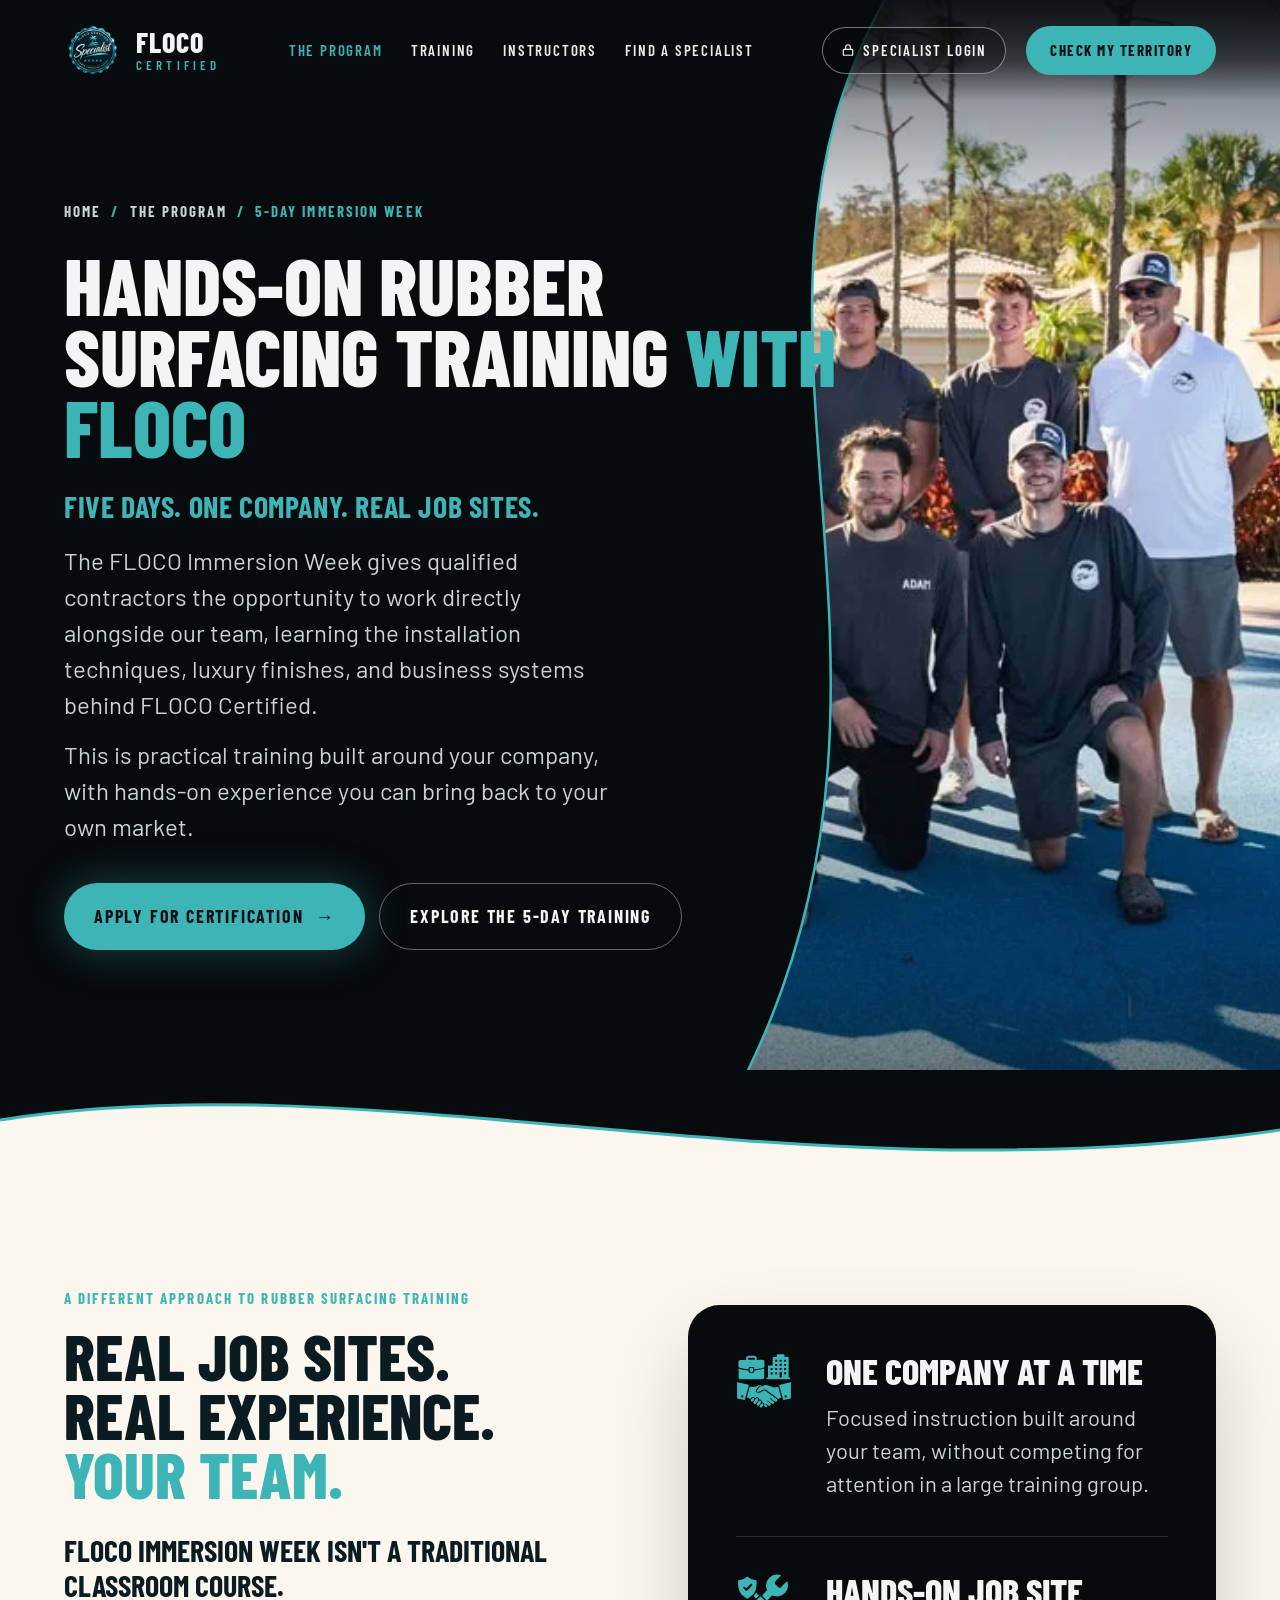
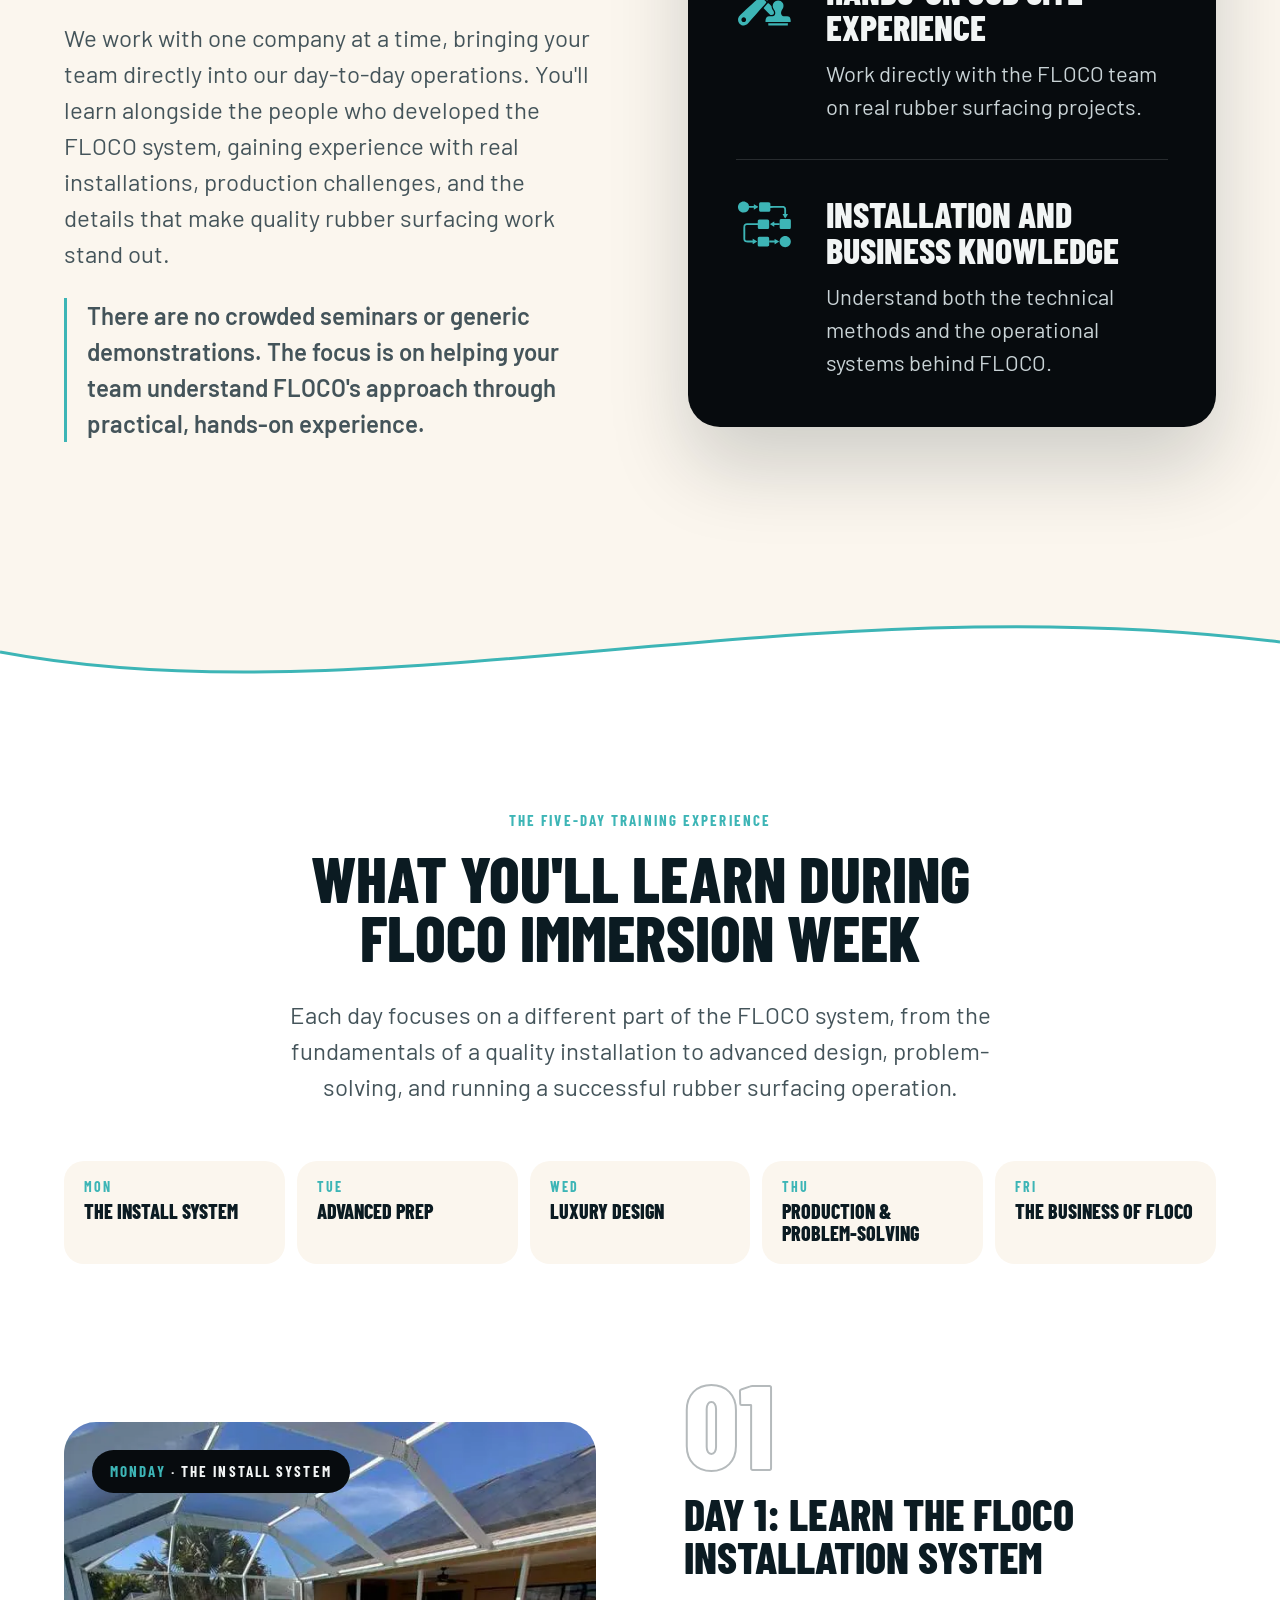
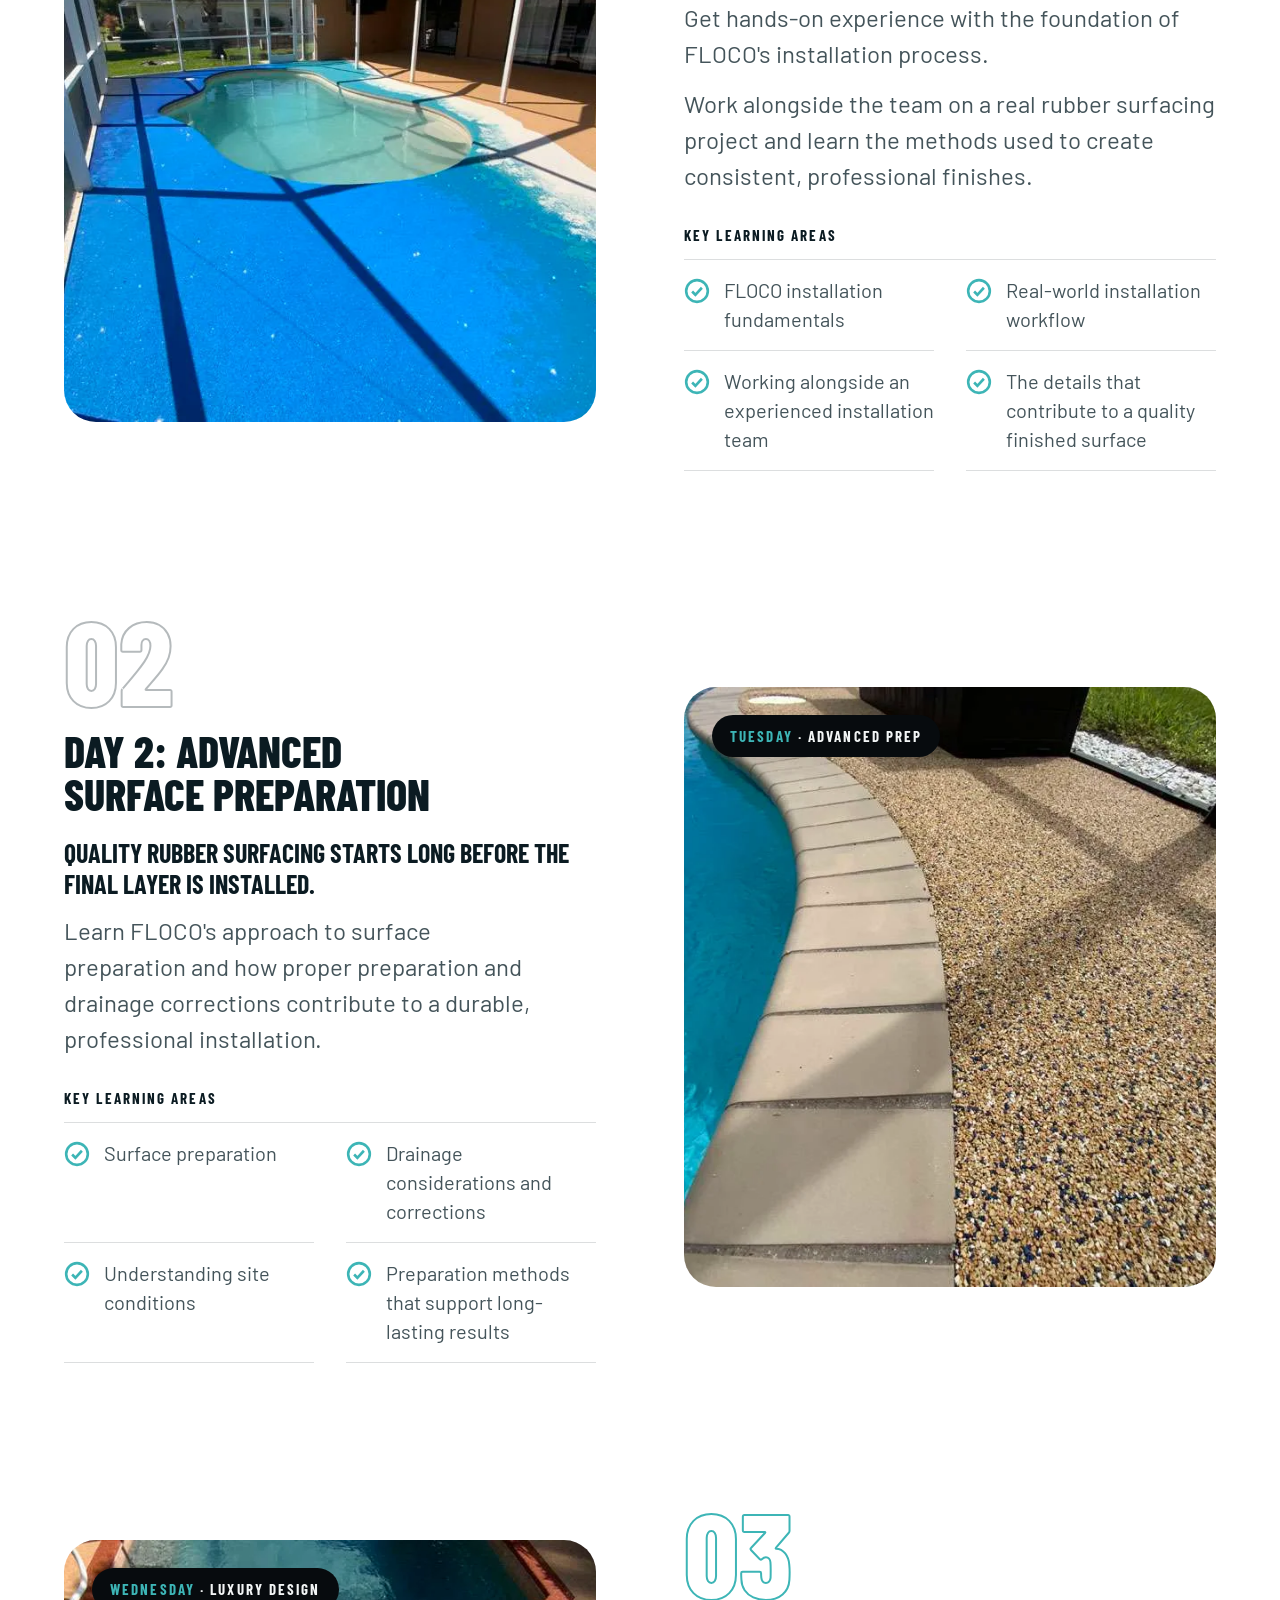
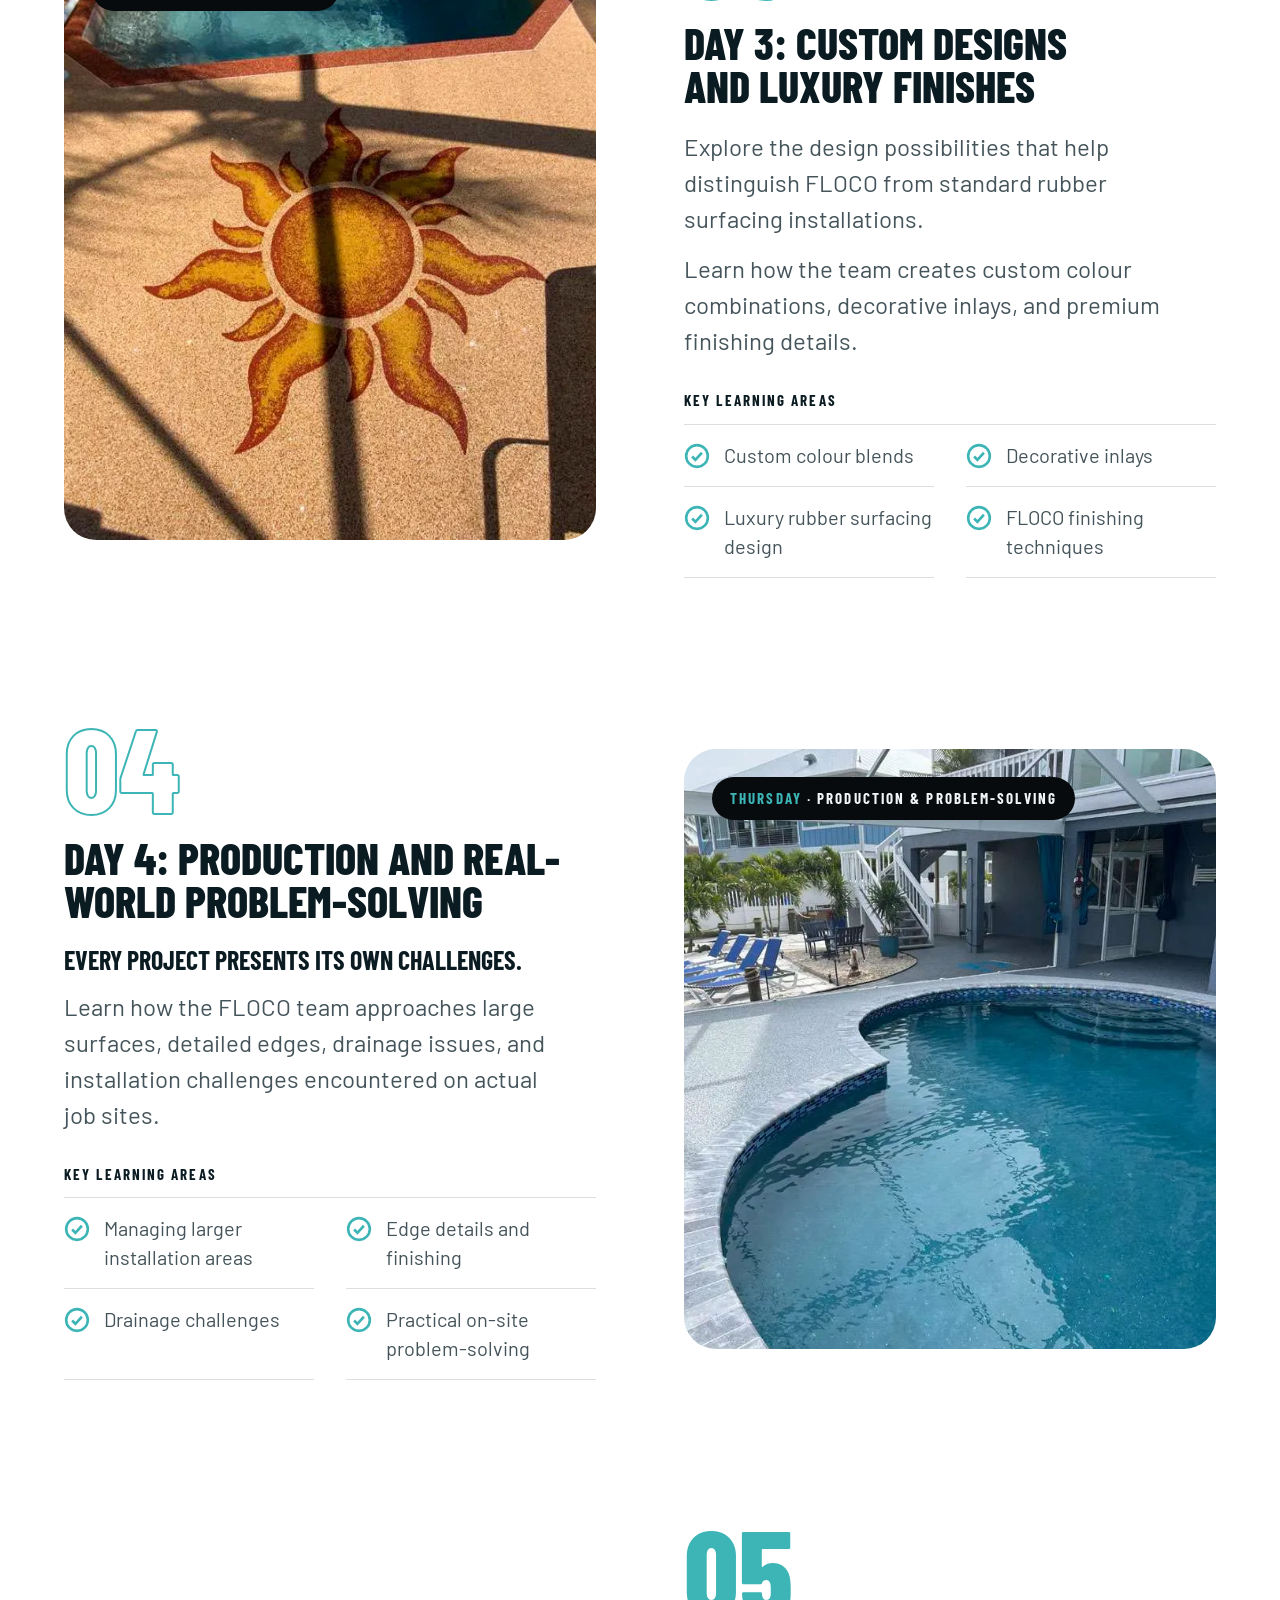
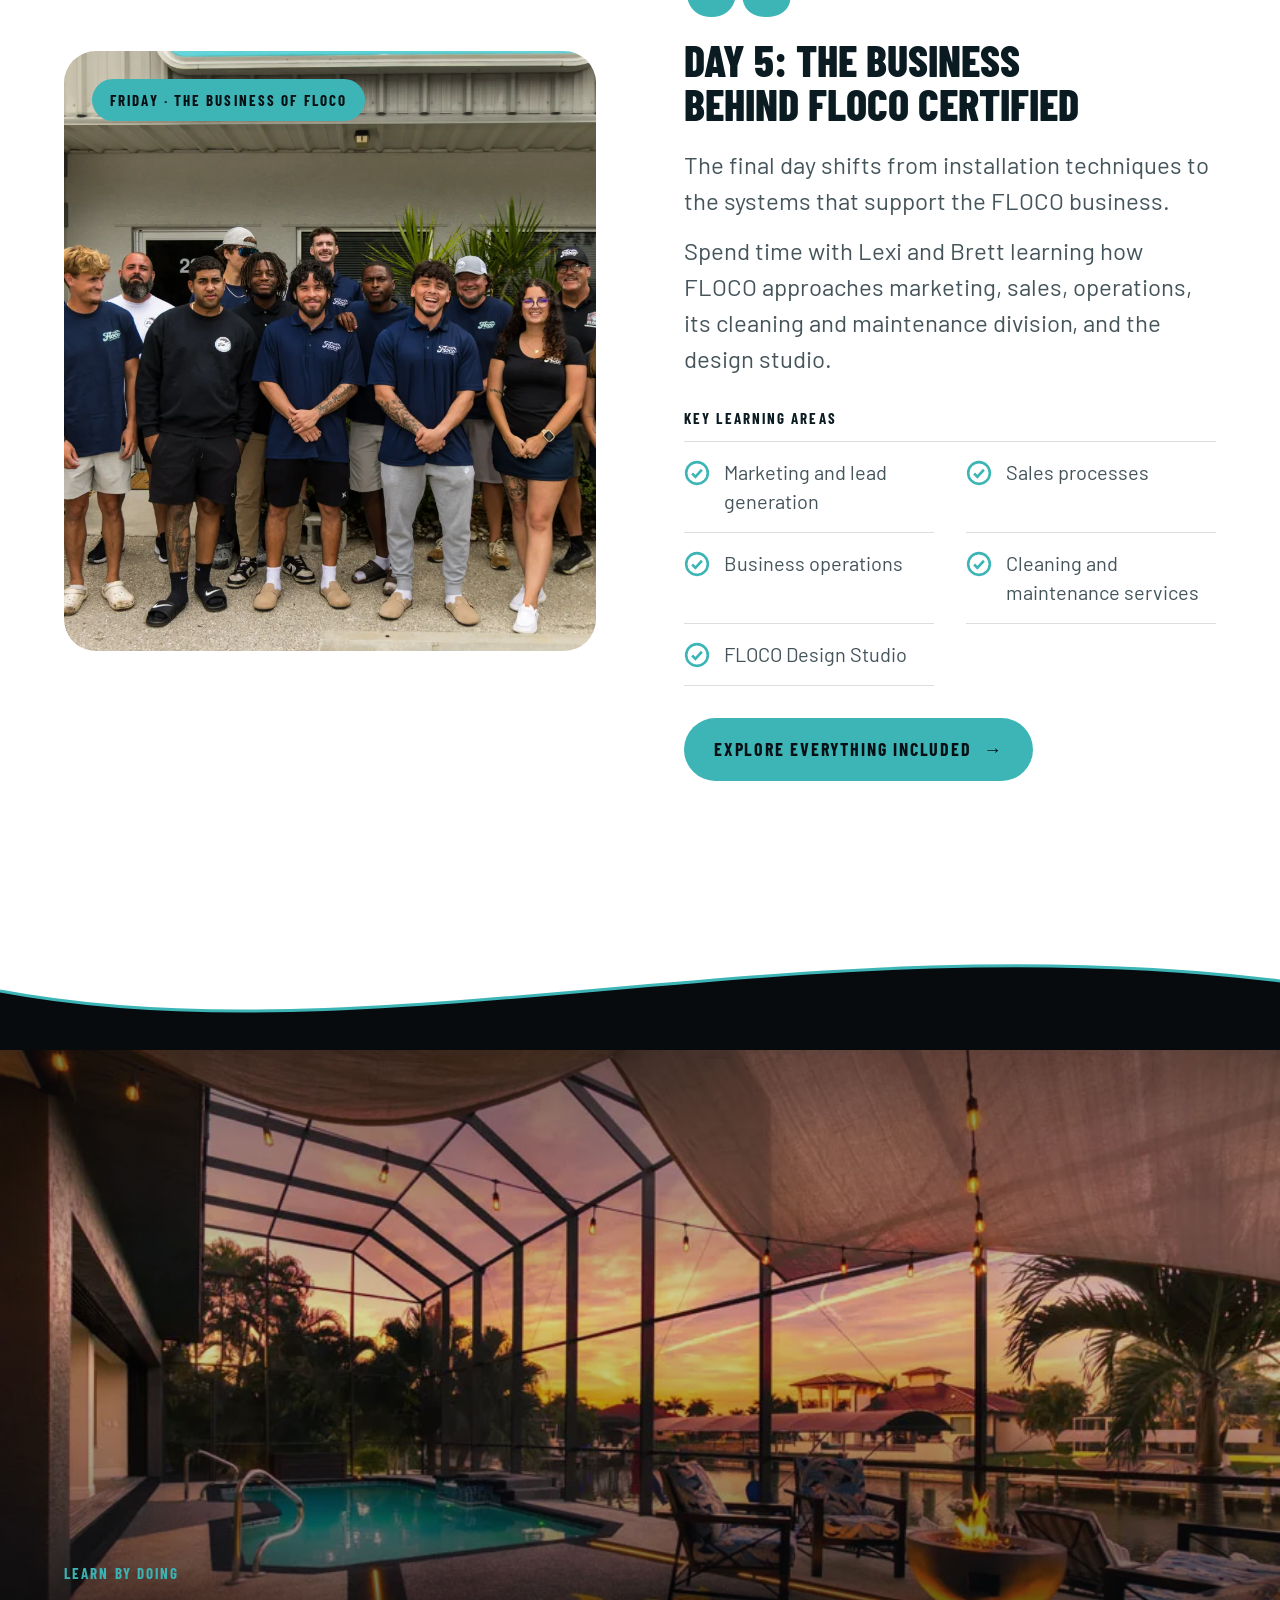
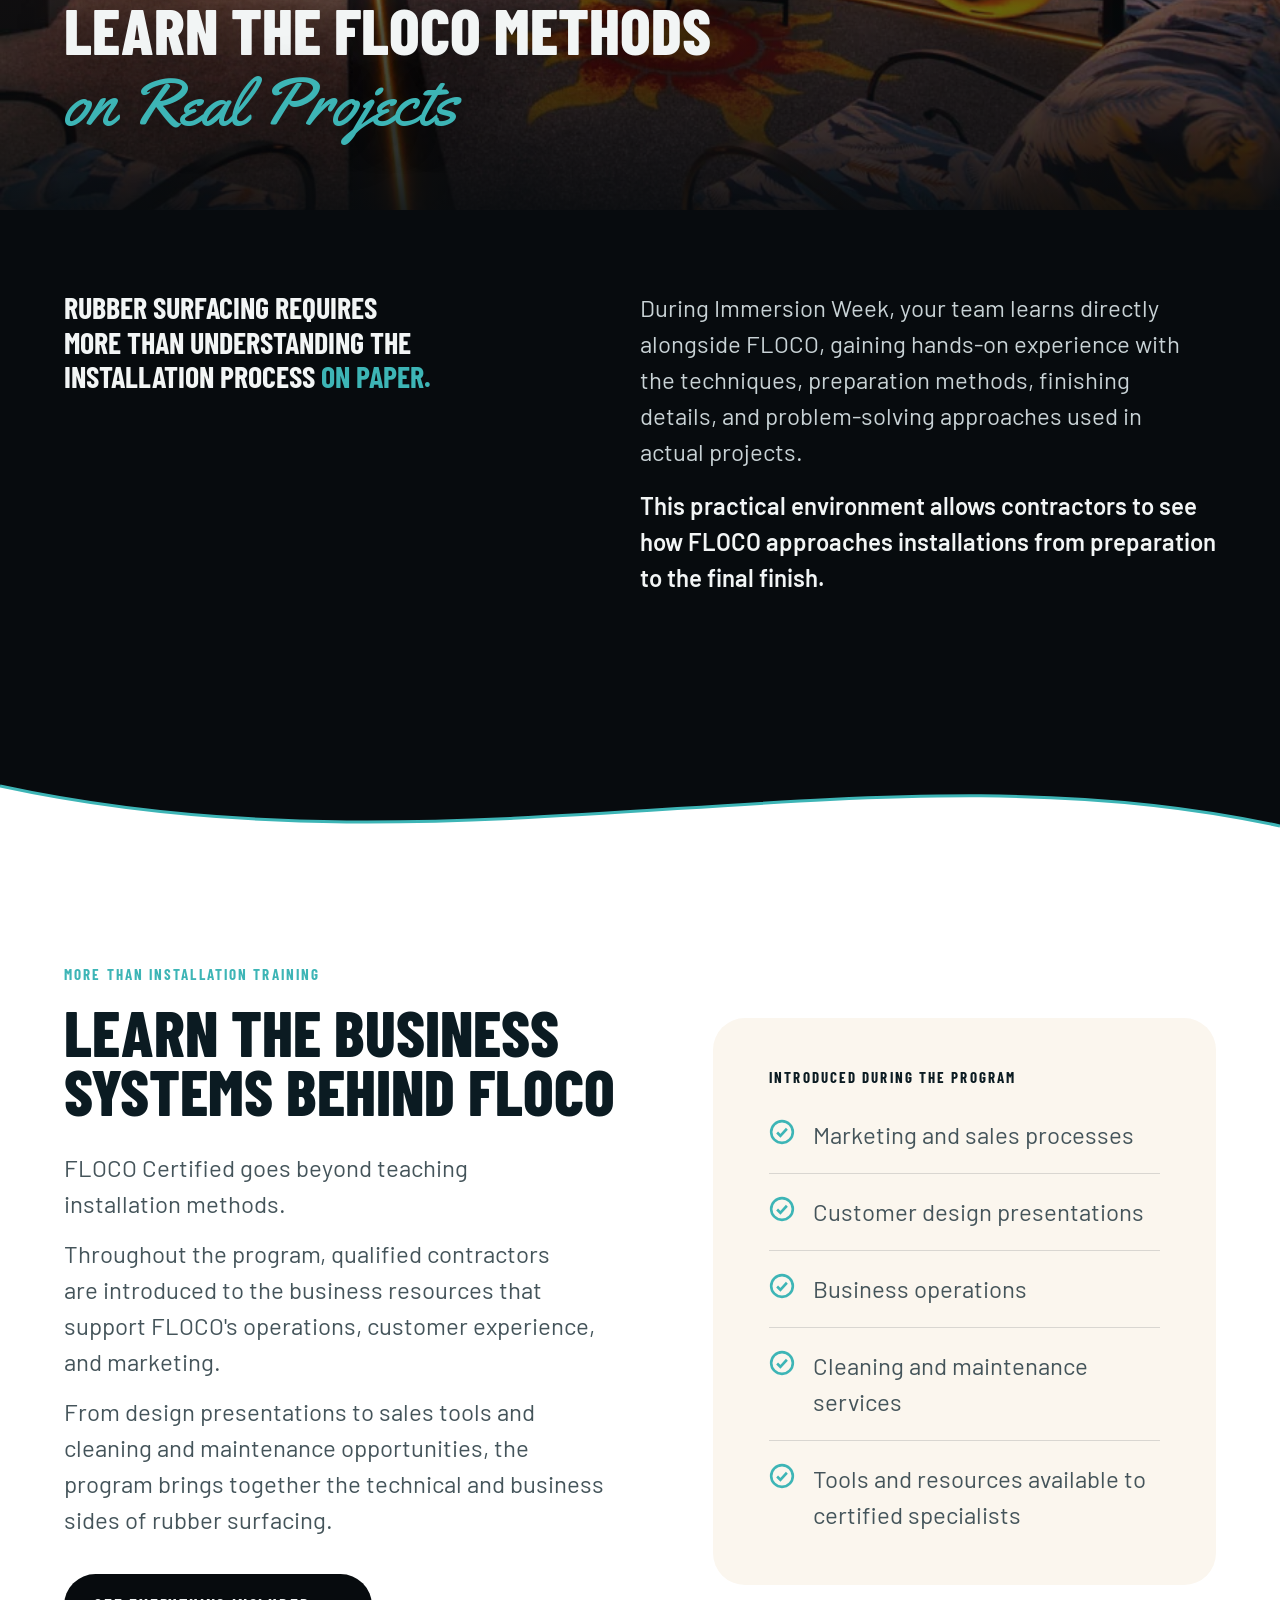
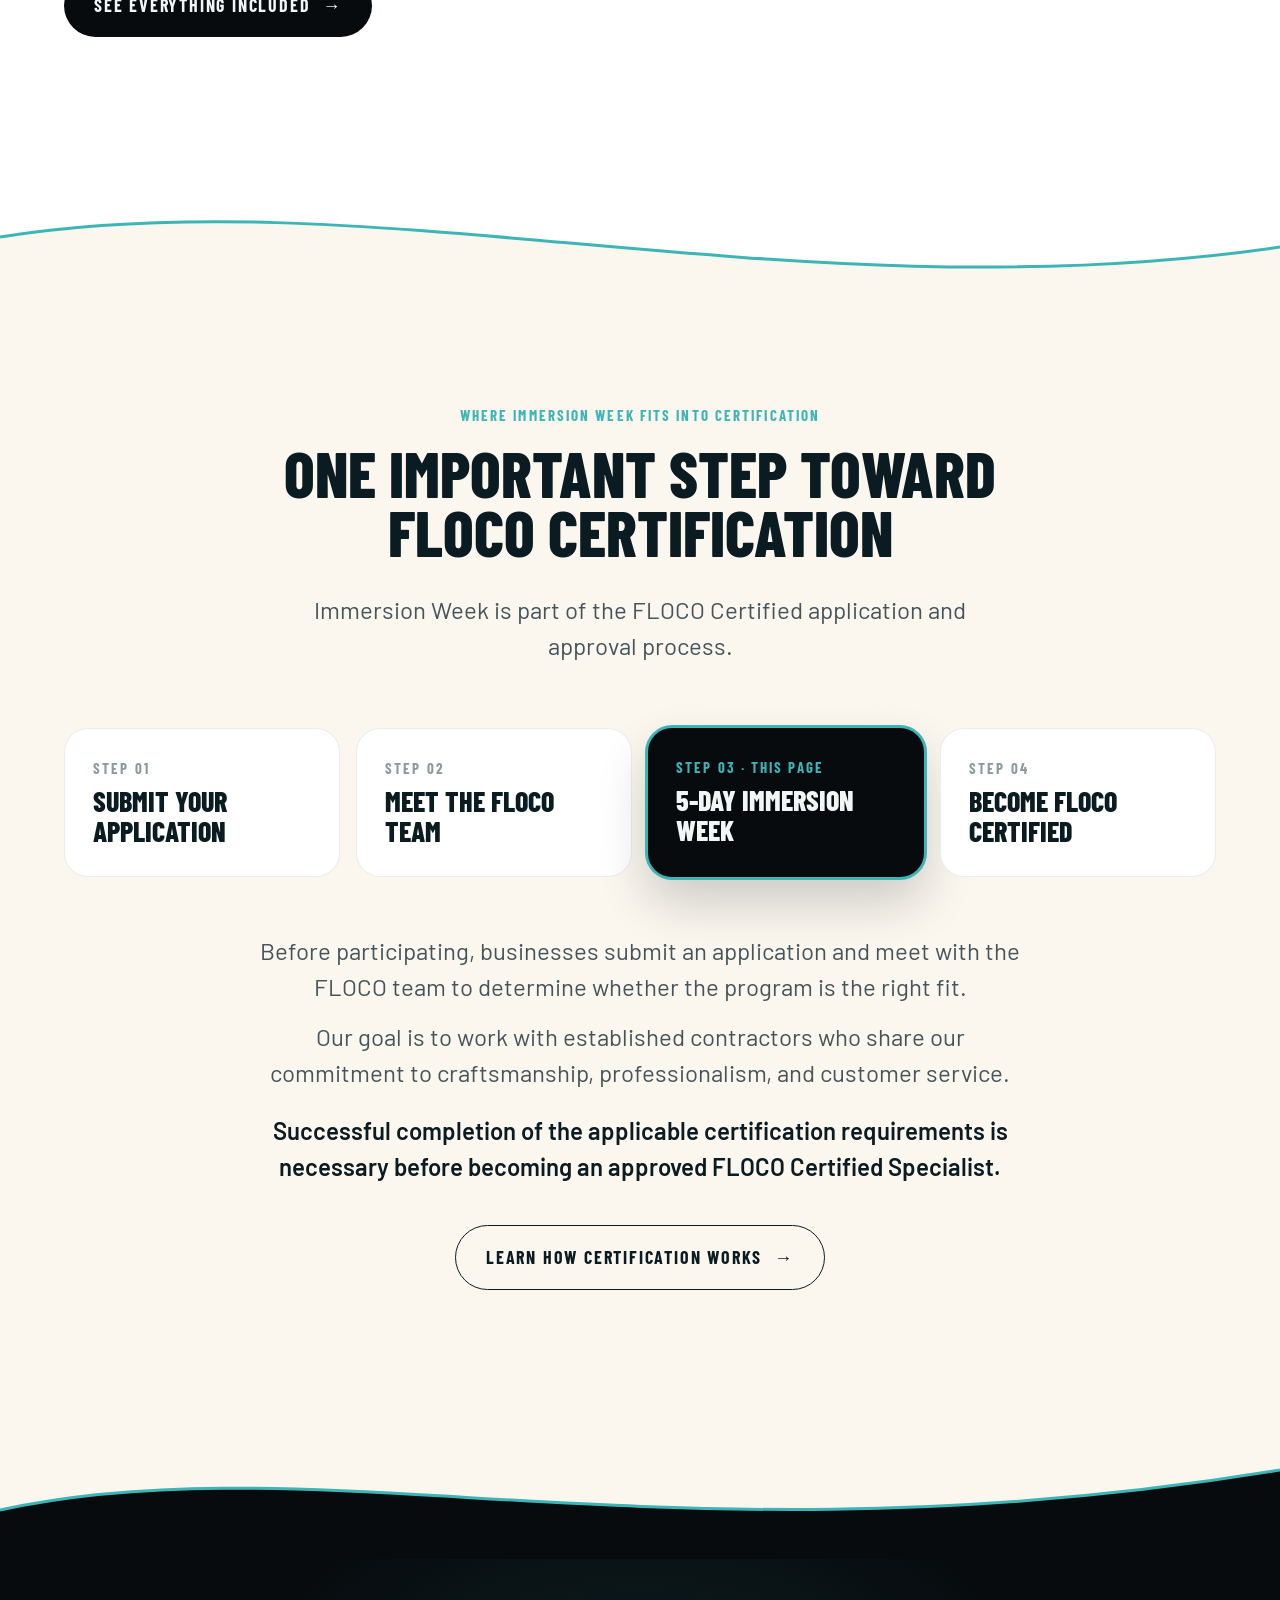
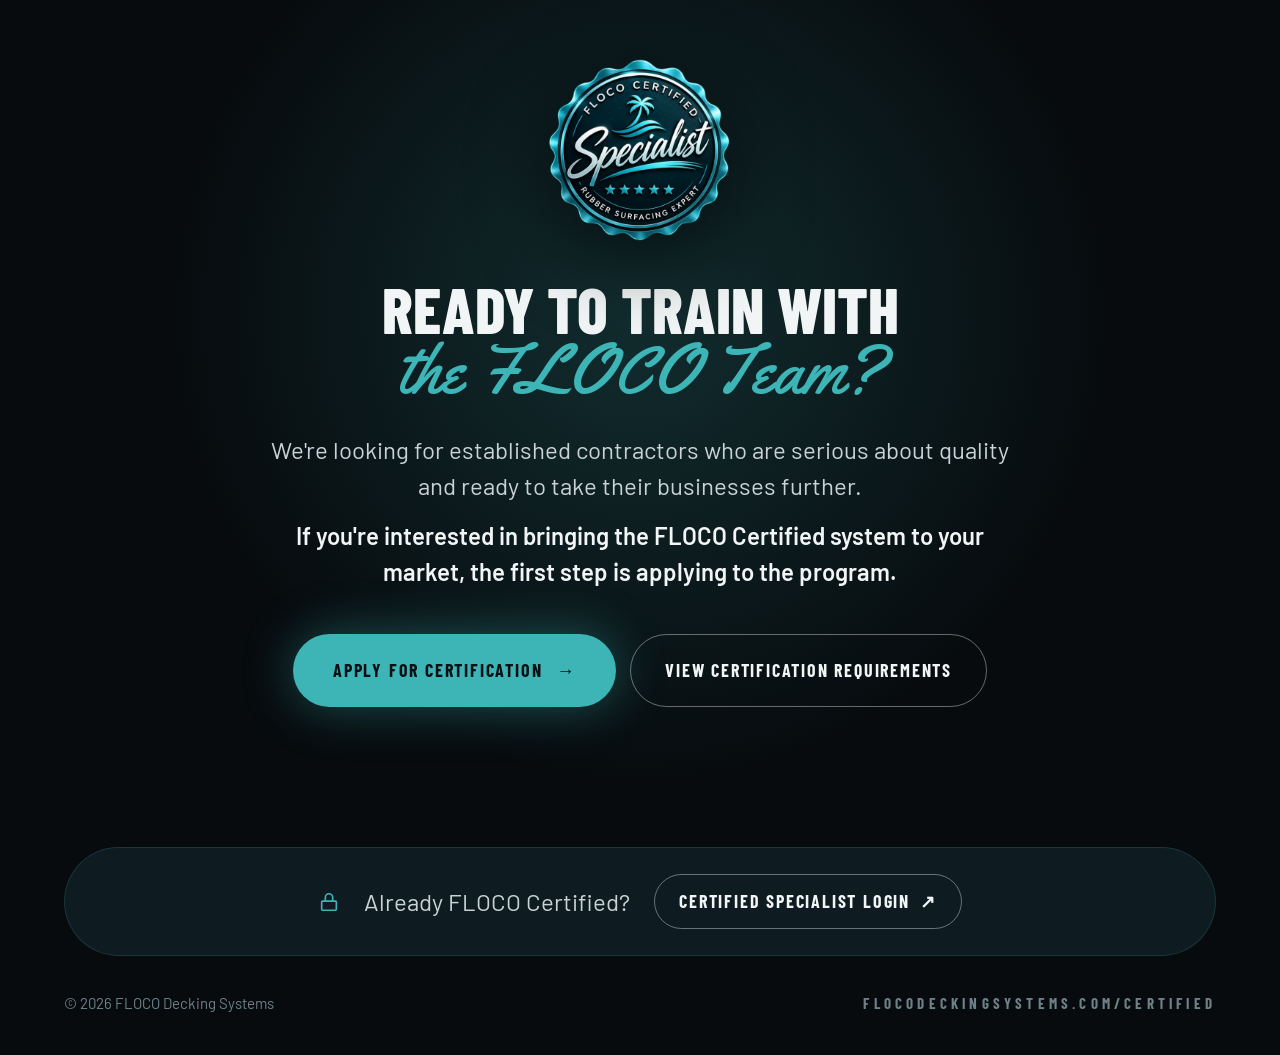
<file: program/immersion-week/index.html>
<!DOCTYPE html>
<html lang="en">
<head>
<meta charset="utf-8">
<meta name="viewport" content="width=device-width, initial-scale=1">
<title>Rubber Surfacing Training: 5-Day Immersion Week | FLOCO</title>
<meta name="description" content="Explore FLOCO's five-day rubber surfacing training experience. Learn installation methods, surface preparation, luxury finishes, and business operations.">
<meta name="theme-color" content="#070B0E">
<meta property="og:type" content="website">
<meta property="og:site_name" content="FLOCO Certified">
<meta property="og:title" content="Rubber Surfacing Training: 5-Day Immersion Week | FLOCO">
<meta property="og:description" content="Explore FLOCO's five-day rubber surfacing training experience. Learn installation methods, surface preparation, luxury finishes, and business operations.">
<meta name="twitter:card" content="summary_large_image">
<!-- TODO before launch: add <link rel="canonical"> (…/program/immersion-week/), og:url and og:image as absolute URLs once the live domain is confirmed. -->
<link rel="icon" type="image/webp" href="../../assets/images/floco-certified-badge.webp">
<link rel="preconnect" href="https://fonts.googleapis.com">
<link rel="preconnect" href="https://fonts.gstatic.com" crossorigin>
<link href="https://fonts.googleapis.com/css2?family=Barlow+Condensed:wght@500;600;700;800&family=Barlow:wght@400;500;600;700&family=Yellowtail&display=swap" rel="stylesheet">
<link rel="preload" as="image" href="../../assets/images/training-team.webp">
<link rel="stylesheet" href="../../css/styles.css">
<link rel="stylesheet" href="../../css/responsive.css">
</head>
<body class="program-page immersion-page">
<div class="page" style="background:#FFFFFF;color:#0B1B22;font-family:'Barlow',sans-serif;font-size:24px;line-height:1.5;min-width:1200px;overflow:hidden;">

<!-- NAV (same as homepage; links point back to homepage sections) -->
<header class="site-header" style="position:absolute;top:0;left:0;right:0;z-index:20;background:linear-gradient(180deg,rgba(7,11,14,.9) 0%,rgba(7,11,14,.6) 60%,rgba(7,11,14,0) 100%);">
  <div class="nav-inner" style="max-width:1440px;margin:0 auto;padding:26px 64px;display:flex;align-items:center;justify-content:space-between;gap:32px;">
    <a href="../../" class="nav-logo" aria-label="FLOCO Certified home" style="display:flex;align-items:center;gap:14px;color:#F2F5F5;">
      <img src="../../assets/images/floco-certified-badge.webp" width="600" height="504" alt="" style="width:58px;height:auto;display:block;" />
      <span style="display:flex;flex-direction:column;line-height:1;">
        <span style="font-family:'Barlow Condensed',sans-serif;font-weight:800;font-size:28px;letter-spacing:.04em;">FLOCO</span>
        <span style="font-family:'Barlow Condensed',sans-serif;font-weight:600;font-size:13px;letter-spacing:.32em;color:#3DB5B6;margin-top:3px;">CERTIFIED</span>
      </span>
    </a>
    <nav id="site-nav" class="nav-links" aria-label="Main" style="display:flex;gap:clamp(18px,2.2vw,36px);white-space:nowrap;font-family:'Barlow Condensed',sans-serif;font-weight:600;font-size:15px;letter-spacing:.12em;text-transform:uppercase;">
      <a href="../" aria-current="true" style="color:#E4ECEC;" class="hv-1">The Program</a>
      <a href="../../#training" style="color:#E4ECEC;" class="hv-2">Training</a>
      <a href="../../#instructors" style="color:#E4ECEC;" class="hv-3">Instructors</a>
      <a href="../../#find" style="color:#E4ECEC;" class="hv-4">Find a Specialist</a>
    </nav>
    <div class="nav-cta" style="display:flex;align-items:center;gap:20px;white-space:nowrap;">
      <a href="#login" style="font-family:'Barlow Condensed',sans-serif;font-weight:600;font-size:15px;letter-spacing:.12em;text-transform:uppercase;color:#F2F5F5;display:flex;align-items:center;gap:8px;padding:11px 18px;border:1px solid rgba(242,245,245,.45);border-radius:999px;background:rgba(7,11,14,.35);" class="hv-5">
        <svg aria-hidden="true" xmlns="http://www.w3.org/2000/svg" width="14" height="14" viewBox="0 0 24 24" fill="none" stroke="currentColor" stroke-width="2"><rect x="4" y="11" width="16" height="10" rx="1"/><path d="M8 11V7a4 4 0 0 1 8 0v4"/></svg>
        Specialist Login
      </a>
      <a href="#apply" style="font-family:'Barlow Condensed',sans-serif;font-weight:700;font-size:15px;letter-spacing:.1em;text-transform:uppercase;background:#3DB5B6;color:#061014;padding:13px 24px;border-radius:999px;" class="hv-6">Check My Territory</a>
    </div>
    <button type="button" class="nav-toggle" aria-controls="site-nav" aria-expanded="false" aria-label="Open menu"><span></span><span></span><span></span></button>
  </div>
</header>

<main>

<!-- 1 HERO — dark (homepage hero treatment) with breadcrumb -->
<section class="hero program-hero" aria-labelledby="immersion-title" style="position:relative;min-height:880px;background:#070B0E;color:#F2F5F5;">
  <div class="hero-media" style="position:absolute;top:0;bottom:0;left:max(36%,520px);right:0;">
    <img src="../../assets/images/training-team.webp" width="900" height="601" alt="FLOCO installation crew working together on a blue rubber-surfaced play area" loading="eager" fetchpriority="high" decoding="async" class="slot-img" />
  </div>
  <div class="hero-shade" style="position:absolute;top:0;bottom:0;left:max(36%,520px);right:0;pointer-events:none;background:linear-gradient(180deg,rgba(7,11,14,.65) 0%,rgba(7,11,14,0) 25%,rgba(7,11,14,0) 70%,rgba(7,11,14,.5) 100%);"></div>
  <svg class="hero-curve" aria-hidden="true" xmlns="http://www.w3.org/2000/svg" viewBox="0 0 100 100" preserveAspectRatio="none" style="position:absolute;top:0;bottom:0;left:max(36%,520px);width:calc(100% - max(36%,520px));height:100%;pointer-events:none;">
    <path d="M0 0 H48 C24 30 56 62 30 100 H0 Z" fill="#070B0E"/>
    <path d="M48 0 C24 30 56 62 30 100" fill="none" stroke="#3DB5B6" stroke-width="2.5" vector-effect="non-scaling-stroke"/>
  </svg>
  <div class="hero-content" style="position:relative;max-width:1440px;margin:0 auto;padding:200px 64px 120px;pointer-events:none;">
    <div style="max-width:620px;pointer-events:auto;">
      <nav class="breadcrumb" aria-label="Breadcrumb" style="margin-bottom:26px;font-family:'Barlow Condensed',sans-serif;font-weight:700;font-size:15px;letter-spacing:.14em;text-transform:uppercase;">
        <ol role="list" style="list-style:none;margin:0;padding:0;display:flex;flex-wrap:wrap;align-items:center;gap:6px 10px;color:#8A9BA0;">
          <li><a href="../../" style="color:#C9D3D6;" class="hv-1">Home</a></li>
          <li aria-hidden="true" style="color:#3DB5B6;">/</li>
          <li><a href="../" style="color:#C9D3D6;" class="hv-2">The Program</a></li>
          <li aria-hidden="true" style="color:#3DB5B6;">/</li>
          <li><span aria-current="page" style="color:#3DB5B6;">5-Day Immersion Week</span></li>
        </ol>
      </nav>
      <h1 id="immersion-title" class="hero-title" style="margin:0;font-family:'Barlow Condensed',sans-serif;font-weight:800;text-transform:uppercase;font-size:clamp(72px,6.2vw,96px);line-height:.9;color:#F2F5F5;width:800px;max-width:none;">Hands-On Rubber Surfacing Training <span style="color:#3DB5B6;">with FLOCO</span></h1>
      <p style="margin:26px 0 0;font-family:'Barlow Condensed',sans-serif;font-weight:700;font-size:30px;line-height:1.15;letter-spacing:.02em;text-transform:uppercase;color:#3DB5B6;">Five days. One company. Real job sites.</p>
      <p style="margin:20px 0 0;max-width:560px;font-size:24px;line-height:1.5;color:#C9D3D6;text-wrap:pretty;">The FLOCO Immersion Week gives qualified contractors the opportunity to work directly alongside our team, learning the installation techniques, luxury finishes, and business systems behind FLOCO Certified.</p>
      <p style="margin:14px 0 0;max-width:560px;font-size:24px;line-height:1.5;color:#C9D3D6;text-wrap:pretty;">This is practical training built around your company, with hands-on experience you can bring back to your own market.</p>
      <div class="hero-actions" style="display:flex;gap:14px;margin-top:38px;white-space:nowrap;">
        <a href="../how-it-works/#apply" style="font-family:'Barlow Condensed',sans-serif;font-weight:700;font-size:18px;letter-spacing:.1em;text-transform:uppercase;background:#3DB5B6;color:#061014;padding:19px 30px;border-radius:999px;box-shadow:0 0 40px rgba(61,181,182,.35);display:flex;align-items:center;gap:12px;" class="hv-7">Apply for Certification <span aria-hidden="true">→</span></a>
        <a href="#schedule" style="font-family:'Barlow Condensed',sans-serif;font-weight:700;font-size:18px;letter-spacing:.1em;text-transform:uppercase;color:#F2F5F5;padding:19px 30px;border-radius:999px;border:1px solid rgba(242,245,245,.4);" class="hv-8">Explore the 5-Day Training</a>
      </div>
    </div>
  </div>
</section>

<svg aria-hidden="true" xmlns="http://www.w3.org/2000/svg" viewBox="0 0 1440 120" preserveAspectRatio="none" style="display:block;width:100%;height:120px;background:#070B0E;margin-bottom:-1px;">
  <path d="M0 120 L0 50 C420 -10 900 130 1440 60 L1440 120 Z" fill="#FBF6EE"/>
  <path d="M0 50 C420 -10 900 130 1440 60" fill="none" stroke="#3DB5B6" stroke-width="3" vector-effect="non-scaling-stroke"/>
</svg>

<!-- 2 A DIFFERENT APPROACH — cream, split (copy left, stacked dark benefits panel right) -->
<section id="approach" aria-labelledby="approach-title" style="position:relative;background:#FBF6EE;padding:100px 0 150px;">
  <div class="split" style="max-width:1440px;margin:0 auto;padding:0 64px;display:grid;grid-template-columns:minmax(0,1fr) minmax(0,1fr);gap:96px;align-items:center;">
    <div>
      <div style="font-family:'Barlow Condensed',sans-serif;font-weight:700;font-size:15px;letter-spacing:.14em;text-transform:uppercase;color:#3DB5B6;line-height:1.3;margin-bottom:18px;">A Different Approach to Rubber Surfacing Training</div>
      <h2 id="approach-title" style="margin:0;font-family:'Barlow Condensed',sans-serif;font-weight:800;font-size:clamp(60px,5vw,80px);line-height:.92;text-transform:uppercase;text-wrap:balance;">Real Job Sites. Real Experience. <span style="color:#3DB5B6;">Your Team.</span></h2>
      <p style="margin:30px 0 0;font-family:'Barlow Condensed',sans-serif;font-weight:700;font-size:30px;line-height:1.15;text-transform:uppercase;">FLOCO Immersion Week isn't a traditional classroom course.</p>
      <p style="margin:18px 0 0;font-size:24px;line-height:1.5;color:#44545A;text-wrap:pretty;">We work with one company at a time, bringing your team directly into our day-to-day operations. You'll learn alongside the people who developed the FLOCO system, gaining experience with real installations, production challenges, and the details that make quality rubber surfacing work stand out.</p>
      <p style="margin:26px 0 0;padding-left:20px;border-left:3px solid #3DB5B6;font-size:24px;line-height:1.5;font-weight:600;color:#44545A;text-wrap:pretty;">There are no crowded seminars or generic demonstrations. The focus is on helping your team understand FLOCO's approach through practical, hands-on experience.</p>
    </div>
    <ul class="approach-panel" role="list" style="list-style:none;margin:0;padding:12px 48px;background:#070B0E;color:#F2F5F5;border-radius:32px;box-shadow:0 40px 80px rgba(11,27,34,.18);">
      <li style="display:grid;grid-template-columns:64px minmax(0,1fr);gap:26px;align-items:start;padding:36px 0;">
        <svg aria-hidden="true" focusable="false" style="width:56px;height:56px;flex-shrink:0;display:block;color:#3DB5B6;" xmlns="http://www.w3.org/2000/svg" viewBox="9949.3 547.7 225.8 225.8" fill="currentColor"><path d="M10113.6,562.6c-.1-2.3,0-4.5,0-6.9.1-1.7,1.1-2.6,3.1-2.6,8.4,0,16.7-.1,24.9,0,2.2,0,3.3,1,3.2,2.9,0,2.2,0,4.4,0,6.5,0,.4.3.8.8.8h12.8c1.4,0,2.6.9,3.1,2.1.2.6.3,1.9.3,4.1-.1,21.4-.2,46.8-.2,76.3,0,.5.4.8.8.8h4c1,0,1.7.8,1.7,1.7v3.7c0,1-.8,1.9-1.9,1.9h-92.7c-1.1,0-1.9-.9-1.9-1.9v-3.1c0-.9.7-1.7,1.6-1.8l3.8-.3c.8,0,1.4-.7,1.4-1.5-.3-16.8-.4-31.6-.3-44.6,0-2.1,1-3.1,2.9-3.1,7.1,0,12.2,0,15.3,0,.3,0,.5-.3.6-.6.1-10.8.2-20.8.4-30.1,0-2.2,1-3.3,2.9-3.3,3,0,7.2,0,12.4,0,.5,0,.8-.4.8-.8M10115.7,576.3c0-.9-.7-1.7-1.6-1.7h-5c-.9,0-1.7.7-1.7,1.6v4.8c0,.9.7,1.7,1.6,1.7h5c.9,0,1.7-.7,1.7-1.6v-4.8M10133.6,576.5c0-1-.9-1.9-1.9-1.9h-4.7c-1,0-1.9.9-1.9,2v4.3c0,1,.9,1.9,2,1.9h4.7c1,0,1.9-.9,1.9-2v-4.3M10151.4,576.5c0-.9-.7-1.6-1.6-1.6h-4.8c-.9,0-1.6.6-1.6,1.5v4.8c0,.9.6,1.6,1.5,1.6h4.8c.9,0,1.6-.6,1.6-1.5v-4.8M10125.1,598.3c0,1,.9,1.7,1.9,1.6l5.3-.5c1,0,1.7-.9,1.6-1.9l-.4-4.4c0-.9-.8-1.6-1.7-1.6h-5.4c-1.1,0-1.9.8-1.8,1.9l.5,5M10151.7,593.1c0-.8-.6-1.5-1.5-1.5h-5.3c-.8-.1-1.5.5-1.5,1.3v5.2c-.1.8.5,1.5,1.3,1.5h5.3c.8.1,1.5-.5,1.5-1.3v-5.2M10115.6,593.2c0-.8-.6-1.4-1.4-1.4h-5.4c-.8,0-1.4.6-1.4,1.4v5.1c0,.8.6,1.4,1.4,1.4h5.4c.8,0,1.4-.6,1.4-1.4v-5.1M10133.4,609.8c0-.9-.7-1.6-1.6-1.6h-5.1c-.9,0-1.6.7-1.6,1.6v5.1c0,.9.7,1.6,1.6,1.6h5.1c.9,0,1.6-.7,1.6-1.6v-5.1M10115.7,609.6c0-.7-.6-1.3-1.3-1.4h-5.6c-.7,0-1.3.5-1.4,1.2v5.6c0,.7.5,1.3,1.2,1.4h5.6c.7,0,1.3-.5,1.4-1.2v-5.6M10145,608.3c-1,0-1.8.8-1.8,1.8v4.7c0,1,.7,1.8,1.7,1.8h5c1,0,1.8-.8,1.8-1.8v-4.6c0-1-.7-1.8-1.7-1.8h-5M10097.1,609.6c0-.7-.5-1.2-1.2-1.2h-5.8c-.7,0-1.2.5-1.2,1.1v5.8c0,.7.5,1.2,1.1,1.2h5.8c.7,0,1.2-.5,1.2-1.1v-5.8M10097.1,626.7c0-.6-.5-1.1-1.1-1.1h-6.2c-.6,0-1.1.5-1.1,1.1v6.1c0,.6.5,1.1,1.1,1.1h6.2c.6,0,1.1-.5,1.1-1.1v-6.1M10108.6,625.7c-.7,0-1.3.6-1.3,1.3v5.4c0,.7.5,1.3,1.2,1.3h5.4c.7,0,1.3-.6,1.3-1.3v-5.4c0-.7-.5-1.3-1.2-1.3h-5.4M10134.5,626.6c0-.5-.4-.9-.9-.9h-8c-.5,0-.9.4-.9.9v18.7c0,.5.3.9.9.9h8c.5,0,.9-.4.9-.9v-18.7M10151.8,626.9c0-.7-.5-1.2-1.2-1.2h-6c-.7-.1-1.2.4-1.2,1.1v5.4c-.1.7.4,1.2,1.1,1.2h6c.7.1,1.2-.4,1.2-1.1v-5.4h0Z"/><path d="M10022.6,612.4c-.3-2.7,1.1-7.7-3.3-7.8-8.2-.2-13.3-.2-15.1,0-3.9.3-4,5.2-4.3,8.2,0,.4-.4.7-.7.6-11.5-1-22.9-3.1-34.2-6.3-2.8-.8-5.9-2.2-5.9-5.4,0-9.1,0-14.3,0-15.7-.2-5.7,1.4-10.3,7.4-10.3,8.5,0,16.1,0,23-.2.3,0,.6-.3.6-.6,0-2.1,0-3.9,0-5.4,0-6.1,3.3-10.7,9.8-10.9,0,0,5.8,0,17.2-.2,5.6,0,9.1.3,10.7,1.2,5.8,3.2,5,9.2,5,15.2,0,.4.3.8.8.8,8.6,0,16-.1,22.1-.2,7.4,0,8.5,5,8.3,11.5-.1,2.9,0,7.1.1,12.4.2,4.3-1.1,6.4-5.4,7.6-13.5,3.8-25.3,5.9-35.3,6.3-.4,0-.8-.3-.8-.7M10024.9,567.6c0-.7-.5-1.2-1.2-1.2h-24.2c-.7,0-1.2.5-1.2,1.1v6.6c0,.7.5,1.2,1.2,1.2h24.2c.7,0,1.2-.5,1.2-1.1v-6.6h0Z"/><path d="M10016.7,608.3c1.1,0,2,.9,2,2v10.2c0,1.9-1.5,3.4-3.2,3.4h-7.7c-1.8,0-3.2-1.6-3.2-3.5v-10.2c0-1.1.9-2,2.1-2h10.1Z"/><path d="M10011.5,627.7c5,0,9.5,1.2,10.5-4.8.5-2.6.7-4,.7-4,0-.3.3-.6.7-.6,13.4-1.4,26.3-3.6,38.7-7.6.5-.1.9.2.9.7,0,4.6,0,14.7,0,30.3,0,5.8-.3,9.6-5.2,11.7-.9.4-2.7.5-5.5.6-3.7,0-17.3,0-40.9,0-23.6,0-37.2,0-40.9,0-2.8,0-4.6-.2-5.5-.5-4.9-2.1-5.3-6-5.3-11.7,0-15.6,0-25.7,0-30.3,0-.5.5-.8.9-.7,12.4,4,25.4,6.1,38.8,7.5.3,0,.6.3.7.6,0,0,.2,1.4.7,4,1.1,6,5.5,4.8,10.5,4.8h0Z"/><path d="M9955.2,665.8l44.8,10.4c.7.2,1.2.9,1,1.7l-15.9,58.8c-.2.7-.9,1.1-1.6,1l-28.8-6.2c-.6-.1-1.1-.7-1.1-1.3v-63c0-.9.8-1.5,1.7-1.3M9974.6,718.1c-2.4,0-4.4,2.1-4.4,4.8s2,4.8,4.4,4.8,4.4-2.1,4.4-4.8-2-4.8-4.4-4.8h0Z"/><path d="M10123.9,676.3l45.4-10.9c.7-.2,1.4.4,1.4,1.1v63.7c0,.6-.4,1-.9,1.1l-28.8,5.9c-.6.1-1.2-.2-1.4-.8l-16.6-58.7c-.2-.6.2-1.3.8-1.4M10149.8,718.3c-2.3-.2-4.3,1.7-4.5,4.3-.2,2.6,1.5,4.8,3.7,5,2.3.2,4.3-1.7,4.5-4.3.2-2.6-1.5-4.8-3.7-5h0Z"/><path d="M10119.8,684.8l11.7,41.2c.2.5,0,1.1-.6,1.4l-11,5.7c-.5.3-1.1.1-1.5-.3-2.3-2.6-4.9-4.9-7.7-7-4.4-3.3-15.8-11.6-34.1-24.9-6.7-4.9-13.5-8.2-21.3-3.6-7.6,4.4-12.5,8.6-19.6,6.3-3-1-3.6-2.7-1.6-5.4,4.7-6.3,8-10.5,9.8-12.5,1.5-1.6,4.2-3.1,6.6-3.6,3.9-.8,7.9-2,12-3.8,5.2-2.3,8.5-2.3,13.9-.6,5.5,1.7,12.4,3.9,20.4,6.7,4.3,1.5,9.1,2.5,12.8,1.6,3.9-1,6.8-1.7,8.7-2.1.7-.1,1.3.3,1.5.9h0Z"/><path d="M10052.1,677.3c.2.4,0,1-.6,1.1-9.2,1.8-13.4,7.6-18.8,14.6-9.6,12.3,1.8,17.4,12.7,14.2,4.9-1.4,8.6-5.4,13.4-7.1,4.3-1.5,8.7-.7,12.9,2.4,16.6,12.1,29.8,21.6,39.5,28.6,3.4,2.5,6.2,5.8,3.7,10.1-2.9,4.9-7.9,2.8-11.7.2-2-1.4-7.1-5.3-15.4-11.7-.5-.4-1.3-.3-1.7.2h0c-.4.6-.3,1.4.2,1.8,2.6,2.1,7.8,6.2,15.7,12.3,1.7,1.3,2.1,3.2,1.3,5.7-1.9,5.7-8.7,3.1-12.3.7-1.5-1-6.1-4.3-13.7-10-.6-.4-1.4-.3-1.8.3l-.2.3c-.3.4-.2,1,.2,1.3l13.3,10c1,.7,1.5,2,1.3,3.2-1.1,6.3-7.4,6.5-12,3-2.4-1.8-5.4-4-9.1-6.8-.6-.4-1.4-.3-1.8.3l-.3.3c-.2.3-.2.8.1,1,1,.8,3.3,2.7,7,5.6,2.4,1.8,2.6,3.8.6,5.9-3.1,3.4-9.6-.8-12.4-2.9-.3-.2-.4-.5-.4-.9,0-.1.3-1,.9-2.6,2.2-5.8-1.9-10.5-7.4-11.8-.3,0-.5-.4-.5-.7.2-4.9-1.9-8.3-6.3-10-1-.4-2.6-.2-3.7-.4-.4,0-.7-.4-.8-.8-1.8-8-11.1-12.2-17.1-5.3-.4.4-1,.4-1.4,0-3.5-3.7-7.6-5.4-12.4-2.6-2.2,1.3-3.8,3-5,5-.2.4-.8.6-1.2.4l-12.7-5.2c-.7-.3-1-1-.8-1.7l11-40.8c.3-.9,1.2-1.5,2.2-1.3,3.8.9,7.3,1.5,10.5,1.8,11.4.9,22.3-9.2,34.5-8,.4,0,.6.1.7.3h0Z"/><path d="M10020.4,730.1c2.6,1.8,2.6,6.1.1,9.6-2.5,3.5-6.6,4.9-9.1,3.1-2.6-1.8-2.6-6.1-.1-9.6,2.5-3.5,6.6-4.9,9.1-3.1h0Z"/><path d="M10030.2,751.1c-1.8,2.5-5.4,3.1-7.9,1.3l-.3-.2c-2.5-1.8-3.1-5.4-1.3-7.9l8.5-11.8c1.8-2.5,5.4-3.1,7.9-1.3l.3.2c2.5,1.8,3.1,5.4,1.3,7.9l-8.5,11.8h0Z"/><path d="M10042.8,758.2c-1.7,2.4-5,3.1-7.4,1.4l-.4-.3c-2.4-1.7-3.1-5-1.4-7.4l7.2-10.5c1.7-2.4,5-3.1,7.4-1.4l.4.3c2.4,1.7,3.1,5,1.4,7.4l-7.2,10.5h0Z"/><path d="M10054.9,765.2c-1.6,2.4-4.8,3-7.2,1.4l-.5-.3c-2.4-1.6-3-4.8-1.4-7.2l4-5.9c1.6-2.4,4.8-3,7.2-1.4l.5.3c2.4,1.6,3,4.8,1.4,7.2l-4,5.9h0Z"/></svg>
        <div>
          <h3 style="margin:0;font-family:'Barlow Condensed',sans-serif;font-weight:800;font-size:36px;line-height:1;text-transform:uppercase;">One Company at a Time</h3>
          <p style="margin:12px 0 0;font-size:22px;line-height:1.5;color:#C9D3D6;text-wrap:pretty;">Focused instruction built around your team, without competing for attention in a large training group.</p>
        </div>
      </li>
      <li style="display:grid;grid-template-columns:64px minmax(0,1fr);gap:26px;align-items:start;padding:36px 0;border-top:1px solid rgba(242,245,245,.14);">
        <svg aria-hidden="true" focusable="false" style="width:56px;height:56px;flex-shrink:0;display:block;color:#3DB5B6;" xmlns="http://www.w3.org/2000/svg" viewBox="10385.8 909.2 228.2 228.2" fill="currentColor"><path d="M10513.4,1021.5c-.6.6-1.6.7-2.2,0l-18.8-19.4c-.4-.4-.4-1,0-1.4l19.4-20.7c.4-.4.5-.9.3-1.4-5-12.9-4.8-25.1.5-36.7,3.4-7.4,8.2-13.4,14.4-17.9,11.6-8.3,27.9-10.4,41.8-5.8.6.2.8,1,.4,1.5-11,11.2-18.1,18.5-21.4,21.7-5.3,5.2-6.1,9.3-.8,14.4,7.7,7.5,12.3,11.8,13.9,12.9,2.6,1.9,5.1,1.6,7.4-.7,8.1-8.4,16.4-16.6,24.9-24.7.3-.3.8-.2,1.1.1.7,1.1,1.2,2.4,1.7,3.8,9.9,33.9-20.4,64.9-54.5,55.9-3.1-.8-5.5-1.6-7.2-2.2-.6-.2-1.3,0-1.7.4l-19,20.3h0Z"/><path d="M10432,1013.8c-.5,0-1.2-.3-2.1-.8-5.4-3.3-9.8-6.3-13.1-8.9-20.9-16.3-23.4-38.5-22.3-63.4,0-.8.7-1.5,1.5-1.6,13.2-1.5,25.1-6.3,35.4-14.4.1,0,.3-.1.7-.1s.4,0,.5.1c10.4,8.1,22.2,12.9,35.4,14.4.8,0,1.5.8,1.5,1.6,1.1,24.9-1.4,47-22.3,63.4-3.3,2.6-7.7,5.6-13.1,8.9-.9.5-1.6.8-2.1.8M10428.9,981.9c.9-.3,2.1-1.2,3.4-2.7,1-1.1,7.2-7.6,18.6-19.5,1.4-1.5,1.4-3.8,0-5.2h-.1c-1.5-1.6-3.8-1.6-5.3,0-9.6,9.8-14.7,15-15.2,15.5-3.4,3.1-6.5-1.4-8.6-3.8-1.2-1.4-3.4-1.5-4.7-.2l-.6.6c-1.3,1.3-1.4,3.4,0,4.8l9.4,9.8c.9.9,2.2,1.2,3.3.8h0Z"/><path d="M10478.8,1001.7l-11.4,11.1c-.2.2-.6.2-.8,0l-9-9.3c-.2-.2-.2-.5,0-.7l9.7-12.9c.2-.3.6-.3.8,0l10.8,11.1c.2.2.2.6,0,.8h0Z"/><path d="M10484.4,1005.3c.5-.2,1.1-.2,1.6.1,2.1,1.2,3.9,2.6,5.6,4.2,6.3,6.2,11.3,11.1,15,14.4,3.1,2.9,3.3,5.8.5,8.9-26.6,29.7-50.5,56.9-71.8,81.4-16.2,18.7-44.6,4.7-40.8-19.3.8-5.1,3.7-10,8.6-14.7,5-4.9,11.5-11,19.4-18.4,6.8-6.3,26.7-24.7,59.9-55.3.7-.6,1.4-1.1,2.1-1.4M10426.9,1099.3c0-5.2-4.3-9.5-9.5-9.5s-9.5,4.3-9.5,9.5,4.3,9.5,9.5,9.5,9.5-4.3,9.5-9.5h0Z"/><path d="M10608.5,1107.9c0,.5-.5.9-1,.9h-100.1c-.8,0-1.4-.6-1.5-1.4,0-4.3.7-10.9,2.9-14.8,8.3-14.6,29.5.5,35.8-13.8,2.3-5.1,1.3-12-1.6-16.9-2-3.4-4.8-7.2-5.9-10.4-2.2-6.3-2.1-12.2.6-17.7,7.5-15.7,29.5-17.2,38.6-2.4,3.4,5.5,4,12,1.8,19.5-1.3,4.4-6.4,10.4-7.8,14.8-3.1,9.8,1.8,19.8,12.9,20,3.5,0,7,0,10.5,0,7.1-.2,11.7,2.8,13.7,9.6,1.2,4.2,1.6,8.3,1.2,12.4h0Z"/><path d="M10498.5,1051.4c4.4-5.3,9-10.6,13.9-15.9,1.3-1.5,2.5-2.5,3.6-3.2.7-.5,1.7-.4,2.4.1,4.2,3.4,7.9,7,11.2,10.9.6.7,1,1.6,1.2,2.5,0,.3.3,2.3.9,5.9.3,2,2.2,5.4,3.9,7.9,3.2,4.5,5.8,8.4,4.9,13.7-.6,3.7-2.6,5.8-5.9,6.5-4.5.9-7.8,1.7-11-1.6-9.2-9.4-17.5-17.9-24.9-25.6-.3-.3-.4-.9,0-1.3h0Z"/><path d="M10597.1,1122.1c0,.5-.4.9-.9.9h-77.9c-.5,0-.9-.4-.9-.9v-7.5c0-.5.4-.9.9-.9h77.9c.5,0,.9.4.9.9v7.5h0Z"/></svg>
        <div>
          <h3 style="margin:0;font-family:'Barlow Condensed',sans-serif;font-weight:800;font-size:36px;line-height:1;text-transform:uppercase;">Hands-On Job Site Experience</h3>
          <p style="margin:12px 0 0;font-size:22px;line-height:1.5;color:#C9D3D6;text-wrap:pretty;">Work directly with the FLOCO team on real rubber surfacing projects.</p>
        </div>
      </li>
      <li style="display:grid;grid-template-columns:64px minmax(0,1fr);gap:26px;align-items:start;padding:36px 0;border-top:1px solid rgba(242,245,245,.14);">
        <svg aria-hidden="true" focusable="false" style="width:56px;height:56px;flex-shrink:0;display:block;color:#3DB5B6;" xmlns="http://www.w3.org/2000/svg" viewBox="4714.9 925.3 225.4 225.4" fill="currentColor"><path d="M4767.2,965.4l.5,7.8c-2.8,16.1-20.1,23.8-34.1,15.5-12.7-7.6-14.4-25.1-4-35.2,8.9-8.7,22.5-8.4,31.6,0,3.5,3.3,5.5,7.2,6,11.9h0Z"/><path d="M4902.4,998.4c-.1-.2,0-.5.3-.5h6.1c.3,0,.5-.3.5-.5-.2-6.8-.2-12.7-.2-17.8,0-4.6-2.2-6.9-6.7-6.9-14.3,0-30.5,0-48.8.4-.2,0-.4.2-.4.4.1,3.8.1,7,0,9.6-.3,4.8-3.5,6-8.1,6-9.3,0-19,0-29,0-4.3,0-8-1.3-8.1-6-.2-5.9-.2-14.4-.2-25.6,0-6.7,4.1-7.4,10.1-7.4,12.6,0,21.4,0,26.4,0,10.9-.1,9.1,6.6,9,15.1,0,.2.2.3.3.3,16,.2,30.5.1,43.5-.2,5.3-.1,8.6,0,10.1.6,8.1,2.8,9.5,9.2,9.4,17.8,0,2.6,0,7.2,0,13.8,0,.4.3.7.7.7l6-.3c.3,0,.6.3.4.6-2,3.5-4.6,8.1-7.7,13.8-.6,1-1.3,1.7-2.2,2.1-.9.4-2,0-2.5-.9l-8.7-15h0Z"/><path d="M4767.6,973.1l-.5-7.8,19.2.2c.2,0,.4-.2.4-.4v-6.2c0-.2.2-.3.4-.2l16,9.3c.9.5.9,1.8,0,2.3l-15.1,9.8c-.6.4-1.4,0-1.4-.8v-5.9c0-.2-.2-.4-.4-.4h-18.7Z"/><path d="M4890.6,1042.4v-7.4c0-3.4,0-6.8,0-10.2,0-6,4.2-6.7,9.5-6.6,5.8,0,14.5,0,26.1,0,5.7,0,9.6.7,9.6,7.2,0,9.6,0,16.8,0,21.4.1,8-.1,11.4-8.5,11.3-6.2,0-16.3,0-30.5,0-2.2,0-3.9-.8-4.9-2.3-2-2.8-1.3-9.8-1.2-13.4h0Z"/><path d="M4782.1,1112.7c0-.2-.2-.4-.4-.4-6.5,0-12.8,0-18.9,0-5.1,0-8.8-.4-10.8-1.5-4.8-2.5-7.2-6.6-7.3-12.4-.2-25.4-.2-41.7,0-48.8.3-9.4,5.3-14.2,15-14.2,11.8,0,25.8,0,42.1,0,.4,0,.7-.3.7-.7,0-2.2,0-4.3,0-6.2-.2-5.1,1-8.9,6.8-8.9,10.7,0,21.4,0,32-.1,6.4,0,7.1,3.7,7.1,9.4,0,10.7,0,17.8,0,21.5,0,5.5-1.8,8.2-7.2,8.2-21.4,0-32.2,0-32.4,0-4.5,0-6.4-3.4-6.2-7.9,0,0,0-2.6,0-7.6,0-.4-.3-.7-.7-.7-12.4.1-25.8,0-40.1-.2-4.7,0-9.9.2-9.8,6.3.3,9.9.3,26.7,0,50.3,0,5.2,3.8,6.1,8.5,6.1,9.5,0,16.5-.1,21-.1.4,0,.8-.4.7-.8l-.3-5.6c0-.5.6-.9,1-.6l16.3,9.4c.7.4.8,1.5,0,2-4.4,3-9.4,5.9-15.1,8.9-.5.3-1,.4-1.4.5-.4,0-.7-.2-.7-.6v-5.3h0Z"/><path d="M4890.5,1035.1v7.4s-20.8,0-20.8,0c-.4,0-.7.3-.7.7v5.1c0,.4-.4.7-.8.5l-16.1-9.3c-.5-.3-.5-1,0-1.3l16.2-10.5c.3-.2.7,0,.7.4v6.1c0,.4.3.7.7.7h20.8Z"/><path d="M4935.6,1108.5c0,12.5-10.1,22.7-22.7,22.7s-22.7-10.1-22.7-22.7,10.1-22.7,22.7-22.7,22.7,10.1,22.7,22.7h0Z"/><path d="M4848.4,1104.9v7.3c.1,5.5.2,9.1,0,10.5-.3,3.9-2.6,5.8-6.8,5.9-14.2,0-24.7.1-31.4.1-8.8,0-7.9-5.5-7.9-13,0-7.9,0-13.6,0-17.3-.2-5.5,1-9.4,6.9-9.4,9.1,0,18.2,0,27.3,0,6.6,0,11.8-.5,11.9,7.3,0,2.9,0,5.7,0,8.6h0Z"/><path d="M4848.4,1112.2v-7.3h21.1c.4,0,.7-.4.7-.7v-5.8c0-.4.4-.6.8-.4l16.5,9.6c.6.3.6,1.1,0,1.5l-16.2,10.5c-.5.3-1.1,0-1.1-.6v-5.6c0-.6-.5-1-1.1-1h-20.7Z"/></svg>
        <div>
          <h3 style="margin:0;font-family:'Barlow Condensed',sans-serif;font-weight:800;font-size:36px;line-height:1;text-transform:uppercase;">Installation and Business Knowledge</h3>
          <p style="margin:12px 0 0;font-size:22px;line-height:1.5;color:#C9D3D6;text-wrap:pretty;">Understand both the technical methods and the operational systems behind FLOCO.</p>
        </div>
      </li>
    </ul>
  </div>
</section>

<svg aria-hidden="true" xmlns="http://www.w3.org/2000/svg" viewBox="0 0 1440 120" preserveAspectRatio="none" style="display:block;width:100%;height:120px;background:#FBF6EE;margin-bottom:-1px;">
  <path d="M0 120 L0 60 C420 130 900 -10 1440 50 L1440 120 Z" fill="#FFFFFF"/>
  <path d="M0 60 C420 130 900 -10 1440 50" fill="none" stroke="#3DB5B6" stroke-width="3" vector-effect="non-scaling-stroke"/>
</svg>

<!-- 3 THE FIVE-DAY SCHEDULE — white, day jump-nav + alternating image/content day blocks (page centerpiece) -->
<section id="schedule" aria-labelledby="schedule-title" style="position:relative;background:#FFFFFF;padding:100px 0 150px;">
  <div style="max-width:1000px;margin:0 auto;padding:0 64px;text-align:center;display:flex;flex-direction:column;align-items:center;">
    <div style="font-family:'Barlow Condensed',sans-serif;font-weight:700;font-size:15px;letter-spacing:.14em;text-transform:uppercase;color:#3DB5B6;line-height:1.3;margin-bottom:18px;">The Five-Day Training Experience</div>
    <h2 id="schedule-title" style="margin:0;font-family:'Barlow Condensed',sans-serif;font-weight:800;font-size:clamp(60px,5vw,80px);line-height:.92;text-transform:uppercase;text-wrap:balance;">What You'll Learn During FLOCO Immersion Week</h2>
    <p style="margin:30px 0 0;max-width:760px;font-size:24px;line-height:1.5;color:#44545A;text-wrap:pretty;">Each day focuses on a different part of the FLOCO system, from the fundamentals of a quality installation to advanced design, problem-solving, and running a successful rubber surfacing operation.</p>
  </div>

  <nav class="day-jump" aria-label="Training days" style="max-width:1440px;margin:56px auto 0;padding:0 64px;">
    <ol role="list" style="list-style:none;margin:0;padding:0;display:grid;grid-template-columns:repeat(5,minmax(0,1fr));gap:12px;">
      <li><a href="#day-1" class="day-chip"><span>Mon</span>The Install System</a></li>
      <li><a href="#day-2" class="day-chip"><span>Tue</span>Advanced Prep</a></li>
      <li><a href="#day-3" class="day-chip"><span>Wed</span>Luxury Design</a></li>
      <li><a href="#day-4" class="day-chip"><span>Thu</span>Production &amp; Problem-Solving</a></li>
      <li><a href="#day-5" class="day-chip"><span>Fri</span>The Business of FLOCO</a></li>
    </ol>
  </nav>

  <div class="day-list" style="max-width:1440px;margin:110px auto 0;padding:0 64px;display:flex;flex-direction:column;gap:140px;">

    <article id="day-1" class="day-block" aria-labelledby="day-1-title" style="display:grid;grid-template-columns:minmax(0,1fr) minmax(0,1fr);gap:88px;align-items:center;">
      <div class="day-media" style="position:relative;height:600px;">
        <img src="../../assets/images/floco-surfacing-gallery-82.webp" width="900" height="675" alt="Screened pool enclosure with a large expanse of blue FLOCO rubber surfacing" loading="lazy" decoding="async" class="slot-img" style="border-radius:32px;" />
        <div class="day-tag" style="position:absolute;left:28px;top:28px;background:#070B0E;color:#F2F5F5;border-radius:999px;padding:10px 18px;font-family:'Barlow Condensed',sans-serif;font-weight:700;font-size:15px;letter-spacing:.14em;text-transform:uppercase;"><span style="color:#3DB5B6;">Monday</span> · The Install System</div>
      </div>
      <div class="day-body">
        <div class="day-num" aria-hidden="true" style="font-family:'Barlow Condensed',sans-serif;font-weight:800;font-size:120px;line-height:.8;color:transparent;-webkit-text-stroke:2px rgba(11,27,34,.3);">01</div>
        <h3 id="day-1-title" style="margin:22px 0 0;font-family:'Barlow Condensed',sans-serif;font-weight:800;font-size:44px;line-height:.98;text-transform:uppercase;text-wrap:balance;">Day 1: Learn the FLOCO Installation System</h3>
        <p style="margin:22px 0 0;font-size:24px;line-height:1.5;color:#44545A;text-wrap:pretty;">Get hands-on experience with the foundation of FLOCO's installation process.</p>
        <p style="margin:14px 0 0;font-size:24px;line-height:1.5;color:#44545A;text-wrap:pretty;">Work alongside the team on a real rubber surfacing project and learn the methods used to create consistent, professional finishes.</p>
        <div style="margin-top:30px;font-family:'Barlow Condensed',sans-serif;font-weight:700;font-size:15px;letter-spacing:.14em;text-transform:uppercase;color:#0B1B22;">Key learning areas</div>
        <ul class="fit-list" role="list" style="list-style:none;margin:12px 0 0;padding:0;display:grid;grid-template-columns:repeat(2,minmax(0,1fr));column-gap:32px;border-top:1px solid rgba(11,27,34,.14);">
          <li style="display:flex;gap:14px;align-items:flex-start;padding:16px 0;border-bottom:1px solid rgba(11,27,34,.14);"><svg aria-hidden="true" focusable="false" xmlns="http://www.w3.org/2000/svg" width="26" height="26" viewBox="0 0 24 24" fill="none" stroke="#3DB5B6" stroke-width="2.4" style="flex-shrink:0;margin-top:2px;"><circle cx="12" cy="12" r="10"/><path d="M7.5 12.5l3 3 6-6.5"/></svg><span style="font-size:20px;line-height:1.45;color:#44545A;">FLOCO installation fundamentals</span></li>
          <li style="display:flex;gap:14px;align-items:flex-start;padding:16px 0;border-bottom:1px solid rgba(11,27,34,.14);"><svg aria-hidden="true" focusable="false" xmlns="http://www.w3.org/2000/svg" width="26" height="26" viewBox="0 0 24 24" fill="none" stroke="#3DB5B6" stroke-width="2.4" style="flex-shrink:0;margin-top:2px;"><circle cx="12" cy="12" r="10"/><path d="M7.5 12.5l3 3 6-6.5"/></svg><span style="font-size:20px;line-height:1.45;color:#44545A;">Real-world installation workflow</span></li>
          <li style="display:flex;gap:14px;align-items:flex-start;padding:16px 0;border-bottom:1px solid rgba(11,27,34,.14);"><svg aria-hidden="true" focusable="false" xmlns="http://www.w3.org/2000/svg" width="26" height="26" viewBox="0 0 24 24" fill="none" stroke="#3DB5B6" stroke-width="2.4" style="flex-shrink:0;margin-top:2px;"><circle cx="12" cy="12" r="10"/><path d="M7.5 12.5l3 3 6-6.5"/></svg><span style="font-size:20px;line-height:1.45;color:#44545A;">Working alongside an experienced installation team</span></li>
          <li style="display:flex;gap:14px;align-items:flex-start;padding:16px 0;border-bottom:1px solid rgba(11,27,34,.14);"><svg aria-hidden="true" focusable="false" xmlns="http://www.w3.org/2000/svg" width="26" height="26" viewBox="0 0 24 24" fill="none" stroke="#3DB5B6" stroke-width="2.4" style="flex-shrink:0;margin-top:2px;"><circle cx="12" cy="12" r="10"/><path d="M7.5 12.5l3 3 6-6.5"/></svg><span style="font-size:20px;line-height:1.45;color:#44545A;">The details that contribute to a quality finished surface</span></li>
        </ul>
      </div>
    </article>

    <article id="day-2" class="day-block day-flip" aria-labelledby="day-2-title" style="display:grid;grid-template-columns:minmax(0,1fr) minmax(0,1fr);gap:88px;align-items:center;">
      <div class="day-media" style="position:relative;height:600px;order:2;">
        <img src="../../assets/images/floco-surfacing-gallery-37.webp" width="900" height="675" alt="Close-up of a clean FLOCO rubber surfacing edge meeting pool coping" loading="lazy" decoding="async" class="slot-img" style="border-radius:32px;" />
        <div class="day-tag" style="position:absolute;left:28px;top:28px;background:#070B0E;color:#F2F5F5;border-radius:999px;padding:10px 18px;font-family:'Barlow Condensed',sans-serif;font-weight:700;font-size:15px;letter-spacing:.14em;text-transform:uppercase;"><span style="color:#3DB5B6;">Tuesday</span> · Advanced Prep</div>
      </div>
      <div class="day-body">
        <div class="day-num" aria-hidden="true" style="font-family:'Barlow Condensed',sans-serif;font-weight:800;font-size:120px;line-height:.8;color:transparent;-webkit-text-stroke:2px rgba(11,27,34,.3);">02</div>
        <h3 id="day-2-title" style="margin:22px 0 0;font-family:'Barlow Condensed',sans-serif;font-weight:800;font-size:44px;line-height:.98;text-transform:uppercase;text-wrap:balance;">Day 2: Advanced Surface Preparation</h3>
        <p style="margin:22px 0 0;font-family:'Barlow Condensed',sans-serif;font-weight:700;font-size:26px;line-height:1.2;text-transform:uppercase;color:#0B1B22;">Quality rubber surfacing starts long before the final layer is installed.</p>
        <p style="margin:14px 0 0;font-size:24px;line-height:1.5;color:#44545A;text-wrap:pretty;">Learn FLOCO's approach to surface preparation and how proper preparation and drainage corrections contribute to a durable, professional installation.</p>
        <div style="margin-top:30px;font-family:'Barlow Condensed',sans-serif;font-weight:700;font-size:15px;letter-spacing:.14em;text-transform:uppercase;color:#0B1B22;">Key learning areas</div>
        <ul class="fit-list" role="list" style="list-style:none;margin:12px 0 0;padding:0;display:grid;grid-template-columns:repeat(2,minmax(0,1fr));column-gap:32px;border-top:1px solid rgba(11,27,34,.14);">
          <li style="display:flex;gap:14px;align-items:flex-start;padding:16px 0;border-bottom:1px solid rgba(11,27,34,.14);"><svg aria-hidden="true" focusable="false" xmlns="http://www.w3.org/2000/svg" width="26" height="26" viewBox="0 0 24 24" fill="none" stroke="#3DB5B6" stroke-width="2.4" style="flex-shrink:0;margin-top:2px;"><circle cx="12" cy="12" r="10"/><path d="M7.5 12.5l3 3 6-6.5"/></svg><span style="font-size:20px;line-height:1.45;color:#44545A;">Surface preparation</span></li>
          <li style="display:flex;gap:14px;align-items:flex-start;padding:16px 0;border-bottom:1px solid rgba(11,27,34,.14);"><svg aria-hidden="true" focusable="false" xmlns="http://www.w3.org/2000/svg" width="26" height="26" viewBox="0 0 24 24" fill="none" stroke="#3DB5B6" stroke-width="2.4" style="flex-shrink:0;margin-top:2px;"><circle cx="12" cy="12" r="10"/><path d="M7.5 12.5l3 3 6-6.5"/></svg><span style="font-size:20px;line-height:1.45;color:#44545A;">Drainage considerations and corrections</span></li>
          <li style="display:flex;gap:14px;align-items:flex-start;padding:16px 0;border-bottom:1px solid rgba(11,27,34,.14);"><svg aria-hidden="true" focusable="false" xmlns="http://www.w3.org/2000/svg" width="26" height="26" viewBox="0 0 24 24" fill="none" stroke="#3DB5B6" stroke-width="2.4" style="flex-shrink:0;margin-top:2px;"><circle cx="12" cy="12" r="10"/><path d="M7.5 12.5l3 3 6-6.5"/></svg><span style="font-size:20px;line-height:1.45;color:#44545A;">Understanding site conditions</span></li>
          <li style="display:flex;gap:14px;align-items:flex-start;padding:16px 0;border-bottom:1px solid rgba(11,27,34,.14);"><svg aria-hidden="true" focusable="false" xmlns="http://www.w3.org/2000/svg" width="26" height="26" viewBox="0 0 24 24" fill="none" stroke="#3DB5B6" stroke-width="2.4" style="flex-shrink:0;margin-top:2px;"><circle cx="12" cy="12" r="10"/><path d="M7.5 12.5l3 3 6-6.5"/></svg><span style="font-size:20px;line-height:1.45;color:#44545A;">Preparation methods that support long-lasting results</span></li>
        </ul>
      </div>
    </article>

    <article id="day-3" class="day-block" aria-labelledby="day-3-title" style="display:grid;grid-template-columns:minmax(0,1fr) minmax(0,1fr);gap:88px;align-items:center;">
      <div class="day-media" style="position:relative;height:600px;">
        <img src="../../assets/images/floco-surfacing-gallery-163.webp" width="900" height="675" alt="Custom multi-colour sun design inlaid in a FLOCO rubber surfaced pool deck" loading="lazy" decoding="async" class="slot-img" style="border-radius:32px;" />
        <div class="day-tag" style="position:absolute;left:28px;top:28px;background:#070B0E;color:#F2F5F5;border-radius:999px;padding:10px 18px;font-family:'Barlow Condensed',sans-serif;font-weight:700;font-size:15px;letter-spacing:.14em;text-transform:uppercase;"><span style="color:#3DB5B6;">Wednesday</span> · Luxury Design</div>
      </div>
      <div class="day-body">
        <div class="day-num" aria-hidden="true" style="font-family:'Barlow Condensed',sans-serif;font-weight:800;font-size:120px;line-height:.8;color:transparent;-webkit-text-stroke:2px #3DB5B6;">03</div>
        <h3 id="day-3-title" style="margin:22px 0 0;font-family:'Barlow Condensed',sans-serif;font-weight:800;font-size:44px;line-height:.98;text-transform:uppercase;text-wrap:balance;">Day 3: Custom Designs and Luxury Finishes</h3>
        <p style="margin:22px 0 0;font-size:24px;line-height:1.5;color:#44545A;text-wrap:pretty;">Explore the design possibilities that help distinguish FLOCO from standard rubber surfacing installations.</p>
        <p style="margin:14px 0 0;font-size:24px;line-height:1.5;color:#44545A;text-wrap:pretty;">Learn how the team creates custom colour combinations, decorative inlays, and premium finishing details.</p>
        <div style="margin-top:30px;font-family:'Barlow Condensed',sans-serif;font-weight:700;font-size:15px;letter-spacing:.14em;text-transform:uppercase;color:#0B1B22;">Key learning areas</div>
        <ul class="fit-list" role="list" style="list-style:none;margin:12px 0 0;padding:0;display:grid;grid-template-columns:repeat(2,minmax(0,1fr));column-gap:32px;border-top:1px solid rgba(11,27,34,.14);">
          <li style="display:flex;gap:14px;align-items:flex-start;padding:16px 0;border-bottom:1px solid rgba(11,27,34,.14);"><svg aria-hidden="true" focusable="false" xmlns="http://www.w3.org/2000/svg" width="26" height="26" viewBox="0 0 24 24" fill="none" stroke="#3DB5B6" stroke-width="2.4" style="flex-shrink:0;margin-top:2px;"><circle cx="12" cy="12" r="10"/><path d="M7.5 12.5l3 3 6-6.5"/></svg><span style="font-size:20px;line-height:1.45;color:#44545A;">Custom colour blends</span></li>
          <li style="display:flex;gap:14px;align-items:flex-start;padding:16px 0;border-bottom:1px solid rgba(11,27,34,.14);"><svg aria-hidden="true" focusable="false" xmlns="http://www.w3.org/2000/svg" width="26" height="26" viewBox="0 0 24 24" fill="none" stroke="#3DB5B6" stroke-width="2.4" style="flex-shrink:0;margin-top:2px;"><circle cx="12" cy="12" r="10"/><path d="M7.5 12.5l3 3 6-6.5"/></svg><span style="font-size:20px;line-height:1.45;color:#44545A;">Decorative inlays</span></li>
          <li style="display:flex;gap:14px;align-items:flex-start;padding:16px 0;border-bottom:1px solid rgba(11,27,34,.14);"><svg aria-hidden="true" focusable="false" xmlns="http://www.w3.org/2000/svg" width="26" height="26" viewBox="0 0 24 24" fill="none" stroke="#3DB5B6" stroke-width="2.4" style="flex-shrink:0;margin-top:2px;"><circle cx="12" cy="12" r="10"/><path d="M7.5 12.5l3 3 6-6.5"/></svg><span style="font-size:20px;line-height:1.45;color:#44545A;">Luxury rubber surfacing design</span></li>
          <li style="display:flex;gap:14px;align-items:flex-start;padding:16px 0;border-bottom:1px solid rgba(11,27,34,.14);"><svg aria-hidden="true" focusable="false" xmlns="http://www.w3.org/2000/svg" width="26" height="26" viewBox="0 0 24 24" fill="none" stroke="#3DB5B6" stroke-width="2.4" style="flex-shrink:0;margin-top:2px;"><circle cx="12" cy="12" r="10"/><path d="M7.5 12.5l3 3 6-6.5"/></svg><span style="font-size:20px;line-height:1.45;color:#44545A;">FLOCO finishing techniques</span></li>
        </ul>
      </div>
    </article>

    <article id="day-4" class="day-block day-flip" aria-labelledby="day-4-title" style="display:grid;grid-template-columns:minmax(0,1fr) minmax(0,1fr);gap:88px;align-items:center;">
      <div class="day-media" style="position:relative;height:600px;order:2;">
        <img src="../../assets/images/floco-surfacing-gallery-11.webp" width="675" height="900" alt="Large curved pool deck with detailed edges finished in FLOCO rubber surfacing" loading="lazy" decoding="async" class="slot-img" style="border-radius:32px;" />
        <div class="day-tag" style="position:absolute;left:28px;top:28px;background:#070B0E;color:#F2F5F5;border-radius:999px;padding:10px 18px;font-family:'Barlow Condensed',sans-serif;font-weight:700;font-size:15px;letter-spacing:.14em;text-transform:uppercase;"><span style="color:#3DB5B6;">Thursday</span> · Production &amp; Problem-Solving</div>
      </div>
      <div class="day-body">
        <div class="day-num" aria-hidden="true" style="font-family:'Barlow Condensed',sans-serif;font-weight:800;font-size:120px;line-height:.8;color:transparent;-webkit-text-stroke:2px #3DB5B6;">04</div>
        <h3 id="day-4-title" style="margin:22px 0 0;font-family:'Barlow Condensed',sans-serif;font-weight:800;font-size:44px;line-height:.98;text-transform:uppercase;text-wrap:balance;">Day 4: Production and Real-World Problem-Solving</h3>
        <p style="margin:22px 0 0;font-family:'Barlow Condensed',sans-serif;font-weight:700;font-size:26px;line-height:1.2;text-transform:uppercase;color:#0B1B22;">Every project presents its own challenges.</p>
        <p style="margin:14px 0 0;font-size:24px;line-height:1.5;color:#44545A;text-wrap:pretty;">Learn how the FLOCO team approaches large surfaces, detailed edges, drainage issues, and installation challenges encountered on actual job sites.</p>
        <div style="margin-top:30px;font-family:'Barlow Condensed',sans-serif;font-weight:700;font-size:15px;letter-spacing:.14em;text-transform:uppercase;color:#0B1B22;">Key learning areas</div>
        <ul class="fit-list" role="list" style="list-style:none;margin:12px 0 0;padding:0;display:grid;grid-template-columns:repeat(2,minmax(0,1fr));column-gap:32px;border-top:1px solid rgba(11,27,34,.14);">
          <li style="display:flex;gap:14px;align-items:flex-start;padding:16px 0;border-bottom:1px solid rgba(11,27,34,.14);"><svg aria-hidden="true" focusable="false" xmlns="http://www.w3.org/2000/svg" width="26" height="26" viewBox="0 0 24 24" fill="none" stroke="#3DB5B6" stroke-width="2.4" style="flex-shrink:0;margin-top:2px;"><circle cx="12" cy="12" r="10"/><path d="M7.5 12.5l3 3 6-6.5"/></svg><span style="font-size:20px;line-height:1.45;color:#44545A;">Managing larger installation areas</span></li>
          <li style="display:flex;gap:14px;align-items:flex-start;padding:16px 0;border-bottom:1px solid rgba(11,27,34,.14);"><svg aria-hidden="true" focusable="false" xmlns="http://www.w3.org/2000/svg" width="26" height="26" viewBox="0 0 24 24" fill="none" stroke="#3DB5B6" stroke-width="2.4" style="flex-shrink:0;margin-top:2px;"><circle cx="12" cy="12" r="10"/><path d="M7.5 12.5l3 3 6-6.5"/></svg><span style="font-size:20px;line-height:1.45;color:#44545A;">Edge details and finishing</span></li>
          <li style="display:flex;gap:14px;align-items:flex-start;padding:16px 0;border-bottom:1px solid rgba(11,27,34,.14);"><svg aria-hidden="true" focusable="false" xmlns="http://www.w3.org/2000/svg" width="26" height="26" viewBox="0 0 24 24" fill="none" stroke="#3DB5B6" stroke-width="2.4" style="flex-shrink:0;margin-top:2px;"><circle cx="12" cy="12" r="10"/><path d="M7.5 12.5l3 3 6-6.5"/></svg><span style="font-size:20px;line-height:1.45;color:#44545A;">Drainage challenges</span></li>
          <li style="display:flex;gap:14px;align-items:flex-start;padding:16px 0;border-bottom:1px solid rgba(11,27,34,.14);"><svg aria-hidden="true" focusable="false" xmlns="http://www.w3.org/2000/svg" width="26" height="26" viewBox="0 0 24 24" fill="none" stroke="#3DB5B6" stroke-width="2.4" style="flex-shrink:0;margin-top:2px;"><circle cx="12" cy="12" r="10"/><path d="M7.5 12.5l3 3 6-6.5"/></svg><span style="font-size:20px;line-height:1.45;color:#44545A;">Practical on-site problem-solving</span></li>
        </ul>
      </div>
    </article>

    <article id="day-5" class="day-block" aria-labelledby="day-5-title" style="display:grid;grid-template-columns:minmax(0,1fr) minmax(0,1fr);gap:88px;align-items:center;">
      <div class="day-media" style="position:relative;height:600px;">
        <img src="../../assets/images/floco-team-group.webp" width="1600" height="1067" alt="The FLOCO team together outside the FLOCO office" loading="lazy" decoding="async" class="slot-img" style="border-radius:32px;" />
        <div class="day-tag" style="position:absolute;left:28px;top:28px;background:#3DB5B6;color:#061014;border-radius:999px;padding:10px 18px;font-family:'Barlow Condensed',sans-serif;font-weight:700;font-size:15px;letter-spacing:.14em;text-transform:uppercase;">Friday · The Business of FLOCO</div>
      </div>
      <div class="day-body">
        <div class="day-num" aria-hidden="true" style="font-family:'Barlow Condensed',sans-serif;font-weight:800;font-size:120px;line-height:.8;color:#3DB5B6;">05</div>
        <h3 id="day-5-title" style="margin:22px 0 0;font-family:'Barlow Condensed',sans-serif;font-weight:800;font-size:44px;line-height:.98;text-transform:uppercase;text-wrap:balance;">Day 5: The Business Behind FLOCO Certified</h3>
        <p style="margin:22px 0 0;font-size:24px;line-height:1.5;color:#44545A;text-wrap:pretty;">The final day shifts from installation techniques to the systems that support the FLOCO business.</p>
        <p style="margin:14px 0 0;font-size:24px;line-height:1.5;color:#44545A;text-wrap:pretty;">Spend time with Lexi and Brett learning how FLOCO approaches marketing, sales, operations, its cleaning and maintenance division, and the design studio.</p>
        <div style="margin-top:30px;font-family:'Barlow Condensed',sans-serif;font-weight:700;font-size:15px;letter-spacing:.14em;text-transform:uppercase;color:#0B1B22;">Key learning areas</div>
        <ul class="fit-list" role="list" style="list-style:none;margin:12px 0 0;padding:0;display:grid;grid-template-columns:repeat(2,minmax(0,1fr));column-gap:32px;border-top:1px solid rgba(11,27,34,.14);">
          <li style="display:flex;gap:14px;align-items:flex-start;padding:16px 0;border-bottom:1px solid rgba(11,27,34,.14);"><svg aria-hidden="true" focusable="false" xmlns="http://www.w3.org/2000/svg" width="26" height="26" viewBox="0 0 24 24" fill="none" stroke="#3DB5B6" stroke-width="2.4" style="flex-shrink:0;margin-top:2px;"><circle cx="12" cy="12" r="10"/><path d="M7.5 12.5l3 3 6-6.5"/></svg><span style="font-size:20px;line-height:1.45;color:#44545A;">Marketing and lead generation</span></li>
          <li style="display:flex;gap:14px;align-items:flex-start;padding:16px 0;border-bottom:1px solid rgba(11,27,34,.14);"><svg aria-hidden="true" focusable="false" xmlns="http://www.w3.org/2000/svg" width="26" height="26" viewBox="0 0 24 24" fill="none" stroke="#3DB5B6" stroke-width="2.4" style="flex-shrink:0;margin-top:2px;"><circle cx="12" cy="12" r="10"/><path d="M7.5 12.5l3 3 6-6.5"/></svg><span style="font-size:20px;line-height:1.45;color:#44545A;">Sales processes</span></li>
          <li style="display:flex;gap:14px;align-items:flex-start;padding:16px 0;border-bottom:1px solid rgba(11,27,34,.14);"><svg aria-hidden="true" focusable="false" xmlns="http://www.w3.org/2000/svg" width="26" height="26" viewBox="0 0 24 24" fill="none" stroke="#3DB5B6" stroke-width="2.4" style="flex-shrink:0;margin-top:2px;"><circle cx="12" cy="12" r="10"/><path d="M7.5 12.5l3 3 6-6.5"/></svg><span style="font-size:20px;line-height:1.45;color:#44545A;">Business operations</span></li>
          <li style="display:flex;gap:14px;align-items:flex-start;padding:16px 0;border-bottom:1px solid rgba(11,27,34,.14);"><svg aria-hidden="true" focusable="false" xmlns="http://www.w3.org/2000/svg" width="26" height="26" viewBox="0 0 24 24" fill="none" stroke="#3DB5B6" stroke-width="2.4" style="flex-shrink:0;margin-top:2px;"><circle cx="12" cy="12" r="10"/><path d="M7.5 12.5l3 3 6-6.5"/></svg><span style="font-size:20px;line-height:1.45;color:#44545A;">Cleaning and maintenance services</span></li>
          <li style="display:flex;gap:14px;align-items:flex-start;padding:16px 0;border-bottom:1px solid rgba(11,27,34,.14);"><svg aria-hidden="true" focusable="false" xmlns="http://www.w3.org/2000/svg" width="26" height="26" viewBox="0 0 24 24" fill="none" stroke="#3DB5B6" stroke-width="2.4" style="flex-shrink:0;margin-top:2px;"><circle cx="12" cy="12" r="10"/><path d="M7.5 12.5l3 3 6-6.5"/></svg><span style="font-size:20px;line-height:1.45;color:#44545A;">FLOCO Design Studio</span></li>
        </ul>
        <a href="../everything-included/" style="margin-top:32px;white-space:nowrap;display:inline-flex;align-items:center;gap:12px;font-family:'Barlow Condensed',sans-serif;font-weight:700;font-size:18px;letter-spacing:.1em;text-transform:uppercase;background:#3DB5B6;color:#061014;padding:18px 30px;border-radius:999px;" class="hv-9">Explore Everything Included <span aria-hidden="true">→</span></a>
      </div>
    </article>

  </div>
</section>

<svg aria-hidden="true" xmlns="http://www.w3.org/2000/svg" viewBox="0 0 1440 120" preserveAspectRatio="none" style="display:block;width:100%;height:120px;background:#FFFFFF;margin-bottom:-1px;">
  <path d="M0 120 L0 60 C420 130 900 -10 1440 50 L1440 120 Z" fill="#070B0E"/>
  <path d="M0 60 C420 130 900 -10 1440 50" fill="none" stroke="#3DB5B6" stroke-width="3" vector-effect="non-scaling-stroke"/>
</svg>

<!-- 4 LEARN BY DOING — dark, full-bleed project image with caption (homepage training band) + short copy -->
<section id="learn-by-doing" aria-labelledby="doing-title" style="position:relative;background:#070B0E;color:#F2F5F5;">
  <div class="training-hero" style="position:relative;height:760px;">
    <img src="../../assets/images/hero-sunset-pool.webp" width="900" height="601" alt="Screened pool deck at sunset finished in FLOCO rubber surfacing with a sun inlay" loading="lazy" decoding="async" class="slot-img" />
    <div aria-hidden="true" style="position:absolute;inset:0;pointer-events:none;background:linear-gradient(180deg,rgba(7,11,14,.55) 0%,rgba(7,11,14,.15) 35%,rgba(7,11,14,.92) 100%);"></div>
    <div class="training-caption" style="position:absolute;left:0;right:0;bottom:70px;pointer-events:none;">
      <div style="max-width:1440px;margin:0 auto;padding:0 64px;">
        <div style="font-family:'Barlow Condensed',sans-serif;font-weight:700;font-size:15px;letter-spacing:.14em;text-transform:uppercase;color:#3DB5B6;line-height:1.3;margin-bottom:18px;">Learn by Doing</div>
        <h2 id="doing-title" style="margin:0;max-width:1000px;font-family:'Barlow Condensed',sans-serif;font-weight:800;font-size:clamp(60px,5vw,80px);line-height:.92;text-transform:uppercase;text-shadow:0 4px 40px rgba(0,0,0,.5);">Learn the FLOCO Methods <span style="display:block;font-family:'Yellowtail',cursive;font-weight:400;text-transform:none;color:#3DB5B6;font-size:1.05em;line-height:1.1;margin-top:6px;">on Real Projects</span></h2>
      </div>
    </div>
  </div>
  <div class="doing-grid" style="max-width:1440px;margin:0 auto;padding:80px 64px 150px;display:grid;grid-template-columns:minmax(0,1fr) minmax(0,1.2fr);gap:96px;align-items:start;">
    <p style="margin:0;font-family:'Barlow Condensed',sans-serif;font-weight:700;font-size:30px;line-height:1.15;text-transform:uppercase;text-wrap:balance;">Rubber surfacing requires more than understanding the installation process <span style="color:#3DB5B6;">on paper.</span></p>
    <div>
      <p style="margin:0;font-size:24px;line-height:1.5;color:#C9D3D6;text-wrap:pretty;">During Immersion Week, your team learns directly alongside FLOCO, gaining hands-on experience with the techniques, preparation methods, finishing details, and problem-solving approaches used in actual projects.</p>
      <p style="margin:18px 0 0;font-size:24px;line-height:1.5;color:#F2F5F5;font-weight:600;text-wrap:pretty;">This practical environment allows contractors to see how FLOCO approaches installations from preparation to the final finish.</p>
    </div>
  </div>
</section>

<svg aria-hidden="true" xmlns="http://www.w3.org/2000/svg" viewBox="0 0 1440 120" preserveAspectRatio="none" style="display:block;width:100%;height:120px;background:#070B0E;margin-bottom:-1px;">
  <path d="M0 120 L0 40 C520 140 980 -10 1440 80 L1440 120 Z" fill="#FFFFFF"/>
  <path d="M0 40 C520 140 980 -10 1440 80" fill="none" stroke="#3DB5B6" stroke-width="3" vector-effect="non-scaling-stroke"/>
</svg>

<!-- 5 BUSINESS SYSTEMS — white, split (copy left, short checklist panel right). Full inventory lives on /program/everything-included/ -->
<section id="business-systems" aria-labelledby="business-title" style="position:relative;background:#FFFFFF;padding:100px 0 150px;">
  <div class="split" style="max-width:1440px;margin:0 auto;padding:0 64px;display:grid;grid-template-columns:minmax(0,1.1fr) minmax(0,1fr);gap:96px;align-items:center;">
    <div>
      <div style="font-family:'Barlow Condensed',sans-serif;font-weight:700;font-size:15px;letter-spacing:.14em;text-transform:uppercase;color:#3DB5B6;line-height:1.3;margin-bottom:18px;">More Than Installation Training</div>
      <h2 id="business-title" style="margin:0;font-family:'Barlow Condensed',sans-serif;font-weight:800;font-size:clamp(60px,5vw,80px);line-height:.92;text-transform:uppercase;text-wrap:balance;">Learn the Business Systems Behind FLOCO</h2>
      <p style="margin:30px 0 0;font-size:24px;line-height:1.5;color:#44545A;text-wrap:pretty;">FLOCO Certified goes beyond teaching installation methods.</p>
      <p style="margin:14px 0 0;font-size:24px;line-height:1.5;color:#44545A;text-wrap:pretty;">Throughout the program, qualified contractors are introduced to the business resources that support FLOCO's operations, customer experience, and marketing.</p>
      <p style="margin:14px 0 0;font-size:24px;line-height:1.5;color:#44545A;text-wrap:pretty;">From design presentations to sales tools and cleaning and maintenance opportunities, the program brings together the technical and business sides of rubber surfacing.</p>
      <a href="../everything-included/" style="margin-top:36px;white-space:nowrap;display:inline-flex;align-items:center;gap:12px;font-family:'Barlow Condensed',sans-serif;font-weight:700;font-size:18px;letter-spacing:.1em;text-transform:uppercase;background:#070B0E;color:#F2F5F5;padding:18px 30px;border-radius:999px;" class="hv-10">See Everything Included <span aria-hidden="true">→</span></a>
    </div>
    <div class="who-panel" style="background:#FBF6EE;border-radius:32px;padding:48px 56px 52px;">
      <div style="font-family:'Barlow Condensed',sans-serif;font-weight:700;font-size:15px;letter-spacing:.14em;text-transform:uppercase;color:#0B1B22;margin-bottom:8px;">Introduced during the program</div>
      <ul role="list" style="list-style:none;margin:0;padding:0;">
        <li style="display:flex;gap:18px;align-items:flex-start;padding:20px 0;border-bottom:1px solid rgba(11,27,34,.14);"><svg aria-hidden="true" focusable="false" xmlns="http://www.w3.org/2000/svg" width="26" height="26" viewBox="0 0 24 24" fill="none" stroke="#3DB5B6" stroke-width="2.4" style="flex-shrink:0;margin-top:2px;"><circle cx="12" cy="12" r="10"/><path d="M7.5 12.5l3 3 6-6.5"/></svg><span style="font-size:24px;line-height:1.5;color:#44545A;">Marketing and sales processes</span></li>
        <li style="display:flex;gap:18px;align-items:flex-start;padding:20px 0;border-bottom:1px solid rgba(11,27,34,.14);"><svg aria-hidden="true" focusable="false" xmlns="http://www.w3.org/2000/svg" width="26" height="26" viewBox="0 0 24 24" fill="none" stroke="#3DB5B6" stroke-width="2.4" style="flex-shrink:0;margin-top:2px;"><circle cx="12" cy="12" r="10"/><path d="M7.5 12.5l3 3 6-6.5"/></svg><span style="font-size:24px;line-height:1.5;color:#44545A;">Customer design presentations</span></li>
        <li style="display:flex;gap:18px;align-items:flex-start;padding:20px 0;border-bottom:1px solid rgba(11,27,34,.14);"><svg aria-hidden="true" focusable="false" xmlns="http://www.w3.org/2000/svg" width="26" height="26" viewBox="0 0 24 24" fill="none" stroke="#3DB5B6" stroke-width="2.4" style="flex-shrink:0;margin-top:2px;"><circle cx="12" cy="12" r="10"/><path d="M7.5 12.5l3 3 6-6.5"/></svg><span style="font-size:24px;line-height:1.5;color:#44545A;">Business operations</span></li>
        <li style="display:flex;gap:18px;align-items:flex-start;padding:20px 0;border-bottom:1px solid rgba(11,27,34,.14);"><svg aria-hidden="true" focusable="false" xmlns="http://www.w3.org/2000/svg" width="26" height="26" viewBox="0 0 24 24" fill="none" stroke="#3DB5B6" stroke-width="2.4" style="flex-shrink:0;margin-top:2px;"><circle cx="12" cy="12" r="10"/><path d="M7.5 12.5l3 3 6-6.5"/></svg><span style="font-size:24px;line-height:1.5;color:#44545A;">Cleaning and maintenance services</span></li>
        <li style="display:flex;gap:18px;align-items:flex-start;padding:20px 0 0;"><svg aria-hidden="true" focusable="false" xmlns="http://www.w3.org/2000/svg" width="26" height="26" viewBox="0 0 24 24" fill="none" stroke="#3DB5B6" stroke-width="2.4" style="flex-shrink:0;margin-top:2px;"><circle cx="12" cy="12" r="10"/><path d="M7.5 12.5l3 3 6-6.5"/></svg><span style="font-size:24px;line-height:1.5;color:#44545A;">Tools and resources available to certified specialists</span></li>
      </ul>
    </div>
  </div>
</section>

<svg aria-hidden="true" xmlns="http://www.w3.org/2000/svg" viewBox="0 0 1440 120" preserveAspectRatio="none" style="display:block;width:100%;height:120px;background:#FFFFFF;margin-bottom:-1px;">
  <path d="M0 120 L0 50 C420 -10 900 130 1440 60 L1440 120 Z" fill="#FBF6EE"/>
  <path d="M0 50 C420 -10 900 130 1440 60" fill="none" stroke="#3DB5B6" stroke-width="3" vector-effect="non-scaling-stroke"/>
</svg>

<!-- 6 WHERE IT FITS — cream, centered copy + compact certification path with Immersion Week highlighted -->
<section id="certification-path" aria-labelledby="path-title" style="position:relative;background:#FBF6EE;padding:100px 0 150px;">
  <div style="max-width:1000px;margin:0 auto;padding:0 64px;text-align:center;display:flex;flex-direction:column;align-items:center;">
    <div style="font-family:'Barlow Condensed',sans-serif;font-weight:700;font-size:15px;letter-spacing:.14em;text-transform:uppercase;color:#3DB5B6;line-height:1.3;margin-bottom:18px;">Where Immersion Week Fits Into Certification</div>
    <h2 id="path-title" style="margin:0;font-family:'Barlow Condensed',sans-serif;font-weight:800;font-size:clamp(60px,5vw,80px);line-height:.92;text-transform:uppercase;text-wrap:balance;">One Important Step Toward FLOCO Certification</h2>
    <p style="margin:30px 0 0;max-width:760px;font-size:24px;line-height:1.5;color:#44545A;text-wrap:pretty;">Immersion Week is part of the FLOCO Certified application and approval process.</p>
  </div>
  <ol class="cert-path" role="list" aria-label="The FLOCO Certified process" style="list-style:none;max-width:1440px;margin:64px auto 0;padding:0 64px;display:grid;grid-template-columns:repeat(4,minmax(0,1fr));gap:16px;">
    <li style="background:#FFFFFF;border-radius:24px;padding:28px 28px 30px;border:1px solid rgba(11,27,34,.08);">
      <div style="font-family:'Barlow Condensed',sans-serif;font-weight:700;font-size:15px;letter-spacing:.14em;text-transform:uppercase;color:#8A9BA0;">Step 01</div>
      <div style="margin-top:8px;font-family:'Barlow Condensed',sans-serif;font-weight:800;font-size:28px;line-height:1.05;text-transform:uppercase;">Submit Your Application</div>
    </li>
    <li style="background:#FFFFFF;border-radius:24px;padding:28px 28px 30px;border:1px solid rgba(11,27,34,.08);">
      <div style="font-family:'Barlow Condensed',sans-serif;font-weight:700;font-size:15px;letter-spacing:.14em;text-transform:uppercase;color:#8A9BA0;">Step 02</div>
      <div style="margin-top:8px;font-family:'Barlow Condensed',sans-serif;font-weight:800;font-size:28px;line-height:1.05;text-transform:uppercase;">Meet the FLOCO Team</div>
    </li>
    <li aria-current="step" style="background:#070B0E;color:#F2F5F5;border-radius:24px;padding:28px 28px 30px;box-shadow:0 0 0 3px #3DB5B6,0 24px 50px rgba(11,27,34,.2);">
      <div style="font-family:'Barlow Condensed',sans-serif;font-weight:700;font-size:15px;letter-spacing:.14em;text-transform:uppercase;color:#3DB5B6;">Step 03 · This page</div>
      <div style="margin-top:8px;font-family:'Barlow Condensed',sans-serif;font-weight:800;font-size:28px;line-height:1.05;text-transform:uppercase;">5-Day Immersion Week</div>
    </li>
    <li style="background:#FFFFFF;border-radius:24px;padding:28px 28px 30px;border:1px solid rgba(11,27,34,.08);">
      <div style="font-family:'Barlow Condensed',sans-serif;font-weight:700;font-size:15px;letter-spacing:.14em;text-transform:uppercase;color:#8A9BA0;">Step 04</div>
      <div style="margin-top:8px;font-family:'Barlow Condensed',sans-serif;font-weight:800;font-size:28px;line-height:1.05;text-transform:uppercase;">Become FLOCO Certified</div>
    </li>
  </ol>
  <div style="max-width:1000px;margin:56px auto 0;padding:0 64px;text-align:center;display:flex;flex-direction:column;align-items:center;">
    <p style="margin:0;max-width:760px;font-size:24px;line-height:1.5;color:#44545A;text-wrap:pretty;">Before participating, businesses submit an application and meet with the FLOCO team to determine whether the program is the right fit.</p>
    <p style="margin:14px 0 0;max-width:760px;font-size:24px;line-height:1.5;color:#44545A;text-wrap:pretty;">Our goal is to work with established contractors who share our commitment to craftsmanship, professionalism, and customer service.</p>
    <p style="margin:22px 0 0;max-width:760px;font-size:24px;line-height:1.5;font-weight:600;color:#0B1B22;text-wrap:pretty;">Successful completion of the applicable certification requirements is necessary before becoming an approved FLOCO Certified Specialist.</p>
    <a href="../how-it-works/" style="margin-top:40px;white-space:nowrap;display:inline-flex;align-items:center;gap:12px;font-family:'Barlow Condensed',sans-serif;font-weight:700;font-size:18px;letter-spacing:.1em;text-transform:uppercase;color:#0B1B22;padding:18px 30px;border-radius:999px;border:1.5px solid #0B1B22;" class="hv-12">Learn How Certification Works <span aria-hidden="true">→</span></a>
  </div>
</section>

<svg aria-hidden="true" xmlns="http://www.w3.org/2000/svg" viewBox="0 0 1440 120" preserveAspectRatio="none" style="display:block;width:100%;height:120px;background:#FBF6EE;margin-bottom:-1px;">
  <path d="M0 120 L0 70 C360 0 760 130 1440 30 L1440 120 Z" fill="#070B0E"/>
  <path d="M0 70 C360 0 760 130 1440 30" fill="none" stroke="#3DB5B6" stroke-width="3" vector-effect="non-scaling-stroke"/>
</svg>

<!-- 7 FINAL CTA — dark centered (homepage pattern). Apply links to the application instructions on How It Works. -->
<section id="apply" aria-labelledby="apply-title" style="position:relative;padding:100px 0 140px;overflow:hidden;background:#070B0E;color:#F2F5F5;text-align:center;">
  <div aria-hidden="true" style="position:absolute;left:50%;top:40%;width:1200px;height:1200px;transform:translate(-50%,-50%);background:radial-gradient(circle,rgba(61,181,182,.2) 0%,rgba(61,181,182,0) 55%);pointer-events:none;"></div>
  <div style="position:relative;max-width:1100px;margin:0 auto;padding:0 64px;display:flex;flex-direction:column;align-items:center;">
    <img src="../../assets/images/floco-certified-badge.webp" width="600" height="504" alt="FLOCO Certified Specialist badge" loading="lazy" decoding="async" style="width:220px;height:auto;display:block;filter:drop-shadow(0 20px 40px rgba(0,0,0,.6));" />
    <h2 id="apply-title" style="margin:36px 0 0;font-family:'Barlow Condensed',sans-serif;font-weight:800;font-size:clamp(60px,5vw,80px);line-height:.92;text-transform:uppercase;text-wrap:balance;">Ready to Train with <span style="font-family:'Yellowtail',cursive;font-weight:400;text-transform:none;color:#3DB5B6;font-size:1.08em;">the FLOCO Team?</span></h2>
    <p style="margin:30px 0 0;max-width:760px;font-size:24px;line-height:1.5;color:#C9D3D6;text-wrap:pretty;">We're looking for established contractors who are serious about quality and ready to take their businesses further.</p>
    <p style="margin:14px 0 0;max-width:760px;font-size:24px;line-height:1.5;color:#F2F5F5;font-weight:600;text-wrap:pretty;">If you're interested in bringing the FLOCO Certified system to your market, the first step is applying to the program.</p>
    <div class="hero-actions" style="display:flex;flex-wrap:wrap;justify-content:center;gap:14px;margin-top:44px;">
      <a href="../how-it-works/#apply" style="white-space:nowrap;display:inline-flex;align-items:center;gap:14px;font-family:'Barlow Condensed',sans-serif;font-weight:700;font-size:18px;letter-spacing:.1em;text-transform:uppercase;background:#3DB5B6;color:#061014;padding:22px 40px;border-radius:999px;box-shadow:0 0 50px rgba(61,181,182,.4);" class="hv-21">Apply for Certification <span aria-hidden="true">→</span></a>
      <a href="../standards/" style="white-space:nowrap;display:inline-flex;align-items:center;gap:12px;font-family:'Barlow Condensed',sans-serif;font-weight:700;font-size:18px;letter-spacing:.1em;text-transform:uppercase;color:#F2F5F5;padding:22px 34px;border-radius:999px;border:1px solid rgba(242,245,245,.4);" class="hv-8">View Certification Requirements</a>
    </div>
  </div>
</section>

</main>

<!-- FOOTER (same as homepage) -->
<footer id="login" style="background:#070B0E;color:#F2F5F5;">
  <div style="max-width:1440px;margin:0 auto;padding:0 64px;">
    <div class="login-bar" style="padding:26px 40px;border-radius:999px;background:#0E1B21;border:1px solid rgba(61,181,182,.18);display:flex;justify-content:center;align-items:center;gap:24px;">
      <svg aria-hidden="true" xmlns="http://www.w3.org/2000/svg" width="22" height="22" viewBox="0 0 24 24" fill="none" stroke="#3DB5B6" stroke-width="1.8"><rect x="4" y="11" width="16" height="10" rx="1"/><path d="M8 11V7a4 4 0 0 1 8 0v4"/></svg>
      <span style="font-size:24px;line-height:1.5;color:#C9D3D6;">Already FLOCO Certified?</span>
      <a href="#" style="white-space:nowrap;display:inline-flex;align-items:center;gap:10px;font-family:'Barlow Condensed',sans-serif;font-weight:700;font-size:18px;letter-spacing:.1em;text-transform:uppercase;color:#F2F5F5;padding:13px 24px;border-radius:999px;border:1px solid rgba(242,245,245,.4);" class="hv-22">Certified Specialist Login <span aria-hidden="true">↗</span></a>
    </div>
  </div>
  <div class="footer-bottom" style="max-width:1440px;margin:0 auto;padding:36px 64px 40px;display:flex;justify-content:space-between;align-items:center;font-size:15px;color:#6F8187;">
    <span>© 2026 FLOCO Decking Systems</span>
    <span style="font-family:'Barlow Condensed',sans-serif;font-weight:700;letter-spacing:.28em;text-transform:uppercase;" class="footer-url">flocodeckingsystems.com/certified</span>
  </div>
</footer>

</div>
<script src="../../js/main.js" defer></script>
</body>
</html>
</file>
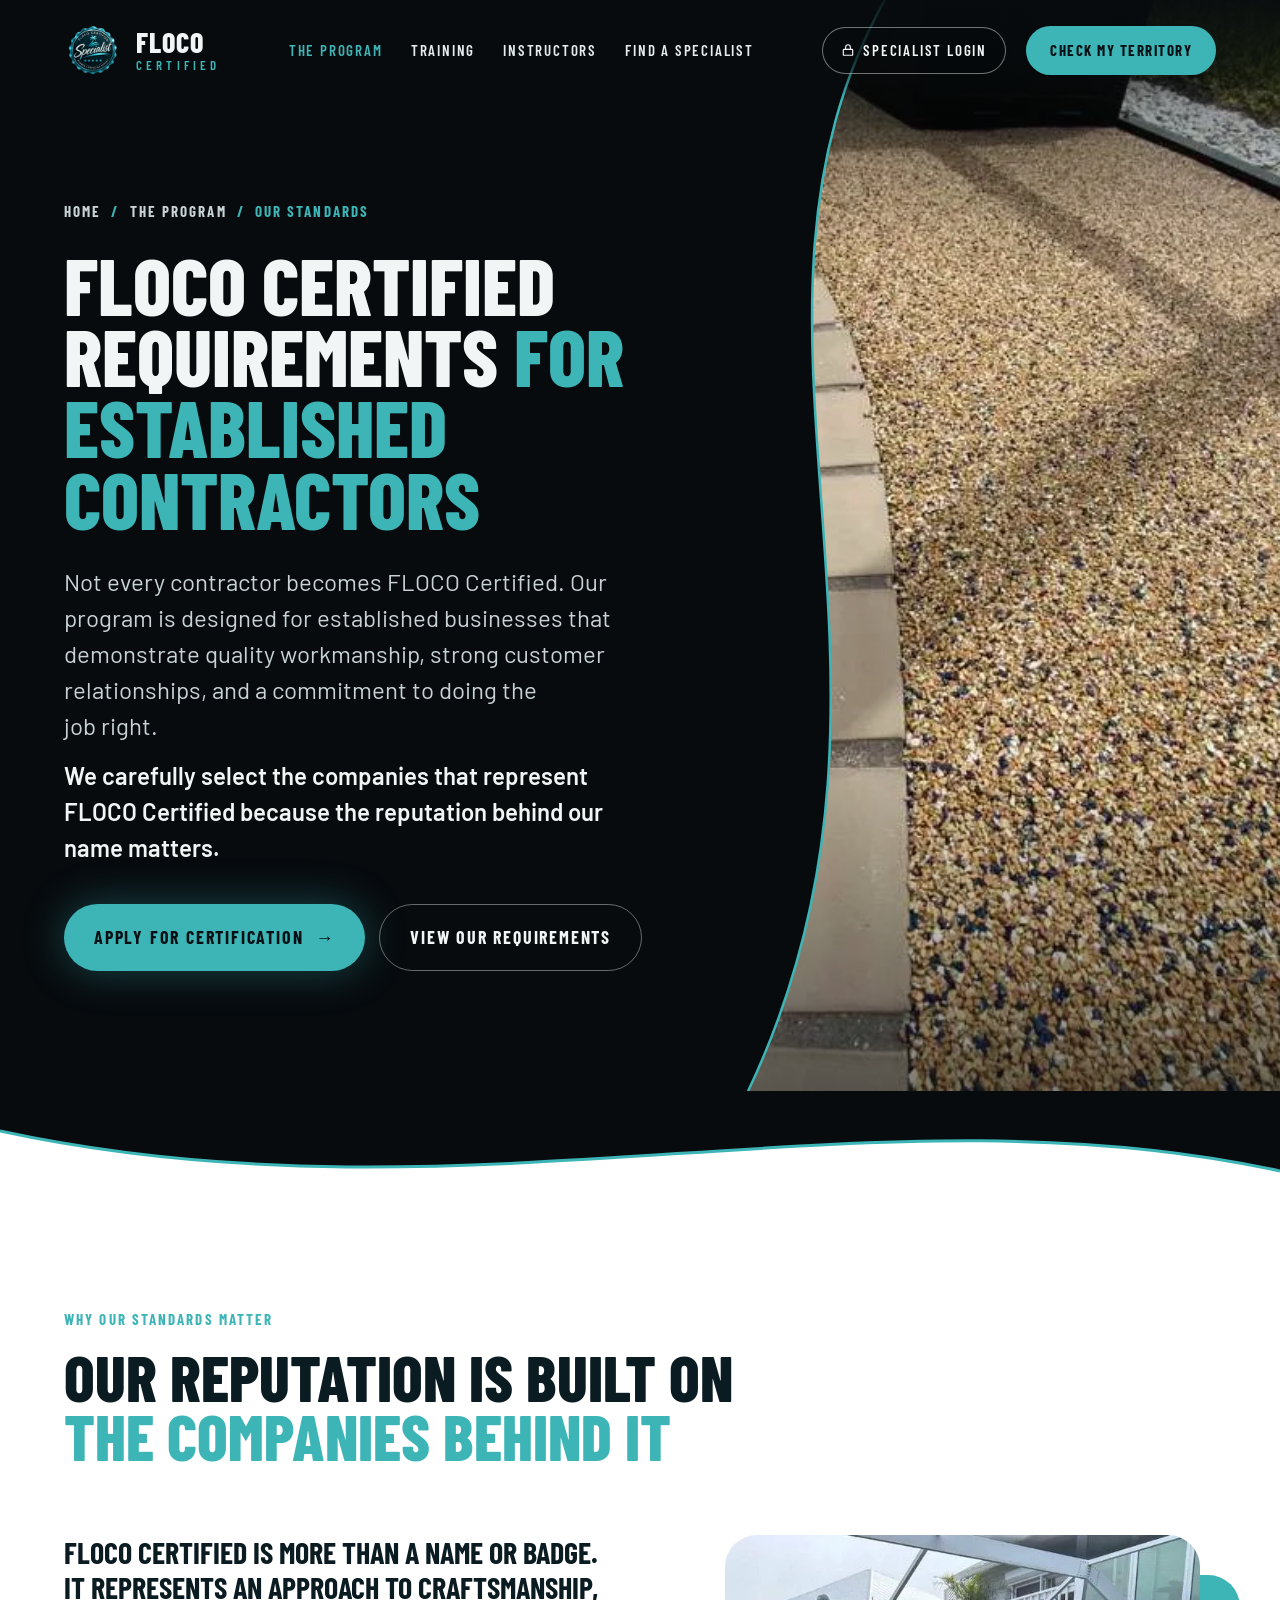
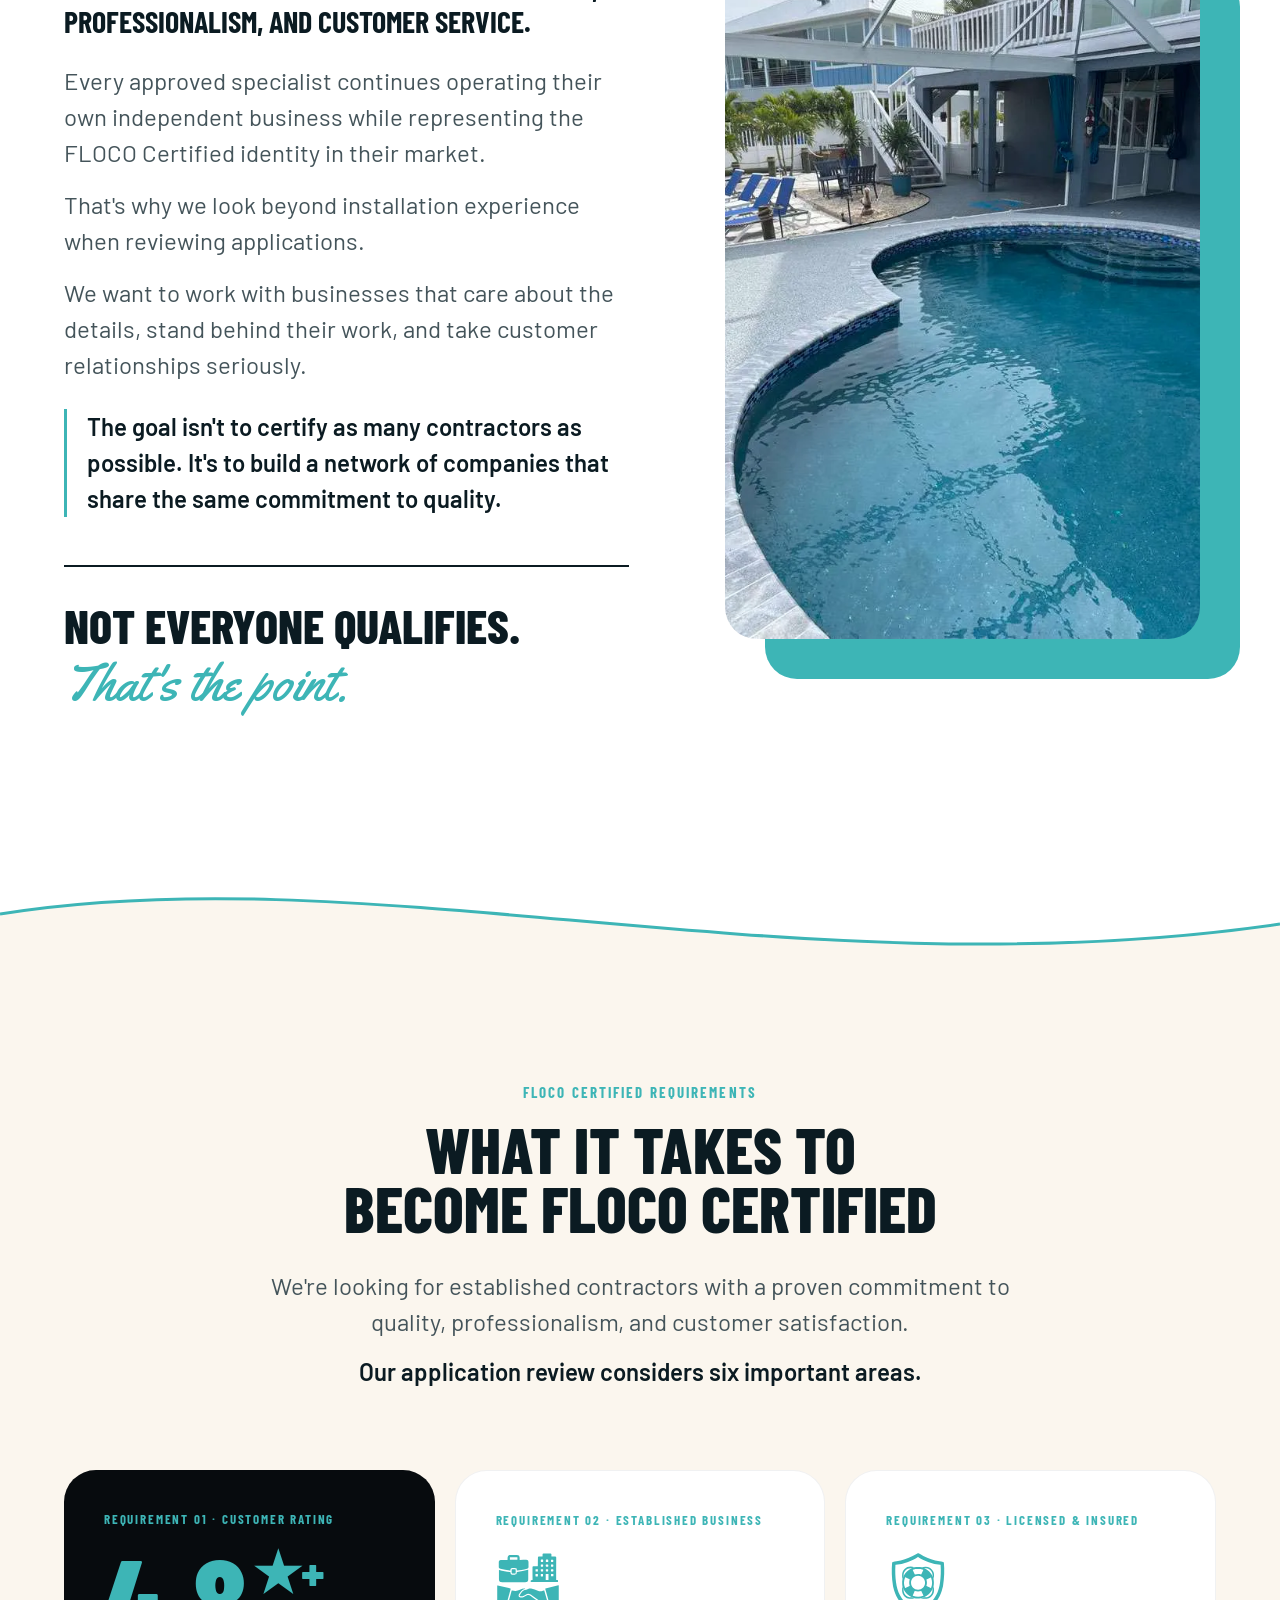
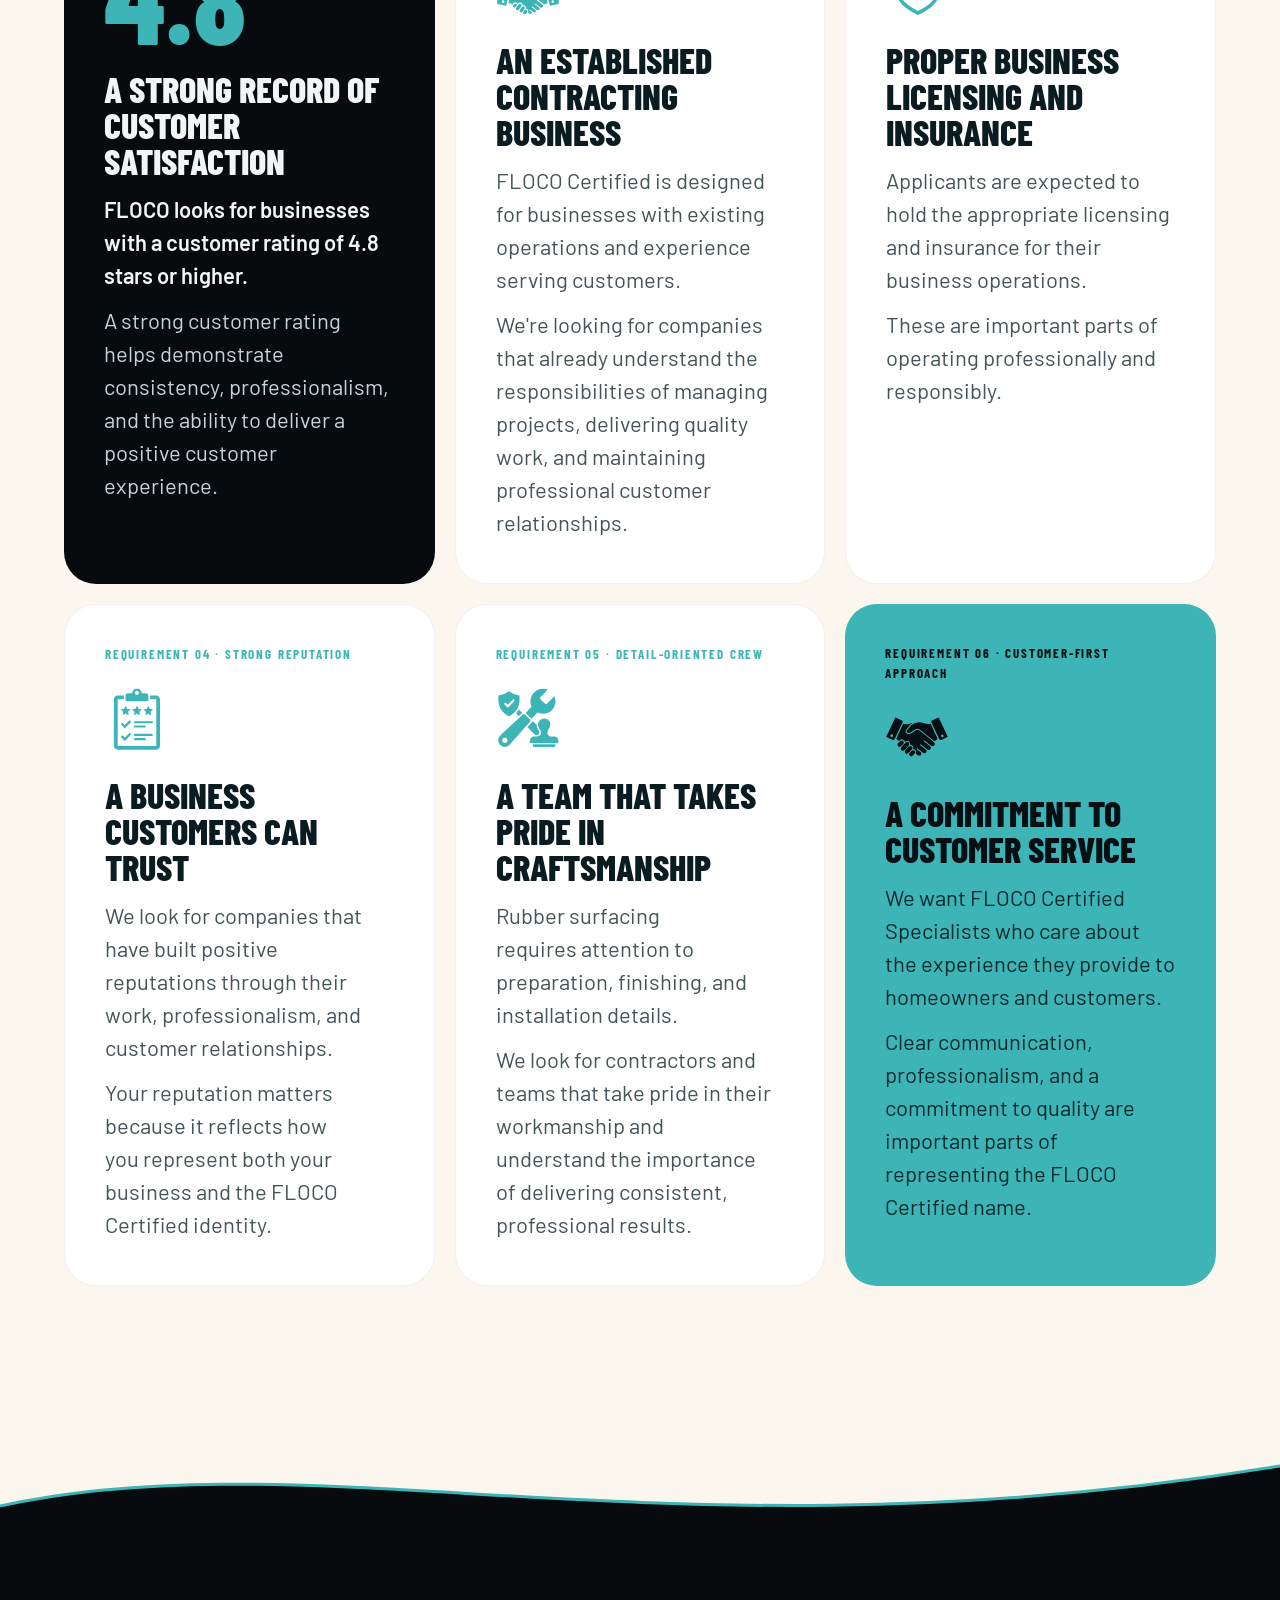
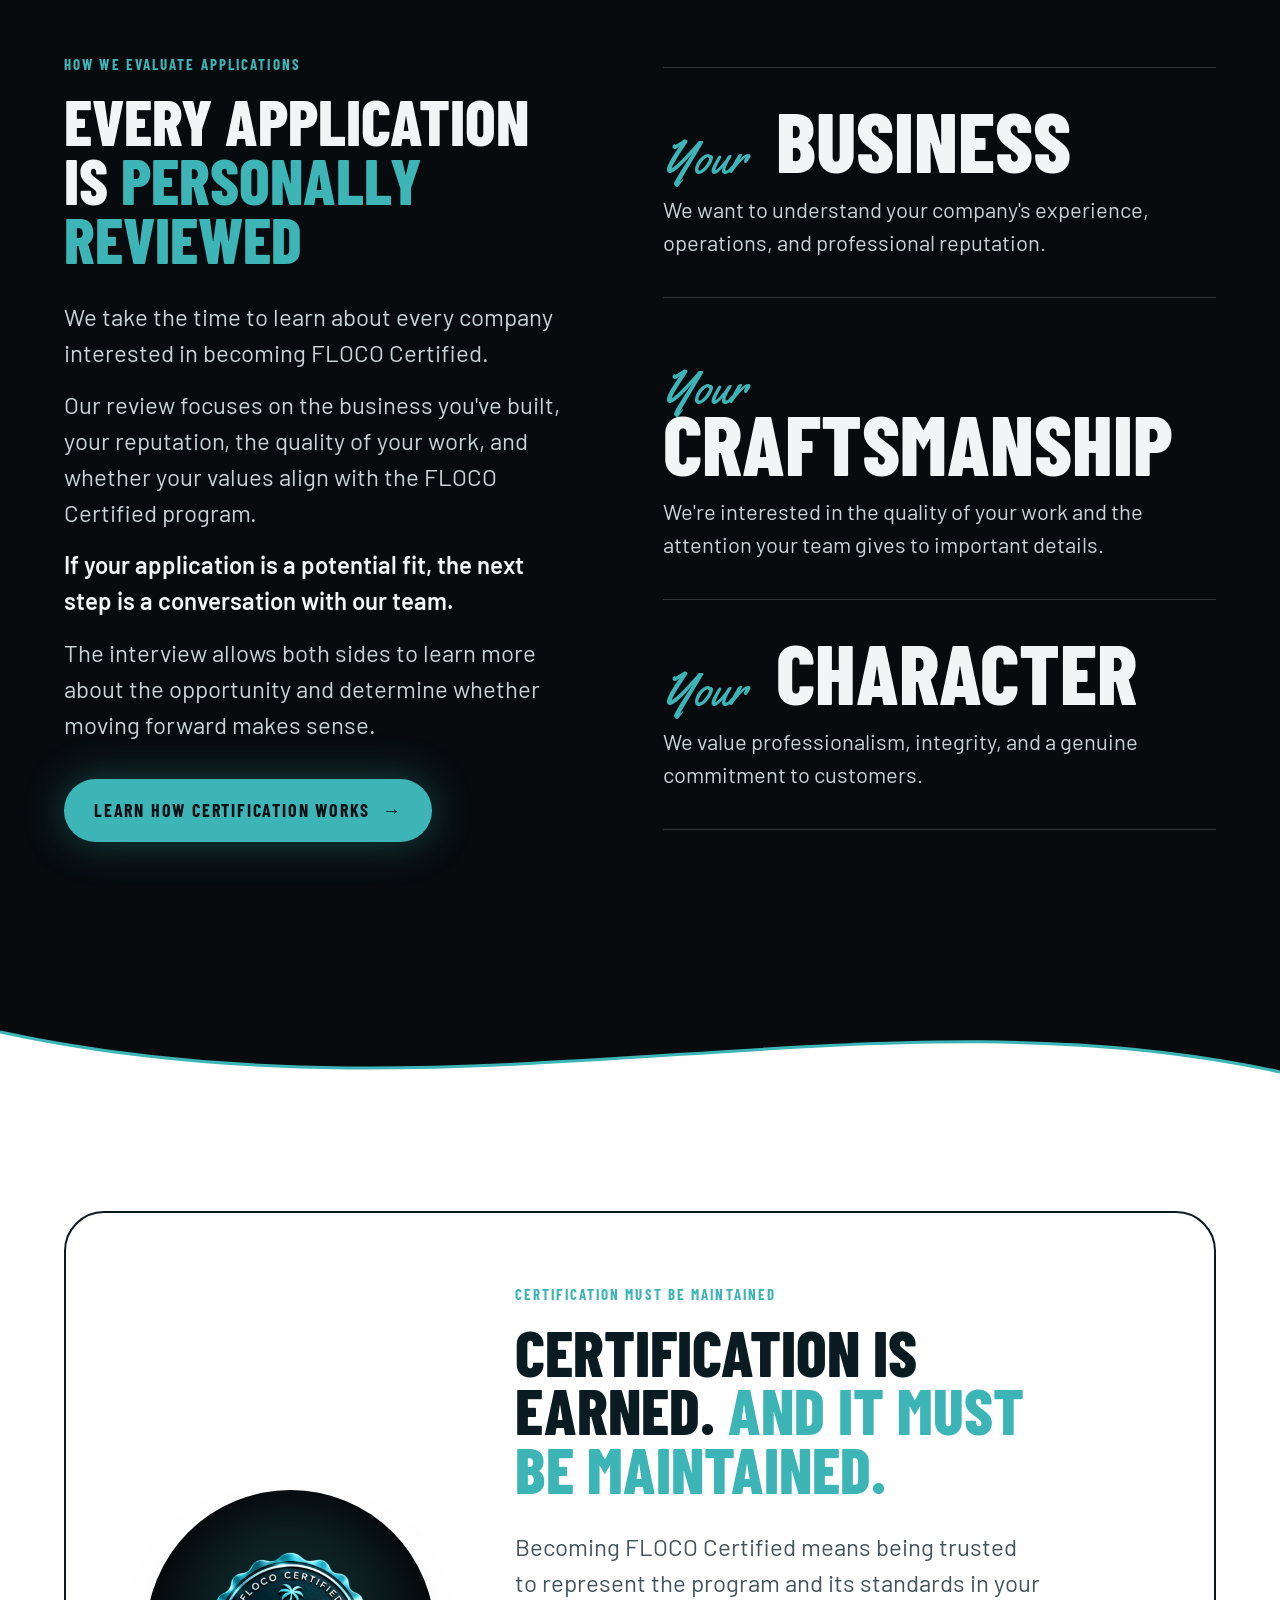
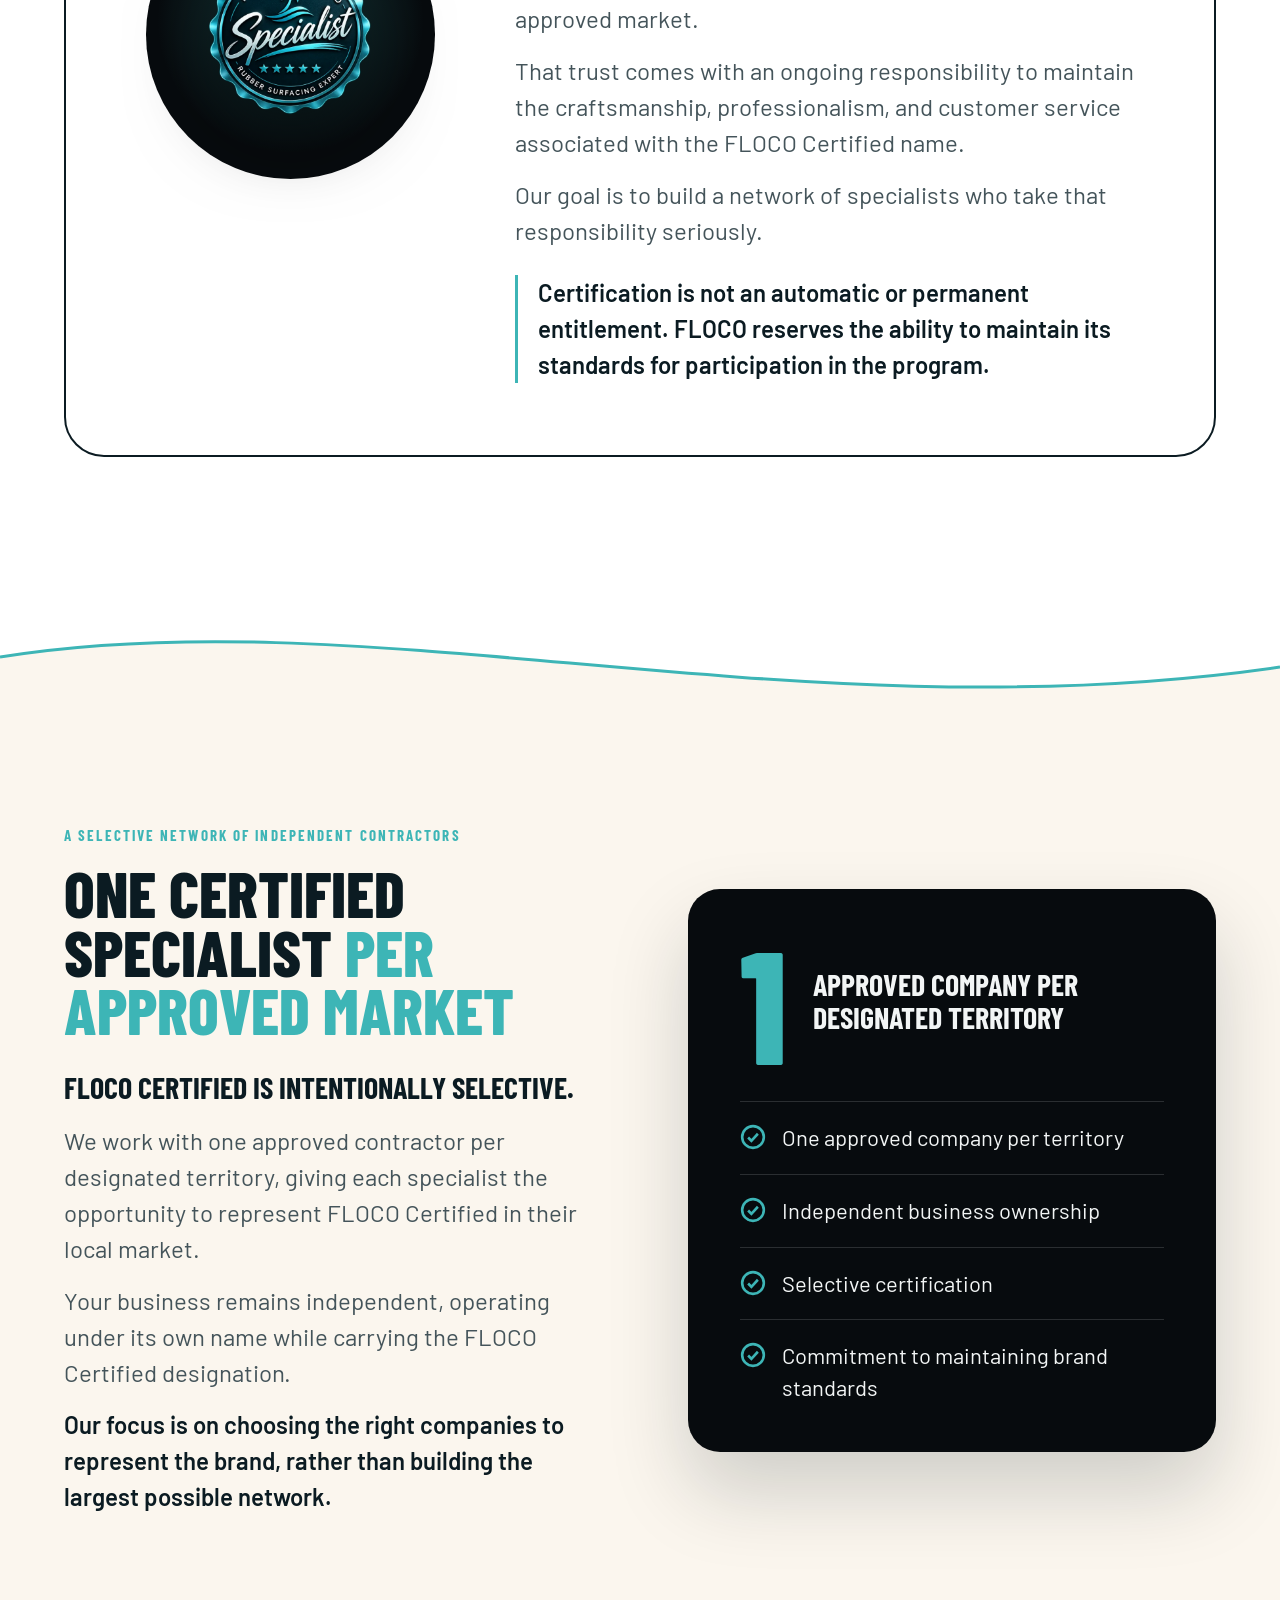
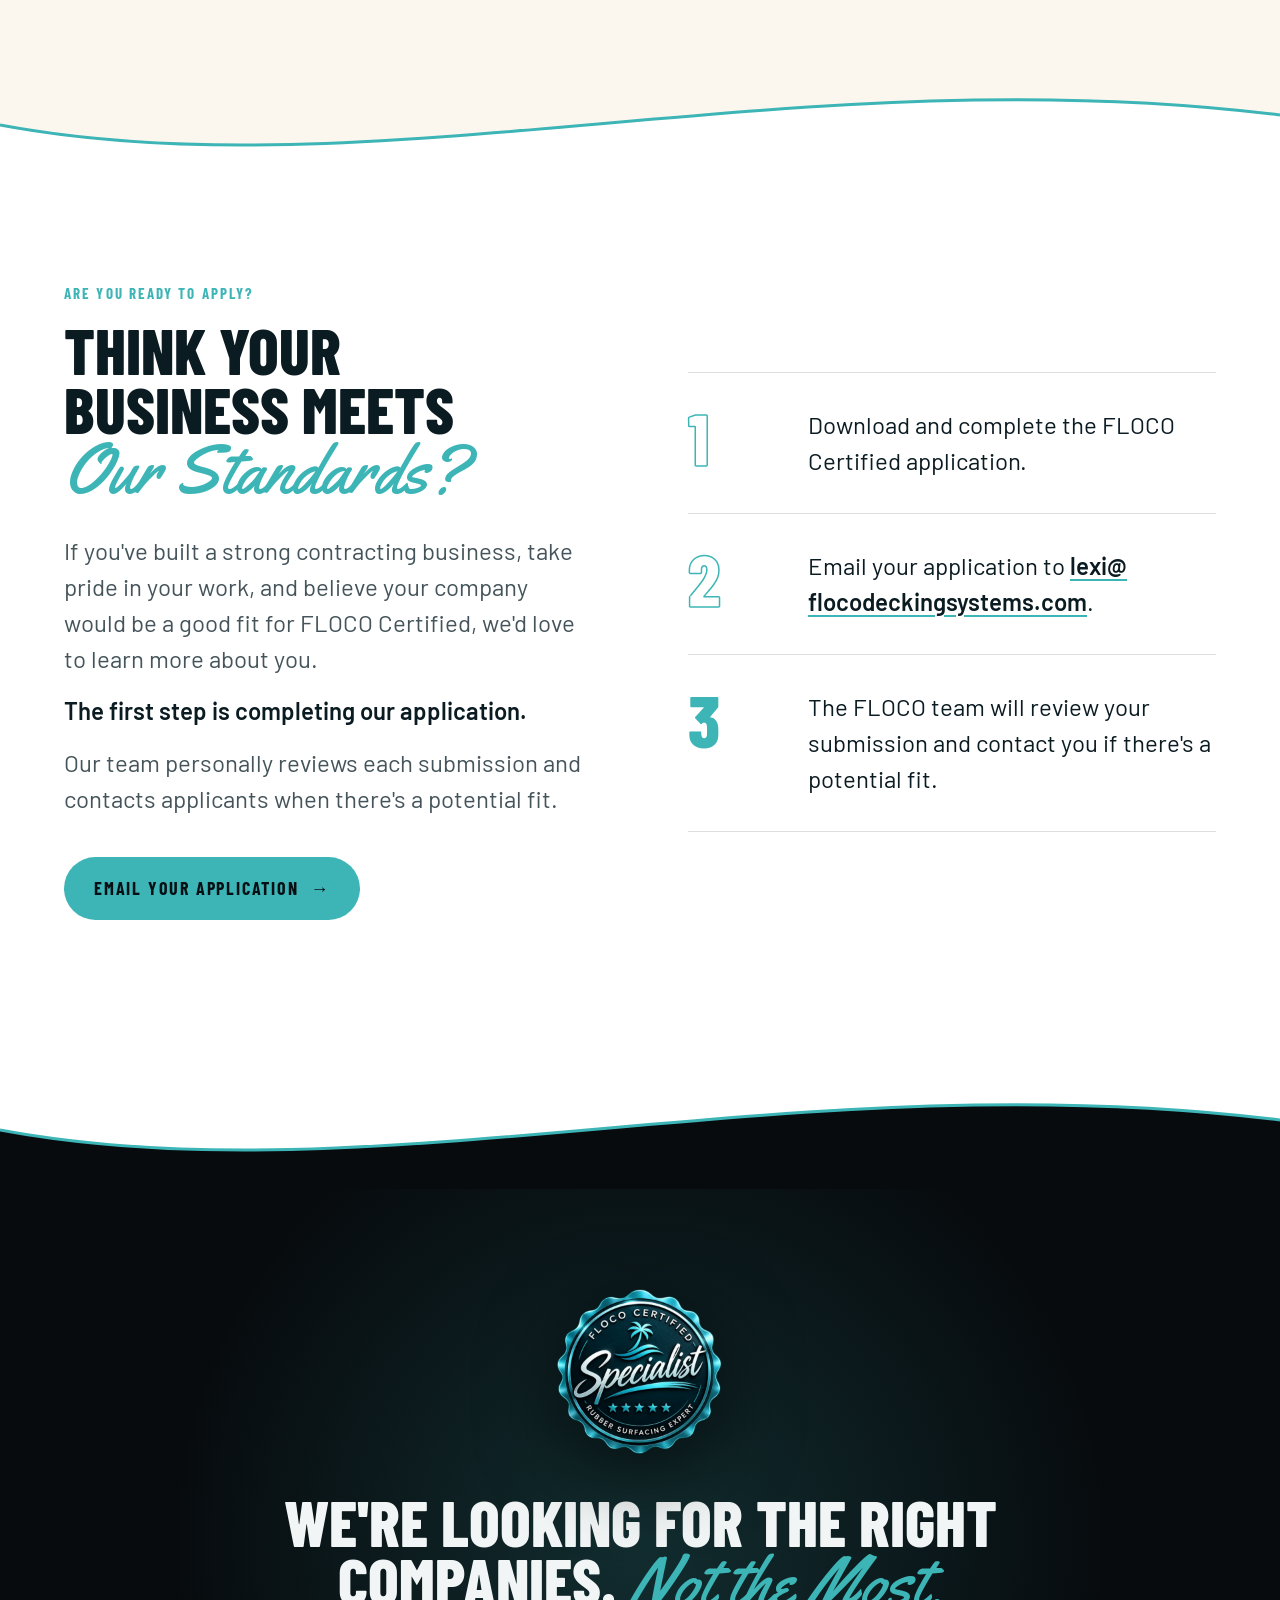
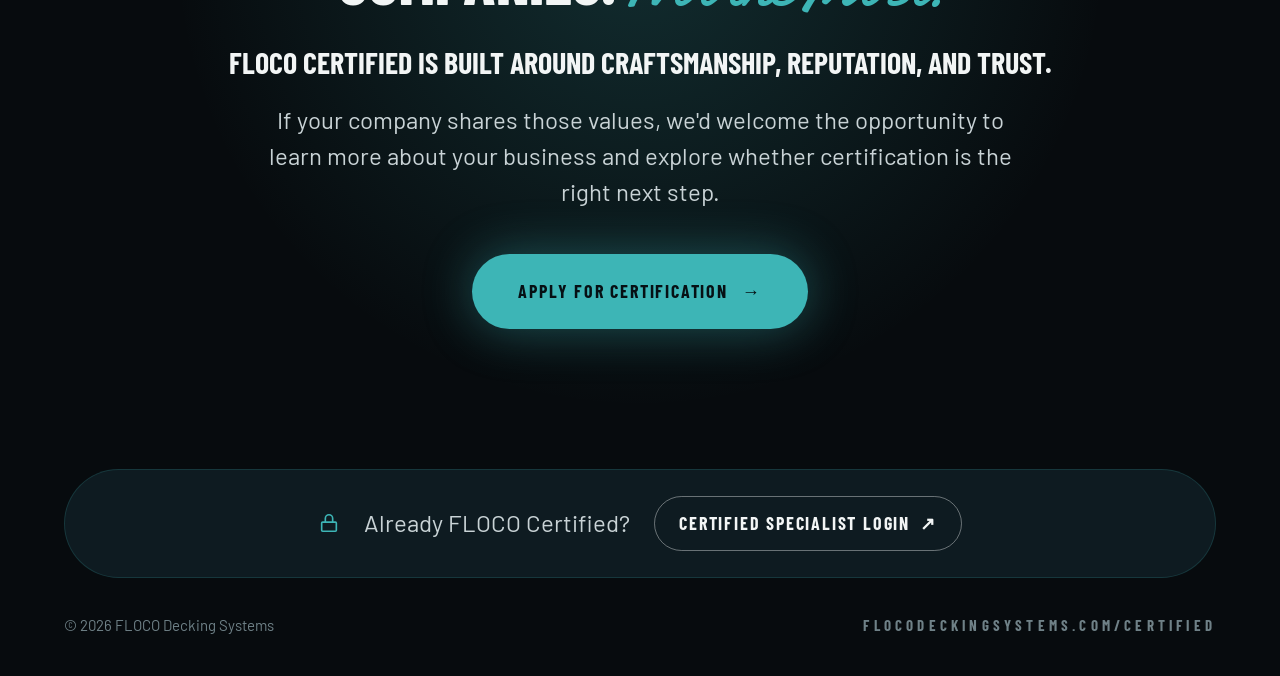
<file: program/standards/index.html>
<!DOCTYPE html>
<html lang="en">
<head>
<meta charset="utf-8">
<meta name="viewport" content="width=device-width, initial-scale=1">
<title>FLOCO Certified Requirements &amp; Standards | FLOCO</title>
<meta name="description" content="Learn what it takes to become FLOCO Certified. Explore our contractor requirements, quality standards, and selective application process.">
<meta name="theme-color" content="#070B0E">
<meta property="og:type" content="website">
<meta property="og:site_name" content="FLOCO Certified">
<meta property="og:title" content="FLOCO Certified Requirements &amp; Standards | FLOCO">
<meta property="og:description" content="Learn what it takes to become FLOCO Certified. Explore our contractor requirements, quality standards, and selective application process.">
<meta name="twitter:card" content="summary_large_image">
<!-- TODO before launch: add <link rel="canonical"> (…/program/standards/), og:url and og:image as absolute URLs once the live domain is confirmed. -->
<link rel="icon" type="image/webp" href="../../assets/images/floco-certified-badge.webp">
<link rel="preconnect" href="https://fonts.googleapis.com">
<link rel="preconnect" href="https://fonts.gstatic.com" crossorigin>
<link href="https://fonts.googleapis.com/css2?family=Barlow+Condensed:wght@500;600;700;800&family=Barlow:wght@400;500;600;700&family=Yellowtail&display=swap" rel="stylesheet">
<link rel="preload" as="image" href="../../assets/images/floco-surfacing-gallery-37.webp">
<link rel="stylesheet" href="../../css/styles.css">
<link rel="stylesheet" href="../../css/responsive.css">
</head>
<body class="program-page standards-page">
<div class="page" style="background:#FFFFFF;color:#0B1B22;font-family:'Barlow',sans-serif;font-size:24px;line-height:1.5;min-width:1200px;overflow:hidden;">

<!-- NAV (same as homepage; links point back to homepage sections) -->
<header class="site-header" style="position:absolute;top:0;left:0;right:0;z-index:20;background:linear-gradient(180deg,rgba(7,11,14,.9) 0%,rgba(7,11,14,.6) 60%,rgba(7,11,14,0) 100%);">
  <div class="nav-inner" style="max-width:1440px;margin:0 auto;padding:26px 64px;display:flex;align-items:center;justify-content:space-between;gap:32px;">
    <a href="../../" class="nav-logo" aria-label="FLOCO Certified home" style="display:flex;align-items:center;gap:14px;color:#F2F5F5;">
      <img src="../../assets/images/floco-certified-badge.webp" width="600" height="504" alt="" style="width:58px;height:auto;display:block;" />
      <span style="display:flex;flex-direction:column;line-height:1;">
        <span style="font-family:'Barlow Condensed',sans-serif;font-weight:800;font-size:28px;letter-spacing:.04em;">FLOCO</span>
        <span style="font-family:'Barlow Condensed',sans-serif;font-weight:600;font-size:13px;letter-spacing:.32em;color:#3DB5B6;margin-top:3px;">CERTIFIED</span>
      </span>
    </a>
    <nav id="site-nav" class="nav-links" aria-label="Main" style="display:flex;gap:clamp(18px,2.2vw,36px);white-space:nowrap;font-family:'Barlow Condensed',sans-serif;font-weight:600;font-size:15px;letter-spacing:.12em;text-transform:uppercase;">
      <a href="../" aria-current="true" style="color:#E4ECEC;" class="hv-1">The Program</a>
      <a href="../../#training" style="color:#E4ECEC;" class="hv-2">Training</a>
      <a href="../../#instructors" style="color:#E4ECEC;" class="hv-3">Instructors</a>
      <a href="../../#find" style="color:#E4ECEC;" class="hv-4">Find a Specialist</a>
    </nav>
    <div class="nav-cta" style="display:flex;align-items:center;gap:20px;white-space:nowrap;">
      <a href="#login" style="font-family:'Barlow Condensed',sans-serif;font-weight:600;font-size:15px;letter-spacing:.12em;text-transform:uppercase;color:#F2F5F5;display:flex;align-items:center;gap:8px;padding:11px 18px;border:1px solid rgba(242,245,245,.45);border-radius:999px;background:rgba(7,11,14,.35);" class="hv-5">
        <svg aria-hidden="true" xmlns="http://www.w3.org/2000/svg" width="14" height="14" viewBox="0 0 24 24" fill="none" stroke="currentColor" stroke-width="2"><rect x="4" y="11" width="16" height="10" rx="1"/><path d="M8 11V7a4 4 0 0 1 8 0v4"/></svg>
        Specialist Login
      </a>
      <a href="#apply" style="font-family:'Barlow Condensed',sans-serif;font-weight:700;font-size:15px;letter-spacing:.1em;text-transform:uppercase;background:#3DB5B6;color:#061014;padding:13px 24px;border-radius:999px;" class="hv-6">Check My Territory</a>
    </div>
    <button type="button" class="nav-toggle" aria-controls="site-nav" aria-expanded="false" aria-label="Open menu"><span></span><span></span><span></span></button>
  </div>
</header>

<main>

<!-- 1 HERO — dark (homepage hero treatment) with breadcrumb -->
<section class="hero program-hero" aria-labelledby="standards-title" style="position:relative;min-height:880px;background:#070B0E;color:#F2F5F5;">
  <div class="hero-media" style="position:absolute;top:0;bottom:0;left:max(36%,520px);right:0;">
    <img src="../../assets/images/floco-surfacing-gallery-37.webp" width="900" height="675" alt="Close-up of a clean FLOCO rubber surfacing edge finished neatly against pool coping" loading="eager" fetchpriority="high" decoding="async" class="slot-img" />
  </div>
  <div class="hero-shade" style="position:absolute;top:0;bottom:0;left:max(36%,520px);right:0;pointer-events:none;background:linear-gradient(180deg,rgba(7,11,14,.65) 0%,rgba(7,11,14,0) 25%,rgba(7,11,14,0) 70%,rgba(7,11,14,.5) 100%);"></div>
  <svg class="hero-curve" aria-hidden="true" xmlns="http://www.w3.org/2000/svg" viewBox="0 0 100 100" preserveAspectRatio="none" style="position:absolute;top:0;bottom:0;left:max(36%,520px);width:calc(100% - max(36%,520px));height:100%;pointer-events:none;">
    <path d="M0 0 H48 C24 30 56 62 30 100 H0 Z" fill="#070B0E"/>
    <path d="M48 0 C24 30 56 62 30 100" fill="none" stroke="#3DB5B6" stroke-width="2.5" vector-effect="non-scaling-stroke"/>
  </svg>
  <div class="hero-content" style="position:relative;max-width:1440px;margin:0 auto;padding:200px 64px 120px;pointer-events:none;">
    <div style="max-width:620px;pointer-events:auto;">
      <nav class="breadcrumb" aria-label="Breadcrumb" style="margin-bottom:26px;font-family:'Barlow Condensed',sans-serif;font-weight:700;font-size:15px;letter-spacing:.14em;text-transform:uppercase;">
        <ol role="list" style="list-style:none;margin:0;padding:0;display:flex;flex-wrap:wrap;align-items:center;gap:6px 10px;color:#8A9BA0;">
          <li><a href="../../" style="color:#C9D3D6;" class="hv-1">Home</a></li>
          <li aria-hidden="true" style="color:#3DB5B6;">/</li>
          <li><a href="../" style="color:#C9D3D6;" class="hv-2">The Program</a></li>
          <li aria-hidden="true" style="color:#3DB5B6;">/</li>
          <li><span aria-current="page" style="color:#3DB5B6;">Our Standards</span></li>
        </ol>
      </nav>
      <h1 id="standards-title" class="hero-title" style="margin:0;font-family:'Barlow Condensed',sans-serif;font-weight:800;text-transform:uppercase;font-size:clamp(72px,6.2vw,96px);line-height:.9;color:#F2F5F5;width:800px;max-width:none;">FLOCO Certified Requirements <span style="color:#3DB5B6;">for Established Contractors</span></h1>
      <p style="margin:30px 0 0;max-width:560px;font-size:24px;line-height:1.5;color:#C9D3D6;text-wrap:pretty;">Not every contractor becomes FLOCO Certified. Our program is designed for established businesses that demonstrate quality workmanship, strong customer relationships, and a commitment to doing the job right.</p>
      <p style="margin:14px 0 0;max-width:560px;font-size:24px;line-height:1.5;color:#F2F5F5;font-weight:600;text-wrap:pretty;">We carefully select the companies that represent FLOCO Certified because the reputation behind our name matters.</p>
      <div class="hero-actions" style="display:flex;gap:14px;margin-top:38px;white-space:nowrap;">
        <a href="#apply" style="font-family:'Barlow Condensed',sans-serif;font-weight:700;font-size:18px;letter-spacing:.1em;text-transform:uppercase;background:#3DB5B6;color:#061014;padding:19px 30px;border-radius:999px;box-shadow:0 0 40px rgba(61,181,182,.35);display:flex;align-items:center;gap:12px;" class="hv-7">Apply for Certification <span aria-hidden="true">→</span></a>
        <a href="#requirements" style="font-family:'Barlow Condensed',sans-serif;font-weight:700;font-size:18px;letter-spacing:.1em;text-transform:uppercase;color:#F2F5F5;padding:19px 30px;border-radius:999px;border:1px solid rgba(242,245,245,.4);" class="hv-8">View Our Requirements</a>
      </div>
    </div>
  </div>
</section>

<svg aria-hidden="true" xmlns="http://www.w3.org/2000/svg" viewBox="0 0 1440 120" preserveAspectRatio="none" style="display:block;width:100%;height:120px;background:#070B0E;margin-bottom:-1px;">
  <path d="M0 120 L0 40 C520 140 980 -10 1440 80 L1440 120 Z" fill="#FFFFFF"/>
  <path d="M0 40 C520 140 980 -10 1440 80" fill="none" stroke="#3DB5B6" stroke-width="3" vector-effect="non-scaling-stroke"/>
</svg>

<!-- 2 WHY OUR STANDARDS MATTER — white, editorial (wide heading, copy + pull quote left, portrait image right) -->
<section id="why-standards" aria-labelledby="why-title" style="position:relative;background:#FFFFFF;padding:100px 0 150px;">
  <div style="max-width:1440px;margin:0 auto;padding:0 64px;">
    <div style="font-family:'Barlow Condensed',sans-serif;font-weight:700;font-size:15px;letter-spacing:.14em;text-transform:uppercase;color:#3DB5B6;line-height:1.3;margin-bottom:18px;">Why Our Standards Matter</div>
    <h2 id="why-title" style="margin:0;font-family:'Barlow Condensed',sans-serif;font-weight:800;font-size:clamp(60px,5vw,80px);line-height:.92;text-transform:uppercase;text-wrap:balance;max-width:1100px;">Our Reputation Is Built on <span style="color:#3DB5B6;">the Companies Behind It</span></h2>
  </div>
  <div class="split editorial-split" style="max-width:1440px;margin:70px auto 0;padding:0 64px;display:grid;grid-template-columns:minmax(0,1.15fr) minmax(0,1fr);gap:96px;align-items:start;">
    <div>
      <p style="margin:0;font-family:'Barlow Condensed',sans-serif;font-weight:700;font-size:30px;line-height:1.15;text-transform:uppercase;text-wrap:balance;">FLOCO Certified is more than a name or badge. It represents an approach to craftsmanship, professionalism, and customer service.</p>
      <p style="margin:24px 0 0;font-size:24px;line-height:1.5;color:#44545A;text-wrap:pretty;">Every approved specialist continues operating their own independent business while representing the FLOCO Certified identity in their market.</p>
      <p style="margin:16px 0 0;font-size:24px;line-height:1.5;color:#44545A;text-wrap:pretty;">That's why we look beyond installation experience when reviewing applications.</p>
      <p style="margin:16px 0 0;font-size:24px;line-height:1.5;color:#44545A;text-wrap:pretty;">We want to work with businesses that care about the details, stand behind their work, and take customer relationships seriously.</p>
      <p style="margin:26px 0 0;padding-left:20px;border-left:3px solid #3DB5B6;font-size:24px;line-height:1.5;font-weight:600;color:#0B1B22;text-wrap:pretty;">The goal isn't to certify as many contractors as possible. It's to build a network of companies that share the same commitment to quality.</p>
      <blockquote class="standards-quote" style="margin:48px 0 0;padding:34px 0 0;border-top:2px solid #0B1B22;">
        <p style="margin:0;font-family:'Barlow Condensed',sans-serif;font-weight:800;font-size:48px;line-height:1;text-transform:uppercase;">Not everyone qualifies. <span style="display:block;font-family:'Yellowtail',cursive;font-weight:400;text-transform:none;color:#3DB5B6;font-size:1.1em;line-height:1.15;margin-top:4px;">That's the point.</span></p>
      </blockquote>
    </div>
    <div class="editorial-media" style="position:relative;height:720px;">
      <div class="what-accent" style="position:absolute;top:40px;right:-24px;bottom:-24px;left:40px;border-radius:32px;background:#3DB5B6;"></div>
      <div style="position:absolute;inset:0 16px 16px 0;"><img src="../../assets/images/floco-surfacing-gallery-11.webp" width="675" height="900" alt="Curved residential pool deck with clean, consistent FLOCO rubber surfacing" loading="lazy" decoding="async" class="slot-img" style="border-radius:32px;" /></div>
    </div>
  </div>
</section>

<svg aria-hidden="true" xmlns="http://www.w3.org/2000/svg" viewBox="0 0 1440 120" preserveAspectRatio="none" style="display:block;width:100%;height:120px;background:#FFFFFF;margin-bottom:-1px;">
  <path d="M0 120 L0 50 C420 -10 900 130 1440 60 L1440 120 Z" fill="#FBF6EE"/>
  <path d="M0 50 C420 -10 900 130 1440 60" fill="none" stroke="#3DB5B6" stroke-width="3" vector-effect="non-scaling-stroke"/>
</svg>

<!-- 3 REQUIREMENTS — cream, centered intro + six numbered requirement blocks (first one featured) -->
<section id="requirements" aria-labelledby="req-title" style="position:relative;background:#FBF6EE;padding:100px 0 150px;">
  <div style="max-width:1000px;margin:0 auto;padding:0 64px;text-align:center;display:flex;flex-direction:column;align-items:center;">
    <div style="font-family:'Barlow Condensed',sans-serif;font-weight:700;font-size:15px;letter-spacing:.14em;text-transform:uppercase;color:#3DB5B6;line-height:1.3;margin-bottom:18px;">FLOCO Certified Requirements</div>
    <h2 id="req-title" style="margin:0;font-family:'Barlow Condensed',sans-serif;font-weight:800;font-size:clamp(60px,5vw,80px);line-height:.92;text-transform:uppercase;text-wrap:balance;">What It Takes to Become FLOCO Certified</h2>
    <p style="margin:30px 0 0;max-width:760px;font-size:24px;line-height:1.5;color:#44545A;text-wrap:pretty;">We're looking for established contractors with a proven commitment to quality, professionalism, and customer satisfaction.</p>
    <p style="margin:14px 0 0;max-width:760px;font-size:24px;line-height:1.5;font-weight:600;color:#0B1B22;text-wrap:pretty;">Our application review considers six important areas.</p>
  </div>
  <ol class="req-grid" role="list" style="list-style:none;max-width:1440px;margin:80px auto 0;padding:0 64px;display:grid;grid-template-columns:repeat(3,minmax(0,1fr));gap:20px;">
    <li class="req-card req-card--feature" style="display:flex;flex-direction:column;background:#070B0E;color:#F2F5F5;border-radius:32px;padding:40px 40px 44px;">
      <div class="req-tag" style="font-family:'Barlow Condensed',sans-serif;font-weight:700;font-size:13px;letter-spacing:.14em;text-transform:uppercase;color:#3DB5B6;">Requirement 01 · Customer Rating</div>
      <div class="req-stat" aria-hidden="true" style="margin-top:20px;font-family:'Barlow Condensed',sans-serif;font-weight:800;font-size:120px;line-height:.8;color:#3DB5B6;">4.8<span style="font-size:.45em;vertical-align:top;margin-left:6px;">★+</span></div>
      <h3 style="margin:26px 0 0;font-family:'Barlow Condensed',sans-serif;font-weight:800;font-size:36px;line-height:1;text-transform:uppercase;">A Strong Record of Customer Satisfaction</h3>
      <p style="margin:14px 0 0;font-size:22px;line-height:1.5;color:#F2F5F5;font-weight:600;">FLOCO looks for businesses with a customer rating of 4.8 stars or higher.</p>
      <p style="margin:12px 0 0;font-size:22px;line-height:1.5;color:#C9D3D6;text-wrap:pretty;">A strong customer rating helps demonstrate consistency, professionalism, and the ability to deliver a positive customer experience.</p>
    </li>
    <li class="req-card" style="display:flex;flex-direction:column;background:#FFFFFF;border-radius:32px;padding:40px 40px 44px;border:1px solid rgba(11,27,34,.06);">
      <div class="req-tag" style="font-family:'Barlow Condensed',sans-serif;font-weight:700;font-size:13px;letter-spacing:.14em;text-transform:uppercase;color:#3DB5B6;">Requirement 02 · Established Business</div>
      <svg aria-hidden="true" focusable="false" style="width:64px;height:64px;flex-shrink:0;display:block;color:#3DB5B6;margin-top:22px;" xmlns="http://www.w3.org/2000/svg" viewBox="9949.3 547.7 225.8 225.8" fill="currentColor"><path d="M10113.6,562.6c-.1-2.3,0-4.5,0-6.9.1-1.7,1.1-2.6,3.1-2.6,8.4,0,16.7-.1,24.9,0,2.2,0,3.3,1,3.2,2.9,0,2.2,0,4.4,0,6.5,0,.4.3.8.8.8h12.8c1.4,0,2.6.9,3.1,2.1.2.6.3,1.9.3,4.1-.1,21.4-.2,46.8-.2,76.3,0,.5.4.8.8.8h4c1,0,1.7.8,1.7,1.7v3.7c0,1-.8,1.9-1.9,1.9h-92.7c-1.1,0-1.9-.9-1.9-1.9v-3.1c0-.9.7-1.7,1.6-1.8l3.8-.3c.8,0,1.4-.7,1.4-1.5-.3-16.8-.4-31.6-.3-44.6,0-2.1,1-3.1,2.9-3.1,7.1,0,12.2,0,15.3,0,.3,0,.5-.3.6-.6.1-10.8.2-20.8.4-30.1,0-2.2,1-3.3,2.9-3.3,3,0,7.2,0,12.4,0,.5,0,.8-.4.8-.8M10115.7,576.3c0-.9-.7-1.7-1.6-1.7h-5c-.9,0-1.7.7-1.7,1.6v4.8c0,.9.7,1.7,1.6,1.7h5c.9,0,1.7-.7,1.7-1.6v-4.8M10133.6,576.5c0-1-.9-1.9-1.9-1.9h-4.7c-1,0-1.9.9-1.9,2v4.3c0,1,.9,1.9,2,1.9h4.7c1,0,1.9-.9,1.9-2v-4.3M10151.4,576.5c0-.9-.7-1.6-1.6-1.6h-4.8c-.9,0-1.6.6-1.6,1.5v4.8c0,.9.6,1.6,1.5,1.6h4.8c.9,0,1.6-.6,1.6-1.5v-4.8M10125.1,598.3c0,1,.9,1.7,1.9,1.6l5.3-.5c1,0,1.7-.9,1.6-1.9l-.4-4.4c0-.9-.8-1.6-1.7-1.6h-5.4c-1.1,0-1.9.8-1.8,1.9l.5,5M10151.7,593.1c0-.8-.6-1.5-1.5-1.5h-5.3c-.8-.1-1.5.5-1.5,1.3v5.2c-.1.8.5,1.5,1.3,1.5h5.3c.8.1,1.5-.5,1.5-1.3v-5.2M10115.6,593.2c0-.8-.6-1.4-1.4-1.4h-5.4c-.8,0-1.4.6-1.4,1.4v5.1c0,.8.6,1.4,1.4,1.4h5.4c.8,0,1.4-.6,1.4-1.4v-5.1M10133.4,609.8c0-.9-.7-1.6-1.6-1.6h-5.1c-.9,0-1.6.7-1.6,1.6v5.1c0,.9.7,1.6,1.6,1.6h5.1c.9,0,1.6-.7,1.6-1.6v-5.1M10115.7,609.6c0-.7-.6-1.3-1.3-1.4h-5.6c-.7,0-1.3.5-1.4,1.2v5.6c0,.7.5,1.3,1.2,1.4h5.6c.7,0,1.3-.5,1.4-1.2v-5.6M10145,608.3c-1,0-1.8.8-1.8,1.8v4.7c0,1,.7,1.8,1.7,1.8h5c1,0,1.8-.8,1.8-1.8v-4.6c0-1-.7-1.8-1.7-1.8h-5M10097.1,609.6c0-.7-.5-1.2-1.2-1.2h-5.8c-.7,0-1.2.5-1.2,1.1v5.8c0,.7.5,1.2,1.1,1.2h5.8c.7,0,1.2-.5,1.2-1.1v-5.8M10097.1,626.7c0-.6-.5-1.1-1.1-1.1h-6.2c-.6,0-1.1.5-1.1,1.1v6.1c0,.6.5,1.1,1.1,1.1h6.2c.6,0,1.1-.5,1.1-1.1v-6.1M10108.6,625.7c-.7,0-1.3.6-1.3,1.3v5.4c0,.7.5,1.3,1.2,1.3h5.4c.7,0,1.3-.6,1.3-1.3v-5.4c0-.7-.5-1.3-1.2-1.3h-5.4M10134.5,626.6c0-.5-.4-.9-.9-.9h-8c-.5,0-.9.4-.9.9v18.7c0,.5.3.9.9.9h8c.5,0,.9-.4.9-.9v-18.7M10151.8,626.9c0-.7-.5-1.2-1.2-1.2h-6c-.7-.1-1.2.4-1.2,1.1v5.4c-.1.7.4,1.2,1.1,1.2h6c.7.1,1.2-.4,1.2-1.1v-5.4h0Z"/><path d="M10022.6,612.4c-.3-2.7,1.1-7.7-3.3-7.8-8.2-.2-13.3-.2-15.1,0-3.9.3-4,5.2-4.3,8.2,0,.4-.4.7-.7.6-11.5-1-22.9-3.1-34.2-6.3-2.8-.8-5.9-2.2-5.9-5.4,0-9.1,0-14.3,0-15.7-.2-5.7,1.4-10.3,7.4-10.3,8.5,0,16.1,0,23-.2.3,0,.6-.3.6-.6,0-2.1,0-3.9,0-5.4,0-6.1,3.3-10.7,9.8-10.9,0,0,5.8,0,17.2-.2,5.6,0,9.1.3,10.7,1.2,5.8,3.2,5,9.2,5,15.2,0,.4.3.8.8.8,8.6,0,16-.1,22.1-.2,7.4,0,8.5,5,8.3,11.5-.1,2.9,0,7.1.1,12.4.2,4.3-1.1,6.4-5.4,7.6-13.5,3.8-25.3,5.9-35.3,6.3-.4,0-.8-.3-.8-.7M10024.9,567.6c0-.7-.5-1.2-1.2-1.2h-24.2c-.7,0-1.2.5-1.2,1.1v6.6c0,.7.5,1.2,1.2,1.2h24.2c.7,0,1.2-.5,1.2-1.1v-6.6h0Z"/><path d="M10016.7,608.3c1.1,0,2,.9,2,2v10.2c0,1.9-1.5,3.4-3.2,3.4h-7.7c-1.8,0-3.2-1.6-3.2-3.5v-10.2c0-1.1.9-2,2.1-2h10.1Z"/><path d="M10011.5,627.7c5,0,9.5,1.2,10.5-4.8.5-2.6.7-4,.7-4,0-.3.3-.6.7-.6,13.4-1.4,26.3-3.6,38.7-7.6.5-.1.9.2.9.7,0,4.6,0,14.7,0,30.3,0,5.8-.3,9.6-5.2,11.7-.9.4-2.7.5-5.5.6-3.7,0-17.3,0-40.9,0-23.6,0-37.2,0-40.9,0-2.8,0-4.6-.2-5.5-.5-4.9-2.1-5.3-6-5.3-11.7,0-15.6,0-25.7,0-30.3,0-.5.5-.8.9-.7,12.4,4,25.4,6.1,38.8,7.5.3,0,.6.3.7.6,0,0,.2,1.4.7,4,1.1,6,5.5,4.8,10.5,4.8h0Z"/><path d="M9955.2,665.8l44.8,10.4c.7.2,1.2.9,1,1.7l-15.9,58.8c-.2.7-.9,1.1-1.6,1l-28.8-6.2c-.6-.1-1.1-.7-1.1-1.3v-63c0-.9.8-1.5,1.7-1.3M9974.6,718.1c-2.4,0-4.4,2.1-4.4,4.8s2,4.8,4.4,4.8,4.4-2.1,4.4-4.8-2-4.8-4.4-4.8h0Z"/><path d="M10123.9,676.3l45.4-10.9c.7-.2,1.4.4,1.4,1.1v63.7c0,.6-.4,1-.9,1.1l-28.8,5.9c-.6.1-1.2-.2-1.4-.8l-16.6-58.7c-.2-.6.2-1.3.8-1.4M10149.8,718.3c-2.3-.2-4.3,1.7-4.5,4.3-.2,2.6,1.5,4.8,3.7,5,2.3.2,4.3-1.7,4.5-4.3.2-2.6-1.5-4.8-3.7-5h0Z"/><path d="M10119.8,684.8l11.7,41.2c.2.5,0,1.1-.6,1.4l-11,5.7c-.5.3-1.1.1-1.5-.3-2.3-2.6-4.9-4.9-7.7-7-4.4-3.3-15.8-11.6-34.1-24.9-6.7-4.9-13.5-8.2-21.3-3.6-7.6,4.4-12.5,8.6-19.6,6.3-3-1-3.6-2.7-1.6-5.4,4.7-6.3,8-10.5,9.8-12.5,1.5-1.6,4.2-3.1,6.6-3.6,3.9-.8,7.9-2,12-3.8,5.2-2.3,8.5-2.3,13.9-.6,5.5,1.7,12.4,3.9,20.4,6.7,4.3,1.5,9.1,2.5,12.8,1.6,3.9-1,6.8-1.7,8.7-2.1.7-.1,1.3.3,1.5.9h0Z"/><path d="M10052.1,677.3c.2.4,0,1-.6,1.1-9.2,1.8-13.4,7.6-18.8,14.6-9.6,12.3,1.8,17.4,12.7,14.2,4.9-1.4,8.6-5.4,13.4-7.1,4.3-1.5,8.7-.7,12.9,2.4,16.6,12.1,29.8,21.6,39.5,28.6,3.4,2.5,6.2,5.8,3.7,10.1-2.9,4.9-7.9,2.8-11.7.2-2-1.4-7.1-5.3-15.4-11.7-.5-.4-1.3-.3-1.7.2h0c-.4.6-.3,1.4.2,1.8,2.6,2.1,7.8,6.2,15.7,12.3,1.7,1.3,2.1,3.2,1.3,5.7-1.9,5.7-8.7,3.1-12.3.7-1.5-1-6.1-4.3-13.7-10-.6-.4-1.4-.3-1.8.3l-.2.3c-.3.4-.2,1,.2,1.3l13.3,10c1,.7,1.5,2,1.3,3.2-1.1,6.3-7.4,6.5-12,3-2.4-1.8-5.4-4-9.1-6.8-.6-.4-1.4-.3-1.8.3l-.3.3c-.2.3-.2.8.1,1,1,.8,3.3,2.7,7,5.6,2.4,1.8,2.6,3.8.6,5.9-3.1,3.4-9.6-.8-12.4-2.9-.3-.2-.4-.5-.4-.9,0-.1.3-1,.9-2.6,2.2-5.8-1.9-10.5-7.4-11.8-.3,0-.5-.4-.5-.7.2-4.9-1.9-8.3-6.3-10-1-.4-2.6-.2-3.7-.4-.4,0-.7-.4-.8-.8-1.8-8-11.1-12.2-17.1-5.3-.4.4-1,.4-1.4,0-3.5-3.7-7.6-5.4-12.4-2.6-2.2,1.3-3.8,3-5,5-.2.4-.8.6-1.2.4l-12.7-5.2c-.7-.3-1-1-.8-1.7l11-40.8c.3-.9,1.2-1.5,2.2-1.3,3.8.9,7.3,1.5,10.5,1.8,11.4.9,22.3-9.2,34.5-8,.4,0,.6.1.7.3h0Z"/><path d="M10020.4,730.1c2.6,1.8,2.6,6.1.1,9.6-2.5,3.5-6.6,4.9-9.1,3.1-2.6-1.8-2.6-6.1-.1-9.6,2.5-3.5,6.6-4.9,9.1-3.1h0Z"/><path d="M10030.2,751.1c-1.8,2.5-5.4,3.1-7.9,1.3l-.3-.2c-2.5-1.8-3.1-5.4-1.3-7.9l8.5-11.8c1.8-2.5,5.4-3.1,7.9-1.3l.3.2c2.5,1.8,3.1,5.4,1.3,7.9l-8.5,11.8h0Z"/><path d="M10042.8,758.2c-1.7,2.4-5,3.1-7.4,1.4l-.4-.3c-2.4-1.7-3.1-5-1.4-7.4l7.2-10.5c1.7-2.4,5-3.1,7.4-1.4l.4.3c2.4,1.7,3.1,5,1.4,7.4l-7.2,10.5h0Z"/><path d="M10054.9,765.2c-1.6,2.4-4.8,3-7.2,1.4l-.5-.3c-2.4-1.6-3-4.8-1.4-7.2l4-5.9c1.6-2.4,4.8-3,7.2-1.4l.5.3c2.4,1.6,3,4.8,1.4,7.2l-4,5.9h0Z"/></svg>
      <h3 style="margin:26px 0 0;font-family:'Barlow Condensed',sans-serif;font-weight:800;font-size:36px;line-height:1;text-transform:uppercase;">An Established Contracting Business</h3>
      <p style="margin:14px 0 0;font-size:22px;line-height:1.5;color:#44545A;text-wrap:pretty;">FLOCO Certified is designed for businesses with existing operations and experience serving customers.</p>
      <p style="margin:12px 0 0;font-size:22px;line-height:1.5;color:#44545A;text-wrap:pretty;">We're looking for companies that already understand the responsibilities of managing projects, delivering quality work, and maintaining professional customer relationships.</p>
    </li>
    <li class="req-card" style="display:flex;flex-direction:column;background:#FFFFFF;border-radius:32px;padding:40px 40px 44px;border:1px solid rgba(11,27,34,.06);">
      <div class="req-tag" style="font-family:'Barlow Condensed',sans-serif;font-weight:700;font-size:13px;letter-spacing:.14em;text-transform:uppercase;color:#3DB5B6;">Requirement 03 · Licensed &amp; Insured</div>
      <svg aria-hidden="true" focusable="false" style="width:64px;height:64px;flex-shrink:0;display:block;color:#3DB5B6;margin-top:22px;" xmlns="http://www.w3.org/2000/svg" viewBox="7344 1676.8 242.7 242.7" fill="currentColor"><path d="M7465.5,1681.5c.8,0,1.5.2,2.1.5,5.9,3.5,11.9,6.9,18,10.1,19,10.1,39.5,16.8,61.3,20.1,4.3.6,8.8,1.3,13.5,2.1,1.9.3,2.9,1.3,3.1,3.2,2.6,28.1,1.6,57-3,86.5-.6,4.1-2.2,10.3-4.6,18.6-8.7,29.6-26.2,53.1-51.8,71.2-11.6,8.3-23.6,15.1-36,20.5-.9.4-1.8.6-2.7.6s-1.8-.2-2.7-.6c-12.3-5.4-24.3-12.2-36-20.4-25.6-18.2-43.1-41.6-51.8-71.2-2.4-8.3-4-14.4-4.6-18.6-4.6-29.6-5.6-58.4-3.1-86.5.2-1.8,1.2-2.9,3.1-3.2,4.7-.8,9.2-1.4,13.5-2.1,21.8-3.3,42.3-10,61.3-20.1,6.1-3.2,12.1-6.6,18-10.1.6-.4,1.3-.5,2.1-.5M7465.7,1900.4c.4,0,1-.2,1.8-.6,13-6.1,24.8-13.4,35.5-21.8,27.2-21.4,41.6-51.4,46-85.7,2.8-21.9,3.6-43.8,2.2-65.6,0-.7-.6-1.3-1.3-1.3-15-1.6-29.6-4.9-43.8-10-16.3-5.8-29.8-12.4-40.4-19.7-.1,0,0,0-.3,0s-.2,0-.3,0c-10.6,7.3-24,13.8-40.3,19.7-14.1,5.1-28.7,8.4-43.8,10-.7,0-1.2.6-1.3,1.3-1.3,21.8-.5,43.6,2.4,65.6,4.4,34.3,18.8,64.2,46.1,85.6,10.7,8.4,22.5,15.6,35.5,21.7.8.4,1.4.6,1.8.6h0Z"/><path d="M7452,1735l-10.5,3.6c-9.7-1.4-17.6,1.2-23.9,7.9-5.4,5.8-7.7,13-6.8,21.6l-4.3,11.6c0-.9-.3-2.5-.9-5-.4-1.8-.6-4.7-.6-8.7,0-26.3,23.2-40.2,47-31.1h0Z"/><path d="M7524.3,1777.3l-3.5-8.2c0-1.8,0-3.5-.1-5.2-.7-14.1-9.8-23.1-23.7-25.5-3-.5-5.4-.4-7.3.5l-10.7-3.7c17.3-7.1,37.6-1.1,44.7,16.9,3.1,7.8,3.3,16.2.6,25.3h0Z"/><path d="M7479,1735.1l10.7,3.7c13.9,6.3,24.3,16.4,31.1,30.3l3.5,8.2c.1,2.4.4,5,.7,7.7.4,3.4.6,6,.6,7.7,0,5.1-.4,10-1.3,14.8l-4.1,10.6c-7,14-17.6,24.1-31.7,30.5l-13.1,4c-5.8,1-10.1,1.2-13,.8-3.5-.5-7-.9-10.3-1.2l-10-3.7c-14.2-6.5-24.7-16.7-31.6-30.6l-3.9-9.5c-.4-3.1-.8-6.2-1.1-9.3-.6-6.4-.3-12.9,1.1-19.5l4.3-11.6c6.6-13.6,16.8-23.5,30.6-29.5l10.5-3.6c9.2-1.8,18.2-1.8,27,0M7465.5,1740.3c-6.3,0-12.9,1.3-19.7,4.1-.4.1-.6.6-.4,1l7.4,15.9c.2.4.6.6,1,.5,4.2-1.2,8.1-1.9,11.6-1.9s7.4.6,11.6,1.9c.4.1.8,0,1-.5l7.5-15.9c.2-.4,0-.8-.4-1-6.9-2.7-13.4-4.1-19.7-4.1M7492.1,1793.4c0-14.7-11.9-26.6-26.6-26.6s-26.6,11.9-26.6,26.6,11.9,26.6,26.6,26.6,26.6-11.9,26.6-26.6M7412.1,1793.3c0,6.4,1.4,13,4.2,20,.2.4.6.6,1,.4l16.1-7.6c.4-.2.6-.6.5-1.1-1.3-4.2-1.9-8.1-1.9-11.7,0-3.6.6-7.5,1.9-11.8.1-.4,0-.9-.5-1.1l-16.1-7.5c-.4-.2-.8,0-1,.4-2.7,7-4.1,13.6-4.1,20M7518.8,1793.3c0-6.3-1.4-12.9-4.1-19.7-.1-.4-.6-.6-1-.4l-15.9,7.5c-.4.2-.6.6-.5,1,1.3,4.2,1.9,8.1,1.9,11.6,0,3.6-.6,7.4-1.9,11.6-.1.4,0,.9.5,1l16,7.4c.4.2.8,0,1-.4,2.7-6.9,4.1-13.5,4.1-19.8M7485.9,1841.9l-7.7-16.5c-.2-.4-.7-.6-1.1-.5-7.9,2.3-15.7,2.3-23.6-.1-.5-.1-.9,0-1.1.5l-6.9,16.7c-.1.3,0,.6.3.7,13.4,4.8,26.6,4.8,39.8,0,.3-.1.5-.5.3-.8h0Z"/><path d="M7524.4,1807.5c1.1,4.2,1.7,9,1.7,14.5,0,10.6-4,19-12.1,25.3-5,3.9-10.2,6-15.6,6.4-6.6.4-11.2.5-13.7,0-3.1-.5-6.2-.9-9.3-1.2l13.1-4c4.5.4,8.2.3,11.1-.5,14.6-3.9,21.3-15.2,20.7-30l4.1-10.6h0Z"/><path d="M7410.4,1817.9c0,2.6.3,5.6.8,9.1,1.8,11.1,10.3,19.4,21.4,21,3.1.4,6.2.6,9.4.5l10,3.7c-19,5.3-38.1.6-45.3-19.3-2-5.5-1.9-11.4-1.5-17.6.2-2.8.6-5.1,1.3-6.9l3.9,9.5h0Z"/></svg>
      <h3 style="margin:26px 0 0;font-family:'Barlow Condensed',sans-serif;font-weight:800;font-size:36px;line-height:1;text-transform:uppercase;">Proper Business Licensing and Insurance</h3>
      <p style="margin:14px 0 0;font-size:22px;line-height:1.5;color:#44545A;text-wrap:pretty;">Applicants are expected to hold the appropriate licensing and insurance for their business operations.</p>
      <p style="margin:12px 0 0;font-size:22px;line-height:1.5;color:#44545A;text-wrap:pretty;">These are important parts of operating professionally and responsibly.</p>
    </li>
    <li class="req-card" style="display:flex;flex-direction:column;background:#FFFFFF;border-radius:32px;padding:40px 40px 44px;border:1px solid rgba(11,27,34,.06);">
      <div class="req-tag" style="font-family:'Barlow Condensed',sans-serif;font-weight:700;font-size:13px;letter-spacing:.14em;text-transform:uppercase;color:#3DB5B6;">Requirement 04 · Strong Reputation</div>
      <svg aria-hidden="true" focusable="false" style="width:64px;height:64px;flex-shrink:0;display:block;color:#3DB5B6;margin-top:22px;" xmlns="http://www.w3.org/2000/svg" viewBox="10354.9 2829.6 219.8 219.8" fill="currentColor"><path d="M10464.6,2833.8c9.4,0,15.3,7.4,16.1,16.2,0,.5.5.9,1,.9,6.2,0,9.7,0,10.7,0,6.3,0,11,1.4,11.5,8,0,1,0,5.2,0,12.6,0,5-1.6,7.2-6.7,7.2-12.3,0-23.2,0-32.6,0-9.4,0-20.3,0-32.6,0-5.1,0-6.7-2.2-6.7-7.2,0-7.4,0-11.6,0-12.6.5-6.6,5.2-8.1,11.5-8,1,0,4.5,0,10.7,0,.5,0,.9-.4,1-.9.8-8.7,6.7-16.1,16.2-16.1M10471.6,2849.4c0-3.9-3.1-7-7-7s-7,3.1-7,7,3.1,7,7,7,7-3.1,7-7h0Z"/><path d="M10425.7,2921c-.5,0-.9.1-1.3.3-2.7,1.7-5.1,3-7.1,4-.6.3-1.2.1-1.5-.4-.1-.2-.2-.6-.1-1.2.2-1.5.7-4.2,1.6-8,.2-.7,0-1.4-.6-1.9l-5.9-5.5c0,0-.2-.2-.2-.3-.9-1.4,0-2.3,2.3-2.5,2.3-.2,4.5-.5,6.6-.7.8,0,1.4-.6,1.8-1.3.9-2.3,1.9-4.5,2.9-6.6.5-1.1,1.1-1.6,1.7-1.6s1.2.5,1.7,1.6c1,2.1,1.9,4.4,2.9,6.6.3.7,1,1.2,1.7,1.3,2.1.3,4.3.5,6.6.8,2.4.3,3.2,1.1,2.3,2.5,0,.1-.1.2-.2.3l-6,5.5c-.5.5-.8,1.2-.6,1.9.9,3.8,1.4,6.5,1.6,8,0,.6,0,1-.1,1.2-.3.5-1,.6-1.6.4-2-1-4.3-2.4-7-4.1-.4-.2-.8-.3-1.3-.3h0Z"/><path d="M10464.5,2921.1c-.5,0-.9.1-1.3.3-2.8,1.7-5.1,3.1-7.1,4.1-.6.3-1.2.1-1.6-.4-.1-.2-.2-.6-.1-1.2.2-1.5.7-4.2,1.6-8,.2-.7,0-1.4-.6-1.9l-6-5.6c0,0-.2-.2-.2-.3-.9-1.4,0-2.3,2.3-2.5,2.3-.2,4.5-.5,6.7-.7.8,0,1.4-.6,1.8-1.3.9-2.3,1.9-4.5,2.9-6.7.5-1.1,1.1-1.6,1.7-1.6s1.2.5,1.7,1.6c1,2.2,2,4.4,2.9,6.7.3.7,1,1.2,1.8,1.3,2.1.3,4.3.5,6.7.8,2.4.3,3.2,1.1,2.3,2.5,0,.1-.2.2-.3.3l-6,5.6c-.5.5-.8,1.2-.6,1.9.9,3.8,1.4,6.5,1.6,8,0,.6,0,1-.1,1.2-.3.5-1,.6-1.6.4-2-1-4.3-2.4-7.1-4.1-.4-.2-.8-.3-1.3-.3h0Z"/><path d="M10503.4,2895.4c.6,0,1.2.5,1.7,1.6,1,2.1,2,4.3,2.9,6.6.3.7,1,1.2,1.7,1.3,2.1.2,4.3.5,6.6.7,2.4.2,3.2,1.1,2.3,2.5,0,.1-.1.2-.2.3l-6,5.5c-.5.5-.7,1.2-.6,1.9.9,3.8,1.4,6.5,1.6,8,0,.6,0,1-.1,1.2-.3.5-1,.6-1.5.4-2-1-4.3-2.3-7.1-4-.4-.2-.8-.3-1.3-.3s-.9.1-1.3.3c-2.7,1.7-5.1,3.1-7.1,4.1-.6.3-1.2.1-1.5-.4-.1-.2-.2-.6-.1-1.2.2-1.5.7-4.2,1.6-8,.2-.7,0-1.4-.6-1.9l-6-5.5c0,0-.2-.2-.2-.3-.9-1.4-.1-2.3,2.3-2.5,2.3-.3,4.5-.5,6.6-.8.8,0,1.4-.6,1.7-1.3.9-2.3,1.9-4.5,2.9-6.6.5-1.1,1-1.6,1.7-1.6h0Z"/><path d="M10423.6,2959.6l13.4-13.7c1.5-1.5,4-1.6,5.5,0l.3.3c1.5,1.5,1.6,3.9,0,5.5l-18.4,18.9c-.7.8-1.9.8-2.7,0l-10.1-10.4c-1.5-1.6-1.5-4.1,0-5.6l.2-.2c1.6-1.5,4.1-1.5,5.7,0l5.1,5.3c.2.2.6.2.9,0h0Z"/><path d="M10519.2,2950.9c0,1.9-1.6,3.5-3.5,3.5h-57.8c-1.9.1-3.5-1.5-3.5-3.4v-.7c0-1.9,1.6-3.5,3.5-3.5h57.8c1.9-.1,3.5,1.5,3.5,3.4v.7h0Z"/><path d="M10494.6,2965.5c0,1.9-1.5,3.4-3.4,3.4h-33.6c-1.9.1-3.4-1.4-3.4-3.3v-.6c0-1.9,1.5-3.4,3.4-3.4h33.6c1.9-.1,3.4,1.4,3.4,3.3v.6h0Z"/><path d="M10423.7,3003l13.2-14c1.5-1.6,4-1.6,5.5-.2l.3.3c1.6,1.5,1.7,4,.2,5.5l-18.3,19.3c-.7.8-1.9.8-2.7,0l-10.4-10.4c-1.6-1.6-1.6-4.1,0-5.6l.2-.2c1.6-1.6,4.1-1.6,5.7,0l5.2,5.2c.3.2.6.2.9,0h0Z"/><path d="M10519,2994.3c0,2-1.6,3.7-3.7,3.7h-57.5c-2-.1-3.7-1.7-3.7-3.8v-.6c0-2,1.6-3.7,3.7-3.7h57.5c2,.1,3.7,1.7,3.7,3.8v.6h0Z"/><path d="M10543.8,3010.4h0c0-44.4,0-88.8,0-133.2,0-8.1-.3-12.8-6.8-16.7-1.7-1-5.1-1.5-10.3-1.5-8.4,0-13.9,0-16.4,0-.3,0-.5.2-.5.5v11.5c0,.3.2.6.6.6h20.1c.3,0,.5.2.5.5v135.2q0,0,0,0v23.6c0,.7-.6,1.2-1.3,1.2l-21.8.2h-108.1c-.7-.1-1.2-.7-1.2-1.4v-158.6c0-.4.3-.8.7-.8h19.8c.4,0,.6-.3.6-.6v-11.3c0-.3-.2-.5-.5-.5-7.7,0-13.9,0-18.6,0-6.6,0-10.3,1.6-13.6,6.8-1.1,1.8-1.6,5.4-1.5,10.7.1,5.2.1,53.4,0,144.7,0,.1,0,2.9,0,8.2,0,6.1,1.1,9.7,6,12.8,2.7,1.7,5.2,2.6,7.5,2.6,18.4.2,52.7.2,102.7,0,8.4,0,16.9,0,25.3-.1,3.9,0,6.6-.3,8.1-.9,4.2-1.5,8.7-5.9,8.9-10.6.1-3.4.1-11.1,0-22.9ZM10536.6,2996.5s0,0,0,0c0,0,0,0,0,0ZM10539.5,3000.4c.6,1.9,1.3,4.1,2.2,6.2-.9-2.1-1.6-4.4-2.2-6.2Z"/><path d="M10495.1,3008.8c0,2-1.6,3.5-3.5,3.5h-33.6c-2,0-3.5-1.6-3.5-3.5v-.5c0-2,1.6-3.5,3.5-3.5h33.6c2,0,3.5,1.6,3.5,3.5v.5h0Z"/></svg>
      <h3 style="margin:26px 0 0;font-family:'Barlow Condensed',sans-serif;font-weight:800;font-size:36px;line-height:1;text-transform:uppercase;">A Business Customers Can Trust</h3>
      <p style="margin:14px 0 0;font-size:22px;line-height:1.5;color:#44545A;text-wrap:pretty;">We look for companies that have built positive reputations through their work, professionalism, and customer relationships.</p>
      <p style="margin:12px 0 0;font-size:22px;line-height:1.5;color:#44545A;text-wrap:pretty;">Your reputation matters because it reflects how you represent both your business and the FLOCO Certified identity.</p>
    </li>
    <li class="req-card" style="display:flex;flex-direction:column;background:#FFFFFF;border-radius:32px;padding:40px 40px 44px;border:1px solid rgba(11,27,34,.06);">
      <div class="req-tag" style="font-family:'Barlow Condensed',sans-serif;font-weight:700;font-size:13px;letter-spacing:.14em;text-transform:uppercase;color:#3DB5B6;">Requirement 05 · Detail-Oriented Crew</div>
      <svg aria-hidden="true" focusable="false" style="width:64px;height:64px;flex-shrink:0;display:block;color:#3DB5B6;margin-top:22px;" xmlns="http://www.w3.org/2000/svg" viewBox="10385.8 909.2 228.2 228.2" fill="currentColor"><path d="M10513.4,1021.5c-.6.6-1.6.7-2.2,0l-18.8-19.4c-.4-.4-.4-1,0-1.4l19.4-20.7c.4-.4.5-.9.3-1.4-5-12.9-4.8-25.1.5-36.7,3.4-7.4,8.2-13.4,14.4-17.9,11.6-8.3,27.9-10.4,41.8-5.8.6.2.8,1,.4,1.5-11,11.2-18.1,18.5-21.4,21.7-5.3,5.2-6.1,9.3-.8,14.4,7.7,7.5,12.3,11.8,13.9,12.9,2.6,1.9,5.1,1.6,7.4-.7,8.1-8.4,16.4-16.6,24.9-24.7.3-.3.8-.2,1.1.1.7,1.1,1.2,2.4,1.7,3.8,9.9,33.9-20.4,64.9-54.5,55.9-3.1-.8-5.5-1.6-7.2-2.2-.6-.2-1.3,0-1.7.4l-19,20.3h0Z"/><path d="M10432,1013.8c-.5,0-1.2-.3-2.1-.8-5.4-3.3-9.8-6.3-13.1-8.9-20.9-16.3-23.4-38.5-22.3-63.4,0-.8.7-1.5,1.5-1.6,13.2-1.5,25.1-6.3,35.4-14.4.1,0,.3-.1.7-.1s.4,0,.5.1c10.4,8.1,22.2,12.9,35.4,14.4.8,0,1.5.8,1.5,1.6,1.1,24.9-1.4,47-22.3,63.4-3.3,2.6-7.7,5.6-13.1,8.9-.9.5-1.6.8-2.1.8M10428.9,981.9c.9-.3,2.1-1.2,3.4-2.7,1-1.1,7.2-7.6,18.6-19.5,1.4-1.5,1.4-3.8,0-5.2h-.1c-1.5-1.6-3.8-1.6-5.3,0-9.6,9.8-14.7,15-15.2,15.5-3.4,3.1-6.5-1.4-8.6-3.8-1.2-1.4-3.4-1.5-4.7-.2l-.6.6c-1.3,1.3-1.4,3.4,0,4.8l9.4,9.8c.9.9,2.2,1.2,3.3.8h0Z"/><path d="M10478.8,1001.7l-11.4,11.1c-.2.2-.6.2-.8,0l-9-9.3c-.2-.2-.2-.5,0-.7l9.7-12.9c.2-.3.6-.3.8,0l10.8,11.1c.2.2.2.6,0,.8h0Z"/><path d="M10484.4,1005.3c.5-.2,1.1-.2,1.6.1,2.1,1.2,3.9,2.6,5.6,4.2,6.3,6.2,11.3,11.1,15,14.4,3.1,2.9,3.3,5.8.5,8.9-26.6,29.7-50.5,56.9-71.8,81.4-16.2,18.7-44.6,4.7-40.8-19.3.8-5.1,3.7-10,8.6-14.7,5-4.9,11.5-11,19.4-18.4,6.8-6.3,26.7-24.7,59.9-55.3.7-.6,1.4-1.1,2.1-1.4M10426.9,1099.3c0-5.2-4.3-9.5-9.5-9.5s-9.5,4.3-9.5,9.5,4.3,9.5,9.5,9.5,9.5-4.3,9.5-9.5h0Z"/><path d="M10608.5,1107.9c0,.5-.5.9-1,.9h-100.1c-.8,0-1.4-.6-1.5-1.4,0-4.3.7-10.9,2.9-14.8,8.3-14.6,29.5.5,35.8-13.8,2.3-5.1,1.3-12-1.6-16.9-2-3.4-4.8-7.2-5.9-10.4-2.2-6.3-2.1-12.2.6-17.7,7.5-15.7,29.5-17.2,38.6-2.4,3.4,5.5,4,12,1.8,19.5-1.3,4.4-6.4,10.4-7.8,14.8-3.1,9.8,1.8,19.8,12.9,20,3.5,0,7,0,10.5,0,7.1-.2,11.7,2.8,13.7,9.6,1.2,4.2,1.6,8.3,1.2,12.4h0Z"/><path d="M10498.5,1051.4c4.4-5.3,9-10.6,13.9-15.9,1.3-1.5,2.5-2.5,3.6-3.2.7-.5,1.7-.4,2.4.1,4.2,3.4,7.9,7,11.2,10.9.6.7,1,1.6,1.2,2.5,0,.3.3,2.3.9,5.9.3,2,2.2,5.4,3.9,7.9,3.2,4.5,5.8,8.4,4.9,13.7-.6,3.7-2.6,5.8-5.9,6.5-4.5.9-7.8,1.7-11-1.6-9.2-9.4-17.5-17.9-24.9-25.6-.3-.3-.4-.9,0-1.3h0Z"/><path d="M10597.1,1122.1c0,.5-.4.9-.9.9h-77.9c-.5,0-.9-.4-.9-.9v-7.5c0-.5.4-.9.9-.9h77.9c.5,0,.9.4.9.9v7.5h0Z"/></svg>
      <h3 style="margin:26px 0 0;font-family:'Barlow Condensed',sans-serif;font-weight:800;font-size:36px;line-height:1;text-transform:uppercase;">A Team That Takes Pride in Craftsmanship</h3>
      <p style="margin:14px 0 0;font-size:22px;line-height:1.5;color:#44545A;text-wrap:pretty;">Rubber surfacing requires attention to preparation, finishing, and installation details.</p>
      <p style="margin:12px 0 0;font-size:22px;line-height:1.5;color:#44545A;text-wrap:pretty;">We look for contractors and teams that take pride in their workmanship and understand the importance of delivering consistent, professional results.</p>
    </li>
    <li class="req-card" style="display:flex;flex-direction:column;background:#3DB5B6;color:#061014;border-radius:32px;padding:40px 40px 44px;">
      <div class="req-tag" style="font-family:'Barlow Condensed',sans-serif;font-weight:700;font-size:13px;letter-spacing:.14em;text-transform:uppercase;color:#061014;">Requirement 06 · Customer-First Approach</div>
      <svg aria-hidden="true" focusable="false" style="width:64px;height:64px;flex-shrink:0;display:block;color:#061014;margin-top:22px;" xmlns="http://www.w3.org/2000/svg" viewBox="6022 912.3 229.6 229.6" fill="currentColor"><path d="M6058.6,957.7c.3-.6,1-.8,1.5-.5l23,10.8c2.3,1.1,3.2,4,2,6.5l-28.6,60.8c-1.2,2.5-4,3.7-6.3,2.6l-23-10.8c-.6-.3-.8-1-.5-1.5l31.9-67.8M6050.9,1022.3c0-2.6-2.2-4.8-4.8-4.8s-4.8,2.2-4.8,4.8,2.2,4.8,4.8,4.8,4.8-2.2,4.8-4.8h0Z"/><path d="M6246.9,1025.2c.3.7,0,1.6-.7,1.9l-22.1,10.4c-2.6,1.2-5.8,0-7.2-2.7l-28.3-59.9c-1.3-2.8-.2-6,2.4-7.3l22.1-10.4c.7-.3,1.6,0,1.9.7l31.8,67.3M6232.3,1022.4c0-2.6-2.1-4.7-4.7-4.7s-4.7,2.1-4.7,4.7,2.1,4.7,4.7,4.7,4.7-2.1,4.7-4.7h0Z"/><path d="M6200.5,1041.3c-1,.4-2.1.3-3-.4-15.8-13-32.1-26.1-48.8-39.2-5.4-4.3-11-6.1-17.4-2.1-2.6,1.6-7.5,4.9-14.5,9.9-2.6,1.8-7.7,3.7-11.4,3.3-4.4-.5-7.6-3.3-5.9-7.8.3-.9,1.2-2.2,2.7-3.9,4.5-5.3,8.7-10.2,12.4-14.6,1.4-1.6,3.3-3.1,5.9-4.4,10.1-5.2,19.3-9.7,30.2-7.2,7.6,1.7,12.5,2.8,14.8,3.4,6,1.5,13.2,2.6,19.2,1,.6-.2,1.3.2,1.6.8l23.4,51.2c.4,1,.3,2.1-.3,3-2.6,3.3-5.6,5.7-9.1,7.2h0Z"/><path d="M6118.8,977.7c.4,0,.5.6.2.8-3.6,2.6-6.6,4.9-9.7,8.4-2.1,2.5-5.8,6.8-11.1,13-4.2,4.9-4,13,2.9,15.6,6.8,2.6,13.5.7,19.4-3.6,3.6-2.7,7.4-5.3,11.3-8,7.5-5.2,11.5-1.5,18.3,3.8,9.3,7.2,24.5,19.4,45.6,36.4,2.4,1.9,3.8,3.4,4.2,4.4,2.6,6.6-2.6,13.4-9.8,11.2-1.8-.6-3.4-1.4-4.9-2.6-7.4-5.9-14.5-11.6-21.5-17.1-.8-.6-1.9-.6-2.6.2h0c-.7.7-.6,1.8.2,2.4,6,4.7,12.4,9.5,19.3,14.6,4.6,3.4,6.9,5.1,5.6,10.4-.4,1.6-1.3,3.1-2.7,4.3-3.2,2.8-6.8,2.6-10.9-.5-7.1-5.5-14.6-11.3-22.3-17.5-.8-.7-2.1-.4-2.5.6l-.2.5c-.3.7-.1,1.5.5,2,10.1,7.5,17,12.7,20.7,15.7,2.4,1.9,2.9,4.3,1.9,7.2-1.4,4.3-4.7,6-9.6,5.1-1.5-.3-3.7-1.5-6.5-3.7-4.8-3.8-10.1-7.9-15.8-12.5-.7-.6-1.8-.3-2.1.5l-.2.4c-.3.7-.1,1.4.4,1.9,3.4,2.8,6.8,5.4,10.2,7.8,2.4,1.8,4,3.1,4.5,4.1,2.3,4,0,8.9-4.1,10.4-5.3,1.9-10.9-3.2-14.8-6.4-.3-.3-.4-.7-.3-1.1,3.3-8.9.5-14.4-8.5-16.5-.4,0-.6-.5-.5-.9,2.1-7-3.4-13.4-10.5-13.7-.4,0-.7-.4-.7-.8,1.4-10.7-8.8-17.2-17.8-10.6-.5.4-1.2.2-1.5-.4-.6-1.3-1.5-2.7-2.9-4.2-3.3-3.8-7.4-4.7-12.2-2.7-2,.8-3.1,2.2-5.1,4-.4.4-1,.5-1.5.2-3.3-1.9-5.9-3.9-7.9-6.2-.5-.6-.6-1.4-.3-2.1l23.9-52.6c.1-.3.5-.5.8-.4,6.5,2.4,13,2.7,19.7,1,1.3-.3,4.2-1.2,8.9-2.6.9-.3,1.7-.4,2.3-.3h0Z"/><path d="M6079.4,1060.2c-2.8,2.8-7.3,2.8-10.1,0l-.5-.5c-2.8-2.8-2.8-7.3,0-10.1l8-8.1c2.8-2.8,7.3-2.8,10.1,0l.5.5c2.8,2.8,2.8,7.3,0,10.1l-8,8.1h0Z"/><path d="M6107,1047.1c3.5,3.4,2.2,8.8-.9,12.3-1.3,1.4-3.5,3.7-6.5,6.9-3.1,3.2-5.3,5.4-6.7,6.7-3.3,3.2-8.7,4.7-12.2,1.3-3.5-3.4-2.2-8.8.9-12.3,1.3-1.4,3.5-3.7,6.5-6.9,3.1-3.2,5.3-5.4,6.7-6.7,3.3-3.2,8.7-4.7,12.2-1.3h0Z"/><path d="M6106.1,1084.9c-2.8,2.9-7.3,3-10.2.3l-.4-.4c-2.9-2.8-3-7.3-.3-10.2l12.4-13c2.8-2.9,7.3-3,10.2-.3l.4.4c2.9,2.8,3,7.3.3,10.2l-12.4,13h0Z"/><path d="M6121,1094.4c-2.6,2.7-6.9,2.9-9.6.3l-.5-.4c-2.7-2.6-2.9-6.9-.3-9.6l7.7-8.2c2.6-2.7,6.9-2.9,9.6-.3l.5.4c2.7,2.6,2.9,6.9.3,9.6l-7.7,8.2h0Z"/></svg>
      <h3 style="margin:26px 0 0;font-family:'Barlow Condensed',sans-serif;font-weight:800;font-size:36px;line-height:1;text-transform:uppercase;">A Commitment to Customer Service</h3>
      <p style="margin:14px 0 0;font-size:22px;line-height:1.5;color:#0B2A2E;text-wrap:pretty;">We want FLOCO Certified Specialists who care about the experience they provide to homeowners and customers.</p>
      <p style="margin:12px 0 0;font-size:22px;line-height:1.5;color:#0B2A2E;text-wrap:pretty;">Clear communication, professionalism, and a commitment to quality are important parts of representing the FLOCO Certified name.</p>
    </li>
  </ol>
</section>

<svg aria-hidden="true" xmlns="http://www.w3.org/2000/svg" viewBox="0 0 1440 120" preserveAspectRatio="none" style="display:block;width:100%;height:120px;background:#FBF6EE;margin-bottom:-1px;">
  <path d="M0 120 L0 70 C360 0 760 130 1440 30 L1440 120 Z" fill="#070B0E"/>
  <path d="M0 70 C360 0 760 130 1440 30" fill="none" stroke="#3DB5B6" stroke-width="3" vector-effect="non-scaling-stroke"/>
</svg>

<!-- 4 HOW WE EVALUATE — dark, split (copy + CTA left, three large typographic evaluation rows right) -->
<section id="evaluation" aria-labelledby="eval-title" style="position:relative;background:#070B0E;color:#F2F5F5;padding:100px 0 150px;">
  <div class="split" style="max-width:1440px;margin:0 auto;padding:0 64px;display:grid;grid-template-columns:minmax(0,1fr) minmax(0,1.1fr);gap:96px;align-items:center;">
    <div>
      <div style="font-family:'Barlow Condensed',sans-serif;font-weight:700;font-size:15px;letter-spacing:.14em;text-transform:uppercase;color:#3DB5B6;line-height:1.3;margin-bottom:18px;">How We Evaluate Applications</div>
      <h2 id="eval-title" style="margin:0;font-family:'Barlow Condensed',sans-serif;font-weight:800;font-size:clamp(60px,5vw,80px);line-height:.92;text-transform:uppercase;text-wrap:balance;">Every Application Is <span style="color:#3DB5B6;">Personally Reviewed</span></h2>
      <p style="margin:30px 0 0;font-size:24px;line-height:1.5;color:#C9D3D6;text-wrap:pretty;">We take the time to learn about every company interested in becoming FLOCO Certified.</p>
      <p style="margin:16px 0 0;font-size:24px;line-height:1.5;color:#C9D3D6;text-wrap:pretty;">Our review focuses on the business you've built, your reputation, the quality of your work, and whether your values align with the FLOCO Certified program.</p>
      <p style="margin:16px 0 0;font-size:24px;line-height:1.5;color:#F2F5F5;font-weight:600;text-wrap:pretty;">If your application is a potential fit, the next step is a conversation with our team.</p>
      <p style="margin:16px 0 0;font-size:24px;line-height:1.5;color:#C9D3D6;text-wrap:pretty;">The interview allows both sides to learn more about the opportunity and determine whether moving forward makes sense.</p>
      <a href="../how-it-works/" style="margin-top:36px;white-space:nowrap;display:inline-flex;align-items:center;gap:12px;font-family:'Barlow Condensed',sans-serif;font-weight:700;font-size:18px;letter-spacing:.1em;text-transform:uppercase;background:#3DB5B6;color:#061014;padding:18px 30px;border-radius:999px;box-shadow:0 0 40px rgba(61,181,182,.35);" class="hv-11">Learn How Certification Works <span aria-hidden="true">→</span></a>
    </div>
    <ul class="eval-list" role="list" style="list-style:none;margin:0;padding:0;border-top:1px solid rgba(242,245,245,.18);">
      <li style="padding:36px 0 38px;border-bottom:1px solid rgba(242,245,245,.18);">
        <h3 class="eval-word" style="margin:0;font-family:'Barlow Condensed',sans-serif;font-weight:800;font-size:84px;line-height:.85;text-transform:uppercase;"><span style="font-family:'Yellowtail',cursive;font-weight:400;text-transform:none;color:#3DB5B6;font-size:.55em;margin-right:12px;">Your</span> Business</h3>
        <p style="margin:16px 0 0;max-width:600px;font-size:22px;line-height:1.5;color:#C9D3D6;text-wrap:pretty;">We want to understand your company's experience, operations, and professional reputation.</p>
      </li>
      <li style="padding:36px 0 38px;border-bottom:1px solid rgba(242,245,245,.18);">
        <h3 class="eval-word" style="margin:0;font-family:'Barlow Condensed',sans-serif;font-weight:800;font-size:84px;line-height:.85;text-transform:uppercase;"><span style="font-family:'Yellowtail',cursive;font-weight:400;text-transform:none;color:#3DB5B6;font-size:.55em;margin-right:12px;">Your</span> Craftsmanship</h3>
        <p style="margin:16px 0 0;max-width:600px;font-size:22px;line-height:1.5;color:#C9D3D6;text-wrap:pretty;">We're interested in the quality of your work and the attention your team gives to important details.</p>
      </li>
      <li style="padding:36px 0 38px;border-bottom:1px solid rgba(242,245,245,.18);">
        <h3 class="eval-word" style="margin:0;font-family:'Barlow Condensed',sans-serif;font-weight:800;font-size:84px;line-height:.85;text-transform:uppercase;"><span style="font-family:'Yellowtail',cursive;font-weight:400;text-transform:none;color:#3DB5B6;font-size:.55em;margin-right:12px;">Your</span> Character</h3>
        <p style="margin:16px 0 0;max-width:600px;font-size:22px;line-height:1.5;color:#C9D3D6;text-wrap:pretty;">We value professionalism, integrity, and a genuine commitment to customers.</p>
      </li>
    </ul>
  </div>
</section>

<svg aria-hidden="true" xmlns="http://www.w3.org/2000/svg" viewBox="0 0 1440 120" preserveAspectRatio="none" style="display:block;width:100%;height:120px;background:#070B0E;margin-bottom:-1px;">
  <path d="M0 120 L0 40 C520 140 980 -10 1440 80 L1440 120 Z" fill="#FFFFFF"/>
  <path d="M0 40 C520 140 980 -10 1440 80" fill="none" stroke="#3DB5B6" stroke-width="3" vector-effect="non-scaling-stroke"/>
</svg>

<!-- 5 CERTIFICATION MUST BE MAINTAINED — white, badge left + statement right inside a bordered frame -->
<section id="maintained" aria-labelledby="maintained-title" style="position:relative;background:#FFFFFF;padding:100px 0 150px;">
  <div style="max-width:1440px;margin:0 auto;padding:0 64px;">
    <div class="maintain-frame" style="display:grid;grid-template-columns:minmax(0,.7fr) minmax(0,1.5fr);gap:80px;align-items:center;padding:72px 80px;border:2px solid #0B1B22;border-radius:40px;">
      <div class="maintain-badge" style="display:flex;align-items:center;justify-content:center;aspect-ratio:1;border-radius:50%;background:radial-gradient(circle at 50% 45%,rgba(61,181,182,.35) 0%,rgba(61,181,182,0) 62%),#070B0E;">
        <img src="../../assets/images/floco-certified-badge.webp" width="600" height="504" alt="FLOCO Certified Specialist badge" loading="lazy" decoding="async" style="width:68%;height:auto;display:block;filter:drop-shadow(0 20px 40px rgba(0,0,0,.6));" />
      </div>
      <div>
        <div style="font-family:'Barlow Condensed',sans-serif;font-weight:700;font-size:15px;letter-spacing:.14em;text-transform:uppercase;color:#3DB5B6;line-height:1.3;margin-bottom:18px;">Certification Must Be Maintained</div>
        <h2 id="maintained-title" style="margin:0;font-family:'Barlow Condensed',sans-serif;font-weight:800;font-size:clamp(60px,5vw,80px);line-height:.92;text-transform:uppercase;text-wrap:balance;">Certification Is Earned. <span style="color:#3DB5B6;">And It Must Be Maintained.</span></h2>
        <p style="margin:30px 0 0;font-size:24px;line-height:1.5;color:#44545A;text-wrap:pretty;">Becoming FLOCO Certified means being trusted to represent the program and its standards in your approved market.</p>
        <p style="margin:16px 0 0;font-size:24px;line-height:1.5;color:#44545A;text-wrap:pretty;">That trust comes with an ongoing responsibility to maintain the craftsmanship, professionalism, and customer service associated with the FLOCO Certified name.</p>
        <p style="margin:16px 0 0;font-size:24px;line-height:1.5;color:#44545A;text-wrap:pretty;">Our goal is to build a network of specialists who take that responsibility seriously.</p>
        <p style="margin:26px 0 0;padding-left:20px;border-left:3px solid #3DB5B6;font-size:24px;line-height:1.5;font-weight:600;color:#0B1B22;text-wrap:pretty;">Certification is not an automatic or permanent entitlement. FLOCO reserves the ability to maintain its standards for participation in the program.</p>
      </div>
    </div>
  </div>
</section>

<svg aria-hidden="true" xmlns="http://www.w3.org/2000/svg" viewBox="0 0 1440 120" preserveAspectRatio="none" style="display:block;width:100%;height:120px;background:#FFFFFF;margin-bottom:-1px;">
  <path d="M0 120 L0 50 C420 -10 900 130 1440 60 L1440 120 Z" fill="#FBF6EE"/>
  <path d="M0 50 C420 -10 900 130 1440 60" fill="none" stroke="#3DB5B6" stroke-width="3" vector-effect="non-scaling-stroke"/>
</svg>

<!-- 6 ONE SPECIALIST PER MARKET — cream, split (copy left, dark "1 per territory" panel with highlights right). No territory availability shown. -->
<section id="selective-network" aria-labelledby="market-title" style="position:relative;background:#FBF6EE;padding:100px 0 150px;">
  <div class="split" style="max-width:1440px;margin:0 auto;padding:0 64px;display:grid;grid-template-columns:minmax(0,1fr) minmax(0,1fr);gap:96px;align-items:center;">
    <div>
      <div style="font-family:'Barlow Condensed',sans-serif;font-weight:700;font-size:15px;letter-spacing:.14em;text-transform:uppercase;color:#3DB5B6;line-height:1.3;margin-bottom:18px;">A Selective Network of Independent Contractors</div>
      <h2 id="market-title" style="margin:0;font-family:'Barlow Condensed',sans-serif;font-weight:800;font-size:clamp(60px,5vw,80px);line-height:.92;text-transform:uppercase;text-wrap:balance;">One Certified Specialist <span style="color:#3DB5B6;">Per Approved Market</span></h2>
      <p style="margin:30px 0 0;font-family:'Barlow Condensed',sans-serif;font-weight:700;font-size:30px;line-height:1.15;text-transform:uppercase;">FLOCO Certified is intentionally selective.</p>
      <p style="margin:18px 0 0;font-size:24px;line-height:1.5;color:#44545A;text-wrap:pretty;">We work with one approved contractor per designated territory, giving each specialist the opportunity to represent FLOCO Certified in their local market.</p>
      <p style="margin:16px 0 0;font-size:24px;line-height:1.5;color:#44545A;text-wrap:pretty;">Your business remains independent, operating under its own name while carrying the FLOCO Certified designation.</p>
      <p style="margin:16px 0 0;font-size:24px;line-height:1.5;font-weight:600;color:#0B1B22;text-wrap:pretty;">Our focus is on choosing the right companies to represent the brand, rather than building the largest possible network.</p>
    </div>
    <div class="market-panel" style="background:#070B0E;color:#F2F5F5;border-radius:32px;padding:52px 52px 48px;box-shadow:0 40px 80px rgba(11,27,34,.18);">
      <div style="display:flex;align-items:center;gap:26px;">
        <span aria-hidden="true" class="market-one" style="font-family:'Barlow Condensed',sans-serif;font-weight:800;font-size:160px;line-height:.75;color:#3DB5B6;">1</span>
        <span style="font-family:'Barlow Condensed',sans-serif;font-weight:700;font-size:30px;line-height:1.1;text-transform:uppercase;"><span class="visually-hidden">One </span>approved company per designated territory</span>
      </div>
      <ul role="list" style="list-style:none;margin:40px 0 0;padding:0;border-top:1px solid rgba(242,245,245,.15);">
        <li style="display:flex;gap:16px;align-items:flex-start;padding:20px 0;border-bottom:1px solid rgba(242,245,245,.15);"><svg aria-hidden="true" focusable="false" xmlns="http://www.w3.org/2000/svg" width="26" height="26" viewBox="0 0 24 24" fill="none" stroke="#3DB5B6" stroke-width="2.4" style="flex-shrink:0;margin-top:2px;"><circle cx="12" cy="12" r="10"/><path d="M7.5 12.5l3 3 6-6.5"/></svg><span style="font-size:22px;line-height:1.45;color:#F2F5F5;">One approved company per territory</span></li>
        <li style="display:flex;gap:16px;align-items:flex-start;padding:20px 0;border-bottom:1px solid rgba(242,245,245,.15);"><svg aria-hidden="true" focusable="false" xmlns="http://www.w3.org/2000/svg" width="26" height="26" viewBox="0 0 24 24" fill="none" stroke="#3DB5B6" stroke-width="2.4" style="flex-shrink:0;margin-top:2px;"><circle cx="12" cy="12" r="10"/><path d="M7.5 12.5l3 3 6-6.5"/></svg><span style="font-size:22px;line-height:1.45;color:#F2F5F5;">Independent business ownership</span></li>
        <li style="display:flex;gap:16px;align-items:flex-start;padding:20px 0;border-bottom:1px solid rgba(242,245,245,.15);"><svg aria-hidden="true" focusable="false" xmlns="http://www.w3.org/2000/svg" width="26" height="26" viewBox="0 0 24 24" fill="none" stroke="#3DB5B6" stroke-width="2.4" style="flex-shrink:0;margin-top:2px;"><circle cx="12" cy="12" r="10"/><path d="M7.5 12.5l3 3 6-6.5"/></svg><span style="font-size:22px;line-height:1.45;color:#F2F5F5;">Selective certification</span></li>
        <li style="display:flex;gap:16px;align-items:flex-start;padding:20px 0 0;"><svg aria-hidden="true" focusable="false" xmlns="http://www.w3.org/2000/svg" width="26" height="26" viewBox="0 0 24 24" fill="none" stroke="#3DB5B6" stroke-width="2.4" style="flex-shrink:0;margin-top:2px;"><circle cx="12" cy="12" r="10"/><path d="M7.5 12.5l3 3 6-6.5"/></svg><span style="font-size:22px;line-height:1.45;color:#F2F5F5;">Commitment to maintaining brand standards</span></li>
      </ul>
    </div>
  </div>
</section>

<svg aria-hidden="true" xmlns="http://www.w3.org/2000/svg" viewBox="0 0 1440 120" preserveAspectRatio="none" style="display:block;width:100%;height:120px;background:#FBF6EE;margin-bottom:-1px;">
  <path d="M0 120 L0 60 C420 130 900 -10 1440 50 L1440 120 Z" fill="#FFFFFF"/>
  <path d="M0 60 C420 130 900 -10 1440 50" fill="none" stroke="#3DB5B6" stroke-width="3" vector-effect="non-scaling-stroke"/>
</svg>

<!-- 7 READY TO APPLY — white, split (copy + CTAs left, three application steps right) -->
<section id="apply" aria-labelledby="apply-title" style="position:relative;background:#FFFFFF;padding:100px 0 150px;">
  <div class="split" style="max-width:1440px;margin:0 auto;padding:0 64px;display:grid;grid-template-columns:minmax(0,1fr) minmax(0,1fr);gap:96px;align-items:center;">
    <div>
      <div style="font-family:'Barlow Condensed',sans-serif;font-weight:700;font-size:15px;letter-spacing:.14em;text-transform:uppercase;color:#3DB5B6;line-height:1.3;margin-bottom:18px;">Are You Ready to Apply?</div>
      <h2 id="apply-title" style="margin:0;font-family:'Barlow Condensed',sans-serif;font-weight:800;font-size:clamp(60px,5vw,80px);line-height:.92;text-transform:uppercase;text-wrap:balance;">Think Your Business Meets <span style="font-family:'Yellowtail',cursive;font-weight:400;text-transform:none;color:#3DB5B6;font-size:1.08em;">Our Standards?</span></h2>
      <p style="margin:30px 0 0;font-size:24px;line-height:1.5;color:#44545A;text-wrap:pretty;">If you've built a strong contracting business, take pride in your work, and believe your company would be a good fit for FLOCO Certified, we'd love to learn more about you.</p>
      <p style="margin:16px 0 0;font-size:24px;line-height:1.5;font-weight:600;color:#0B1B22;text-wrap:pretty;">The first step is completing our application.</p>
      <p style="margin:16px 0 0;font-size:24px;line-height:1.5;color:#44545A;text-wrap:pretty;">Our team personally reviews each submission and contacts applicants when there's a potential fit.</p>
      <div class="hero-actions" style="display:flex;flex-wrap:wrap;gap:14px;margin-top:40px;">
        <!-- PENDING ASSET: the application PDF is not in the repository. When it is added, restore the primary download button here and make the email button the secondary (outline) style:
        <a href="../../assets/docs/floco-certified-application.pdf" download style="white-space:nowrap;display:inline-flex;align-items:center;gap:12px;font-family:'Barlow Condensed',sans-serif;font-weight:700;font-size:18px;letter-spacing:.1em;text-transform:uppercase;background:#3DB5B6;color:#061014;padding:18px 30px;border-radius:999px;" class="hv-9">Download the Application (PDF) <span aria-hidden="true">↓</span></a>
        -->
        <a href="mailto:lexi@flocodeckingsystems.com" style="white-space:nowrap;display:inline-flex;align-items:center;gap:12px;font-family:'Barlow Condensed',sans-serif;font-weight:700;font-size:18px;letter-spacing:.1em;text-transform:uppercase;background:#3DB5B6;color:#061014;padding:18px 30px;border-radius:999px;" class="hv-9">Email Your Application <span aria-hidden="true">→</span></a>
      </div>
    </div>
    <ol class="apply-steps" role="list" style="list-style:none;margin:0;padding:0;border-top:1px solid rgba(11,27,34,.14);">
      <li style="display:grid;grid-template-columns:96px minmax(0,1fr);gap:24px;align-items:start;padding:34px 0;border-bottom:1px solid rgba(11,27,34,.14);">
        <span aria-hidden="true" style="font-family:'Barlow Condensed',sans-serif;font-weight:800;font-size:72px;line-height:.85;color:transparent;-webkit-text-stroke:1.5px #3DB5B6;">1</span>
        <p style="margin:0;font-size:24px;line-height:1.5;color:#0B1B22;text-wrap:pretty;">Download and complete the FLOCO Certified application.</p>
      </li>
      <li style="display:grid;grid-template-columns:96px minmax(0,1fr);gap:24px;align-items:start;padding:34px 0;border-bottom:1px solid rgba(11,27,34,.14);">
        <span aria-hidden="true" style="font-family:'Barlow Condensed',sans-serif;font-weight:800;font-size:72px;line-height:.85;color:transparent;-webkit-text-stroke:1.5px #3DB5B6;">2</span>
        <p style="margin:0;font-size:24px;line-height:1.5;color:#0B1B22;text-wrap:pretty;">Email your application to <a href="mailto:lexi@flocodeckingsystems.com" class="hv-1" style="color:#0B1B22;font-weight:600;text-decoration:underline;text-decoration-color:#3DB5B6;text-decoration-thickness:2px;text-underline-offset:4px;overflow-wrap:anywhere;">lexi@<wbr>flocodeckingsystems.com</a>.</p>
      </li>
      <li style="display:grid;grid-template-columns:96px minmax(0,1fr);gap:24px;align-items:start;padding:34px 0;border-bottom:1px solid rgba(11,27,34,.14);">
        <span aria-hidden="true" style="font-family:'Barlow Condensed',sans-serif;font-weight:800;font-size:72px;line-height:.85;color:#3DB5B6;">3</span>
        <p style="margin:0;font-size:24px;line-height:1.5;color:#0B1B22;text-wrap:pretty;">The FLOCO team will review your submission and contact you if there's a potential fit.</p>
      </li>
    </ol>
  </div>
</section>

<svg aria-hidden="true" xmlns="http://www.w3.org/2000/svg" viewBox="0 0 1440 120" preserveAspectRatio="none" style="display:block;width:100%;height:120px;background:#FFFFFF;margin-bottom:-1px;">
  <path d="M0 120 L0 60 C420 130 900 -10 1440 50 L1440 120 Z" fill="#070B0E"/>
  <path d="M0 60 C420 130 900 -10 1440 50" fill="none" stroke="#3DB5B6" stroke-width="3" vector-effect="non-scaling-stroke"/>
</svg>

<!-- 8 FINAL CTA — dark centered (homepage pattern) -->
<section id="final-cta" aria-labelledby="final-title" style="position:relative;padding:100px 0 140px;overflow:hidden;background:#070B0E;color:#F2F5F5;text-align:center;">
  <div aria-hidden="true" style="position:absolute;left:50%;top:40%;width:1200px;height:1200px;transform:translate(-50%,-50%);background:radial-gradient(circle,rgba(61,181,182,.2) 0%,rgba(61,181,182,0) 55%);pointer-events:none;"></div>
  <div style="position:relative;max-width:1100px;margin:0 auto;padding:0 64px;display:flex;flex-direction:column;align-items:center;">
    <img src="../../assets/images/floco-certified-badge.webp" width="600" height="504" alt="" loading="lazy" decoding="async" style="width:200px;height:auto;display:block;filter:drop-shadow(0 20px 40px rgba(0,0,0,.6));" />
    <h2 id="final-title" style="margin:36px 0 0;font-family:'Barlow Condensed',sans-serif;font-weight:800;font-size:clamp(60px,5vw,80px);line-height:.92;text-transform:uppercase;text-wrap:balance;">We're Looking for the Right Companies. <span style="font-family:'Yellowtail',cursive;font-weight:400;text-transform:none;color:#3DB5B6;font-size:1.08em;">Not the Most.</span></h2>
    <p style="margin:30px 0 0;font-family:'Barlow Condensed',sans-serif;font-weight:700;font-size:30px;line-height:1.15;text-transform:uppercase;">FLOCO Certified is built around craftsmanship, reputation, and trust.</p>
    <p style="margin:22px 0 0;max-width:760px;font-size:24px;line-height:1.5;color:#C9D3D6;text-wrap:pretty;">If your company shares those values, we'd welcome the opportunity to learn more about your business and explore whether certification is the right next step.</p>
    <a href="#apply" style="margin-top:44px;white-space:nowrap;display:inline-flex;align-items:center;gap:14px;font-family:'Barlow Condensed',sans-serif;font-weight:700;font-size:18px;letter-spacing:.1em;text-transform:uppercase;background:#3DB5B6;color:#061014;padding:24px 46px;border-radius:999px;box-shadow:0 0 50px rgba(61,181,182,.4);" class="hv-21 cta-big">Apply for Certification <span aria-hidden="true">→</span></a>
  </div>
</section>

</main>

<!-- FOOTER (same as homepage) -->
<footer id="login" style="background:#070B0E;color:#F2F5F5;">
  <div style="max-width:1440px;margin:0 auto;padding:0 64px;">
    <div class="login-bar" style="padding:26px 40px;border-radius:999px;background:#0E1B21;border:1px solid rgba(61,181,182,.18);display:flex;justify-content:center;align-items:center;gap:24px;">
      <svg aria-hidden="true" xmlns="http://www.w3.org/2000/svg" width="22" height="22" viewBox="0 0 24 24" fill="none" stroke="#3DB5B6" stroke-width="1.8"><rect x="4" y="11" width="16" height="10" rx="1"/><path d="M8 11V7a4 4 0 0 1 8 0v4"/></svg>
      <span style="font-size:24px;line-height:1.5;color:#C9D3D6;">Already FLOCO Certified?</span>
      <a href="#" style="white-space:nowrap;display:inline-flex;align-items:center;gap:10px;font-family:'Barlow Condensed',sans-serif;font-weight:700;font-size:18px;letter-spacing:.1em;text-transform:uppercase;color:#F2F5F5;padding:13px 24px;border-radius:999px;border:1px solid rgba(242,245,245,.4);" class="hv-22">Certified Specialist Login <span aria-hidden="true">↗</span></a>
    </div>
  </div>
  <div class="footer-bottom" style="max-width:1440px;margin:0 auto;padding:36px 64px 40px;display:flex;justify-content:space-between;align-items:center;font-size:15px;color:#6F8187;">
    <span>© 2026 FLOCO Decking Systems</span>
    <span style="font-family:'Barlow Condensed',sans-serif;font-weight:700;letter-spacing:.28em;text-transform:uppercase;" class="footer-url">flocodeckingsystems.com/certified</span>
  </div>
</footer>

</div>
<script src="../../js/main.js" defer></script>
</body>
</html>
</file>
<file: css/styles.css>
/* FLOCO Certified — standalone export
   Layout and visual styles are kept inline on each element (exactly as in the design).
   This file holds the global resets, image fill rules and hover states. */
html,body{margin:0;background:#070B0E;}
*{box-sizing:border-box;}
a{color:#3DB5B6;text-decoration:none;}
a:hover{color:#0B1B22;}
img{max-width:none;}
.slot-img{position:absolute;inset:0;width:100%;height:100%;object-fit:cover;object-position:center;display:block;}
/* Hover states (originally per-element "style-hover") */
.hv-1:hover{color:#3DB5B6 !important;}
.hv-2:hover{color:#3DB5B6 !important;}
.hv-3:hover{color:#3DB5B6 !important;}
.hv-4:hover{color:#3DB5B6 !important;}
.hv-5:hover{color:#3DB5B6 !important;border-color:#3DB5B6 !important;}
.hv-6:hover{background:#F2F5F5 !important;color:#061014 !important;}
.hv-7:hover{background:#F2F5F5 !important;color:#061014 !important;}
.hv-8:hover{border-color:#3DB5B6 !important;color:#3DB5B6 !important;}
.hv-9:hover{background:#070B0E !important;color:#FFFFFF !important;}
.hv-10:hover{background:#3DB5B6 !important;color:#061014 !important;}
.hv-11:hover{background:#F2F5F5 !important;color:#061014 !important;}
.hv-12:hover{background:#070B0E !important;color:#FFFFFF !important;}
.hv-13:hover{background:#070B0E !important;color:#FFFFFF !important;}
.hv-14:hover{background:#070B0E !important;color:#FFFFFF !important;}
.hv-15:hover{background:#3DB5B6 !important;color:#061014 !important;}
.hv-16:hover{background:#070B0E !important;color:#FFFFFF !important;}
.hv-17:hover{background:#0B1B22 !important;color:#3DB5B6 !important;}
.hv-18:hover{color:#0B1B22 !important;box-shadow:0 24px 50px rgba(11,27,34,.12) !important;}
.hv-19:hover{color:#F2F5F5 !important;box-shadow:0 24px 50px rgba(11,27,34,.25) !important;}
.hv-20:hover{color:#061014 !important;box-shadow:0 24px 50px rgba(11,27,34,.18) !important;}
.hv-21:hover{background:#F2F5F5 !important;color:#061014 !important;}
.hv-22:hover{border-color:#3DB5B6 !important;color:#3DB5B6 !important;}

/* ---------- Program page (/program/) — scoped to body.program-page ---------- */
.visually-hidden{position:absolute !important;width:1px;height:1px;padding:0;margin:-1px;overflow:hidden;clip:rect(0,0,0,0);white-space:nowrap;border:0;}
.program-page .nav-links a[aria-current]{color:#3DB5B6 !important;}
/* Child-page cards: the CTA link covers the whole card */
.program-page .hub-card{transition:transform .25s ease,box-shadow .25s ease;}
.program-page .hub-card .slot-img{transition:transform .5s ease;}
.program-page .hub-link{transition:background .2s,color .2s;}
.program-page .hub-link::after{content:"";position:absolute;inset:0;border-radius:32px;}
.program-page .hub-card:hover{transform:translateY(-4px);box-shadow:0 24px 50px rgba(11,27,34,.12);}
.program-page .hub-card:hover .slot-img{transform:scale(1.04);}
.program-page .hub-card:hover .hub-link{background:#3DB5B6 !important;color:#061014 !important;}
.program-page .hub-link:focus-visible{outline:none;}
.program-page .hub-card:has(.hub-link:focus-visible){outline:3px solid #3DB5B6;outline-offset:4px;}
@media (prefers-reduced-motion:no-preference){html:has(body.program-page){scroll-behavior:smooth;}}
@media (prefers-reduced-motion:reduce){
  .program-page .hub-card,.program-page .hub-card .slot-img,.program-page .hub-link{transition:none;}
  .program-page .hub-card:hover{transform:none;}
  .program-page .hub-card:hover .slot-img{transform:none;}
}

/* ---------- How It Works page (/program/how-it-works/) ---------- */
/* Vertical timeline line running from each step number down to the next */
.how-page .hiw-step:not(:last-child) .hiw-num::after{content:"";position:absolute;left:52px;top:136px;bottom:-104px;width:2px;background:linear-gradient(180deg,#3DB5B6,rgba(61,181,182,.15));}
/* Steps fade up as they scroll into view (CSS only; skipped where unsupported or reduced motion) */
@media (prefers-reduced-motion:no-preference){
  @supports (animation-timeline:view()){
    @keyframes hiw-reveal{from{opacity:0;transform:translateY(40px);}to{opacity:1;transform:none;}}
    .how-page .hiw-step,.how-page .day-strip > li,.immersion-page .day-block{animation:hiw-reveal linear both;animation-timeline:view();animation-range:entry 0% entry 35%;}
  }
}

/* ---------- Immersion Week page (/program/immersion-week/) ---------- */
/* Jump links to each training day */
.immersion-page .day-chip{display:flex;flex-direction:column;gap:6px;height:100%;padding:18px 20px 20px;border-radius:20px;background:#FBF6EE;color:#0B1B22;font-family:'Barlow Condensed',sans-serif;font-weight:800;font-size:20px;line-height:1.1;text-transform:uppercase;transition:background .2s,color .2s;}
.immersion-page .day-chip span{font-weight:700;font-size:14px;letter-spacing:.14em;color:#3DB5B6;}
.immersion-page .day-chip:hover{background:#070B0E;color:#F2F5F5;}
@media (prefers-reduced-motion:reduce){.immersion-page .day-chip{transition:none;}}

/* ---------- Everything Included page (/program/everything-included/) ---------- */
/* "Explore" links from each business area to the resource sections below */
.included-page .system-links{list-style:none;margin:12px 0 0;padding:0;display:flex;flex-wrap:wrap;gap:8px;}
.included-page .system-links a{display:inline-flex;align-items:center;gap:6px;padding:9px 14px;border-radius:999px;border:1px solid rgba(11,27,34,.25);color:#0B1B22;font-family:'Barlow Condensed',sans-serif;font-weight:700;font-size:14px;letter-spacing:.1em;text-transform:uppercase;transition:background .2s,color .2s,border-color .2s;}
.included-page .system-links a::after{content:"↓";}
.included-page .system-links a:hover{background:#0B1B22;border-color:#0B1B22;color:#F2F5F5;}
.included-page .system-links--dark a{border-color:rgba(242,245,245,.35);color:#F2F5F5;}
.included-page .system-links--dark a:hover{background:#3DB5B6;border-color:#3DB5B6;color:#061014;}
.included-page .vault-icon{display:inline-flex;align-items:center;justify-content:center;width:52px;height:52px;border-radius:50%;background:#3DB5B6;color:#061014;}
.included-page .vault-tile .slot-img{transition:transform .5s ease;}
.included-page .vault-tile:hover .slot-img{transform:scale(1.05);}
.included-page .sales-num{display:block;font-family:'Barlow Condensed',sans-serif;font-weight:800;font-size:44px;line-height:1;color:transparent;-webkit-text-stroke:1.5px #3DB5B6;}
.included-page .sales-label{display:block;margin-top:16px;font-family:'Barlow Condensed',sans-serif;font-weight:800;font-size:26px;line-height:1.1;text-transform:uppercase;}
.included-page .yours-grid li{display:flex;flex-direction:column;gap:14px;}
.included-page .yours-label{font-family:'Barlow Condensed',sans-serif;font-weight:800;font-size:30px;line-height:1.05;text-transform:uppercase;}
@media (prefers-reduced-motion:reduce){
  .included-page .system-links a,.included-page .vault-tile .slot-img{transition:none;}
  .included-page .vault-tile:hover .slot-img{transform:none;}
}
</file>
<file: css/responsive.css>
/* FLOCO Certified — responsive layer
   The v4 design is desktop-first with inline styles. Desktop (>= 1200px) is untouched:
   every layout rule below lives inside a max-width media query and only overrides
   the inline styles (hence !important) on tablet and mobile.
   Breakpoints: tablet 768–1199px, mobile <= 767px. */

/* Hidden on desktop; shown below 1200px */
.nav-toggle{display:none;}

/* Keyboard focus (only visible when navigating with a keyboard) */
a:focus-visible,button:focus-visible{outline:3px solid #3DB5B6;outline-offset:3px;}

/* =========================================================
   TABLET + MOBILE (<= 1199px)
   ========================================================= */
@media (max-width:1199.98px){
  .page{min-width:0 !important;}

  /* Shared gutters (inline: padding 0 64px) */
  .page [style*="padding:0 64px"]{padding-left:40px !important;padding-right:40px !important;}
  .page > section[style*="padding:"]{padding-top:80px !important;padding-bottom:110px !important;}
  .page [style*="margin:90px auto 0"],
  .page [style*="margin:80px auto 0"],
  .page [style*="margin:110px auto 0"]{margin-top:64px !important;}
  .page [style*="margin:70px auto 0"]{margin-top:48px !important;}

  /* ---------- Nav ---------- */
  .nav-inner{padding:18px 40px !important;flex-wrap:wrap;row-gap:0 !important;}
  .nav-links{display:none !important;}
  .nav-cta a[href="#login"]{display:none !important;}
  .nav-cta{margin-left:auto;}
  .nav-toggle{display:inline-flex;flex-direction:column;justify-content:center;gap:5px;width:46px;height:46px;padding:0 12px;border-radius:999px;border:1px solid rgba(242,245,245,.45);background:rgba(7,11,14,.35);cursor:pointer;}
  .nav-toggle span{display:block;height:2px;background:#F2F5F5;border-radius:2px;transition:transform .2s,opacity .2s;}
  .site-header.nav-open{background:#070B0E !important;}
  .site-header.nav-open .nav-toggle span:nth-child(1){transform:translateY(7px) rotate(45deg);}
  .site-header.nav-open .nav-toggle span:nth-child(2){opacity:0;}
  .site-header.nav-open .nav-toggle span:nth-child(3){transform:translateY(-7px) rotate(-45deg);}
  .site-header.nav-open .nav-links{display:flex !important;order:5;flex-basis:100%;flex-direction:column;gap:0 !important;padding:12px 0 8px;font-size:18px !important;}
  .site-header.nav-open .nav-links a{padding:14px 0;border-top:1px solid rgba(242,245,245,.12);}
  .site-header.nav-open .nav-cta a[href="#login"]{display:flex !important;}

  /* ---------- Hero: photo becomes full-bleed background ---------- */
  .hero{min-height:0 !important;}
  .hero-media,.hero-shade{left:0 !important;}
  .hero-shade{background:linear-gradient(180deg,rgba(7,11,14,.85) 0%,rgba(7,11,14,.55) 45%,rgba(7,11,14,.9) 100%) !important;}
  .hero-curve{display:none !important;}
  .hero-content{padding:170px 40px 110px !important;}
  .hero-title{width:auto !important;max-width:100% !important;}
  .hero-actions{flex-wrap:wrap;}
  .hero-facts{flex-wrap:wrap;white-space:normal !important;row-gap:12px !important;}
  .hero-badge{width:140px !important;right:40px !important;bottom:32px !important;}

  /* ---------- Pillars band ---------- */
  .pillars{flex-wrap:wrap;justify-content:center !important;gap:14px 28px !important;padding:22px 40px !important;letter-spacing:.1em !important;}
  .pillars > span[style*="width:1px"]{display:none !important;}

  /* ---------- Two-column splits stack ---------- */
  .split{grid-template-columns:minmax(0,1fr) !important;gap:56px !important;}
  .program-media{height:520px !important;}
  .opp-list{padding-top:0 !important;}

  /* ---------- Grids ---------- */
  .why-grid{grid-template-columns:repeat(2,minmax(0,1fr)) !important;row-gap:48px !important;}
  .why-grid > div{grid-column:auto !important;}
  .learn-grid{grid-template-columns:repeat(2,minmax(0,1fr)) !important;row-gap:48px !important;}
  .journey-line{display:none !important;}
  .journey-grid{grid-template-columns:repeat(2,minmax(0,1fr)) !important;row-gap:48px !important;}

  /* ---------- Territory map ---------- */
  .map-frame{height:480px !important;}
  .territory-foot{grid-template-columns:minmax(0,1fr) minmax(0,1fr) !important;gap:32px !important;}
  .territory-foot > a{grid-column:1 / -1;justify-self:start;}

  /* ---------- Training ---------- */
  .training-hero{height:620px !important;}
  .training-caption{bottom:48px !important;}
  .training-grid{grid-template-columns:minmax(0,1fr) minmax(0,1fr) !important;gap:48px !important;padding:80px 40px 110px !important;}
  .training-photos{grid-column:1 / -1;grid-template-rows:280px !important;grid-template-columns:1fr 1fr;}

  /* ---------- Opportunities photo strip ---------- */
  .opp-strip{grid-template-columns:repeat(3,minmax(0,1fr)) !important;height:auto !important;grid-auto-rows:220px;}

  /* ---------- Find a Specialist ---------- */
  .find-panel{grid-template-columns:minmax(0,1fr) !important;padding:56px 48px !important;gap:40px !important;}
  .find-panel img{max-width:300px !important;}

  /* ---------- FLOCO Family ---------- */
  .family-grid{grid-template-columns:repeat(2,minmax(0,1fr)) !important;}
  .family-grid > a:last-child{grid-column:1 / -1;}

  /* ---------- Footer ---------- */
  .footer-bottom{padding:32px 40px 36px !important;}

  /* ---------- Program page ---------- */
  .program-hero .hero-content{padding-bottom:120px !important;}
  .what-media{height:560px !important;}
  .what-points{grid-template-columns:minmax(0,1fr) !important;padding:16px 0 !important;}
  .what-points > li{padding:36px 40px !important;border-left:0 !important;}
  .what-points > li + li{border-top:1px solid rgba(242,245,245,.14);}
  .why-head{grid-template-columns:minmax(0,1fr) !important;gap:28px !important;}
  .territory-media{height:520px !important;}
  .territory-chip{right:24px !important;bottom:24px !important;}
  .journey-grid > li{min-width:0;}

  /* ---------- How It Works page ---------- */
  .hiw-step{grid-template-columns:110px minmax(0,1fr) !important;gap:28px 40px !important;}
  .hiw-step:not(:last-child){padding-bottom:88px !important;}
  .hiw-num{font-size:96px !important;}
  .how-page .hiw-step:not(:last-child) .hiw-num::after{left:36px;top:96px;bottom:-80px;}
  .hiw-media{grid-column:2;}
  .page .hiw-step h3{font-size:40px !important;}
  .hiw-badge{left:auto !important;right:-12px;bottom:-28px !important;width:130px !important;}
  .day-strip{grid-template-columns:repeat(3,minmax(0,1fr)) !important;}

  /* ---------- Immersion Week page ---------- */
  .day-jump ol{grid-template-columns:repeat(3,minmax(0,1fr)) !important;}
  .day-list{gap:96px !important;}
  .day-block{grid-template-columns:minmax(0,1fr) !important;gap:40px !important;}
  .day-media{order:0 !important;height:460px !important;}
  .day-num{font-size:96px !important;}
  .page .day-block h3{font-size:40px !important;}
  .doing-grid{grid-template-columns:minmax(0,1fr) !important;gap:28px !important;padding:64px 40px 110px !important;}
  .cert-path{grid-template-columns:repeat(2,minmax(0,1fr)) !important;}

  /* ---------- Everything Included page ---------- */
  .system-grid{grid-template-columns:minmax(0,1fr) !important;}
  .app-visual{height:560px !important;}
  .design-collage{height:560px !important;}
  .vault-grid{grid-template-columns:repeat(2,minmax(0,1fr)) !important;}
  .vault-tile{height:380px !important;}
  .catalog-mock{height:560px !important;max-width:640px;width:100%;margin:0 auto;}
  .support-panel{padding:56px 48px 56px !important;}
  .support-leaf{display:none;}

}

/* =========================================================
   MOBILE (<= 767px)
   ========================================================= */
@media (max-width:767.98px){
  /* Gutters & rhythm */
  .page [style*="padding:0 64px"]{padding-left:20px !important;padding-right:20px !important;}
  .page > section[style*="padding:"]{padding-top:56px !important;padding-bottom:80px !important;}
  .page [style*="margin:90px auto 0"],
  .page [style*="margin:80px auto 0"],
  .page [style*="margin:110px auto 0"]{margin-top:44px !important;}
  .page [style*="margin:70px auto 0"]{margin-top:36px !important;}
  .page > svg[viewBox="0 0 1440 120"],
  .training-hero > svg{height:56px !important;}

  /* Type scale (inline sizes are desktop sizes) */
  .page{font-size:19px !important;}
  .page [style*="font-size:24px"]{font-size:19px !important;}
  .page [style*="font-size:22px"]{font-size:18px !important;}
  .page [style*="font-size:30px"]{font-size:24px !important;}
  .page [style*="font-size:36px"]{font-size:28px !important;}
  .page h2[style*="clamp(60px,5vw,80px)"]{font-size:42px !important;}
  .journey-grid [style*="clamp(60px,5vw,80px)"]{font-size:52px !important;}
  .hero-title{font-size:50px !important;}
  .page a[style*="font-size:18px"][style*="padding:18px 30px"]{white-space:normal !important;padding:16px 24px !important;font-size:16px !important;}

  /* Nav */
  .nav-inner{padding:14px 20px !important;}
  .nav-logo img{width:46px !important;}
  .nav-cta{display:none !important;}
  .nav-toggle{margin-left:auto;}
  .site-header.nav-open .nav-cta{display:flex !important;order:6;flex-basis:100%;flex-direction:column;align-items:stretch !important;gap:12px !important;margin:4px 0 16px;}
  .site-header.nav-open .nav-cta a{justify-content:center;text-align:center;}

  /* Hero */
  .hero-content{padding:130px 20px 40px !important;}
  .hero-actions{flex-direction:column;align-items:stretch;white-space:normal !important;}
  .hero-actions a{justify-content:center;text-align:center;font-size:16px !important;padding:17px 22px !important;}
  .hero-facts{flex-direction:column;align-items:flex-start !important;gap:12px !important;margin-top:36px !important;}
  .hero-facts > span[style*="width:1px"]{display:none !important;}
  .hero{padding-bottom:36px;}
  .hero-badge{position:relative !important;display:block;right:auto !important;bottom:auto !important;width:120px !important;margin:0 20px 0 auto;}

  /* Pillars */
  .pillars{padding:18px 20px !important;gap:12px 20px !important;font-size:15px !important;}

  /* Splits & grids → single column */
  .split{gap:40px !important;}
  .program-media{height:340px !important;}
  .program-accent{left:-10px !important;}
  .why-grid,.learn-grid,.journey-grid,.fit-list,.family-grid{grid-template-columns:minmax(0,1fr) !important;}
  .why-grid,.learn-grid,.journey-grid{row-gap:40px !important;}
  .family-grid > a:last-child{grid-column:auto;}
  .family-grid [style*="height:300px"]{height:220px !important;}
  .family-grid div[style*="white-space:nowrap"]{white-space:normal !important;}
  .fit-list > div{padding:18px 0 !important;}

  /* Program "your company stays yours" panel */
  .program-split [style*="padding:30px 34px"]{padding:24px 22px !important;}

  /* Territory map */
  .map-frame{height:400px !important;border-radius:20px !important;}
  .map-legend{left:16px !important;bottom:14px !important;flex-wrap:wrap;gap:8px 16px !important;font-size:12px !important;letter-spacing:.12em !important;}
  .territory-foot{grid-template-columns:minmax(0,1fr) !important;gap:20px !important;margin-top:36px !important;}
  .territory-foot > a{justify-self:stretch;justify-content:center;text-align:center;}

  /* Training */
  .training-hero{height:480px !important;}
  .training-caption{bottom:32px !important;}
  .page .training-caption h2{font-size:40px !important;}
  .training-grid{grid-template-columns:minmax(0,1fr) !important;gap:36px !important;padding:56px 20px 80px !important;}
  .training-photos{grid-template-columns:1fr !important;grid-template-rows:220px 220px !important;}

  /* Opportunities */
  .opp-strip{grid-template-columns:repeat(2,minmax(0,1fr)) !important;grid-auto-rows:160px;}
  .page .opp-list > div{font-size:24px !important;column-gap:14px !important;}

  /* Instructors palm leaf */
  #instructors > img[aria-hidden]{width:110px !important;right:-24px !important;top:16px !important;}

  /* Find a Specialist */
  .find-panel{padding:36px 22px !important;border-radius:28px !important;}
  .find-form{flex-direction:column;border-radius:28px !important;gap:6px;}
  .find-form label{padding:4px 14px !important;}
  .find-form button{padding:16px 20px !important;white-space:normal !important;}
  .find-panel img{max-width:240px !important;}

  /* Final CTA */
  .cta-big{white-space:normal !important;padding:20px 28px !important;font-size:16px !important;justify-content:center;text-align:center;}
  #apply img{width:160px !important;}

  /* Footer */
  .login-bar{flex-direction:column;gap:14px !important;padding:24px 20px !important;border-radius:28px !important;text-align:center;}
  .footer-bottom{flex-direction:column;gap:10px;text-align:center;padding:28px 20px 32px !important;}
  .footer-url{letter-spacing:.12em !important;word-break:break-all;}

  /* Program page */
  .program-hero .hero-content{padding-bottom:64px !important;}
  .what-media{height:380px !important;}
  .what-accent{right:-10px !important;}
  .what-points > li{padding:28px 24px !important;}
  .benefit-grid,.hub-grid{grid-template-columns:minmax(0,1fr) !important;}
  .benefit-grid > div{grid-template-columns:minmax(0,1fr) !important;row-gap:22px;padding:32px 26px 36px !important;}
  .hub-grid{gap:20px !important;}
  .hub-media{height:220px !important;}
  .hub-card > div:last-child{padding:28px 24px 32px !important;}
  .hub-link{white-space:normal !important;}
  .territory-media{height:380px !important;}
  .territory-chip{left:16px;right:16px !important;bottom:16px !important;max-width:none !important;padding:18px 22px !important;}
  .territory-chip > span[aria-hidden]{font-size:64px !important;}
  .who-panel{padding:32px 24px 36px !important;border-radius:28px !important;}
  .who-panel li{padding:16px 0 !important;}
  .who-panel li:last-child{padding-bottom:0 !important;}

  /* How It Works page */
  .hiw-step{grid-template-columns:minmax(0,1fr) !important;row-gap:18px !important;}
  .hiw-step:not(:last-child){padding-bottom:64px !important;}
  .hiw-num{font-size:72px !important;}
  .how-page .hiw-step:not(:last-child) .hiw-num::after{display:none;}
  .hiw-media{grid-column:auto;}
  .page .hiw-step h3{font-size:32px !important;}
  .hiw-media > div[style*="padding:44px"]{padding:30px 24px 34px !important;border-radius:28px !important;}
  .hiw-media a[href^="mailto:"]{font-size:24px !important;}
  .hiw-badge{width:100px !important;right:-6px;bottom:-20px !important;}
  .day-strip{grid-template-columns:minmax(0,1fr) !important;gap:12px !important;}
  .day-strip > li{padding:22px 22px 26px !important;}
  .apply-steps > li{grid-template-columns:56px minmax(0,1fr) !important;gap:16px !important;padding:26px 0 !important;}
  .apply-steps > li > span{font-size:52px !important;}
  .apply-badge{width:110px !important;}
  .advantage-list > li{grid-template-columns:52px minmax(0,1fr) !important;gap:18px !important;padding:28px 0 !important;}
  .advantage-list svg{width:48px !important;height:48px !important;}
  .fit-leaf{width:110px !important;right:-24px !important;top:16px !important;}

  /* Immersion Week page */
  .day-jump ol{grid-template-columns:minmax(0,1fr) !important;gap:8px !important;}
  .immersion-page .day-chip{flex-direction:row;align-items:baseline;gap:12px;padding:14px 18px;font-size:18px;}
  .immersion-page .day-chip span{flex:0 0 34px;}
  .day-list{gap:72px !important;margin-top:64px !important;}
  .day-block{gap:28px !important;}
  .day-media{height:300px !important;}
  .day-tag{left:14px !important;top:14px !important;font-size:12px !important;padding:8px 14px !important;}
  .day-num{font-size:72px !important;}
  .page .day-block h3{font-size:32px !important;}
  .page .day-block p[style*="font-size:26px"]{font-size:22px !important;}
  .doing-grid{padding:48px 20px 80px !important;}
  .approach-panel{padding:4px 24px !important;border-radius:28px !important;}
  .approach-panel > li{grid-template-columns:44px minmax(0,1fr) !important;gap:16px !important;padding:28px 0 !important;}
  .approach-panel svg{width:40px !important;height:40px !important;}
  .cert-path{grid-template-columns:minmax(0,1fr) !important;gap:10px !important;}
  .cert-path > li{padding:20px 22px !important;}

  /* Everything Included page */
  .system-grid > div{padding:32px 24px 30px !important;}
  .app-visual{height:480px !important;}
  .app-visual > div:first-child{inset:0 !important;border-radius:28px !important;}
  .app-phone{width:230px !important;height:420px !important;border-radius:42px !important;}
  .app-phone img{width:120px !important;}
  .design-collage{height:400px !important;}
  .design-collage-inset{border-width:6px !important;border-radius:28px !important;}
  .vault-grid{grid-template-columns:minmax(0,1fr) !important;gap:12px !important;}
  .vault-tile{height:320px !important;}
  .vault-body{padding:22px 20px !important;}
  .sales-grid{grid-template-columns:minmax(0,1fr) !important;gap:10px !important;}
  .sales-grid > li{display:flex;align-items:center;gap:18px;padding:22px 22px !important;}
  .included-page .sales-label{margin-top:0;font-size:22px;}
  .included-page .sales-num{font-size:36px;}
  .catalog-mock{height:420px !important;}
  .catalog-front div[style*="font-size:40px"]{font-size:28px !important;}
  .support-panel{padding:36px 22px 40px !important;gap:36px !important;}
  .support-cols{grid-template-columns:minmax(0,1fr) !important;gap:12px !important;}
  .support-cols > div{padding:30px 24px 32px !important;}
  .page .support-cols h3{font-size:30px !important;}
  .yours-grid{grid-template-columns:minmax(0,1fr) !important;}
  .yours-grid > li{padding:24px 0 !important;border-right:0 !important;flex-direction:row !important;align-items:center;}
  .included-page .yours-label{font-size:24px;}

}
</file>
